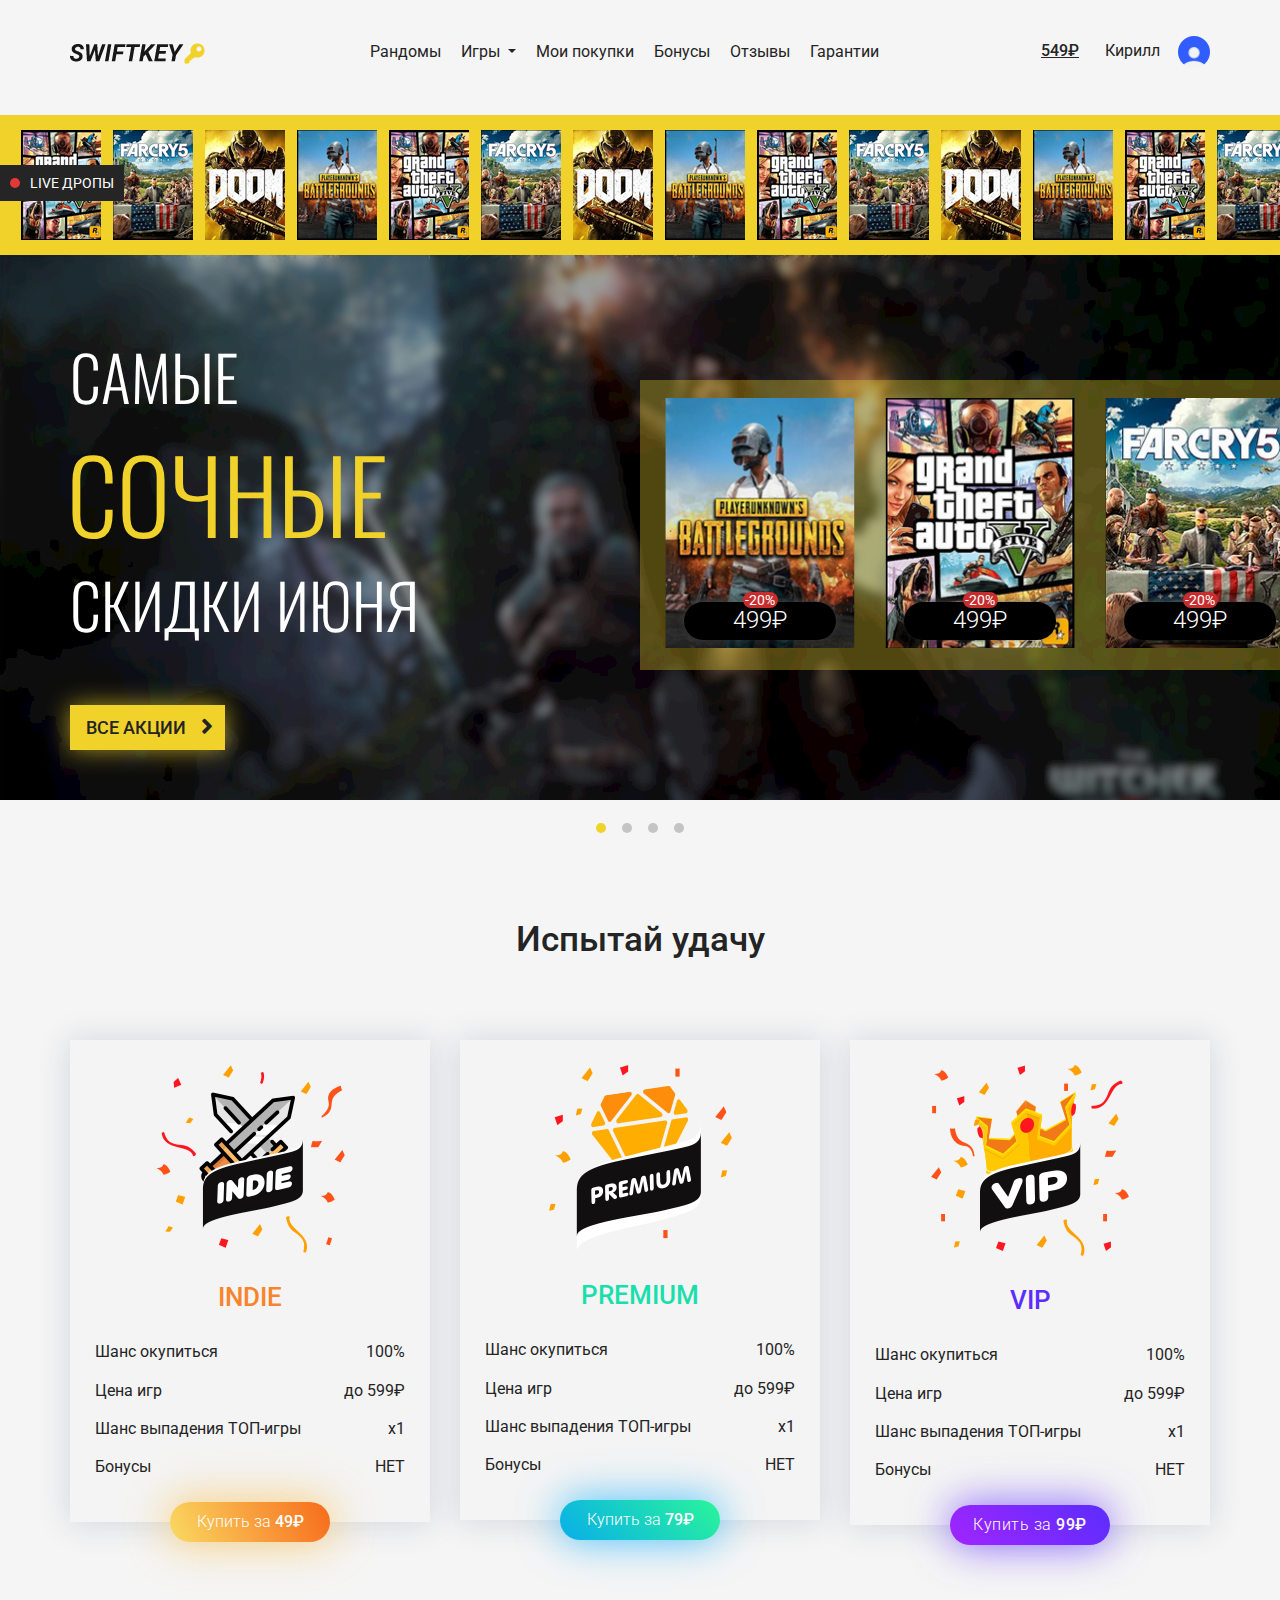
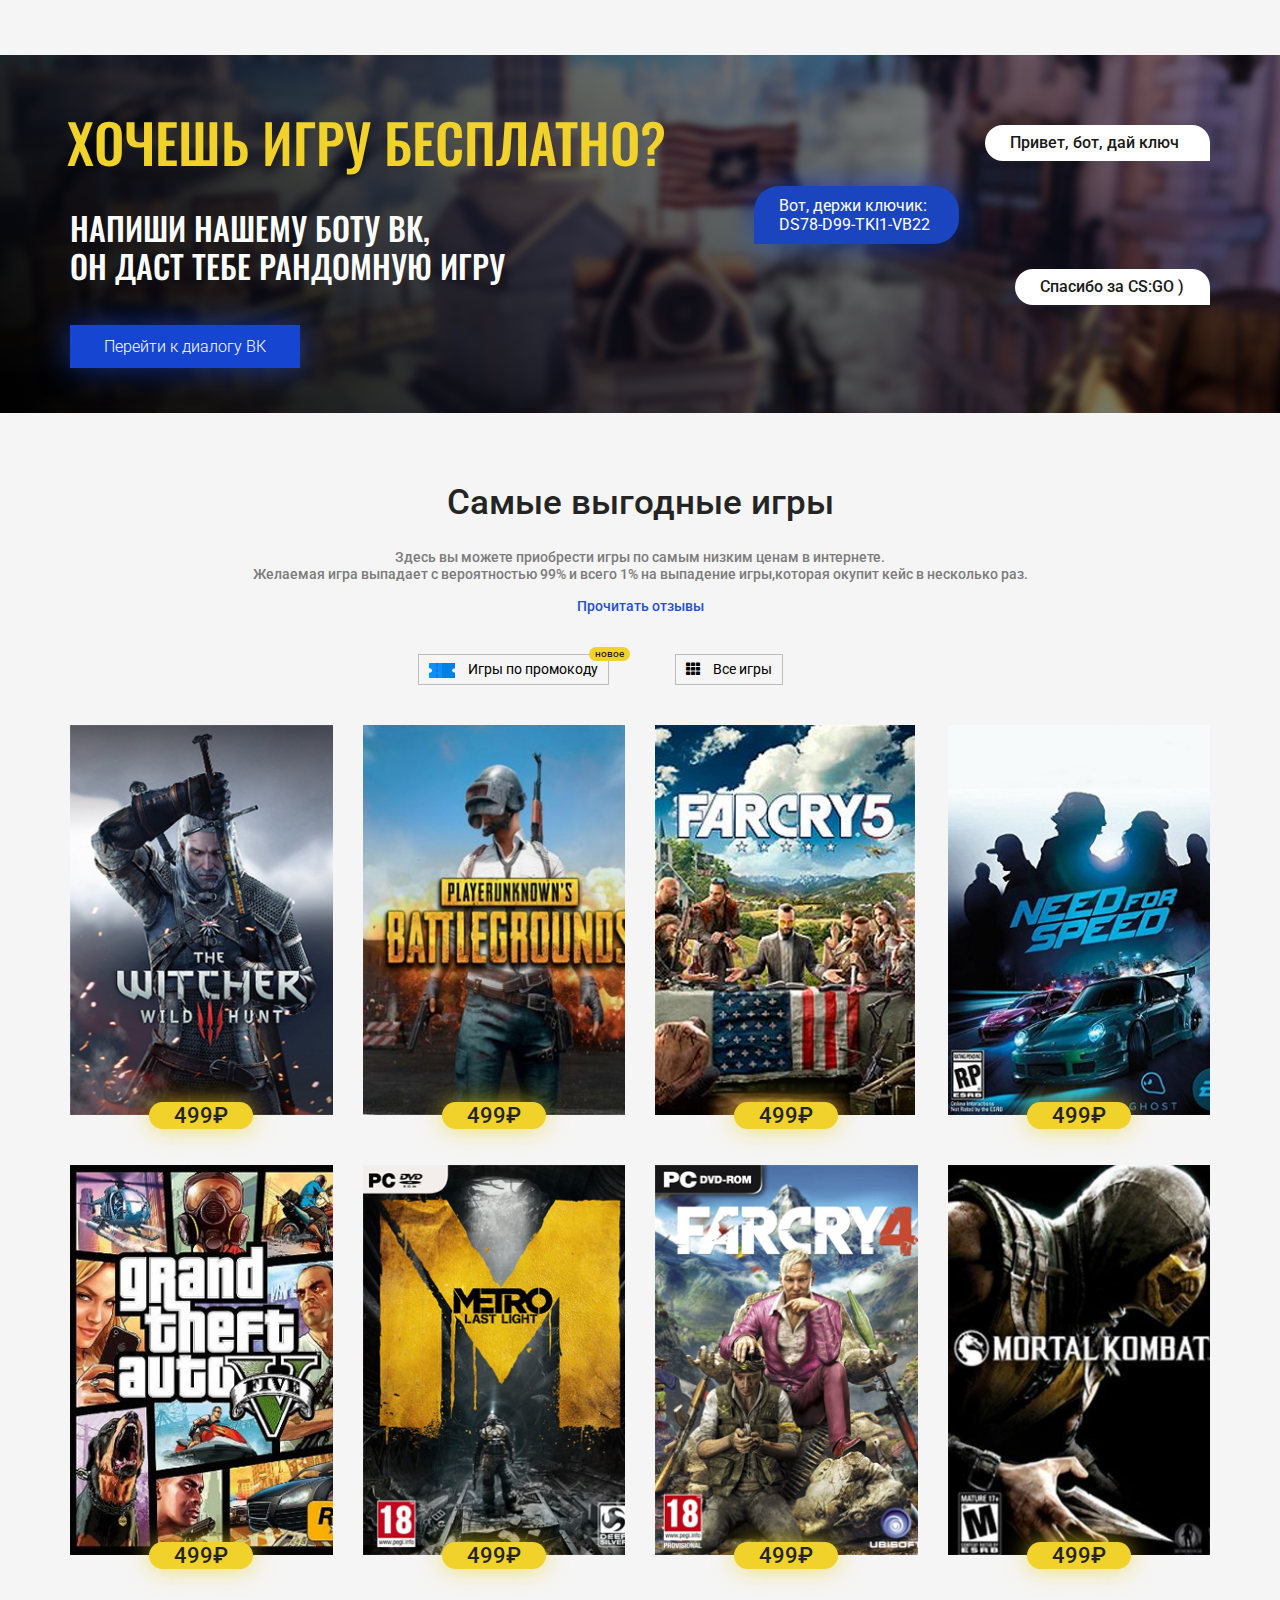
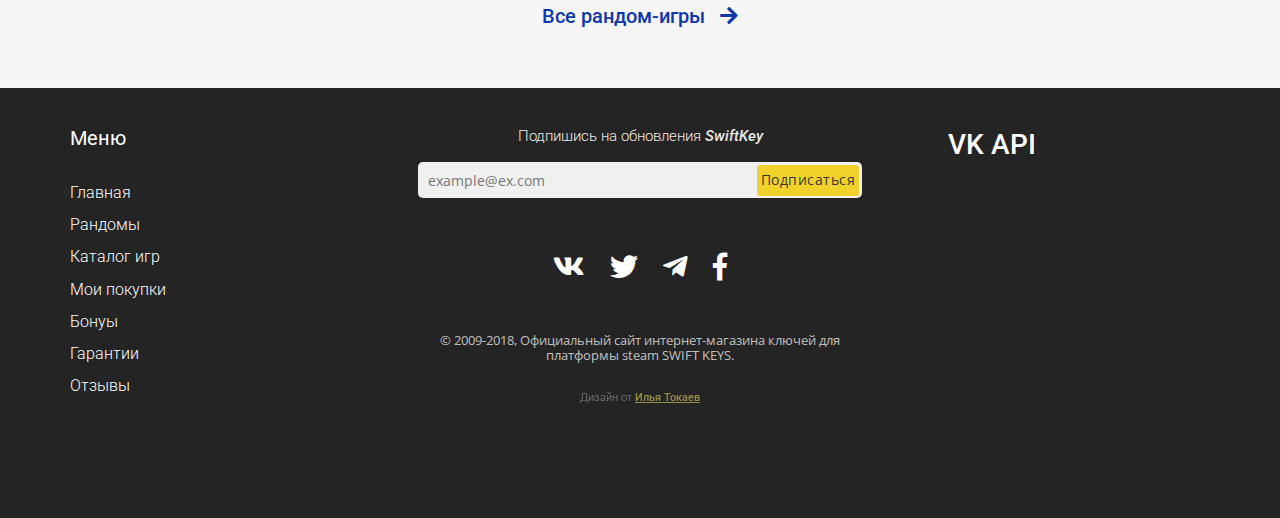
<file: index.html>
<!DOCTYPE html>
<html>

<head>
    <meta charset="utf-8">
    <title></title>
    <meta name="viewport" content="width=device-width, initial-scale=1, shrink-to-fit=no">
    <link rel="stylesheet" href="css/fontawesome/fontawesome-all.css">
    <link rel="stylesheet" href="css/bootstrap.css">
    <link rel="stylesheet" href="css/flickity.css">
    <link rel="stylesheet" href="css/lightbox.css">
    <link rel="stylesheet" href="css/style.css">
    <link rel="stylesheet" href="css/media.css">
</head>

<body>

    <!-- Header -->
    <div class="container-fluid">
        <div class="container">
          <header>
            <div class="menu">
              <nav class="navbar navbar-expand-md">
                <a class="navbar-brand" href="index.html">
                  <img src="img/logo.png">
                </a>
                <button class="navbar-toggler collapsed" type="button" data-toggle="collapse" data-target="#collapsibleNavbar"
                  aria-expanded="false" style="">
                  <i class="fas fa-bars"></i>
                </button>
                <div class="navbar-collapse collapse menu_margin" id="collapsibleNavbar" style="">
                  <ul class="navbar-nav menu_list">
                    <li class="nav-item">
                      <a class="nav-link" href="randoms.html">Рандомы</a>
                    </li>
                    <li class="nav-item dropdown">
                      <a class="nav-link dropdown-toggle" href="#" id="navbardrop"
                        data-toggle="dropdown">
                        Игры
                      </a>
                      <ul class="dropdown-menu drop_down_menu">
                        <li><a class="dropdown-item" href="game_rn.html"><img src="img/icon_menu.png">
                            Рандом-игры</a></li>
                        <li><a class="dropdown-item" href="promo.html"><img src="img/icon_menu_2.png">
                            Игры по промокоду</a></li>
                        <li><a class="dropdown-item" href="catalog.html"><i class="fas fa-th"></i>
                            Все игры</a></li>
                      </ul>
                    </li>
                    <li class="nav-item">
                      <a class="nav-link" href="lk.html">Мои покупки</a>
                    </li>
                    <li class="nav-item">
                      <a class="nav-link" href="bonus.html">Бонусы</a>
                    </li>
                    <li class="nav-item">
                      <a class="nav-link" href="review.html">Отзывы</a>
                    </li>
                    <li class="nav-item">
                      <a class="nav-link" href="garants.html">Гарантии</a>
                    </li>
                  </ul>
                  <ul class="menu_list menu_list_2 menu_list_3">
                    <li class="user_label">
                        <span class="current_acc">549₽</span> 
                        <span class="user_name">Кирилл</span>
                        <div class="user_icon"></div>
                    </li>
                    <li class="mobile_only">
                      <button class="btn btn_2 log_out_hide">Выйти</button>
                    </li>
                  </ul>
                  <ul class="menu_list menu_list_2" style="display:none;">
                    <li>
                      <button class="btn btn_2" data-toggle="modal" data-target="#login">Войти</button>
                    </li>
                  </ul>
                </div>
              </nav>
            </div>
          </header>
        </div>
      </div>

    <!-- Header End -->


    <!-- Live -->

    <div class="container-fluid live_fluid">
        <div class="live_drop">
            <p>
                <div class="circle"></div> LIVE ДРОПЫ
            </p>
        </div>
        <div class="live-carousel">
            <div class="carousel-cell">
                <div class="inner_live_box">
                    <div class="inner_live_img">
                        <img src="img/live_1.png">
                    </div>
                    <div class="inner_live_title">
                        <span class="triangle"></span>
                        <p>GTA</p>
                    </div>
                </div>
            </div>
            <div class="carousel-cell">
                <div class="inner_live_box">
                    <div class="inner_live_img">
                        <img src="img/live_2.png">
                    </div>
                    <div class="inner_live_title">
                        <span class="triangle"></span>
                        <p>FC5</p>
                    </div>
                </div>
            </div>
            <div class="carousel-cell">
                <div class="inner_live_box">
                    <div class="inner_live_img">
                        <img src="img/live_3.png">
                    </div>
                    <div class="inner_live_title">
                        <span class="triangle"></span>
                        <p>DOOM</p>
                    </div>
                </div>
            </div>
            <div class="carousel-cell">
                <div class="inner_live_box">
                    <div class="inner_live_img">
                        <img src="img/live_4.png">
                    </div>
                    <div class="inner_live_title">
                        <span class="triangle"></span>
                        <p>Bettelfid</p>
                    </div>
                </div>
            </div>
            <div class="carousel-cell">
                <div class="inner_live_box">
                    <div class="inner_live_img">
                        <img src="img/live_1.png">
                    </div>
                    <div class="inner_live_title">
                        <span class="triangle"></span>
                        <p>GTA</p>
                    </div>
                </div>
            </div>
            <div class="carousel-cell">
                <div class="inner_live_box">
                    <div class="inner_live_img">
                        <img src="img/live_2.png">
                    </div>
                    <div class="inner_live_title">
                        <span class="triangle"></span>
                        <p>FC5</p>
                    </div>
                </div>
            </div>
            <div class="carousel-cell">
                <div class="inner_live_box">
                    <div class="inner_live_img">
                        <img src="img/live_3.png">
                    </div>
                    <div class="inner_live_title">
                        <span class="triangle"></span>
                        <p>DOOM</p>
                    </div>
                </div>
            </div>
            <div class="carousel-cell">
                <div class="inner_live_box">
                    <div class="inner_live_img">
                        <img src="img/live_4.png">
                    </div>
                    <div class="inner_live_title">
                        <span class="triangle"></span>
                        <p>Bettelfid</p>
                    </div>
                </div>
            </div>
            <div class="carousel-cell">
                <div class="inner_live_box">
                    <div class="inner_live_img">
                        <img src="img/live_1.png">
                    </div>
                    <div class="inner_live_title">
                        <span class="triangle"></span>
                        <p>GTA</p>
                    </div>
                </div>
            </div>
            <div class="carousel-cell">
                <div class="inner_live_box">
                    <div class="inner_live_img">
                        <img src="img/live_2.png">
                    </div>
                    <div class="inner_live_title">
                        <span class="triangle"></span>
                        <p>FC5</p>
                    </div>
                </div>
            </div>
            <div class="carousel-cell">
                <div class="inner_live_box">
                    <div class="inner_live_img">
                        <img src="img/live_3.png">
                    </div>
                    <div class="inner_live_title">
                        <span class="triangle"></span>
                        <p>DOOM</p>
                    </div>
                </div>
            </div>
            <div class="carousel-cell">
                <div class="inner_live_box">
                    <div class="inner_live_img">
                        <img src="img/live_4.png">
                    </div>
                    <div class="inner_live_title">
                        <span class="triangle"></span>
                        <p>Bettelfid</p>
                    </div>
                </div>
            </div>
            <div class="carousel-cell">
                <div class="inner_live_box">
                    <div class="inner_live_img">
                        <img src="img/live_1.png">
                    </div>
                    <div class="inner_live_title">
                        <span class="triangle"></span>
                        <p>GTA</p>
                    </div>
                </div>
            </div>
            <div class="carousel-cell">
                <div class="inner_live_box">
                    <div class="inner_live_img">
                        <img src="img/live_2.png">
                    </div>
                    <div class="inner_live_title">
                        <span class="triangle"></span>
                        <p>FC5</p>
                    </div>
                </div>
            </div>
            <div class="carousel-cell">
                <div class="inner_live_box">
                    <div class="inner_live_img">
                        <img src="img/live_3.png">
                    </div>
                    <div class="inner_live_title">
                        <span class="triangle"></span>
                        <p>DOOM</p>
                    </div>
                </div>
            </div>
            <div class="carousel-cell">
                <div class="inner_live_box">
                    <div class="inner_live_img">
                        <img src="img/live_4.png">
                    </div>
                    <div class="inner_live_title">
                        <span class="triangle"></span>
                        <p>Bettelfid</p>
                    </div>
                </div>
            </div>
        </div>
    </div>

    <!-- Live End -->

    <div class="container-fluid slider_fluid">
        <div class="slider-carousel">
            <div class="carousel-cell">
                <div class="slider_box">
                    <div class="blur"></div>
                    <div class="container">
                        <p class="slide_text_min">САМЫЕ</p>
                        <p class="slide_text_max">СОЧНЫЕ</p>
                        <p class="slide_text_min">СКИДКИ ИЮНЯ</p>
                        <a class="btn slider_btn" href="#">ВСЕ АКЦИИ <i class="fas fa-angle-right"></i></a>
                    </div>
                    <div class="inner_slider_box">
                        <div class="game_box_inner_slider">
                            <div class="inner_slider_img slider_img_4"></div>
                            <div class="inner_slider_title">
                                <span class="slider_sale">-20%</span>
                                <p>499₽</p>
                            </div>
                        </div>
                        <div class="game_box_inner_slider">
                            <div class="inner_slider_img slider_img_1"></div>
                            <div class="inner_slider_title">
                                <span class="slider_sale">-20%</span>
                                <p>499₽</p>
                            </div>
                        </div>
                        <div class="game_box_inner_slider">
                            <div class="inner_slider_img slider_img_2"></div>
                            <div class="inner_slider_title">
                                <span class="slider_sale">-20%</span>
                                <p>499₽</p>
                            </div>
                        </div>
                        <div class="game_box_inner_slider">
                            <div class="inner_slider_img slider_img_3"></div>
                            <div class="inner_slider_title">
                                <span class="slider_sale">-20%</span>
                                <p>499₽</p>
                            </div>
                        </div>
                    </div>
                </div>
            </div>
            <div class="carousel-cell">
                <div class="slider_box">
                    <div class="blur"></div>
                    <div class="container">
                        <p class="slide_text_min">САМЫЕ</p>
                        <p class="slide_text_max">СОЧНЫЕ</p>
                        <p class="slide_text_min">СКИДКИ ИЮНЯ</p>
                        <a class="btn slider_btn" href="#">ВСЕ АКЦИИ <i class="fas fa-angle-right"></i></a>
                    </div>
                    <div class="inner_slider_box">
                        <div class="game_box_inner_slider">
                            <div class="inner_slider_img slider_img_4"></div>
                            <div class="inner_slider_title">
                                <span class="slider_sale">-20%</span>
                                <p>499₽</p>
                            </div>
                        </div>
                        <div class="game_box_inner_slider">
                            <div class="inner_slider_img slider_img_1"></div>
                            <div class="inner_slider_title">
                                <span class="slider_sale">-20%</span>
                                <p>499₽</p>
                            </div>
                        </div>
                        <div class="game_box_inner_slider">
                            <div class="inner_slider_img slider_img_2"></div>
                            <div class="inner_slider_title">
                                <span class="slider_sale">-20%</span>
                                <p>499₽</p>
                            </div>
                        </div>
                        <div class="game_box_inner_slider">
                            <div class="inner_slider_img slider_img_3"></div>
                            <div class="inner_slider_title">
                                <span class="slider_sale">-20%</span>
                                <p>499₽</p>
                            </div>
                        </div>
                    </div>
                </div>
            </div>
            <div class="carousel-cell">
                <div class="slider_box">
                    <div class="blur"></div>
                    <div class="container">
                        <p class="slide_text_min">САМЫЕ</p>
                        <p class="slide_text_max">СОЧНЫЕ</p>
                        <p class="slide_text_min">СКИДКИ ИЮНЯ</p>
                        <a class="btn slider_btn" href="#">ВСЕ АКЦИИ <i class="fas fa-angle-right"></i></a>
                    </div>
                    <div class="inner_slider_box">
                        <div class="game_box_inner_slider">
                            <div class="inner_slider_img slider_img_4"></div>
                            <div class="inner_slider_title">
                                <span class="slider_sale">-20%</span>
                                <p>499₽</p>
                            </div>
                        </div>
                        <div class="game_box_inner_slider">
                            <div class="inner_slider_img slider_img_1"></div>
                            <div class="inner_slider_title">
                                <span class="slider_sale">-20%</span>
                                <p>499₽</p>
                            </div>
                        </div>
                        <div class="game_box_inner_slider">
                            <div class="inner_slider_img slider_img_2"></div>
                            <div class="inner_slider_title">
                                <span class="slider_sale">-20%</span>
                                <p>499₽</p>
                            </div>
                        </div>
                        <div class="game_box_inner_slider">
                            <div class="inner_slider_img slider_img_3"></div>
                            <div class="inner_slider_title">
                                <span class="slider_sale">-20%</span>
                                <p>499₽</p>
                            </div>
                        </div>
                    </div>
                </div>
            </div>
            <div class="carousel-cell">
                <div class="slider_box">
                    <div class="blur"></div>
                    <div class="container">
                        <p class="slide_text_min">САМЫЕ</p>
                        <p class="slide_text_max">СОЧНЫЕ</p>
                        <p class="slide_text_min">СКИДКИ ИЮНЯ</p>
                        <a class="btn slider_btn" href="#">ВСЕ АКЦИИ <i class="fas fa-angle-right"></i></a>
                    </div>
                    <div class="inner_slider_box">
                        <div class="game_box_inner_slider">
                            <div class="inner_slider_img slider_img_4"></div>
                            <div class="inner_slider_title">
                                <span class="slider_sale">-20%</span>
                                <p>499₽</p>
                            </div>
                        </div>
                        <div class="game_box_inner_slider">
                            <div class="inner_slider_img slider_img_1"></div>
                            <div class="inner_slider_title">
                                <span class="slider_sale">-20%</span>
                                <p>499₽</p>
                            </div>
                        </div>
                        <div class="game_box_inner_slider">
                            <div class="inner_slider_img slider_img_2"></div>
                            <div class="inner_slider_title">
                                <span class="slider_sale">-20%</span>
                                <p>499₽</p>
                            </div>
                        </div>
                        <div class="game_box_inner_slider">
                            <div class="inner_slider_img slider_img_3"></div>
                            <div class="inner_slider_title">
                                <span class="slider_sale">-20%</span>
                                <p>499₽</p>
                            </div>
                        </div>
                    </div>
                </div>
            </div>
        </div>
    </div>


    <div class="container-fluid succes_fluid">
        <div class="container">
            <p class="title_md">Испытай удачу</p>
            <div class="row succes_row">
                <div class="col-md-4">
                    <div class="succes_box">
                        <div class="succes_img">
                            <img src="img/succes_1.png">
                        </div>
                        <p class="succes_title indie">INDIE</p>
                        <ul class="succes_list">
                            <li><span>Шанс окупиться</span><span>100%</span></li>
                            <li><span>Цена игр</span><span>до 599₽</span></li>
                            <li><span>Шанс выпадения ТОП-игры</span><span>х1</span></li>
                            <li><span>Бонусы</span><span>НЕТ</span></li>
                        </ul>
                        <div class="succes_btn_box">
                            <button class="btn succes_btn indie">Купить за <span>49&#8381;</span></button>
                        </div>
                    </div>
                </div>
                <div class="col-md-4">
                    <div class="succes_box">
                        <div class="succes_img">
                            <img src="img/succes_2.png">
                        </div>
                        <p class="succes_title premium">PREMIUM</p>
                        <ul class="succes_list">
                            <li><span>Шанс окупиться</span><span>100%</span></li>
                            <li><span>Цена игр</span><span>до 599₽</span></li>
                            <li><span>Шанс выпадения ТОП-игры</span><span>х1</span></li>
                            <li><span>Бонусы</span><span>НЕТ</span></li>
                        </ul>
                        <div class="succes_btn_box">
                            <button class="btn succes_btn premium">Купить за <span>79&#8381;</span></button>
                        </div>
                    </div>
                </div>
                <div class="col-md-4">
                    <div class="succes_box">
                        <div class="succes_img">
                            <img src="img/succes_3.png">
                        </div>
                        <p class="succes_title vip">VIP</p>
                        <ul class="succes_list">
                            <li><span>Шанс окупиться</span><span>100%</span></li>
                            <li><span>Цена игр</span><span>до 599₽</span></li>
                            <li><span>Шанс выпадения ТОП-игры</span><span>х1</span></li>
                            <li><span>Бонусы</span><span>НЕТ</span></li>
                        </ul>
                        <div class="succes_btn_box">
                            <button class="btn succes_btn vip">Купить за <span>99&#8381;</span></button>
                        </div>
                    </div>
                </div>
            </div>
        </div>
    </div>

    <div class="container-fluid free_fluid">
        <div class="container free_container">
            <div class="free_left">
                <p class="slide_text_max du_want">ХОЧЕШЬ ИГРУ БЕСПЛАТНО?</p>
                <p class="free_text_min">НАПИШИ НАШЕМУ БОТУ ВК, <br> ОН ДАСТ ТЕБЕ РАНДОМНУЮ ИГРУ
                </p>
                <a class="btn free_btn">Перейти к диалогу ВК</a>
            </div>
            <div class="free_right">
                <ul class="message_list">
                    <li>Привет, бот, дай ключ</li>
                    <li>Вот, держи ключик: DS78-D99-TKI1-VB22</li>
                    <li>Cпасибо за CS:GO )</li>
                </ul>
            </div>
        </div>
    </div>


    <div class="container-fluid top_games_fluid">
        <div class="container">
            <p class="title_md">Самые выгодные игры</p>
            <div class="row">
                <div class="col-md-10 offset-md-1 text-center">
                    <p class="under_title">Здесь вы можете приобрести игры по самым низким ценам в интернете. <br>
                        Желаемая игра выпадает с вероятностью 99% и всего 1% на выпадение игры,которая окупит кейс в
                        несколько раз.</p>
                    <a href="review.html" class="see_review">Прочитать отзывы</a>
                    <div class="top_game_btns">
                        <a href="#"><button class="top_game_btn_a"><img src="img/voucher.png"> Игры по промокоду<span
                                    class="new">новое</span> </button></a>
                        <a href="#"><button class="top_game_btn_a"><i class="fas fa-th"></i> Все игры</button></a>
                    </div>
                </div>
            </div>

            <div class="row">
                <div class="col-6 col-sm-6 col-md-6 col-lg-3">
                    <div class="game_box">
                        <div class="game_img">
                            <img src="img/game_1.jpg">
                        </div>
                        <div class="game_box_inner">
                            <p class="game_box_title">The Witcher 3: Wild Hunt</p>
                            <p class="game_box_text">ПРИКЛЮЧЕНИЯ, RPG</p>
                        </div>
                        <div class="game_price_box">
                            <p class="game_price">499&#8381;</p>
                        </div>
                    </div>
                </div>
                <div class="col-6 col-sm-6 col-md-6 col-lg-3">
                    <div class="game_box">
                        <div class="game_img">
                            <img src="img/game_2.jpg">
                        </div>
                        <div class="game_box_inner">
                            <p class="game_box_title">The Witcher 3: Wild Hunt</p>
                            <p class="game_box_text">ПРИКЛЮЧЕНИЯ, RPG</p>
                        </div>
                        <div class="game_price_box">
                            <p class="game_price">499&#8381;</p>
                        </div>
                    </div>
                </div>
                <div class="col-6 col-sm-6 col-md-6 col-lg-3">
                    <div class="game_box">
                        <div class="game_img">
                            <img src="img/game_3.jpg">
                        </div>
                        <div class="game_box_inner">
                            <p class="game_box_title">The Witcher 3: Wild Hunt</p>
                            <p class="game_box_text">ПРИКЛЮЧЕНИЯ, RPG</p>
                        </div>
                        <div class="game_price_box">
                            <p class="game_price">499&#8381;</p>
                        </div>
                    </div>
                </div>
                <div class="col-6 col-sm-6 col-md-6 col-lg-3">
                    <div class="game_box">
                        <div class="game_img">
                            <img src="img/game_4.jpg">
                        </div>
                        <div class="game_box_inner">
                            <p class="game_box_title">The Witcher 3: Wild Hunt</p>
                            <p class="game_box_text">ПРИКЛЮЧЕНИЯ, RPG</p>
                        </div>
                        <div class="game_price_box">
                            <p class="game_price">499&#8381;</p>
                        </div>
                    </div>
                </div>
                <div class="col-6 col-sm-6 col-md-6 col-lg-3">
                    <div class="game_box">
                        <div class="game_img">
                            <img src="img/game_5.jpg">
                        </div>
                        <div class="game_box_inner">
                            <p class="game_box_title">The Witcher 3: Wild Hunt</p>
                            <p class="game_box_text">ПРИКЛЮЧЕНИЯ, RPG</p>
                        </div>
                        <div class="game_price_box">
                            <p class="game_price">499&#8381;</p>
                        </div>
                    </div>
                </div>
                <div class="col-6 col-sm-6 col-md-6 col-lg-3">
                    <div class="game_box">
                        <div class="game_img">
                            <img src="img/game_6.jpg">
                        </div>
                        <div class="game_box_inner">
                            <p class="game_box_title">The Witcher 3: Wild Hunt</p>
                            <p class="game_box_text">ПРИКЛЮЧЕНИЯ, RPG</p>
                        </div>
                        <div class="game_price_box">
                            <p class="game_price">499&#8381;</p>
                        </div>
                    </div>
                </div>
                <div class="col-6 col-sm-6 col-md-6 col-lg-3">
                    <div class="game_box">
                        <div class="game_img">
                            <img src="img/game_7.jpg">
                        </div>
                        <div class="game_box_inner">
                            <p class="game_box_title">The Witcher 3: Wild Hunt</p>
                            <p class="game_box_text">ПРИКЛЮЧЕНИЯ, RPG</p>
                        </div>
                        <div class="game_price_box">
                            <p class="game_price">499&#8381;</p>
                        </div>
                    </div>
                </div>
                <div class="col-6 col-sm-6 col-md-6 col-lg-3">
                    <div class="game_box">
                        <div class="game_img">
                            <img src="img/game_8.jpg">
                        </div>
                        <div class="game_box_inner">
                            <p class="game_box_title">The Witcher 3: Wild Hunt</p>
                            <p class="game_box_text">ПРИКЛЮЧЕНИЯ, RPG</p>
                        </div>
                        <div class="game_price_box">
                            <p class="game_price">499&#8381;</p>
                        </div>
                    </div>
                </div>
                <div class="col-12 text-center">
                    <a href="random.html" class="see_rnd_game">Все рандом-игры <i class="fas fa-arrow-right"></i></a>
                </div>
            </div>
        </div>
    </div>


    <div class="container-fluid footer_fluid">
        <div class="container">
            <footer class="row">
                <div class="col-0 col-md-2">
                    <p class="footer_title">Меню</p>
                    <ul class="footer_menu_list">
                        <li><a href="#">Главная</a></li>
                        <li><a href="#">Рандомы</a></li>
                        <li><a href="#">Каталог игр</a></li>
                        <li><a href="#">Мои покупки</a></li>
                        <li><a href="#">Бонуы</a></li>
                        <li><a href="#">Гарантии</a></li>
                        <li><a href="#">Отзывы</a></li>
                    </ul>
                </div>
                <div class="col-md-6 offset-md-1 footer_center">
                    <div class="footer_center_box">
                        <p class="footer_title_min">Подпишись на обновления <i>SwiftKey</i></p>
                        <form class="footer_form">
                            <input type="text" name="email" placeholder="example@ex.com">
                            <button class="footer_form_btn">Подписаться</button>
                        </form>
                        <ul class="share_icon_lis">
                            <li><a href="#"><i class="fab fa-vk"></i></a></li>
                            <li><a href="#"><i class="fab fa-twitter"></i></a></li>
                            <li><a href="#"><i class="fab fa-telegram-plane"></i></a></li>
                            <li><a href="#"><i class="fab fa-facebook-f"></i></a></li>
                        </ul>
                        <div class="col-md-3 mobile_vkapi">
                            <h3>VK API</h3>
                        </div>
                        <p class="copright_text">© 2009-2018, Официальный сайт интернет-магазина ключей для платформы
                            steam SWIFT KEYS.</p>
                        <p class="created_by">Дизайн от <a href="#">Илья Токаев</a></p>
                    </div>
                </div>
                <div class="col-md-3 vkapi">
                    <h3>VK API</h3>
                </div>
            </footer>
        </div>
    </div>


    <!-- Modal -->

    <!-- For Login -->

    <div class="modal fade" id="login" style="display: none;" aria-hidden="true">
    <div class="modal-dialog modal-md">
      <div class="modal-content">

        <!-- Modal Header -->
        <div class="modal-header">
          <button type="button" class="close" data-dismiss="modal">
            <svg xmlns="http://www.w3.org/2000/svg" xmlns:xlink="http://www.w3.org/1999/xlink" version="1.1" id="Capa_1"
              x="0px" y="0px" viewBox="0 0 47.971 47.971" style="enable-background:new 0 0 47.971 47.971;" xml:space="preserve"
              width="20px" height="20px">
              <g>
                <path d="M28.228,23.986L47.092,5.122c1.172-1.171,1.172-3.071,0-4.242c-1.172-1.172-3.07-1.172-4.242,0L23.986,19.744L5.121,0.88   c-1.172-1.172-3.07-1.172-4.242,0c-1.172,1.171-1.172,3.071,0,4.242l18.865,18.864L0.879,42.85c-1.172,1.171-1.172,3.071,0,4.242   C1.465,47.677,2.233,47.97,3,47.97s1.535-0.293,2.121-0.879l18.865-18.864L42.85,47.091c0.586,0.586,1.354,0.879,2.121,0.879   s1.535-0.293,2.121-0.879c1.172-1.171,1.172-3.071,0-4.242L28.228,23.986z"
                  fill="#FFFFFF"></path>
              </g>
            </svg>
          </button>
        </div>

        <!-- Modal body -->
        <div class="modal-body">
          <h1 class="modal_balance_title">Вход в аккаунт</h1>
          <p class="modal_balance_under_title">Войти с помощью:</p>
          <ul class="logon_list">
            <li class="steam"><i class="icons fab fa-steam-symbol"></i> STEAM</li>
            <li class="vk"><i class="icons fab fa-vk"></i> ВКонтакте</li>
            <li class="fb"><i class="icons fab fa-facebook-square"></i> Facebook</li>
          </ul>
        </div>
      </div>
    </div>
  </div>


    <!-- Modal End -->


    <script src="js/jquery-3.3.1.min.js"></script>
    <script src="js/flickity.pkgd.min.js"></script>
    <script src="js/tether.js"></script>
    <script src="js/bootstrap.js"></script>
    <script src="js/lightbox.js"></script>
    <script src="js/script.js"></script>
    <script type="text/javascript">
        $(document).scroll(function () {
            var top = $(document).scrollTop();
            if (top >= 360) {
                $('.succes_box').addClass('animated');
                $('.succes_box').addClass('animatedFadeInUp');
                $('.succes_box').addClass('fadeInUp');
            };
            if (top >= $('.top_games_fluid').offset().top) {
                $('.game_box').addClass('animated');
                $('.game_box').addClass('animatedFadeInUp');
                $('.game_box').addClass('fadeInUp');
            }
        })
    </script>
</body>

</html>
</file>
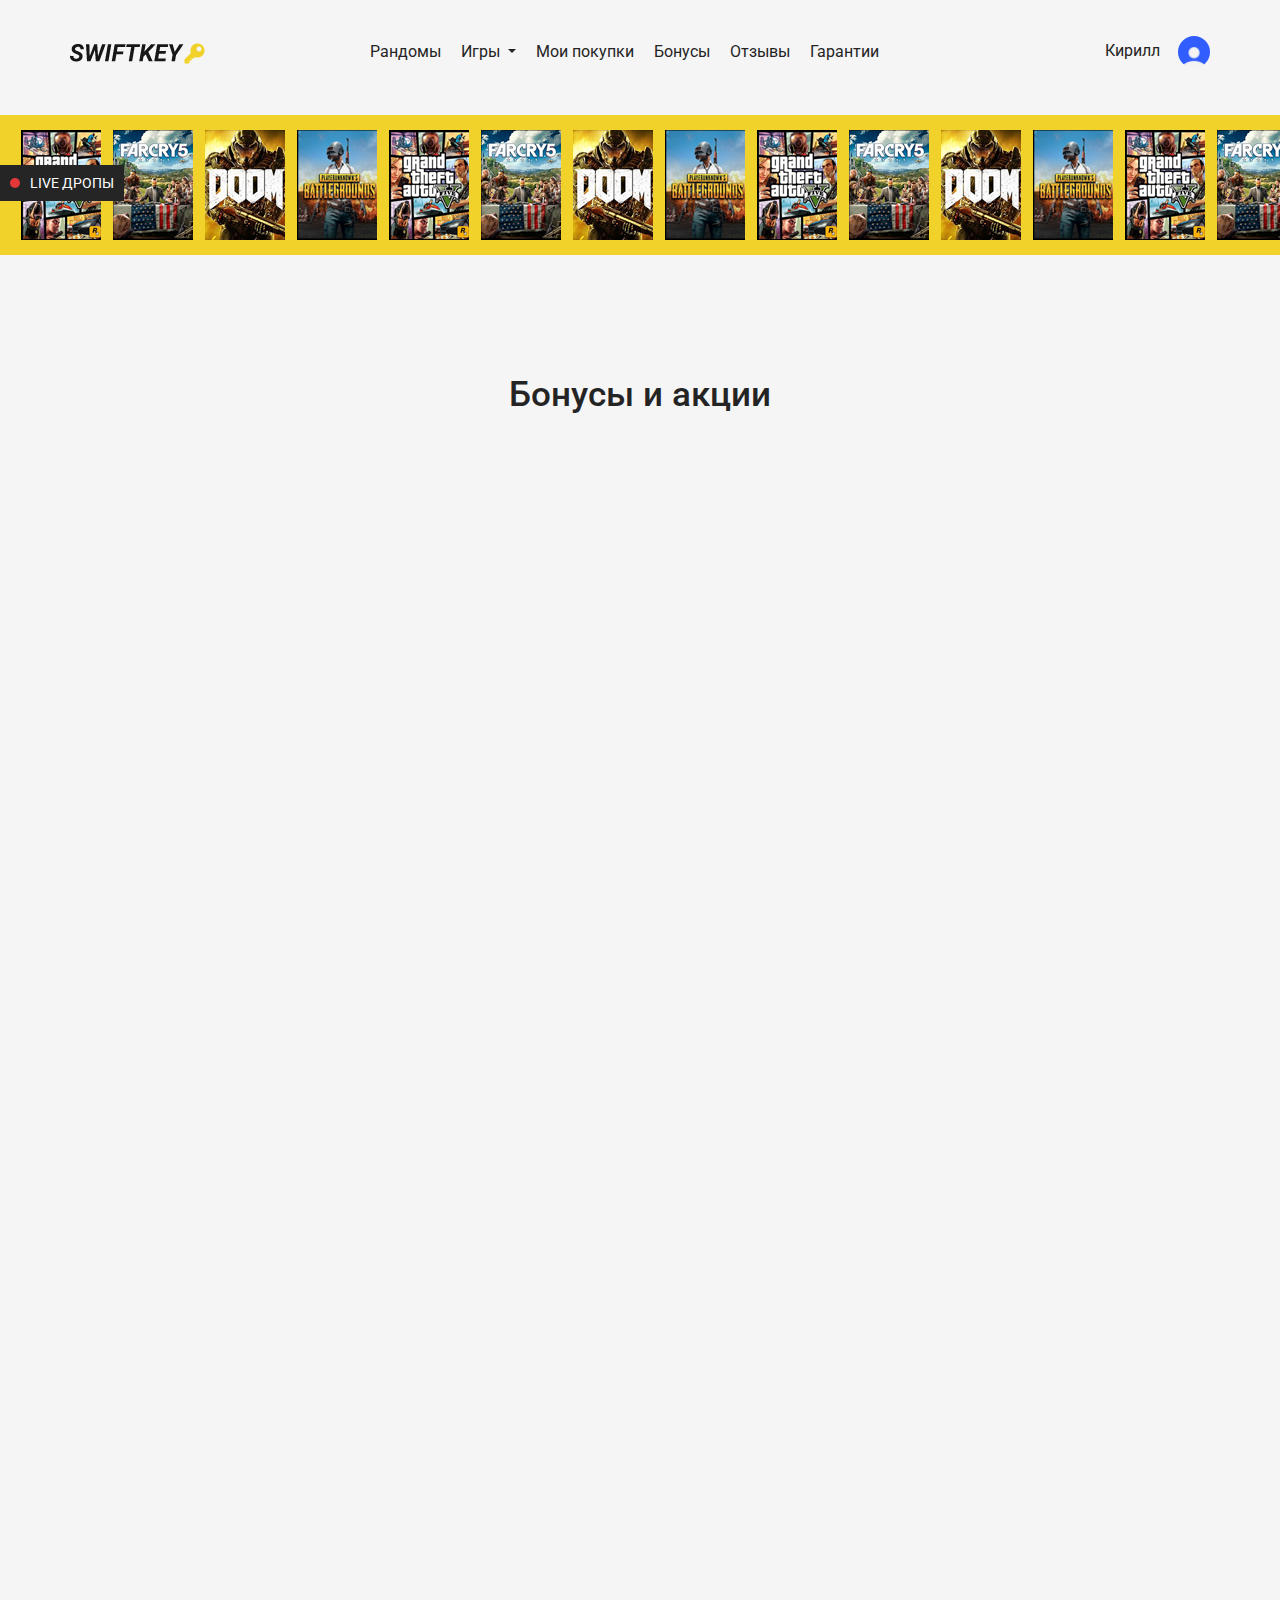
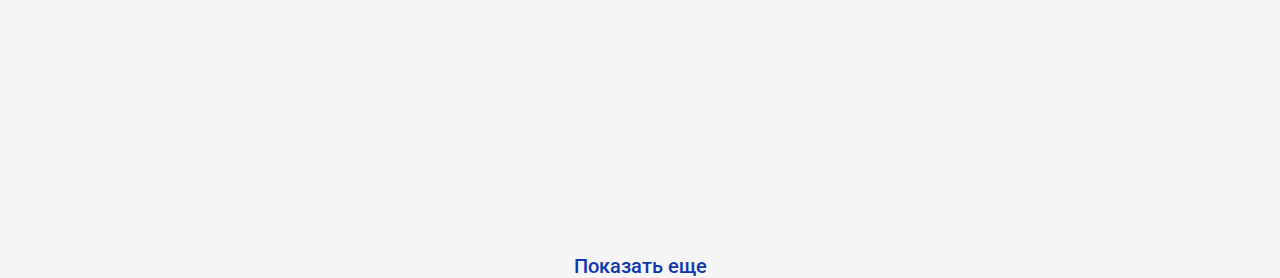
<file: bonus.html>
<!DOCTYPE html>
<html>
<head>
  <meta charset="utf-8">
  <title></title>
  <meta name="viewport" content="width=device-width, initial-scale=1, shrink-to-fit=no">
  <link rel="stylesheet" href="css/fontawesome/fontawesome-all.css">
  <link rel="stylesheet" href="css/bootstrap.css">
  <link rel="stylesheet" href="css/flickity.css">
  <link rel="stylesheet" href="css/lightbox.css">
  <link rel="stylesheet" href="css/style.css">
  <link rel="stylesheet" href="css/media.css">
</head>
<body>

  <!-- Header -->

  <div class="container-fluid">
    <div class="container">
      <header>
        <div class="menu">
          <nav class="navbar navbar-expand-md">
            <a class="navbar-brand" href="index.html">
              <img src="img/logo.png">
            </a>
            <button class="navbar-toggler collapsed" type="button" data-toggle="collapse" data-target="#collapsibleNavbar"
              aria-expanded="false" style="">
              <i class="fas fa-bars"></i>
            </button>
            <div class="navbar-collapse collapse menu_margin" id="collapsibleNavbar" style="">
              <ul class="navbar-nav menu_list">
                <li class="nav-item">
                  <a class="nav-link" href="randoms.html">Рандомы</a>
                </li>
                <li class="nav-item dropdown">
                  <a class="nav-link dropdown-toggle" href="#" id="navbardrop"
                    data-toggle="dropdown">
                    Игры
                  </a>
                  <ul class="dropdown-menu drop_down_menu">
                    <li><a class="dropdown-item" href="game_rn.html"><img src="img/icon_menu.png">
                        Рандом-игры</a></li>
                    <li><a class="dropdown-item" href="promo.html"><img src="img/icon_menu_2.png">
                        Игры по промокоду</a></li>
                  </ul>
                </li>
                <li class="nav-item">
                  <a class="nav-link" href="lk.html">Мои покупки</a>
                </li>
                <li class="nav-item">
                  <a class="nav-link" href="bonus.html">Бонусы</a>
                </li>
                <li class="nav-item">
                  <a class="nav-link" href="review.html">Отзывы</a>
                </li>
                <li class="nav-item">
                  <a class="nav-link" href="garants.html">Гарантии</a>
                </li>
              </ul>
              <ul class="menu_list menu_list_2 menu_list_3">
                <li class="user_label">
                  <span class="user_name">Кирилл</span>
                  <div class="user_icon"></div>
                </li>
                <li class="mobile_only">
                  <button class="btn btn_2 log_out_hide">Выйти</button>
                </li>
              </ul>
              <ul class="menu_list menu_list_2" style="display:none;">
                <li>
                  <button class="btn btn_2" data-toggle="modal" data-target="#login">Войти</button>
                </li>
              </ul>
            </div>
          </nav>
        </div>
      </header>
    </div>
  </div>

  <!-- Header End -->


  <!-- Live -->

  <div class="container-fluid live_fluid">
    <div class="live_drop">
      <p><div class="circle"></div> LIVE ДРОПЫ</p>
    </div>
    <div class="live-carousel">
      <div class="carousel-cell">
        <div class="inner_live_box">
          <div class="inner_live_img">
            <img src="img/live_1.png">
          </div>
          <div class="inner_live_title">
            <span class="triangle"></span>
            <p>GTA</p>
          </div>
        </div>
      </div>
      <div class="carousel-cell">
        <div class="inner_live_box">
          <div class="inner_live_img">
            <img src="img/live_2.png">
          </div>
          <div class="inner_live_title">
            <span class="triangle"></span>
            <p>FC5</p>
          </div>
        </div>
      </div>
      <div class="carousel-cell">
        <div class="inner_live_box">
          <div class="inner_live_img">
            <img src="img/live_3.png">
          </div>
          <div class="inner_live_title">
            <span class="triangle"></span>
            <p>DOOM</p>
          </div>
        </div>
      </div>
      <div class="carousel-cell">
        <div class="inner_live_box">
          <div class="inner_live_img">
            <img src="img/live_4.png">
          </div>
          <div class="inner_live_title">
            <span class="triangle"></span>
            <p>Bettelfid</p>
          </div>
        </div>
      </div>
      <div class="carousel-cell">
        <div class="inner_live_box">
          <div class="inner_live_img">
            <img src="img/live_1.png">
          </div>
          <div class="inner_live_title">
            <span class="triangle"></span>
            <p>GTA</p>
          </div>
        </div>
      </div>
      <div class="carousel-cell">
        <div class="inner_live_box">
          <div class="inner_live_img">
            <img src="img/live_2.png">
          </div>
          <div class="inner_live_title">
            <span class="triangle"></span>
            <p>FC5</p>
          </div>
        </div>
      </div>
      <div class="carousel-cell">
        <div class="inner_live_box">
          <div class="inner_live_img">
            <img src="img/live_3.png">
          </div>
          <div class="inner_live_title">
            <span class="triangle"></span>
            <p>DOOM</p>
          </div>
        </div>
      </div>
      <div class="carousel-cell">
        <div class="inner_live_box">
          <div class="inner_live_img">
            <img src="img/live_4.png">
          </div>
          <div class="inner_live_title">
            <span class="triangle"></span>
            <p>Bettelfid</p>
          </div>
        </div>
      </div>
      <div class="carousel-cell">
        <div class="inner_live_box">
          <div class="inner_live_img">
            <img src="img/live_1.png">
          </div>
          <div class="inner_live_title">
            <span class="triangle"></span>
            <p>GTA</p>
          </div>
        </div>
      </div>
      <div class="carousel-cell">
        <div class="inner_live_box">
          <div class="inner_live_img">
            <img src="img/live_2.png">
          </div>
          <div class="inner_live_title">
            <span class="triangle"></span>
            <p>FC5</p>
          </div>
        </div>
      </div>
      <div class="carousel-cell">
        <div class="inner_live_box">
          <div class="inner_live_img">
            <img src="img/live_3.png">
          </div>
          <div class="inner_live_title">
            <span class="triangle"></span>
            <p>DOOM</p>
          </div>
        </div>
      </div>
      <div class="carousel-cell">
        <div class="inner_live_box">
          <div class="inner_live_img">
            <img src="img/live_4.png">
          </div>
          <div class="inner_live_title">
            <span class="triangle"></span>
            <p>Bettelfid</p>
          </div>
        </div>
      </div>
      <div class="carousel-cell">
        <div class="inner_live_box">
          <div class="inner_live_img">
            <img src="img/live_1.png">
          </div>
          <div class="inner_live_title">
            <span class="triangle"></span>
            <p>GTA</p>
          </div>
        </div>
      </div>
      <div class="carousel-cell">
        <div class="inner_live_box">
          <div class="inner_live_img">
            <img src="img/live_2.png">
          </div>
          <div class="inner_live_title">
            <span class="triangle"></span>
            <p>FC5</p>
          </div>
        </div>
      </div>
      <div class="carousel-cell">
        <div class="inner_live_box">
          <div class="inner_live_img">
            <img src="img/live_3.png">
          </div>
          <div class="inner_live_title">
            <span class="triangle"></span>
            <p>DOOM</p>
          </div>
        </div>
      </div>
      <div class="carousel-cell">
        <div class="inner_live_box">
          <div class="inner_live_img">
            <img src="img/live_4.png">
          </div>
          <div class="inner_live_title">
            <span class="triangle"></span>
            <p>Bettelfid</p>
          </div>
        </div>
      </div>
    </div>
  </div>

  <!-- Live End -->


  <div class="container-fluid bonus_fluid">
    <div class="container">
      <p class="title_md">Бонусы и акции</p>
      <div class="row">
        <div class="col-md-5">
          <div class="bonus_box bonus_box_1  animated animatedFadeInUp fadeInUp">
            <div class="bonus_img bonus_1"></div>
            <div class="bonus_inner">
              <p class="bonus_min_text">Вступи в группу ВК и получи</p>
              <p class="bonus_max_text">15&#8381; на счет </p>
              <div><button class="bonus_btn">Выполнить</button></div>
            </div>
          </div>
        </div>
        <div class="col-md-7">
          <div class="bonus_box bonus_box_2  animated animatedFadeInUp fadeInUp">
            <div class="bonus_img bonus_2"></div>
            <div class="bonus_inner">
              <p class="bonus_min_text">Распространяй реферальную ссылку и получай до 20% на счет</p>
              <p class="bonus_max_text bg_color min">swiftkey.ru/ref18682</p>
              <div><button class="bonus_btn">Выполнить</button></div>
            </div>
          </div>
        </div>
        <div class="col-md-12">
          <div class="bonus_box bonus_box_1  animated animatedFadeInUp fadeInUp">
            <div class="bonus_img bonus_3"></div>
            <div class="bonus_inner">
              <p class="bonus_min_text">Авторизируйся через Steam, Вконтакте или Facebook и получи</p>
              <p class="bonus_max_text">15&#8381; на счет </p>
              <div><button class="bonus_btn">Выполнить</button></div>
            </div>
          </div>
        </div>
        <div class="col-md-7">
          <div class="row">
            <div class="col-md-7">
              <div class="bonus_box bonus_box_1  animated animatedFadeInUp fadeInUp">
                <div class="bonus_img  bonus_5"></div>
                <div class="bonus_inner">
                  <p class="bonus_min_text">GTA V</p>
                  <p class="bonus_max_text min">- 30% скидка</p>
                  <div><button class="bonus_btn">Купить</button></div>
                </div>
              </div>
            </div>
            <div class="col-md-5 ">
              <div class="bonus_box bonus_box_1  animated animatedFadeInUp fadeInUp">
                <div class="bonus_img bonus_6"></div>
                <div class="bonus_inner">
                  <p class="bonus_min_text">Dark Souls</p>
                  <p class="bonus_max_text min_sm">-40% скидка</p>
                  <div><button class="bonus_btn">Купить</button></div>
                </div>
              </div>
            </div>
            <div class="col-md-5">
              <div class="bonus_box bonus_box_1  animated animatedFadeInUp fadeInUp">
                <div class="bonus_img bonus_7"></div>
                <div class="bonus_inner">
                  <p class="bonus_min_text">Fallout 2</p>
                  <p class="bonus_max_text min_sm">-10% скидка</p>
                  <div><button class="bonus_btn">Купить</button></div>
                </div>
              </div>
            </div>
            <div class="col-md-7">
              <div class="bonus_box bonus_box_1  animated animatedFadeInUp fadeInUp">
                <div class="bonus_img bonus_8"></div>
                <div class="bonus_inner">
                  <p class="bonus_min_text">Sleeping Dogs</p>
                  <p class="bonus_max_text min_sm">-70% скидка</p>
                  <div><button class="bonus_btn">Купить</button></div>
                </div>
              </div>
            </div>
          </div>
        </div>
        <div class="col-md-5">
          <div class="bonus_box bonus_box_3  animated animatedFadeInUp fadeInUp">
            <div class="bonus_img bonus_4"></div>
            <div class="bonus_inner">
              <p class="bonus_min_text">При пополнении на сумму более 500₽</p>
              <p class="bonus_max_text min">+20% к балансу</p>
              <div><button class="bonus_btn">Выполнить</button></div>
            </div>
          </div>
        </div>
        <div class="col-12 text-center">
          <a href="#" class="see_rnd_game">Показать еще</a>
        </div>
      </div>
    </div>
  </div>


      <!-- Modal -->

  <!-- For Login -->
  <div class="modal fade" id="login" style="display: none;" aria-hidden="true">
    <div class="modal-dialog modal-md">
      <div class="modal-content">

        <!-- Modal Header -->
        <div class="modal-header">
          <button type="button" class="close" data-dismiss="modal">
            <svg xmlns="http://www.w3.org/2000/svg" xmlns:xlink="http://www.w3.org/1999/xlink" version="1.1" id="Capa_1"
              x="0px" y="0px" viewBox="0 0 47.971 47.971" style="enable-background:new 0 0 47.971 47.971;" xml:space="preserve"
              width="20px" height="20px">
              <g>
                <path d="M28.228,23.986L47.092,5.122c1.172-1.171,1.172-3.071,0-4.242c-1.172-1.172-3.07-1.172-4.242,0L23.986,19.744L5.121,0.88   c-1.172-1.172-3.07-1.172-4.242,0c-1.172,1.171-1.172,3.071,0,4.242l18.865,18.864L0.879,42.85c-1.172,1.171-1.172,3.071,0,4.242   C1.465,47.677,2.233,47.97,3,47.97s1.535-0.293,2.121-0.879l18.865-18.864L42.85,47.091c0.586,0.586,1.354,0.879,2.121,0.879   s1.535-0.293,2.121-0.879c1.172-1.171,1.172-3.071,0-4.242L28.228,23.986z"
                  fill="#FFFFFF"></path>
              </g>
            </svg>
          </button>
        </div>

        <!-- Modal body -->
        <div class="modal-body">
          <h1 class="modal_balance_title">Вход в аккаунт</h1>
          <p class="modal_balance_under_title">Войти с помощью:</p>
          <ul class="logon_list">
            <li class="steam"><i class="icons fab fa-steam-symbol"></i> STEAM</li>
            <li class="vk"><i class="icons fab fa-vk"></i> ВКонтакте</li>
            <li class="fb"><i class="icons fab fa-facebook-square"></i> Facebook</li>
          </ul>
        </div>
      </div>
    </div>
  </div>
  <!-- Modal End -->



  <script src="js/jquery-3.3.1.min.js"></script>
  <script src="js/flickity.pkgd.min.js"></script>
  <script src="js/tether.js"></script>
  <script src="js/bootstrap.js"></script>
  <script src="js/lightbox.js"></script>
  <script src="js/script.js"></script>
</body>
</html>
</file>
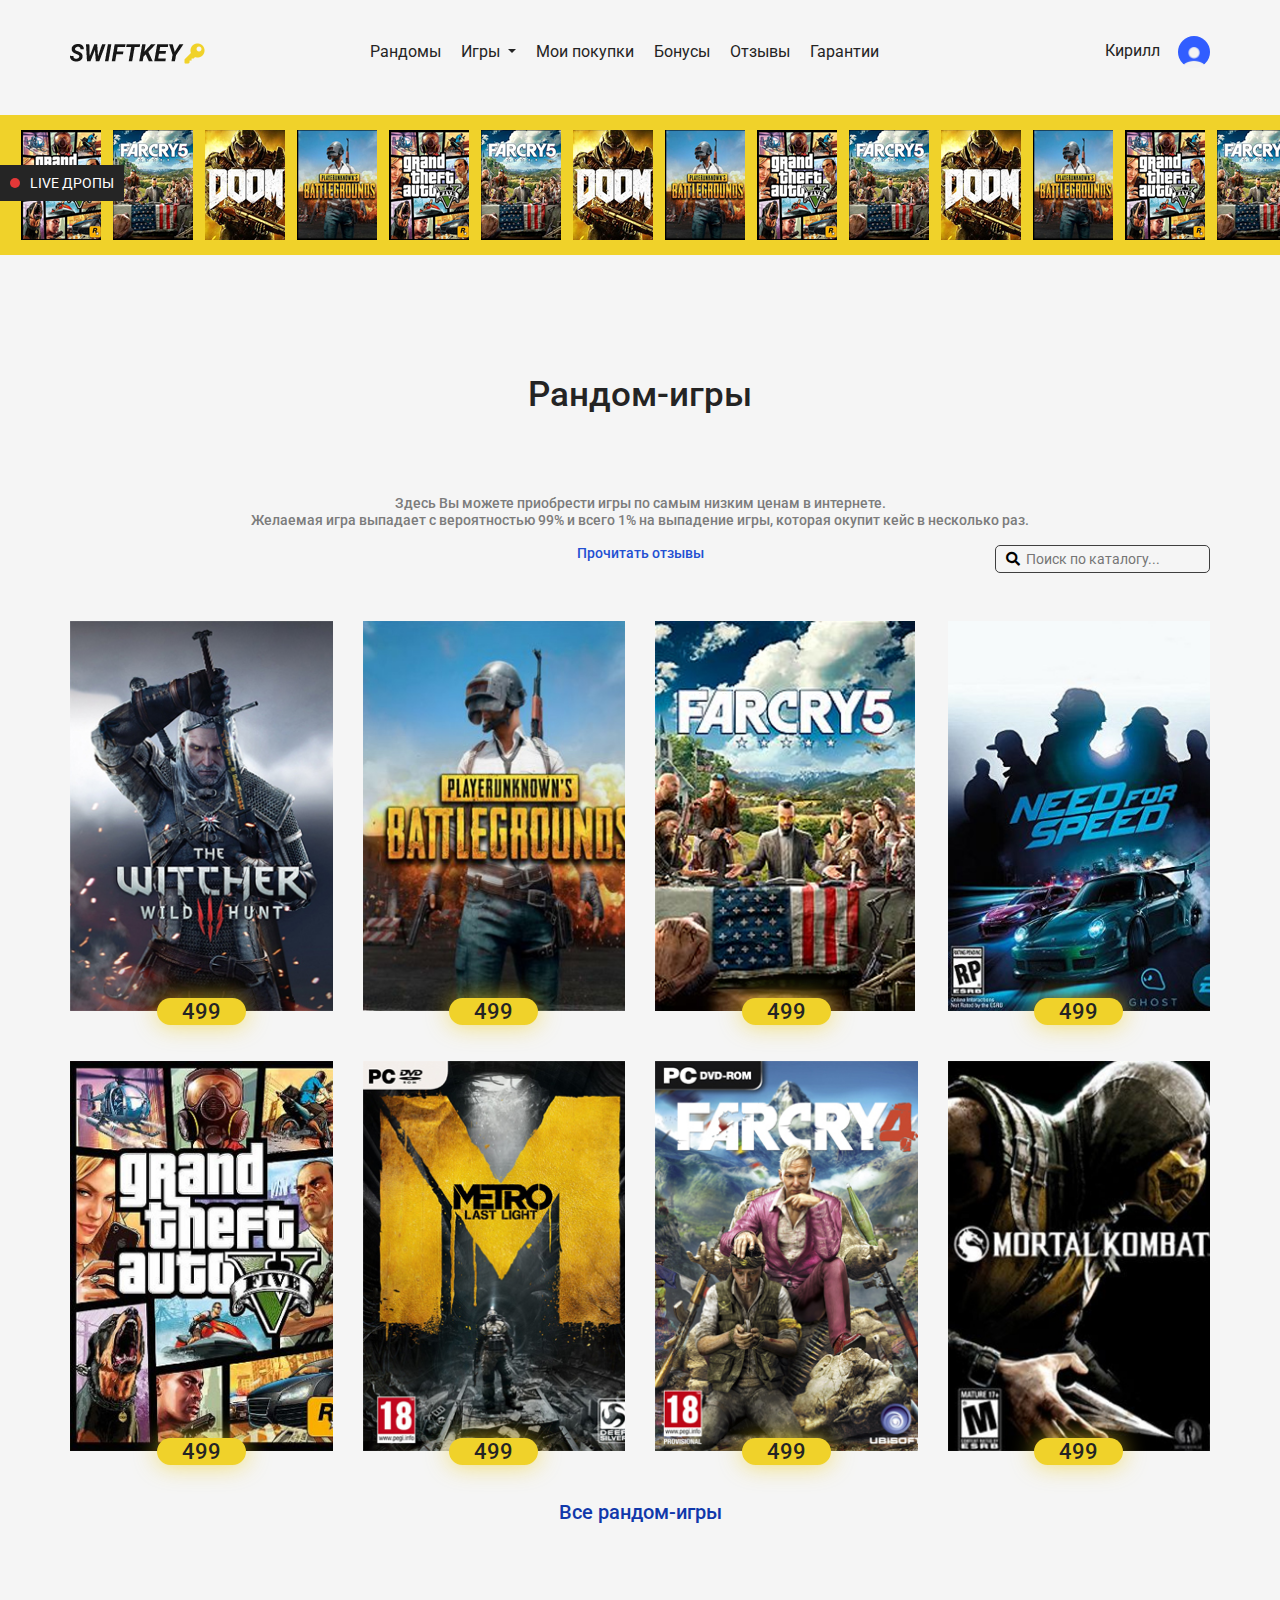
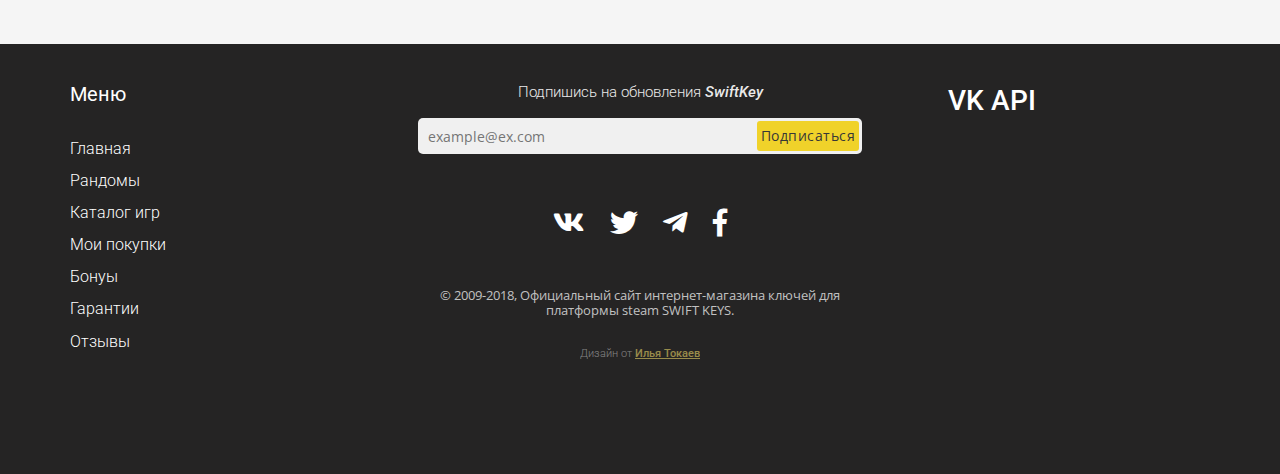
<file: catalog-random.html>
<!DOCTYPE html>
<html class="mdl-js">

<head>
  <meta http-equiv="Content-Type" content="text/html; charset=UTF-8">

  <title></title>
  <meta name="viewport" content="width=device-width, initial-scale=1, shrink-to-fit=no">
  <link rel="stylesheet" href="css/fontawesome/fontawesome-all.css">
  <link rel="stylesheet" href="css/bootstrap.css">
  <link rel="stylesheet" href="css/flickity.css">
  <link rel="stylesheet" href="css/lightbox.css">
  <link rel="stylesheet" href="css/style.css">
  <link rel="stylesheet" href="css/media.css">
</head>

<body>

  <!-- Header -->
  <div class="container-fluid">
    <div class="container">
      <header>
        <div class="menu">
          <nav class="navbar navbar-expand-md">
            <a class="navbar-brand" href="index.html">
              <img src="img/logo.png">
            </a>
            <button class="navbar-toggler collapsed" type="button" data-toggle="collapse" data-target="#collapsibleNavbar"
              aria-expanded="false" style="">
              <i class="fas fa-bars"></i>
            </button>
            <div class="navbar-collapse collapse menu_margin" id="collapsibleNavbar" style="">
              <ul class="navbar-nav menu_list">
                <li class="nav-item">
                  <a class="nav-link" href="randoms.html">Рандомы</a>
                </li>
                <li class="nav-item dropdown">
                  <a class="nav-link dropdown-toggle" href="#" id="navbardrop"
                    data-toggle="dropdown">
                    Игры
                  </a>
                  <ul class="dropdown-menu drop_down_menu">
                    <li><a class="dropdown-item" href="game_rn.html"><img src="img/icon_menu.png">
                        Рандом-игры</a></li>
                    <li><a class="dropdown-item" href="promo.html"><img src="img/icon_menu_2.png">
                        Игры по промокоду</a></li>
                  </ul>
                </li>
                <li class="nav-item">
                  <a class="nav-link" href="lk.html">Мои покупки</a>
                </li>
                <li class="nav-item">
                  <a class="nav-link" href="bonus.html">Бонусы</a>
                </li>
                <li class="nav-item">
                  <a class="nav-link" href="review.html">Отзывы</a>
                </li>
                <li class="nav-item">
                  <a class="nav-link" href="garants.html">Гарантии</a>
                </li>
              </ul>
              <ul class="menu_list menu_list_2 menu_list_3">
                <li class="user_label">
                  <span class="user_name">Кирилл</span>
                  <div class="user_icon"></div>
                </li>
                <li class="mobile_only">
                  <button class="btn btn_2 log_out_hide">Выйти</button>
                </li>
              </ul>
              <ul class="menu_list menu_list_2" style="display:none;">
                <li>
                  <button class="btn btn_2" data-toggle="modal" data-target="#login">Войти</button>
                </li>
              </ul>
            </div>
          </nav>
        </div>
      </header>
    </div>
  </div>
  <!-- Header End -->
  <!-- Live -->
  <div class="container-fluid live_fluid">
    <div class="live_drop">
      <p>
        <div class="circle"></div> LIVE ДРОПЫ
      </p>
    </div>
    <div class="live-carousel">
      <div class="carousel-cell">
        <div class="inner_live_box">
          <div class="inner_live_img">
            <img src="img/live_1.png">
          </div>
          <div class="inner_live_title">
            <span class="triangle"></span>
            <p>GTA</p>
          </div>
        </div>
      </div>
      <div class="carousel-cell">
        <div class="inner_live_box">
          <div class="inner_live_img">
            <img src="img/live_2.png">
          </div>
          <div class="inner_live_title">
            <span class="triangle"></span>
            <p>FC5</p>
          </div>
        </div>
      </div>
      <div class="carousel-cell">
        <div class="inner_live_box">
          <div class="inner_live_img">
            <img src="img/live_3.png">
          </div>
          <div class="inner_live_title">
            <span class="triangle"></span>
            <p>DOOM</p>
          </div>
        </div>
      </div>
      <div class="carousel-cell">
        <div class="inner_live_box">
          <div class="inner_live_img">
            <img src="img/live_4.png">
          </div>
          <div class="inner_live_title">
            <span class="triangle"></span>
            <p>Bettelfid</p>
          </div>
        </div>
      </div>
      <div class="carousel-cell">
        <div class="inner_live_box">
          <div class="inner_live_img">
            <img src="img/live_1.png">
          </div>
          <div class="inner_live_title">
            <span class="triangle"></span>
            <p>GTA</p>
          </div>
        </div>
      </div>
      <div class="carousel-cell">
        <div class="inner_live_box">
          <div class="inner_live_img">
            <img src="img/live_2.png">
          </div>
          <div class="inner_live_title">
            <span class="triangle"></span>
            <p>FC5</p>
          </div>
        </div>
      </div>
      <div class="carousel-cell">
        <div class="inner_live_box">
          <div class="inner_live_img">
            <img src="img/live_3.png">
          </div>
          <div class="inner_live_title">
            <span class="triangle"></span>
            <p>DOOM</p>
          </div>
        </div>
      </div>
      <div class="carousel-cell">
        <div class="inner_live_box">
          <div class="inner_live_img">
            <img src="img/live_4.png">
          </div>
          <div class="inner_live_title">
            <span class="triangle"></span>
            <p>Bettelfid</p>
          </div>
        </div>
      </div>
      <div class="carousel-cell">
        <div class="inner_live_box">
          <div class="inner_live_img">
            <img src="img/live_1.png">
          </div>
          <div class="inner_live_title">
            <span class="triangle"></span>
            <p>GTA</p>
          </div>
        </div>
      </div>
      <div class="carousel-cell">
        <div class="inner_live_box">
          <div class="inner_live_img">
            <img src="img/live_2.png">
          </div>
          <div class="inner_live_title">
            <span class="triangle"></span>
            <p>FC5</p>
          </div>
        </div>
      </div>
      <div class="carousel-cell">
        <div class="inner_live_box">
          <div class="inner_live_img">
            <img src="img/live_3.png">
          </div>
          <div class="inner_live_title">
            <span class="triangle"></span>
            <p>DOOM</p>
          </div>
        </div>
      </div>
      <div class="carousel-cell">
        <div class="inner_live_box">
          <div class="inner_live_img">
            <img src="img/live_4.png">
          </div>
          <div class="inner_live_title">
            <span class="triangle"></span>
            <p>Bettelfid</p>
          </div>
        </div>
      </div>
      <div class="carousel-cell">
        <div class="inner_live_box">
          <div class="inner_live_img">
            <img src="img/live_1.png">
          </div>
          <div class="inner_live_title">
            <span class="triangle"></span>
            <p>GTA</p>
          </div>
        </div>
      </div>
      <div class="carousel-cell">
        <div class="inner_live_box">
          <div class="inner_live_img">
            <img src="img/live_2.png">
          </div>
          <div class="inner_live_title">
            <span class="triangle"></span>
            <p>FC5</p>
          </div>
        </div>
      </div>
      <div class="carousel-cell">
        <div class="inner_live_box">
          <div class="inner_live_img">
            <img src="img/live_3.png">
          </div>
          <div class="inner_live_title">
            <span class="triangle"></span>
            <p>DOOM</p>
          </div>
        </div>
      </div>
      <div class="carousel-cell">
        <div class="inner_live_box">
          <div class="inner_live_img">
            <img src="img/live_4.png">
          </div>
          <div class="inner_live_title">
            <span class="triangle"></span>
            <p>Bettelfid</p>
          </div>
        </div>
      </div>
    </div>
  </div>

  <!-- Live End -->


  <div class="container-fluid bonus_fluid gamepro_fluid">
    <div class="container">
      <p class="title_md">Рандом-игры</p>
      <p class="under_title">Здесь Вы можете приобрести игры по самым низким ценам в интернете.<br> Желаемая игра
        выпадает с вероятностью 99% и всего 1% на выпадение игры, которая окупит кейс в несколько раз.</p>
      <div class="row">
        <div class="col-12">
          <div class="search_game_box">
            <a href="http://test5.termitcompany.com/review.html" class="see_review">Прочитать отзывы</a>
            <div class="search_input_box">
              <input type="text" name="find" class="search_inp" placeholder="Поиск по каталогу...">
              <button><i class="fas fa-search"></i></button>
              <div class="dropdown_search_box" style="display: none;">
                <ul class="dropdown_search_list">
                  <li>
                    <div class="dropdown_search_img">
                      <img src="img/search.jpg">
                    </div>
                    <div class="dropdown_search_info">
                      <p class="dropdown_search_name">Witcher 3: Wild Hunt</p>
                      <p class="dropdown_search_text">RPG, Приключения</p>
                      <p class="dropdown_search_price">499</p>
                    </div>
                  </li>
                  <li>
                    <div class="dropdown_search_img">
                      <img src="img/search.jpg">
                    </div>
                    <div class="dropdown_search_info">
                      <p class="dropdown_search_name">Witcher 3: Wild Hunt</p>
                      <p class="dropdown_search_text">RPG, Приключения</p>
                      <p class="dropdown_search_price">499</p>
                    </div>
                  </li>
                  <li>
                    <div class="dropdown_search_img">
                      <img src="img/search.jpg">
                    </div>
                    <div class="dropdown_search_info">
                      <p class="dropdown_search_name">Witcher 3: Wild Hunt</p>
                      <p class="dropdown_search_text">RPG, Приключения</p>
                      <p class="dropdown_search_price">499</p>
                    </div>
                  </li>
                </ul>
              </div>
            </div>
          </div>
        </div>
      </div>
      <div class="row games_row">
        <div class=" col-sm-6 col-md-6 col-lg-3">
          <div class="game_box">
            <div class="game_img">
              <img src="img/game_1.jpg">
            </div>
            <div class="game_box_inner">
              <p class="game_box_title">The Witcher 3: Wild Hunt</p>
              <p class="game_box_text">ПРИКЛЮЧЕНИЯ, RPG</p>
            </div>
            <div class="game_price_box">
              <p class="game_price">499</p>
            </div>
          </div>
        </div>
        <div class=" col-sm-6 col-md-6 col-lg-3">
          <div class="game_box">
            <div class="game_img">
              <img src="img/game_2.jpg">
            </div>
            <div class="game_box_inner">
              <p class="game_box_title">The Witcher 3: Wild Hunt</p>
              <p class="game_box_text">ПРИКЛЮЧЕНИЯ, RPG</p>
            </div>
            <div class="game_price_box">
              <p class="game_price">499</p>
            </div>
          </div>
        </div>
        <div class=" col-sm-6 col-md-6 col-lg-3">
          <div class="game_box">
            <div class="game_img">
              <img src="img/game_3.jpg">
            </div>
            <div class="game_box_inner">
              <p class="game_box_title">The Witcher 3: Wild Hunt</p>
              <p class="game_box_text">ПРИКЛЮЧЕНИЯ, RPG</p>
            </div>
            <div class="game_price_box">
              <p class="game_price">499</p>
            </div>
          </div>
        </div>
        <div class=" col-sm-6 col-md-6 col-lg-3">
          <div class="game_box">
            <div class="game_img">
              <img src="img/game_4.jpg">
            </div>
            <div class="game_box_inner">
              <p class="game_box_title">The Witcher 3: Wild Hunt</p>
              <p class="game_box_text">ПРИКЛЮЧЕНИЯ, RPG</p>
            </div>
            <div class="game_price_box">
              <p class="game_price">499</p>
            </div>
          </div>
        </div>
        <div class="col-sm-6 col-md-6 col-lg-3">
          <div class="game_box">
            <div class="game_img">
              <img src="img/game_5.jpg">
            </div>
            <div class="game_box_inner">
              <p class="game_box_title">The Witcher 3: Wild Hunt</p>
              <p class="game_box_text">ПРИКЛЮЧЕНИЯ, RPG</p>
            </div>
            <div class="game_price_box">
              <p class="game_price">499</p>
            </div>
          </div>
        </div>
        <div class=" col-sm-6 col-md-6 col-lg-3">
          <div class="game_box">
            <div class="game_img">
              <img src="img/game_6.jpg">
            </div>
            <div class="game_box_inner">
              <p class="game_box_title">The Witcher 3: Wild Hunt</p>
              <p class="game_box_text">ПРИКЛЮЧЕНИЯ, RPG</p>
            </div>
            <div class="game_price_box">
              <p class="game_price">499</p>
            </div>
          </div>
        </div>
        <div class=" col-sm-6 col-md-6 col-lg-3">
          <div class="game_box">
            <div class="game_img">
              <img src="img/game_7.jpg">
            </div>
            <div class="game_box_inner">
              <p class="game_box_title">The Witcher 3: Wild Hunt</p>
              <p class="game_box_text">ПРИКЛЮЧЕНИЯ, RPG</p>
            </div>
            <div class="game_price_box">
              <p class="game_price">499</p>
            </div>
          </div>
        </div>
        <div class=" col-sm-6 col-md-6 col-lg-3">
          <div class="game_box">
            <div class="game_img">
              <img src="img/game_8.jpg">
            </div>
            <div class="game_box_inner">
              <p class="game_box_title">The Witcher 3: Wild Hunt</p>
              <p class="game_box_text">ПРИКЛЮЧЕНИЯ, RPG</p>
            </div>
            <div class="game_price_box">
              <p class="game_price">499</p>
            </div>
          </div>
        </div>
        <div class="col-12 text-center">
          <a href="http://test5.termitcompany.com/random.html" class="see_rnd_game">Все рандом-игры</a>
        </div>
      </div>
    </div>
  </div>
  <div class="container-fluid footer_fluid">
    <div class="container">
      <footer class="row">
        <div class="col-0 col-md-2">
          <p class="footer_title">Меню</p>
          <ul class="footer_menu_list">
            <li><a href="http://test5.termitcompany.com/game.html#">Главная</a></li>
            <li><a href="http://test5.termitcompany.com/game.html#">Рандомы</a></li>
            <li><a href="http://test5.termitcompany.com/game.html#">Каталог игр</a></li>
            <li><a href="http://test5.termitcompany.com/game.html#">Мои покупки</a></li>
            <li><a href="http://test5.termitcompany.com/game.html#">Бонуы</a></li>
            <li><a href="http://test5.termitcompany.com/game.html#">Гарантии</a></li>
            <li><a href="http://test5.termitcompany.com/game.html#">Отзывы</a></li>
          </ul>
        </div>
        <div class="col-md-6 offset-md-1 footer_center">
          <div class="footer_center_box">
            <p class="footer_title_min">Подпишись на обновления <i>SwiftKey</i></p>
            <form class="footer_form">
              <input type="text" name="email" placeholder="example@ex.com">
              <button class="footer_form_btn">Подписаться</button>
            </form>
            <ul class="share_icon_lis">
              <li><a href="http://test5.termitcompany.com/game.html#"><i class="fab fa-vk"></i></a></li>
              <li><a href="http://test5.termitcompany.com/game.html#"><i class="fab fa-twitter"></i></a></li>
              <li><a href="http://test5.termitcompany.com/game.html#"><i class="fab fa-telegram-plane"></i></a></li>
              <li><a href="http://test5.termitcompany.com/game.html#"><i class="fab fa-facebook-f"></i></a></li>
            </ul>
            <p class="copright_text">© 2009-2018, Официальный сайт интернет-магазина ключей для платформы steam SWIFT
              KEYS.</p>
            <p class="created_by">Дизайн от <a href="http://test5.termitcompany.com/game.html#">Илья Токаев</a></p>
          </div>
        </div>
        <div class="col-md-3">
          <h3>VK API</h3>
        </div>
      </footer>
    </div>
  </div>


  <!-- Modal -->

  <!-- For Login -->

  <div class="modal fade" id="login" style="display: none;" aria-hidden="true">
    <div class="modal-dialog modal-md">
      <div class="modal-content">

        <!-- Modal Header -->
        <div class="modal-header">
          <button type="button" class="close" data-dismiss="modal">
            <svg xmlns="http://www.w3.org/2000/svg" xmlns:xlink="http://www.w3.org/1999/xlink" version="1.1" id="Capa_1"
              x="0px" y="0px" viewBox="0 0 47.971 47.971" style="enable-background:new 0 0 47.971 47.971;" xml:space="preserve"
              width="20px" height="20px">
              <g>
                <path d="M28.228,23.986L47.092,5.122c1.172-1.171,1.172-3.071,0-4.242c-1.172-1.172-3.07-1.172-4.242,0L23.986,19.744L5.121,0.88   c-1.172-1.172-3.07-1.172-4.242,0c-1.172,1.171-1.172,3.071,0,4.242l18.865,18.864L0.879,42.85c-1.172,1.171-1.172,3.071,0,4.242   C1.465,47.677,2.233,47.97,3,47.97s1.535-0.293,2.121-0.879l18.865-18.864L42.85,47.091c0.586,0.586,1.354,0.879,2.121,0.879   s1.535-0.293,2.121-0.879c1.172-1.171,1.172-3.071,0-4.242L28.228,23.986z"
                  fill="#FFFFFF"></path>
              </g>
            </svg>
          </button>
        </div>

        <!-- Modal body -->
        <div class="modal-body">
          <h1 class="modal_balance_title">Вход в аккаунт</h1>
          <p class="modal_balance_under_title">Войти с помощью:</p>
          <ul class="logon_list">
            <li class="steam"><i class="icons fab fa-steam-symbol"></i> STEAM</li>
            <li class="vk"><i class="icons fab fa-vk"></i> ВКонтакте</li>
            <li class="fb"><i class="icons fab fa-facebook-square"></i> Facebook</li>
          </ul>
        </div>
      </div>
    </div>
  </div>


  <!-- Modal End -->


  <script src="js/jquery-3.3.1.min.js"></script>
  <script src="js/flickity.pkgd.min.js"></script>
  <script src="js/tether.js"></script>
  <script src="js/bootstrap.js"></script>
  <script src="js/lightbox.js"></script>
  <script src="js/script.js"></script>

  <div id="lightboxOverlay" class="lightboxOverlay" style="display: none;"></div>
  <div id="lightbox" class="lightbox" style="display: none;">
    <div class="lb-outerContainer">
      <div class="lb-container"><img class="lb-image" src="[data-uri]">
        <div class="lb-nav"><a class="lb-prev" href="http://test5.termitcompany.com/gamepro.html"></a><a class="lb-next"
            href="http://test5.termitcompany.com/gamepro.html"></a></div>
        <div class="lb-loader"><a class="lb-cancel"></a></div>
      </div>
    </div>
    <div class="lb-dataContainer">
      <div class="lb-data">
        <div class="lb-details"><span class="lb-caption"></span><span class="lb-number"></span></div>
        <div class="lb-closeContainer"><a class="lb-close"></a></div>
      </div>
    </div>
  </div>
</body>

</html>
</file>
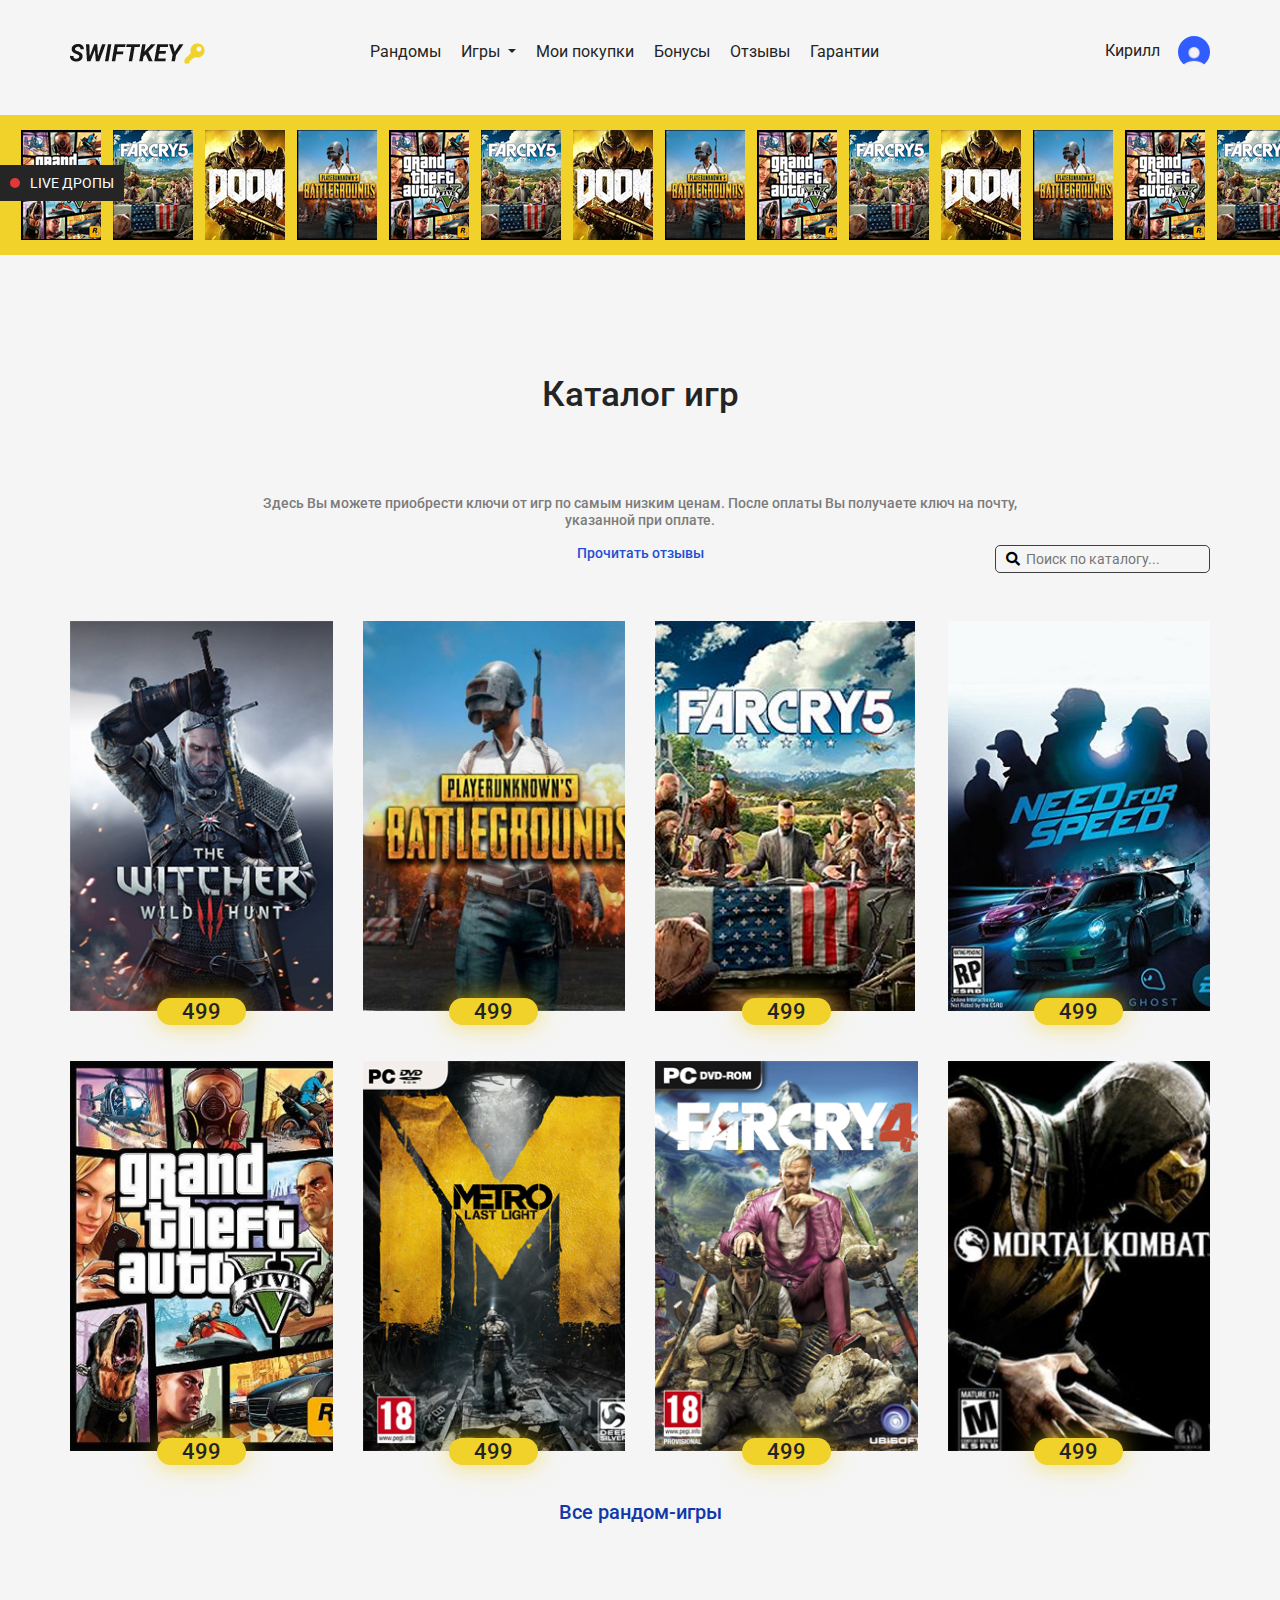
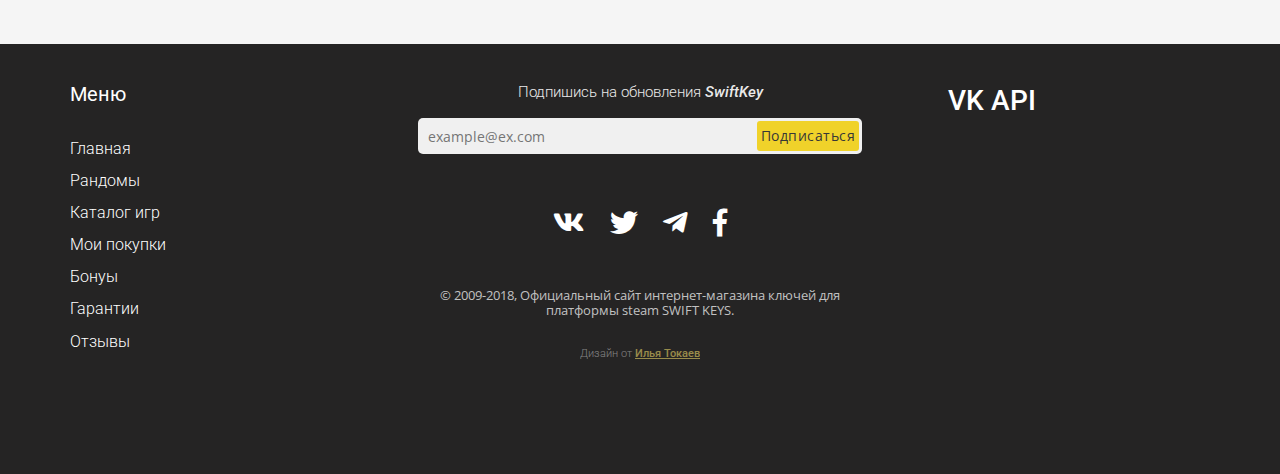
<file: catalog.html>
<!DOCTYPE html>
<html class="mdl-js">

<head>
  <meta http-equiv="Content-Type" content="text/html; charset=UTF-8">

  <title></title>
  <meta name="viewport" content="width=device-width, initial-scale=1, shrink-to-fit=no">
  <link rel="stylesheet" href="css/fontawesome/fontawesome-all.css">
  <link rel="stylesheet" href="css/bootstrap.css">
  <link rel="stylesheet" href="css/flickity.css">
  <link rel="stylesheet" href="css/lightbox.css">
  <link rel="stylesheet" href="css/style.css">
  <link rel="stylesheet" href="css/media.css">
</head>

<body>

  <!-- Header -->
  <div class="container-fluid">
    <div class="container">
      <header>
        <div class="menu">
          <nav class="navbar navbar-expand-md">
            <a class="navbar-brand" href="index.html">
              <img src="img/logo.png">
            </a>
            <button class="navbar-toggler collapsed" type="button" data-toggle="collapse" data-target="#collapsibleNavbar"
              aria-expanded="false" style="">
              <i class="fas fa-bars"></i>
            </button>
            <div class="navbar-collapse collapse menu_margin" id="collapsibleNavbar" style="">
              <ul class="navbar-nav menu_list">
                <li class="nav-item">
                  <a class="nav-link" href="randoms.html">Рандомы</a>
                </li>
                <li class="nav-item dropdown">
                  <a class="nav-link dropdown-toggle" href="#" id="navbardrop"
                    data-toggle="dropdown">
                    Игры
                  </a>
                  <ul class="dropdown-menu drop_down_menu">
                    <li><a class="dropdown-item" href="game_rn.html"><img src="img/icon_menu.png">
                        Рандом-игры</a></li>
                    <li><a class="dropdown-item" href="promo.html"><img src="img/icon_menu_2.png">
                        Игры по промокоду</a></li>
                  </ul>
                </li>
                <li class="nav-item">
                  <a class="nav-link" href="lk.html">Мои покупки</a>
                </li>
                <li class="nav-item">
                  <a class="nav-link" href="bonus.html">Бонусы</a>
                </li>
                <li class="nav-item">
                  <a class="nav-link" href="review.html">Отзывы</a>
                </li>
                <li class="nav-item">
                  <a class="nav-link" href="garants.html">Гарантии</a>
                </li>
              </ul>
              <ul class="menu_list menu_list_2 menu_list_3">
                <li class="user_label">
                  <span class="user_name">Кирилл</span>
                  <div class="user_icon"></div>
                </li>
                <li class="mobile_only">
                  <button class="btn btn_2 log_out_hide">Выйти</button>
                </li>
              </ul>
              <ul class="menu_list menu_list_2" style="display:none;">
                <li>
                  <button class="btn btn_2" data-toggle="modal" data-target="#login">Войти</button>
                </li>
              </ul>
            </div>
          </nav>
        </div>
      </header>
    </div>
  </div>

  <!-- Header End -->


  <!-- Live -->

  <div class="container-fluid live_fluid">
    <div class="live_drop">
      <p>
        <div class="circle"></div> LIVE ДРОПЫ
      </p>
    </div>
    <div class="live-carousel">
      <div class="carousel-cell">
        <div class="inner_live_box">
          <div class="inner_live_img">
            <img src="img/live_1.png">
          </div>
          <div class="inner_live_title">
            <span class="triangle"></span>
            <p>GTA</p>
          </div>
        </div>
      </div>
      <div class="carousel-cell">
        <div class="inner_live_box">
          <div class="inner_live_img">
            <img src="img/live_2.png">
          </div>
          <div class="inner_live_title">
            <span class="triangle"></span>
            <p>FC5</p>
          </div>
        </div>
      </div>
      <div class="carousel-cell">
        <div class="inner_live_box">
          <div class="inner_live_img">
            <img src="img/live_3.png">
          </div>
          <div class="inner_live_title">
            <span class="triangle"></span>
            <p>DOOM</p>
          </div>
        </div>
      </div>
      <div class="carousel-cell">
        <div class="inner_live_box">
          <div class="inner_live_img">
            <img src="img/live_4.png">
          </div>
          <div class="inner_live_title">
            <span class="triangle"></span>
            <p>Bettelfid</p>
          </div>
        </div>
      </div>
      <div class="carousel-cell">
        <div class="inner_live_box">
          <div class="inner_live_img">
            <img src="img/live_1.png">
          </div>
          <div class="inner_live_title">
            <span class="triangle"></span>
            <p>GTA</p>
          </div>
        </div>
      </div>
      <div class="carousel-cell">
        <div class="inner_live_box">
          <div class="inner_live_img">
            <img src="img/live_2.png">
          </div>
          <div class="inner_live_title">
            <span class="triangle"></span>
            <p>FC5</p>
          </div>
        </div>
      </div>
      <div class="carousel-cell">
        <div class="inner_live_box">
          <div class="inner_live_img">
            <img src="img/live_3.png">
          </div>
          <div class="inner_live_title">
            <span class="triangle"></span>
            <p>DOOM</p>
          </div>
        </div>
      </div>
      <div class="carousel-cell">
        <div class="inner_live_box">
          <div class="inner_live_img">
            <img src="img/live_4.png">
          </div>
          <div class="inner_live_title">
            <span class="triangle"></span>
            <p>Bettelfid</p>
          </div>
        </div>
      </div>
      <div class="carousel-cell">
        <div class="inner_live_box">
          <div class="inner_live_img">
            <img src="img/live_1.png">
          </div>
          <div class="inner_live_title">
            <span class="triangle"></span>
            <p>GTA</p>
          </div>
        </div>
      </div>
      <div class="carousel-cell">
        <div class="inner_live_box">
          <div class="inner_live_img">
            <img src="img/live_2.png">
          </div>
          <div class="inner_live_title">
            <span class="triangle"></span>
            <p>FC5</p>
          </div>
        </div>
      </div>
      <div class="carousel-cell">
        <div class="inner_live_box">
          <div class="inner_live_img">
            <img src="img/live_3.png">
          </div>
          <div class="inner_live_title">
            <span class="triangle"></span>
            <p>DOOM</p>
          </div>
        </div>
      </div>
      <div class="carousel-cell">
        <div class="inner_live_box">
          <div class="inner_live_img">
            <img src="img/live_4.png">
          </div>
          <div class="inner_live_title">
            <span class="triangle"></span>
            <p>Bettelfid</p>
          </div>
        </div>
      </div>
      <div class="carousel-cell">
        <div class="inner_live_box">
          <div class="inner_live_img">
            <img src="img/live_1.png">
          </div>
          <div class="inner_live_title">
            <span class="triangle"></span>
            <p>GTA</p>
          </div>
        </div>
      </div>
      <div class="carousel-cell">
        <div class="inner_live_box">
          <div class="inner_live_img">
            <img src="img/live_2.png">
          </div>
          <div class="inner_live_title">
            <span class="triangle"></span>
            <p>FC5</p>
          </div>
        </div>
      </div>
      <div class="carousel-cell">
        <div class="inner_live_box">
          <div class="inner_live_img">
            <img src="img/live_3.png">
          </div>
          <div class="inner_live_title">
            <span class="triangle"></span>
            <p>DOOM</p>
          </div>
        </div>
      </div>
      <div class="carousel-cell">
        <div class="inner_live_box">
          <div class="inner_live_img">
            <img src="img/live_4.png">
          </div>
          <div class="inner_live_title">
            <span class="triangle"></span>
            <p>Bettelfid</p>
          </div>
        </div>
      </div>
    </div>
  </div>
  <!-- Live End -->


  <div class="container-fluid bonus_fluid gamepro_fluid">
    <div class="container">
      <p class="title_md">Каталог игр</p>
      <p class="under_title">Здесь Вы можете приобрести ключи от игр по самым низким ценам. После оплаты Вы получаете
        ключ на почту,<br> указанной при оплате.</p>
      <div class="row">
        <div class="col-12">
          <div class="search_game_box">
            <a href="http://test5.termitcompany.com/review.html" class="see_review">Прочитать отзывы</a>
            <div class="search_input_box">
              <input type="text" name="find" class="search_inp" placeholder="Поиск по каталогу...">
              <button><i class="fas fa-search"></i></button>
              <div class="dropdown_search_box" style="display: none;">
                <ul class="dropdown_search_list">
                  <li>
                    <div class="dropdown_search_img">
                      <img src="img/search.jpg">
                    </div>
                    <div class="dropdown_search_info">
                      <p class="dropdown_search_name">Witcher 3: Wild Hunt</p>
                      <p class="dropdown_search_text">RPG, Приключения</p>
                      <p class="dropdown_search_price">499</p>
                    </div>
                  </li>
                  <li>
                    <div class="dropdown_search_img">
                      <img src="img/search.jpg">
                    </div>
                    <div class="dropdown_search_info">
                      <p class="dropdown_search_name">Witcher 3: Wild Hunt</p>
                      <p class="dropdown_search_text">RPG, Приключения</p>
                      <p class="dropdown_search_price">499</p>
                    </div>
                  </li>
                  <li>
                    <div class="dropdown_search_img">
                      <img src="img/search.jpg">
                    </div>
                    <div class="dropdown_search_info">
                      <p class="dropdown_search_name">Witcher 3: Wild Hunt</p>
                      <p class="dropdown_search_text">RPG, Приключения</p>
                      <p class="dropdown_search_price">499</p>
                    </div>
                  </li>
                </ul>
              </div>
            </div>
          </div>
        </div>
      </div>
      <div class="row games_row">
        <div class=" col-sm-6 col-md-6 col-lg-3">
          <div class="game_box">
            <div class="game_img">
              <img src="img/game_1.jpg">
            </div>
            <div class="game_box_inner">
              <p class="game_box_title">The Witcher 3: Wild Hunt</p>
              <p class="game_box_text">ПРИКЛЮЧЕНИЯ, RPG</p>
            </div>
            <div class="game_price_box">
              <p class="game_price">499</p>
            </div>
          </div>
        </div>
        <div class=" col-sm-6 col-md-6 col-lg-3">
          <div class="game_box">
            <div class="game_img">
              <img src="img/game_2.jpg">
            </div>
            <div class="game_box_inner">
              <p class="game_box_title">The Witcher 3: Wild Hunt</p>
              <p class="game_box_text">ПРИКЛЮЧЕНИЯ, RPG</p>
            </div>
            <div class="game_price_box">
              <p class="game_price">499</p>
            </div>
          </div>
        </div>
        <div class=" col-sm-6 col-md-6 col-lg-3">
          <div class="game_box">
            <div class="game_img">
              <img src="img/game_3.jpg">
            </div>
            <div class="game_box_inner">
              <p class="game_box_title">The Witcher 3: Wild Hunt</p>
              <p class="game_box_text">ПРИКЛЮЧЕНИЯ, RPG</p>
            </div>
            <div class="game_price_box">
              <p class="game_price">499</p>
            </div>
          </div>
        </div>
        <div class=" col-sm-6 col-md-6 col-lg-3">
          <div class="game_box">
            <div class="game_img">
              <img src="img/game_4.jpg">
            </div>
            <div class="game_box_inner">
              <p class="game_box_title">The Witcher 3: Wild Hunt</p>
              <p class="game_box_text">ПРИКЛЮЧЕНИЯ, RPG</p>
            </div>
            <div class="game_price_box">
              <p class="game_price">499</p>
            </div>
          </div>
        </div>
        <div class="col-sm-6 col-md-6 col-lg-3">
          <div class="game_box">
            <div class="game_img">
              <img src="img/game_5.jpg">
            </div>
            <div class="game_box_inner">
              <p class="game_box_title">The Witcher 3: Wild Hunt</p>
              <p class="game_box_text">ПРИКЛЮЧЕНИЯ, RPG</p>
            </div>
            <div class="game_price_box">
              <p class="game_price">499</p>
            </div>
          </div>
        </div>
        <div class=" col-sm-6 col-md-6 col-lg-3">
          <div class="game_box">
            <div class="game_img">
              <img src="img/game_6.jpg">
            </div>
            <div class="game_box_inner">
              <p class="game_box_title">The Witcher 3: Wild Hunt</p>
              <p class="game_box_text">ПРИКЛЮЧЕНИЯ, RPG</p>
            </div>
            <div class="game_price_box">
              <p class="game_price">499</p>
            </div>
          </div>
        </div>
        <div class=" col-sm-6 col-md-6 col-lg-3">
          <div class="game_box">
            <div class="game_img">
              <img src="img/game_7.jpg">
            </div>
            <div class="game_box_inner">
              <p class="game_box_title">The Witcher 3: Wild Hunt</p>
              <p class="game_box_text">ПРИКЛЮЧЕНИЯ, RPG</p>
            </div>
            <div class="game_price_box">
              <p class="game_price">499</p>
            </div>
          </div>
        </div>
        <div class=" col-sm-6 col-md-6 col-lg-3">
          <div class="game_box">
            <div class="game_img">
              <img src="img/game_8.jpg">
            </div>
            <div class="game_box_inner">
              <p class="game_box_title">The Witcher 3: Wild Hunt</p>
              <p class="game_box_text">ПРИКЛЮЧЕНИЯ, RPG</p>
            </div>
            <div class="game_price_box">
              <p class="game_price">499</p>
            </div>
          </div>
        </div>
        <div class="col-12 text-center">
          <a href="http://test5.termitcompany.com/random.html" class="see_rnd_game">Все рандом-игры</a>
        </div>
      </div>
    </div>
  </div>
  <div class="container-fluid footer_fluid">
    <div class="container">
      <footer class="row">
        <div class="col-0 col-md-2">
          <p class="footer_title">Меню</p>
          <ul class="footer_menu_list">
            <li><a href="http://test5.termitcompany.com/game.html#">Главная</a></li>
            <li><a href="http://test5.termitcompany.com/game.html#">Рандомы</a></li>
            <li><a href="http://test5.termitcompany.com/game.html#">Каталог игр</a></li>
            <li><a href="http://test5.termitcompany.com/game.html#">Мои покупки</a></li>
            <li><a href="http://test5.termitcompany.com/game.html#">Бонуы</a></li>
            <li><a href="http://test5.termitcompany.com/game.html#">Гарантии</a></li>
            <li><a href="http://test5.termitcompany.com/game.html#">Отзывы</a></li>
          </ul>
        </div>
        <div class="col-md-6 offset-md-1 footer_center">
          <div class="footer_center_box">
            <p class="footer_title_min">Подпишись на обновления <i>SwiftKey</i></p>
            <form class="footer_form">
              <input type="text" name="email" placeholder="example@ex.com">
              <button class="footer_form_btn">Подписаться</button>
            </form>
            <ul class="share_icon_lis">
              <li><a href="http://test5.termitcompany.com/game.html#"><i class="fab fa-vk"></i></a></li>
              <li><a href="http://test5.termitcompany.com/game.html#"><i class="fab fa-twitter"></i></a></li>
              <li><a href="http://test5.termitcompany.com/game.html#"><i class="fab fa-telegram-plane"></i></a></li>
              <li><a href="http://test5.termitcompany.com/game.html#"><i class="fab fa-facebook-f"></i></a></li>
            </ul>
            <p class="copright_text">© 2009-2018, Официальный сайт интернет-магазина ключей для платформы steam SWIFT
              KEYS.</p>
            <p class="created_by">Дизайн от <a href="http://test5.termitcompany.com/game.html#">Илья Токаев</a></p>
          </div>
        </div>
        <div class="col-md-3">
          <h3>VK API</h3>
        </div>
      </footer>
    </div>
  </div>


  <!-- Modal -->

  <!-- For Login -->

  <div class="modal fade" id="login" style="display: none;" aria-hidden="true">
    <div class="modal-dialog modal-md">
      <div class="modal-content">

        <!-- Modal Header -->
        <div class="modal-header">
          <button type="button" class="close" data-dismiss="modal">
            <svg xmlns="http://www.w3.org/2000/svg" xmlns:xlink="http://www.w3.org/1999/xlink" version="1.1" id="Capa_1"
              x="0px" y="0px" viewBox="0 0 47.971 47.971" style="enable-background:new 0 0 47.971 47.971;" xml:space="preserve"
              width="20px" height="20px">
              <g>
                <path d="M28.228,23.986L47.092,5.122c1.172-1.171,1.172-3.071,0-4.242c-1.172-1.172-3.07-1.172-4.242,0L23.986,19.744L5.121,0.88   c-1.172-1.172-3.07-1.172-4.242,0c-1.172,1.171-1.172,3.071,0,4.242l18.865,18.864L0.879,42.85c-1.172,1.171-1.172,3.071,0,4.242   C1.465,47.677,2.233,47.97,3,47.97s1.535-0.293,2.121-0.879l18.865-18.864L42.85,47.091c0.586,0.586,1.354,0.879,2.121,0.879   s1.535-0.293,2.121-0.879c1.172-1.171,1.172-3.071,0-4.242L28.228,23.986z"
                  fill="#FFFFFF"></path>
              </g>
            </svg>
          </button>
        </div>

        <!-- Modal body -->
        <div class="modal-body">
          <h1 class="modal_balance_title">Вход в аккаунт</h1>
          <p class="modal_balance_under_title">Войти с помощью:</p>
          <ul class="logon_list">
            <li class="steam"><i class="icons fab fa-steam-symbol"></i> STEAM</li>
            <li class="vk"><i class="icons fab fa-vk"></i> ВКонтакте</li>
            <li class="fb"><i class="icons fab fa-facebook-square"></i> Facebook</li>
          </ul>
        </div>
      </div>
    </div>
  </div>


  <!-- Modal End -->


  <script src="js/jquery-3.3.1.min.js"></script>
  <script src="js/flickity.pkgd.min.js"></script>
  <script src="js/tether.js"></script>
  <script src="js/bootstrap.js"></script>
  <script src="js/lightbox.js"></script>
  <script src="js/script.js"></script>

  <div id="lightboxOverlay" class="lightboxOverlay" style="display: none;"></div>
  <div id="lightbox" class="lightbox" style="display: none;">
    <div class="lb-outerContainer">
      <div class="lb-container"><img class="lb-image" src="[data-uri]">
        <div class="lb-nav"><a class="lb-prev" href="http://test5.termitcompany.com/gamepro.html"></a><a class="lb-next"
            href="http://test5.termitcompany.com/gamepro.html"></a></div>
        <div class="lb-loader"><a class="lb-cancel"></a></div>
      </div>
    </div>
    <div class="lb-dataContainer">
      <div class="lb-data">
        <div class="lb-details"><span class="lb-caption"></span><span class="lb-number"></span></div>
        <div class="lb-closeContainer"><a class="lb-close"></a></div>
      </div>
    </div>
  </div>
</body>

</html>
</file>
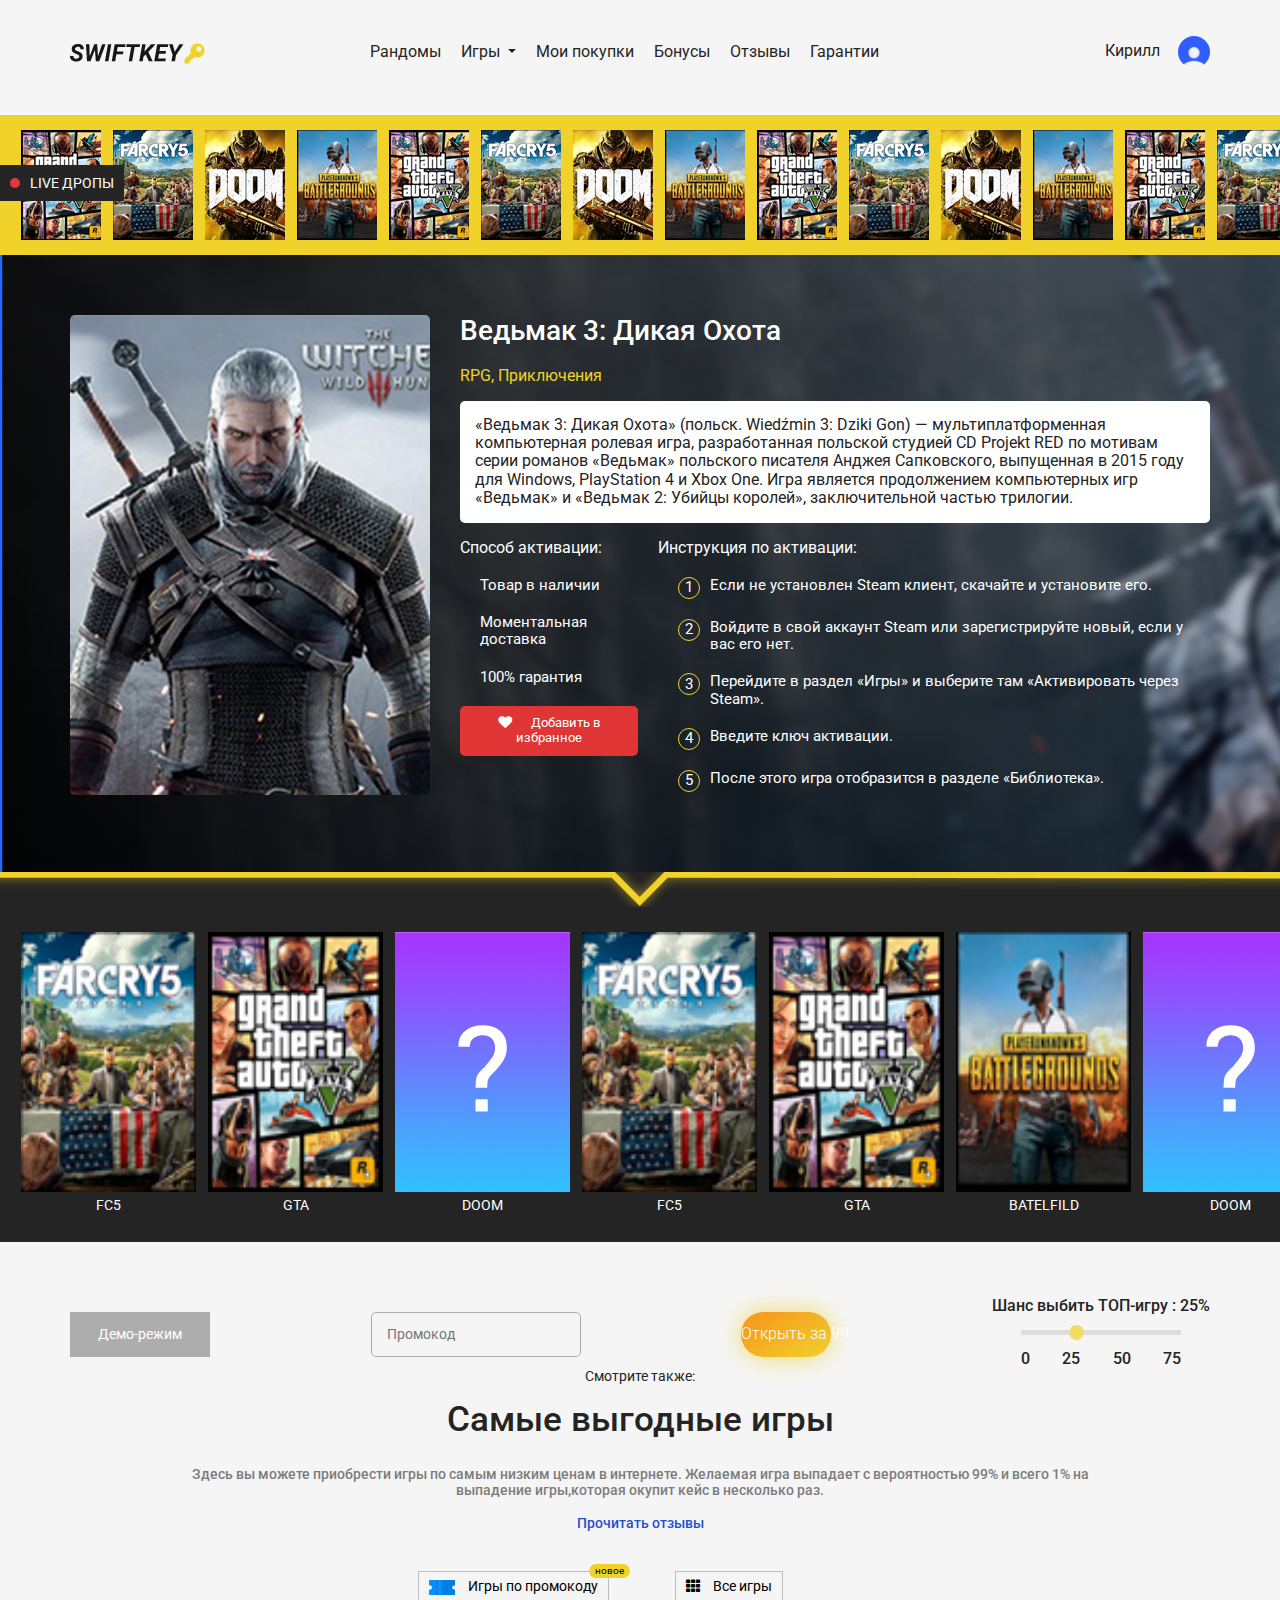
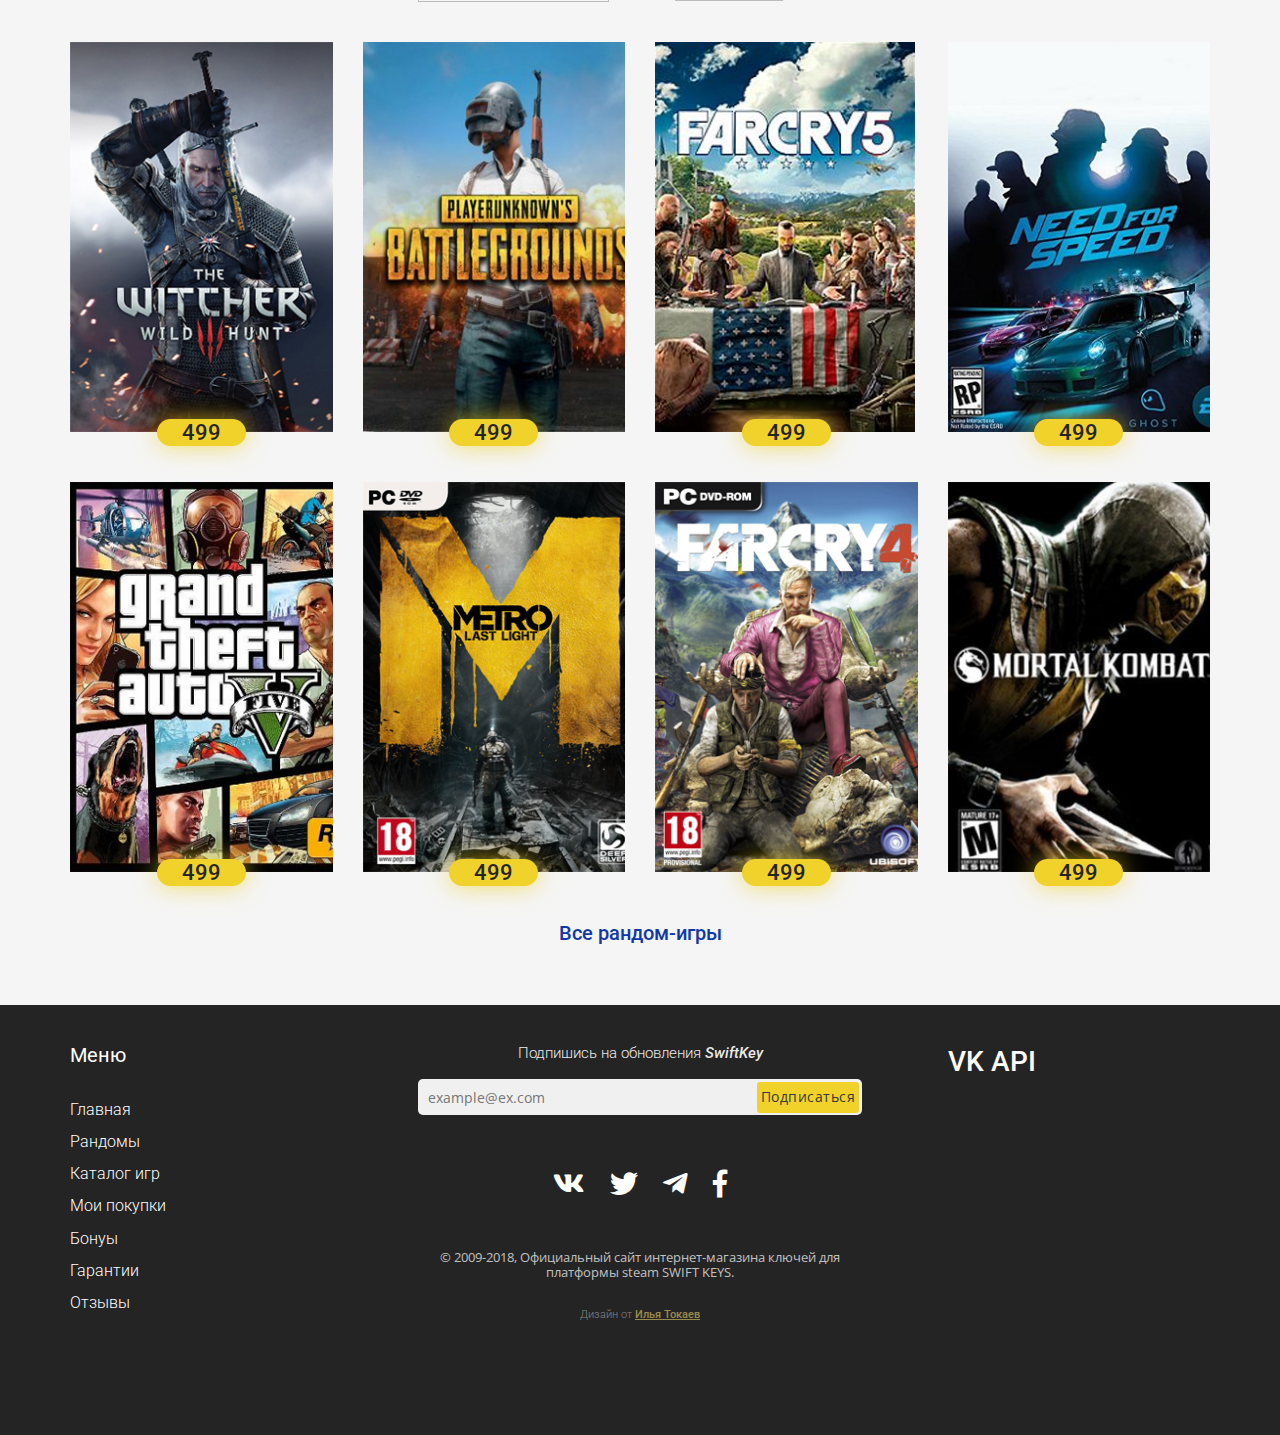
<file: game.html>
<!DOCTYPE html>
<html>

<head>
  <meta charset="utf-8">
  <title></title>
  <meta name="viewport" content="width=device-width, initial-scale=1, shrink-to-fit=no">
  <link rel="stylesheet" href="css/fontawesome/fontawesome-all.css">
  <link rel="stylesheet" href="css/bootstrap.css">
  <link rel="stylesheet" href="css/flickity.css">
  <link rel="stylesheet" href="css/lightbox.css">
  <link rel="stylesheet" href="css/style.css">
  <link rel="stylesheet" href="css/media.css">
</head>

<body>

  <!-- Header -->

  <div class="container-fluid">
    <div class="container">
      <header>
        <div class="menu">
          <nav class="navbar navbar-expand-md">
            <a class="navbar-brand" href="index.html">
              <img src="img/logo.png">
            </a>
            <button class="navbar-toggler collapsed" type="button" data-toggle="collapse" data-target="#collapsibleNavbar"
              aria-expanded="false" style="">
              <i class="fas fa-bars"></i>
            </button>
            <div class="navbar-collapse collapse menu_margin" id="collapsibleNavbar" style="">
              <ul class="navbar-nav menu_list">
                <li class="nav-item">
                  <a class="nav-link" href="randoms.html">Рандомы</a>
                </li>
                <li class="nav-item dropdown">
                  <a class="nav-link dropdown-toggle" href="#" id="navbardrop"
                    data-toggle="dropdown">
                    Игры
                  </a>
                  <ul class="dropdown-menu drop_down_menu">
                    <li><a class="dropdown-item" href="game_rn.html"><img src="img/icon_menu.png">
                        Рандом-игры</a></li>
                    <li><a class="dropdown-item" href="promo.html"><img src="img/icon_menu_2.png">
                        Игры по промокоду</a></li>
                  </ul>
                </li>
                <li class="nav-item">
                  <a class="nav-link" href="lk.html">Мои покупки</a>
                </li>
                <li class="nav-item">
                  <a class="nav-link" href="bonus.html">Бонусы</a>
                </li>
                <li class="nav-item">
                  <a class="nav-link" href="review.html">Отзывы</a>
                </li>
                <li class="nav-item">
                  <a class="nav-link" href="garants.html">Гарантии</a>
                </li>
              </ul>
              <ul class="menu_list menu_list_2 menu_list_3">
                <li class="user_label">
                  <span class="user_name">Кирилл</span>
                  <div class="user_icon"></div>
                </li>
                <li class="mobile_only">
                  <button class="btn btn_2 log_out_hide">Выйти</button>
                </li>
              </ul>
              <ul class="menu_list menu_list_2" style="display:none;">
                <li>
                  <button class="btn btn_2" data-toggle="modal" data-target="#login">Войти</button>
                </li>
              </ul>
            </div>
          </nav>
        </div>
      </header>
    </div>
  </div>

  <!-- Header End -->


  <!-- Live -->

  <div class="container-fluid live_fluid">
    <div class="live_drop">
      <p>
        <div class="circle"></div> LIVE ДРОПЫ
      </p>
    </div>
    <div class="live-carousel">
      <div class="carousel-cell">
        <div class="inner_live_box">
          <div class="inner_live_img">
            <img src="img/live_1.png">
          </div>
          <div class="inner_live_title">
            <span class="triangle"></span>
            <p>GTA</p>
          </div>
        </div>
      </div>
      <div class="carousel-cell">
        <div class="inner_live_box">
          <div class="inner_live_img">
            <img src="img/live_2.png">
          </div>
          <div class="inner_live_title">
            <span class="triangle"></span>
            <p>FC5</p>
          </div>
        </div>
      </div>
      <div class="carousel-cell">
        <div class="inner_live_box">
          <div class="inner_live_img">
            <img src="img/live_3.png">
          </div>
          <div class="inner_live_title">
            <span class="triangle"></span>
            <p>DOOM</p>
          </div>
        </div>
      </div>
      <div class="carousel-cell">
        <div class="inner_live_box">
          <div class="inner_live_img">
            <img src="img/live_4.png">
          </div>
          <div class="inner_live_title">
            <span class="triangle"></span>
            <p>Bettelfid</p>
          </div>
        </div>
      </div>
      <div class="carousel-cell">
        <div class="inner_live_box">
          <div class="inner_live_img">
            <img src="img/live_1.png">
          </div>
          <div class="inner_live_title">
            <span class="triangle"></span>
            <p>GTA</p>
          </div>
        </div>
      </div>
      <div class="carousel-cell">
        <div class="inner_live_box">
          <div class="inner_live_img">
            <img src="img/live_2.png">
          </div>
          <div class="inner_live_title">
            <span class="triangle"></span>
            <p>FC5</p>
          </div>
        </div>
      </div>
      <div class="carousel-cell">
        <div class="inner_live_box">
          <div class="inner_live_img">
            <img src="img/live_3.png">
          </div>
          <div class="inner_live_title">
            <span class="triangle"></span>
            <p>DOOM</p>
          </div>
        </div>
      </div>
      <div class="carousel-cell">
        <div class="inner_live_box">
          <div class="inner_live_img">
            <img src="img/live_4.png">
          </div>
          <div class="inner_live_title">
            <span class="triangle"></span>
            <p>Bettelfid</p>
          </div>
        </div>
      </div>
      <div class="carousel-cell">
        <div class="inner_live_box">
          <div class="inner_live_img">
            <img src="img/live_1.png">
          </div>
          <div class="inner_live_title">
            <span class="triangle"></span>
            <p>GTA</p>
          </div>
        </div>
      </div>
      <div class="carousel-cell">
        <div class="inner_live_box">
          <div class="inner_live_img">
            <img src="img/live_2.png">
          </div>
          <div class="inner_live_title">
            <span class="triangle"></span>
            <p>FC5</p>
          </div>
        </div>
      </div>
      <div class="carousel-cell">
        <div class="inner_live_box">
          <div class="inner_live_img">
            <img src="img/live_3.png">
          </div>
          <div class="inner_live_title">
            <span class="triangle"></span>
            <p>DOOM</p>
          </div>
        </div>
      </div>
      <div class="carousel-cell">
        <div class="inner_live_box">
          <div class="inner_live_img">
            <img src="img/live_4.png">
          </div>
          <div class="inner_live_title">
            <span class="triangle"></span>
            <p>Bettelfid</p>
          </div>
        </div>
      </div>
      <div class="carousel-cell">
        <div class="inner_live_box">
          <div class="inner_live_img">
            <img src="img/live_1.png">
          </div>
          <div class="inner_live_title">
            <span class="triangle"></span>
            <p>GTA</p>
          </div>
        </div>
      </div>
      <div class="carousel-cell">
        <div class="inner_live_box">
          <div class="inner_live_img">
            <img src="img/live_2.png">
          </div>
          <div class="inner_live_title">
            <span class="triangle"></span>
            <p>FC5</p>
          </div>
        </div>
      </div>
      <div class="carousel-cell">
        <div class="inner_live_box">
          <div class="inner_live_img">
            <img src="img/live_3.png">
          </div>
          <div class="inner_live_title">
            <span class="triangle"></span>
            <p>DOOM</p>
          </div>
        </div>
      </div>
      <div class="carousel-cell">
        <div class="inner_live_box">
          <div class="inner_live_img">
            <img src="img/live_4.png">
          </div>
          <div class="inner_live_title">
            <span class="triangle"></span>
            <p>Bettelfid</p>
          </div>
        </div>
      </div>
    </div>
  </div>

  <!-- Live End -->


  <div class="container-fluid game_fluid">
    <div class="container">
      <div class="row games_row">
        <div class="col-lg-4 col-md-12 col-sm-12">
          <div class="games_img_box">
            <div class="games_img">
              <div class="games-rn_img"></div>
            </div>
          </div>
        </div>
        <div class="col-lg-8 col-md-12">
          <div class="games_box">
            <p class="games_name">Ведьмак 3: Дикая Охота</p>
            <p class="games_ganer">RPG, Приключения</p>
            <p class="games_info">«Ведьмак 3: Дикая Охота» (польск. Wiedźmin 3: Dziki Gon) — мультиплатформенная
              компьютерная ролевая игра, разработанная польской студией CD Projekt RED по мотивам серии романов
              «Ведьмак» польского писателя Анджея Сапковского, выпущенная в 2015 году для Windows, PlayStation 4 и Xbox
              One. Игра является продолжением компьютерных игр «Ведьмак» и «Ведьмак 2: Убийцы королей», заключительной
              частью трилогии.</p>
            <div class="games_list_box">
              <ul class="games_list">
                <li class="games_list_title">Способ активации:</li>
                <li>Товар в наличии</li>
                <li>Моментальная доставка</li>
                <li>100% гарантия</li>
                <li class="games_list_btn_li"><button class="games_list_btn"><i class="fas fa-heart"></i> Добавить в
                    избранное</button></li>
              </ul>
              <ul class="games_list games_list_2">
                <li class="games_list_title">Инструкция по активации:</li>
                <li><span class="numbers">1</span>Если не установлен Steam клиент, скачайте и установите его.</li>
                <li><span class="numbers">2</span>Войдите в свой аккаунт Steam или зарегистрируйте новый, если у вас
                  его нет.</li>
                <li><span class="numbers">3</span>Перейдите в раздел «Игры» и выберите там «Активировать через Steam».</li>
                <li><span class="numbers">4</span>Введите ключ активации.</li>
                <li><span class="numbers">5</span>После этого игра отобразится в разделе «Библиотека».</li>
              </ul>
            </div>
          </div>
        </div>
      </div>
    </div>
  </div>
  <div class="container-fluid rulet__fluid">
    <div class="rulet_arrow">
      <img src="img/arrow.png">
    </div>
    <div class="rulet-carousel">
      <div class="carousel-cell">
        <div class="inner_live_box inner_corusel_box">
          <div class="inner_live_img">
            <img src="img/live_2.png">
          </div>
          <div class="inner_live_title">
            <p>FC5</p>
          </div>
        </div>
      </div>
      <div class="carousel-cell">
        <div class="inner_live_box inner_corusel_box">
          <div class="inner_live_img">
            <img src="img/live_1.png">
          </div>
          <div class="inner_live_title">
            <p>GTA</p>
          </div>
        </div>
      </div>
      <div class="carousel-cell">
        <div class="inner_live_box inner_corusel_box">
          <div class="inner_live_img">
            <img src="img/random.jpg">
          </div>
          <div class="inner_live_title">
            <p>Doom</p>
          </div>
        </div>
      </div>
      <div class="carousel-cell">
        <div class="inner_live_box inner_corusel_box">
          <div class="inner_live_img">
            <img src="img/live_2.png">
          </div>
          <div class="inner_live_title">
            <p>FC5</p>
          </div>
        </div>
      </div>
      <div class="carousel-cell">
        <div class="inner_live_box inner_corusel_box">
          <div class="inner_live_img">
            <img src="img/live_1.png">
          </div>
          <div class="inner_live_title">
            <p>GTA</p>
          </div>
        </div>
      </div>
      <div class="carousel-cell">
        <div class="inner_live_box inner_corusel_box">
          <div class="inner_live_img">
            <img src="img/live_4.png">
          </div>
          <div class="inner_live_title">
            <p>Batelfild</p>
          </div>
        </div>
      </div>
      <div class="carousel-cell">
        <div class="inner_live_box inner_corusel_box">
          <div class="inner_live_img">
            <img src="img/random.jpg">
          </div>
          <div class="inner_live_title">
            <p>Doom</p>
          </div>
        </div>
      </div>
      <div class="carousel-cell">
        <div class="inner_live_box inner_corusel_box">
          <div class="inner_live_img">
            <img src="img/live_2.png">
          </div>
          <div class="inner_live_title">
            <p>FC5</p>
          </div>
        </div>
      </div>
      <div class="carousel-cell">
        <div class="inner_live_box inner_corusel_box">
          <div class="inner_live_img">
            <img src="img/live_1.png">
          </div>
          <div class="inner_live_title">
            <p>GTA</p>
          </div>
        </div>
      </div>
      <div class="carousel-cell">
        <div class="inner_live_box inner_corusel_box">
          <div class="inner_live_img">
            <img src="img/random.jpg">
          </div>
          <div class="inner_live_title">
            <p>Doom</p>
          </div>
        </div>
      </div>
      <div class="carousel-cell">
        <div class="inner_live_box inner_corusel_box">
          <div class="inner_live_img">
            <img src="img/live_2.png">
          </div>
          <div class="inner_live_title">
            <p>FC5</p>
          </div>
        </div>
      </div>
      <div class="carousel-cell">
        <div class="inner_live_box inner_corusel_box">
          <div class="inner_live_img">
            <img src="img/live_1.png">
          </div>
          <div class="inner_live_title">
            <p>GTA</p>
          </div>
        </div>
      </div>
      <div class="carousel-cell">
        <div class="inner_live_box inner_corusel_box">
          <div class="inner_live_img">
            <img src="img/live_4.png">
          </div>
          <div class="inner_live_title">
            <p>Batelfild</p>
          </div>
        </div>
      </div>
      <div class="carousel-cell">
        <div class="inner_live_box inner_corusel_box">
          <div class="inner_live_img">
            <img src="img/random.jpg">
          </div>
          <div class="inner_live_title">
            <p>Doom</p>
          </div>
        </div>
      </div>
      <div class="carousel-cell">
        <div class="inner_live_box inner_corusel_box">
          <div class="inner_live_img">
            <img src="img/live_2.png">
          </div>
          <div class="inner_live_title">
            <p>FC5</p>
          </div>
        </div>
      </div>
      <div class="carousel-cell">
        <div class="inner_live_box inner_corusel_box">
          <div class="inner_live_img">
            <img src="img/live_1.png">
          </div>
          <div class="inner_live_title">
            <p>GTA</p>
          </div>
        </div>
      </div>
      <div class="carousel-cell">
        <div class="inner_live_box inner_corusel_box">
          <div class="inner_live_img">
            <img src="img/random.jpg">
          </div>
          <div class="inner_live_title">
            <p>Doom</p>
          </div>
        </div>
      </div>
      <div class="carousel-cell">
        <div class="inner_live_box inner_corusel_box">
          <div class="inner_live_img">
            <img src="img/live_2.png">
          </div>
          <div class="inner_live_title">
            <p>FC5</p>
          </div>
        </div>
      </div>
      <div class="carousel-cell">
        <div class="inner_live_box inner_corusel_box">
          <div class="inner_live_img">
            <img src="img/live_1.png">
          </div>
          <div class="inner_live_title">
            <p>GTA</p>
          </div>
        </div>
      </div>
      <div class="carousel-cell">
        <div class="inner_live_box inner_corusel_box">
          <div class="inner_live_img">
            <img src="img/live_4.png">
          </div>
          <div class="inner_live_title">
            <p>Batelfild</p>
          </div>
        </div>
      </div>
      <div class="carousel-cell">
        <div class="inner_live_box inner_corusel_box">
          <div class="inner_live_img">
            <img src="img/random.jpg">
          </div>
          <div class="inner_live_title">
            <p>Doom</p>
          </div>
        </div>
      </div>
      <div class="carousel-cell">
        <div class="inner_live_box inner_corusel_box">
          <div class="inner_live_img">
            <img src="img/live_2.png">
          </div>
          <div class="inner_live_title">
            <p>FC5</p>
          </div>
        </div>
      </div>
      <div class="carousel-cell">
        <div class="inner_live_box inner_corusel_box">
          <div class="inner_live_img">
            <img src="img/live_1.png">
          </div>
          <div class="inner_live_title">
            <p>GTA</p>
          </div>
        </div>
      </div>
      <div class="carousel-cell">
        <div class="inner_live_box inner_corusel_box">
          <div class="inner_live_img">
            <img src="img/random.jpg">
          </div>
          <div class="inner_live_title">
            <p>Doom</p>
          </div>
        </div>
      </div>
      <div class="carousel-cell">
        <div class="inner_live_box inner_corusel_box">
          <div class="inner_live_img">
            <img src="img/live_2.png">
          </div>
          <div class="inner_live_title">
            <p>FC5</p>
          </div>
        </div>
      </div>
      <div class="carousel-cell">
        <div class="inner_live_box inner_corusel_box">
          <div class="inner_live_img">
            <img src="img/live_1.png">
          </div>
          <div class="inner_live_title">
            <p>GTA</p>
          </div>
        </div>
      </div>
      <div class="carousel-cell">
        <div class="inner_live_box inner_corusel_box">
          <div class="inner_live_img">
            <img src="img/live_4.png">
          </div>
          <div class="inner_live_title">
            <p>Batelfild</p>
          </div>
        </div>
      </div>
      <div class="carousel-cell">
        <div class="inner_live_box inner_corusel_box">
          <div class="inner_live_img">
            <img src="img/random.jpg">
          </div>
          <div class="inner_live_title">
            <p>Doom</p>
          </div>
        </div>
      </div>
    </div>
  </div>



  <div class="container-fluid top_games_fluid">
    <div class="container">

      <div class="row">
        <div class="col-12">
          <div class="games_under">
            <div class="games_inder_items demo">
              <p class="demo">Демо-режим</p>
            </div>
            <div class="games_inder_items promcode"><input type="text" name="" placeholder="Промокод"></div>
            <div class="games_inder_items open"><button class="btn btn_2">Открыть за 99</button></div>
            <div class="games_inder_items shans">
              <p class="title">Шанс выбить ТОП-игру : <span class="step_val">25</span>%</p>
              <input type="range" min="0" max="75" value="25" class="slider" id="myRange" step="25">
              <p class="shanc_nuber">
                <span>0</span>
                <span>25</span>
                <span>50</span>
                <span>75</span>
              </p>
            </div>
          </div>
          <p class="text-center">Смотрите также:</p>
        </div>
      </div>



      <p class="title_md">Самые выгодные игры</p>
      <div class="row">
        <div class="col-md-10 offset-md-1 text-center">
          <p class="under_title">Здесь вы можете приобрести игры по самым низким ценам в интернете. Желаемая игра
            выпадает с вероятностью 99% и всего 1% на выпадение игры,которая окупит кейс в несколько раз.</p>
          <a href="review.html" class="see_review">Прочитать отзывы</a>
          <div class="top_game_btns">
            <a href="#"><button class="top_game_btn_a"><img src="img/voucher.png"> Игры по промокоду<span class="new">новое</span>
              </button></a>
            <a href="#"><button class="top_game_btn_a"><i class="fas fa-th"></i> Все игры</button></a>
          </div>
        </div>
      </div>

      <div class="row">
        <div class="col-sm-6 col-md-6 col-lg-3">
          <div class="game_box">
            <div class="game_img">
              <img src="img/game_1.jpg">
            </div>
            <div class="game_box_inner">
              <p class="game_box_title">The Witcher 3: Wild Hunt</p>
              <p class="game_box_text">ПРИКЛЮЧЕНИЯ, RPG</p>
            </div>
            <div class="game_price_box">
              <p class="game_price">499</p>
            </div>
          </div>
        </div>
        <div class="col-sm-6 col-md-6 col-lg-3">
          <div class="game_box">
            <div class="game_img">
              <img src="img/game_2.jpg">
            </div>
            <div class="game_box_inner">
              <p class="game_box_title">The Witcher 3: Wild Hunt</p>
              <p class="game_box_text">ПРИКЛЮЧЕНИЯ, RPG</p>
            </div>
            <div class="game_price_box">
              <p class="game_price">499</p>
            </div>
          </div>
        </div>
        <div class="col-sm-6 col-md-6 col-lg-3">
          <div class="game_box">
            <div class="game_img">
              <img src="img/game_3.jpg">
            </div>
            <div class="game_box_inner">
              <p class="game_box_title">The Witcher 3: Wild Hunt</p>
              <p class="game_box_text">ПРИКЛЮЧЕНИЯ, RPG</p>
            </div>
            <div class="game_price_box">
              <p class="game_price">499</p>
            </div>
          </div>
        </div>
        <div class="col-sm-6 col-md-6 col-lg-3">
          <div class="game_box">
            <div class="game_img">
              <img src="img/game_4.jpg">
            </div>
            <div class="game_box_inner">
              <p class="game_box_title">The Witcher 3: Wild Hunt</p>
              <p class="game_box_text">ПРИКЛЮЧЕНИЯ, RPG</p>
            </div>
            <div class="game_price_box">
              <p class="game_price">499</p>
            </div>
          </div>
        </div>
        <div class="col-sm-6 col-md-6 col-lg-3">
          <div class="game_box">
            <div class="game_img">
              <img src="img/game_5.jpg">
            </div>
            <div class="game_box_inner">
              <p class="game_box_title">The Witcher 3: Wild Hunt</p>
              <p class="game_box_text">ПРИКЛЮЧЕНИЯ, RPG</p>
            </div>
            <div class="game_price_box">
              <p class="game_price">499</p>
            </div>
          </div>
        </div>
        <div class="col-sm-6 col-md-6 col-lg-3">
          <div class="game_box">
            <div class="game_img">
              <img src="img/game_6.jpg">
            </div>
            <div class="game_box_inner">
              <p class="game_box_title">The Witcher 3: Wild Hunt</p>
              <p class="game_box_text">ПРИКЛЮЧЕНИЯ, RPG</p>
            </div>
            <div class="game_price_box">
              <p class="game_price">499</p>
            </div>
          </div>
        </div>
        <div class="col-sm-6 col-md-6 col-lg-3">
          <div class="game_box">
            <div class="game_img">
              <img src="img/game_7.jpg">
            </div>
            <div class="game_box_inner">
              <p class="game_box_title">The Witcher 3: Wild Hunt</p>
              <p class="game_box_text">ПРИКЛЮЧЕНИЯ, RPG</p>
            </div>
            <div class="game_price_box">
              <p class="game_price">499</p>
            </div>
          </div>
        </div>
        <div class="col-sm-6 col-md-6 col-lg-3">
          <div class="game_box">
            <div class="game_img">
              <img src="img/game_8.jpg">
            </div>
            <div class="game_box_inner">
              <p class="game_box_title">The Witcher 3: Wild Hunt</p>
              <p class="game_box_text">ПРИКЛЮЧЕНИЯ, RPG</p>
            </div>
            <div class="game_price_box">
              <p class="game_price">499</p>
            </div>
          </div>
        </div>
        <div class="col-12 text-center">
          <a href="random.html" class="see_rnd_game">Все рандом-игры</a>
        </div>
      </div>
    </div>
  </div>
  <div class="container-fluid footer_fluid">
    <div class="container">
      <footer class="row">
        <div class="col-0 col-md-2">
          <p class="footer_title">Меню</p>
          <ul class="footer_menu_list">
            <li><a href="http://test5.termitcompany.com/game.html#">Главная</a></li>
            <li><a href="http://test5.termitcompany.com/game.html#">Рандомы</a></li>
            <li><a href="http://test5.termitcompany.com/game.html#">Каталог игр</a></li>
            <li><a href="http://test5.termitcompany.com/game.html#">Мои покупки</a></li>
            <li><a href="http://test5.termitcompany.com/game.html#">Бонуы</a></li>
            <li><a href="http://test5.termitcompany.com/game.html#">Гарантии</a></li>
            <li><a href="http://test5.termitcompany.com/game.html#">Отзывы</a></li>
          </ul>
        </div>
        <div class="col-md-6 offset-md-1 footer_center">
          <div class="footer_center_box">
            <p class="footer_title_min">Подпишись на обновления <i>SwiftKey</i></p>
            <form class="footer_form">
              <input type="text" name="email" placeholder="example@ex.com">
              <button class="footer_form_btn">Подписаться</button>
            </form>
            <ul class="share_icon_lis">
              <li><a href="http://test5.termitcompany.com/game.html#"><i class="fab fa-vk"></i></a></li>
              <li><a href="http://test5.termitcompany.com/game.html#"><i class="fab fa-twitter"></i></a></li>
              <li><a href="http://test5.termitcompany.com/game.html#"><i class="fab fa-telegram-plane"></i></a></li>
              <li><a href="http://test5.termitcompany.com/game.html#"><i class="fab fa-facebook-f"></i></a></li>
            </ul>
            <p class="copright_text">© 2009-2018, Официальный сайт интернет-магазина ключей для платформы steam SWIFT
              KEYS.</p>
            <p class="created_by">Дизайн от <a href="http://test5.termitcompany.com/game.html#">Илья Токаев</a></p>
          </div>
        </div>
        <div class="col-md-3">
          <h3>VK API</h3>
        </div>
      </footer>
    </div>
  </div>


  <!-- Modal -->

  <!-- For Login -->

  <div class="modal fade" id="login" style="display: none;" aria-hidden="true">
    <div class="modal-dialog modal-md">
      <div class="modal-content">

        <!-- Modal Header -->
        <div class="modal-header">
          <button type="button" class="close" data-dismiss="modal">
            <svg xmlns="http://www.w3.org/2000/svg" xmlns:xlink="http://www.w3.org/1999/xlink" version="1.1" id="Capa_1"
              x="0px" y="0px" viewBox="0 0 47.971 47.971" style="enable-background:new 0 0 47.971 47.971;" xml:space="preserve"
              width="20px" height="20px">
              <g>
                <path d="M28.228,23.986L47.092,5.122c1.172-1.171,1.172-3.071,0-4.242c-1.172-1.172-3.07-1.172-4.242,0L23.986,19.744L5.121,0.88   c-1.172-1.172-3.07-1.172-4.242,0c-1.172,1.171-1.172,3.071,0,4.242l18.865,18.864L0.879,42.85c-1.172,1.171-1.172,3.071,0,4.242   C1.465,47.677,2.233,47.97,3,47.97s1.535-0.293,2.121-0.879l18.865-18.864L42.85,47.091c0.586,0.586,1.354,0.879,2.121,0.879   s1.535-0.293,2.121-0.879c1.172-1.171,1.172-3.071,0-4.242L28.228,23.986z"
                  fill="#FFFFFF"></path>
              </g>
            </svg>
          </button>
        </div>

        <!-- Modal body -->
        <div class="modal-body">
          <h1 class="modal_balance_title">Вход в аккаунт</h1>
          <p class="modal_balance_under_title">Войти с помощью:</p>
          <ul class="logon_list">
            <li class="steam"><i class="icons fab fa-steam-symbol"></i> STEAM</li>
            <li class="vk"><i class="icons fab fa-vk"></i> ВКонтакте</li>
            <li class="fb"><i class="icons fab fa-facebook-square"></i> Facebook</li>
          </ul>
        </div>
      </div>
    </div>
  </div>


  <!-- Modal End -->



  <script src="js/jquery-3.3.1.min.js"></script>
  <script src="js/flickity.pkgd.min.js"></script>
  <script src="js/tether.js"></script>
  <script src="js/bootstrap.js"></script>
  <script src="js/lightbox.js"></script>
  <script src="js/script.js"></script>
</body>

</html>
</file>
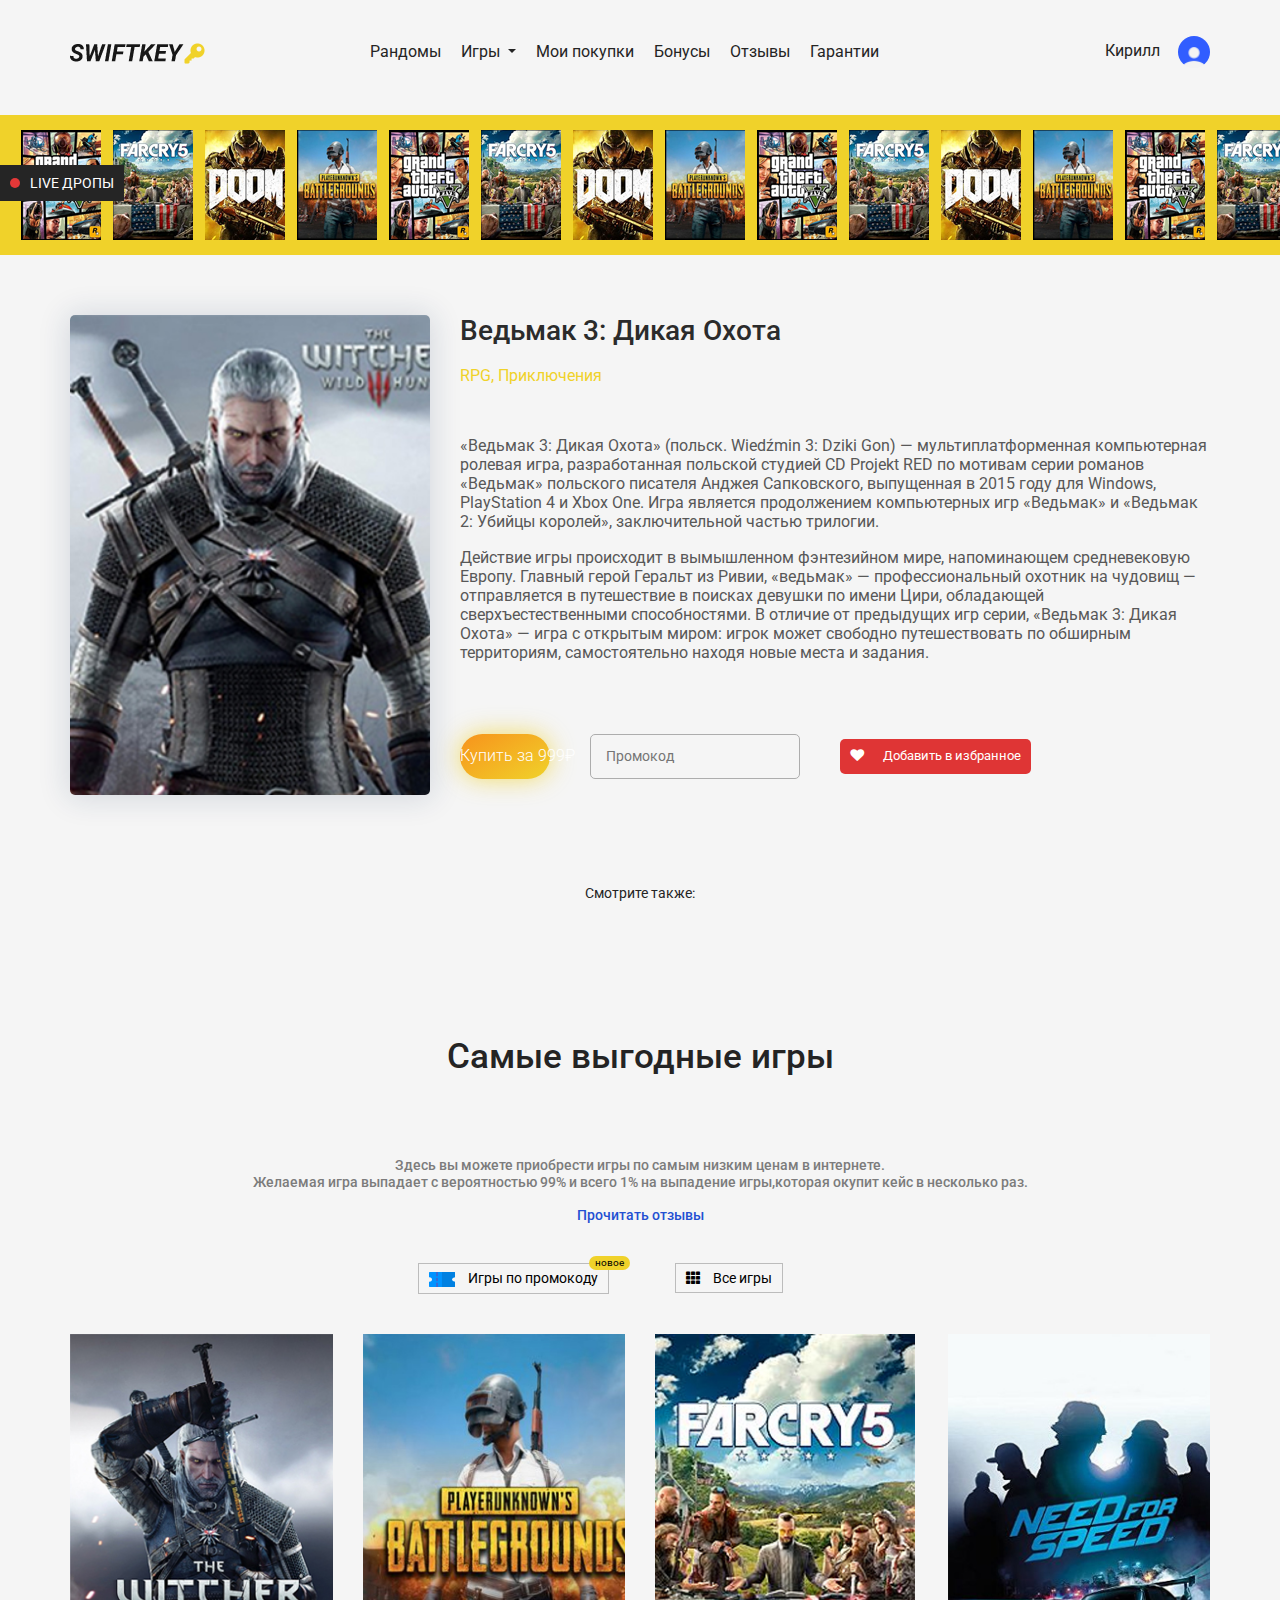
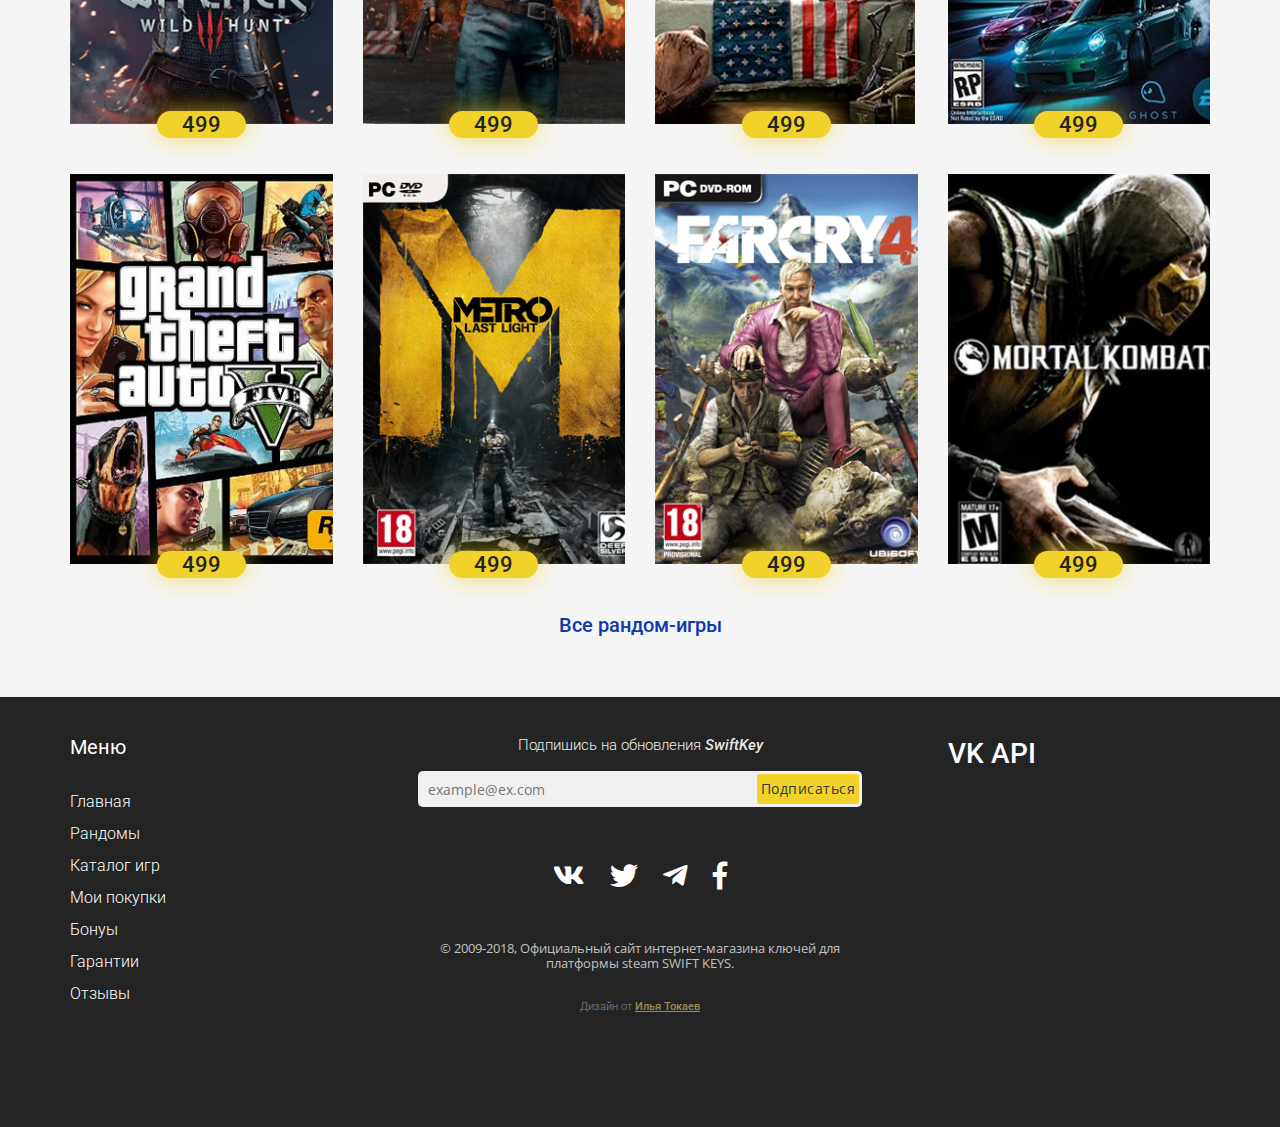
<file: game_rn.html>
<!DOCTYPE html>
<html>

<head>
  <meta charset="utf-8">
  <title></title>
  <meta name="viewport" content="width=device-width, initial-scale=1, shrink-to-fit=no">
  <link rel="stylesheet" href="css/fontawesome/fontawesome-all.css">
  <link rel="stylesheet" href="css/bootstrap.css">
  <link rel="stylesheet" href="css/flickity.css">
  <link rel="stylesheet" href="css/lightbox.css">
  <link rel="stylesheet" href="css/style.css">
  <link rel="stylesheet" href="css/media.css">
</head>

<body>

  <!-- Header -->

  <div class="container-fluid">
    <div class="container">
      <header>
        <div class="menu">
          <nav class="navbar navbar-expand-md">
            <a class="navbar-brand" href="index.html">
              <img src="img/logo.png">
            </a>
            <button class="navbar-toggler collapsed" type="button" data-toggle="collapse" data-target="#collapsibleNavbar"
              aria-expanded="false" style="">
              <i class="fas fa-bars"></i>
            </button>
            <div class="navbar-collapse collapse menu_margin" id="collapsibleNavbar" style="">
              <ul class="navbar-nav menu_list">
                <li class="nav-item">
                  <a class="nav-link" href="randoms.html">Рандомы</a>
                </li>
                <li class="nav-item dropdown">
                  <a class="nav-link dropdown-toggle" href="#" id="navbardrop"
                    data-toggle="dropdown">
                    Игры
                  </a>
                  <ul class="dropdown-menu drop_down_menu">
                    <li><a class="dropdown-item" href="game_rn.html"><img src="img/icon_menu.png">
                        Рандом-игры</a></li>
                    <li><a class="dropdown-item" href="promo.html"><img src="img/icon_menu_2.png">
                        Игры по промокоду</a></li>
                  </ul>
                </li>
                <li class="nav-item">
                  <a class="nav-link" href="lk.html">Мои покупки</a>
                </li>
                <li class="nav-item">
                  <a class="nav-link" href="bonus.html">Бонусы</a>
                </li>
                <li class="nav-item">
                  <a class="nav-link" href="review.html">Отзывы</a>
                </li>
                <li class="nav-item">
                  <a class="nav-link" href="garants.html">Гарантии</a>
                </li>
              </ul>
              <ul class="menu_list menu_list_2 menu_list_3">
                <li class="user_label">
                  <span class="user_name">Кирилл</span>
                  <div class="user_icon"></div>
                </li>
                <li class="mobile_only">
                  <button class="btn btn_2 log_out_hide">Выйти</button>
                </li>
              </ul>
              <ul class="menu_list menu_list_2" style="display:none;">
                <li>
                  <button class="btn btn_2" data-toggle="modal" data-target="#login">Войти</button>
                </li>
              </ul>
            </div>
          </nav>
        </div>
      </header>
    </div>
  </div>

  <!-- Header End -->


  <!-- Live -->

  <div class="container-fluid live_fluid">
    <div class="live_drop">
      <p>
        <div class="circle"></div> LIVE ДРОПЫ
      </p>
    </div>
    <div class="live-carousel">
      <div class="carousel-cell">
        <div class="inner_live_box">
          <div class="inner_live_img">
            <img src="img/live_1.png">
          </div>
          <div class="inner_live_title">
            <span class="triangle"></span>
            <p>GTA</p>
          </div>
        </div>
      </div>
      <div class="carousel-cell">
        <div class="inner_live_box">
          <div class="inner_live_img">
            <img src="img/live_2.png">
          </div>
          <div class="inner_live_title">
            <span class="triangle"></span>
            <p>FC5</p>
          </div>
        </div>
      </div>
      <div class="carousel-cell">
        <div class="inner_live_box">
          <div class="inner_live_img">
            <img src="img/live_3.png">
          </div>
          <div class="inner_live_title">
            <span class="triangle"></span>
            <p>DOOM</p>
          </div>
        </div>
      </div>
      <div class="carousel-cell">
        <div class="inner_live_box">
          <div class="inner_live_img">
            <img src="img/live_4.png">
          </div>
          <div class="inner_live_title">
            <span class="triangle"></span>
            <p>Bettelfid</p>
          </div>
        </div>
      </div>
      <div class="carousel-cell">
        <div class="inner_live_box">
          <div class="inner_live_img">
            <img src="img/live_1.png">
          </div>
          <div class="inner_live_title">
            <span class="triangle"></span>
            <p>GTA</p>
          </div>
        </div>
      </div>
      <div class="carousel-cell">
        <div class="inner_live_box">
          <div class="inner_live_img">
            <img src="img/live_2.png">
          </div>
          <div class="inner_live_title">
            <span class="triangle"></span>
            <p>FC5</p>
          </div>
        </div>
      </div>
      <div class="carousel-cell">
        <div class="inner_live_box">
          <div class="inner_live_img">
            <img src="img/live_3.png">
          </div>
          <div class="inner_live_title">
            <span class="triangle"></span>
            <p>DOOM</p>
          </div>
        </div>
      </div>
      <div class="carousel-cell">
        <div class="inner_live_box">
          <div class="inner_live_img">
            <img src="img/live_4.png">
          </div>
          <div class="inner_live_title">
            <span class="triangle"></span>
            <p>Bettelfid</p>
          </div>
        </div>
      </div>
      <div class="carousel-cell">
        <div class="inner_live_box">
          <div class="inner_live_img">
            <img src="img/live_1.png">
          </div>
          <div class="inner_live_title">
            <span class="triangle"></span>
            <p>GTA</p>
          </div>
        </div>
      </div>
      <div class="carousel-cell">
        <div class="inner_live_box">
          <div class="inner_live_img">
            <img src="img/live_2.png">
          </div>
          <div class="inner_live_title">
            <span class="triangle"></span>
            <p>FC5</p>
          </div>
        </div>
      </div>
      <div class="carousel-cell">
        <div class="inner_live_box">
          <div class="inner_live_img">
            <img src="img/live_3.png">
          </div>
          <div class="inner_live_title">
            <span class="triangle"></span>
            <p>DOOM</p>
          </div>
        </div>
      </div>
      <div class="carousel-cell">
        <div class="inner_live_box">
          <div class="inner_live_img">
            <img src="img/live_4.png">
          </div>
          <div class="inner_live_title">
            <span class="triangle"></span>
            <p>Bettelfid</p>
          </div>
        </div>
      </div>
      <div class="carousel-cell">
        <div class="inner_live_box">
          <div class="inner_live_img">
            <img src="img/live_1.png">
          </div>
          <div class="inner_live_title">
            <span class="triangle"></span>
            <p>GTA</p>
          </div>
        </div>
      </div>
      <div class="carousel-cell">
        <div class="inner_live_box">
          <div class="inner_live_img">
            <img src="img/live_2.png">
          </div>
          <div class="inner_live_title">
            <span class="triangle"></span>
            <p>FC5</p>
          </div>
        </div>
      </div>
      <div class="carousel-cell">
        <div class="inner_live_box">
          <div class="inner_live_img">
            <img src="img/live_3.png">
          </div>
          <div class="inner_live_title">
            <span class="triangle"></span>
            <p>DOOM</p>
          </div>
        </div>
      </div>
      <div class="carousel-cell">
        <div class="inner_live_box">
          <div class="inner_live_img">
            <img src="img/live_4.png">
          </div>
          <div class="inner_live_title">
            <span class="triangle"></span>
            <p>Bettelfid</p>
          </div>
        </div>
      </div>
    </div>
  </div>

  <!-- Live End -->


  <div class="container-fluid">
    <div class="container">
      <div class="row games_row">
        <div class="col-lg-4 col-md-12 col-sm-12">
          <div class="games_img_box">
            <div class="games-rn_img">

            </div>
          </div>
        </div>
        <div class="col-lg-8 col-md-12 col-sm-12">
          <div class="games_box">
            <p class="games-rn_name">Ведьмак 3: Дикая Охота</p>
            <p class="games-rn_ganer">RPG, Приключения</p>
            <p class="games-rn_info">«Ведьмак 3: Дикая Охота» (польск. Wiedźmin 3: Dziki Gon) — мультиплатформенная
              компьютерная ролевая игра, разработанная польской студией CD Projekt RED по мотивам серии романов
              «Ведьмак» польского писателя Анджея Сапковского, выпущенная в 2015 году для Windows, PlayStation 4 и Xbox
              One. Игра является продолжением компьютерных игр «Ведьмак» и «Ведьмак 2: Убийцы королей», заключительной
              частью трилогии.</p>
            <p class="games-rn_info">Действие игры происходит в вымышленном фэнтезийном мире, напоминающем
              средневековую Европу. Главный герой Геральт из Ривии, «ведьмак» — профессиональный охотник на чудовищ —
              отправляется в путешествие в поисках девушки по имени Цири, обладающей сверхъестественными способностями.
              В отличие от предыдущих игр серии, «Ведьмак 3: Дикая Охота» — игра с открытым миром: игрок может свободно
              путешествовать по обширным территориям, самостоятельно находя новые места и задания.</p>
            <div class="games_list_box">
              <ul class="games-rn_list">
                <li>
                  <div class="games_inder_items open"><button class="btn btn_2">Купить за 999₽</button></div>
                </li>
                <li>
                  <div class="games_inder_items promcode"><input type="text" name="" placeholder="Промокод"></div>
                </li>


                <li class="games_list_btn_li"><button class="games_list_btn"><i class="fas fa-heart"></i> Добавить в
                    избранное</button></li>
              </ul>

            </div>
          </div>
        </div>
      </div>
    </div>
  </div>


  <div class="container-fluid top_games-rn_fluid">
    <div class="container">

      <div class="row">
        <div class="col-12">

          <p class="text-center">Смотрите также:</p>
        </div>
      </div>



      <p class="title_md">Самые выгодные игры</p>
      <div class="row">
        <div class="col-md-10 offset-md-1 text-center">
          <p class="under_title">Здесь вы можете приобрести игры по самым низким ценам в интернете. <br> Желаемая игра
            выпадает с вероятностью 99% и всего 1% на выпадение игры,которая окупит кейс в несколько раз.</p>
          <a href="http://test5.termitcompany.com/review.html" class="see_review">Прочитать отзывы</a>
          <div class="top_game_btns">
            <a href="http://test5.termitcompany.com/game.html#"><button class="top_game_btn_a"><img src="img/voucher.png">
                Игры по промокоду<span class="new">новое</span> </button></a>
            <a href="http://test5.termitcompany.com/game.html#"><button class="top_game_btn_a"><i class="fas fa-th"></i>
                Все игры</button></a>
          </div>
        </div>
      </div>

      <div class="row">
        <div class=" col-sm-6 col-md-6 col-lg-3">
          <div class="game_box">
            <div class="game_img">
              <img src="img/game_1.jpg">
            </div>
            <div class="game_box_inner">
              <p class="game_box_title">The Witcher 3: Wild Hunt</p>
              <p class="game_box_text">ПРИКЛЮЧЕНИЯ, RPG</p>
            </div>
            <div class="game_price_box">
              <p class="game_price">499</p>
            </div>
          </div>
        </div>
        <div class=" col-sm-6 col-md-6 col-lg-3">
          <div class="game_box">
            <div class="game_img">
              <img src="img/game_2.jpg">
            </div>
            <div class="game_box_inner">
              <p class="game_box_title">The Witcher 3: Wild Hunt</p>
              <p class="game_box_text">ПРИКЛЮЧЕНИЯ, RPG</p>
            </div>
            <div class="game_price_box">
              <p class="game_price">499</p>
            </div>
          </div>
        </div>
        <div class=" col-sm-6 col-md-6 col-lg-3">
          <div class="game_box">
            <div class="game_img">
              <img src="img/game_3.jpg">
            </div>
            <div class="game_box_inner">
              <p class="game_box_title">The Witcher 3: Wild Hunt</p>
              <p class="game_box_text">ПРИКЛЮЧЕНИЯ, RPG</p>
            </div>
            <div class="game_price_box">
              <p class="game_price">499</p>
            </div>
          </div>
        </div>
        <div class=" col-sm-6 col-md-6 col-lg-3">
          <div class="game_box">
            <div class="game_img">
              <img src="img/game_4.jpg">
            </div>
            <div class="game_box_inner">
              <p class="game_box_title">The Witcher 3: Wild Hunt</p>
              <p class="game_box_text">ПРИКЛЮЧЕНИЯ, RPG</p>
            </div>
            <div class="game_price_box">
              <p class="game_price">499</p>
            </div>
          </div>
        </div>
        <div class=" col-sm-6 col-md-6 col-lg-3">
          <div class="game_box">
            <div class="game_img">
              <img src="img/game_5.jpg">
            </div>
            <div class="game_box_inner">
              <p class="game_box_title">The Witcher 3: Wild Hunt</p>
              <p class="game_box_text">ПРИКЛЮЧЕНИЯ, RPG</p>
            </div>
            <div class="game_price_box">
              <p class="game_price">499</p>
            </div>
          </div>
        </div>
        <div class=" col-sm-6 col-md-6 col-lg-3">
          <div class="game_box">
            <div class="game_img">
              <img src="img/game_6.jpg">
            </div>
            <div class="game_box_inner">
              <p class="game_box_title">The Witcher 3: Wild Hunt</p>
              <p class="game_box_text">ПРИКЛЮЧЕНИЯ, RPG</p>
            </div>
            <div class="game_price_box">
              <p class="game_price">499</p>
            </div>
          </div>
        </div>
        <div class=" col-sm-6 col-md-6 col-lg-3">
          <div class="game_box">
            <div class="game_img">
              <img src="img/game_7.jpg">
            </div>
            <div class="game_box_inner">
              <p class="game_box_title">The Witcher 3: Wild Hunt</p>
              <p class="game_box_text">ПРИКЛЮЧЕНИЯ, RPG</p>
            </div>
            <div class="game_price_box">
              <p class="game_price">499</p>
            </div>
          </div>
        </div>
        <div class=" col-sm-6 col-md-6 col-lg-3">
          <div class="game_box">
            <div class="game_img">
              <img src="img/game_8.jpg">
            </div>
            <div class="game_box_inner">
              <p class="game_box_title">The Witcher 3: Wild Hunt</p>
              <p class="game_box_text">ПРИКЛЮЧЕНИЯ, RPG</p>
            </div>
            <div class="game_price_box">
              <p class="game_price">499</p>
            </div>
          </div>
        </div>
        <div class="col-12 text-center">
          <a href="http://test5.termitcompany.com/random.html" class="see_rnd_game">Все рандом-игры</a>
        </div>
      </div>
    </div>
  </div>

  <div class="container-fluid footer_fluid">
    <div class="container">
      <footer class="row">
        <div class="col-0 col-md-2">
          <p class="footer_title">Меню</p>
          <ul class="footer_menu_list">
            <li><a href="http://test5.termitcompany.com/game.html#">Главная</a></li>
            <li><a href="http://test5.termitcompany.com/game.html#">Рандомы</a></li>
            <li><a href="http://test5.termitcompany.com/game.html#">Каталог игр</a></li>
            <li><a href="http://test5.termitcompany.com/game.html#">Мои покупки</a></li>
            <li><a href="http://test5.termitcompany.com/game.html#">Бонуы</a></li>
            <li><a href="http://test5.termitcompany.com/game.html#">Гарантии</a></li>
            <li><a href="http://test5.termitcompany.com/game.html#">Отзывы</a></li>
          </ul>
        </div>
        <div class="col-md-6 offset-md-1 footer_center">
          <div class="footer_center_box">
            <p class="footer_title_min">Подпишись на обновления <i>SwiftKey</i></p>
            <form class="footer_form">
              <input type="text" name="email" placeholder="example@ex.com">
              <button class="footer_form_btn">Подписаться</button>
            </form>
            <ul class="share_icon_lis">
              <li><a href="http://test5.termitcompany.com/game.html#"><i class="fab fa-vk"></i></a></li>
              <li><a href="http://test5.termitcompany.com/game.html#"><i class="fab fa-twitter"></i></a></li>
              <li><a href="http://test5.termitcompany.com/game.html#"><i class="fab fa-telegram-plane"></i></a></li>
              <li><a href="http://test5.termitcompany.com/game.html#"><i class="fab fa-facebook-f"></i></a></li>
            </ul>
            <p class="copright_text">© 2009-2018, Официальный сайт интернет-магазина ключей для платформы steam SWIFT
              KEYS.</p>
            <p class="created_by">Дизайн от <a href="http://test5.termitcompany.com/game.html#">Илья Токаев</a></p>
          </div>
        </div>
        <div class="col-md-3">
          <h3>VK API</h3>
        </div>
      </footer>
    </div>
  </div>


  <!-- Modal -->

  <!-- For Login -->

  <div class="modal fade" id="login" style="display: none;" aria-hidden="true">
    <div class="modal-dialog modal-md">
      <div class="modal-content">

        <!-- Modal Header -->
        <div class="modal-header">
          <button type="button" class="close" data-dismiss="modal">
            <svg xmlns="http://www.w3.org/2000/svg" xmlns:xlink="http://www.w3.org/1999/xlink" version="1.1" id="Capa_1"
              x="0px" y="0px" viewBox="0 0 47.971 47.971" style="enable-background:new 0 0 47.971 47.971;" xml:space="preserve"
              width="20px" height="20px">
              <g>
                <path d="M28.228,23.986L47.092,5.122c1.172-1.171,1.172-3.071,0-4.242c-1.172-1.172-3.07-1.172-4.242,0L23.986,19.744L5.121,0.88   c-1.172-1.172-3.07-1.172-4.242,0c-1.172,1.171-1.172,3.071,0,4.242l18.865,18.864L0.879,42.85c-1.172,1.171-1.172,3.071,0,4.242   C1.465,47.677,2.233,47.97,3,47.97s1.535-0.293,2.121-0.879l18.865-18.864L42.85,47.091c0.586,0.586,1.354,0.879,2.121,0.879   s1.535-0.293,2.121-0.879c1.172-1.171,1.172-3.071,0-4.242L28.228,23.986z"
                  fill="#FFFFFF"></path>
              </g>
            </svg>
          </button>
        </div>

        <!-- Modal body -->
        <div class="modal-body">
          <h1 class="modal_balance_title">Вход в аккаунт</h1>
          <p class="modal_balance_under_title">Войти с помощью:</p>
          <ul class="logon_list">
            <li class="steam"><i class="icons fab fa-steam-symbol"></i> STEAM</li>
            <li class="vk"><i class="icons fab fa-vk"></i> ВКонтакте</li>
            <li class="fb"><i class="icons fab fa-facebook-square"></i> Facebook</li>
          </ul>
        </div>
      </div>
    </div>
  </div>

  <!-- Modal End -->



  <script src="js/jquery-3.3.1.min.js"></script>
  <script src="js/flickity.pkgd.min.js"></script>
  <script src="js/tether.js"></script>
  <script src="js/bootstrap.js"></script>
  <script src="js/lightbox.js"></script>
  <script src="js/script.js"></script>
</body>

</html>
</file>
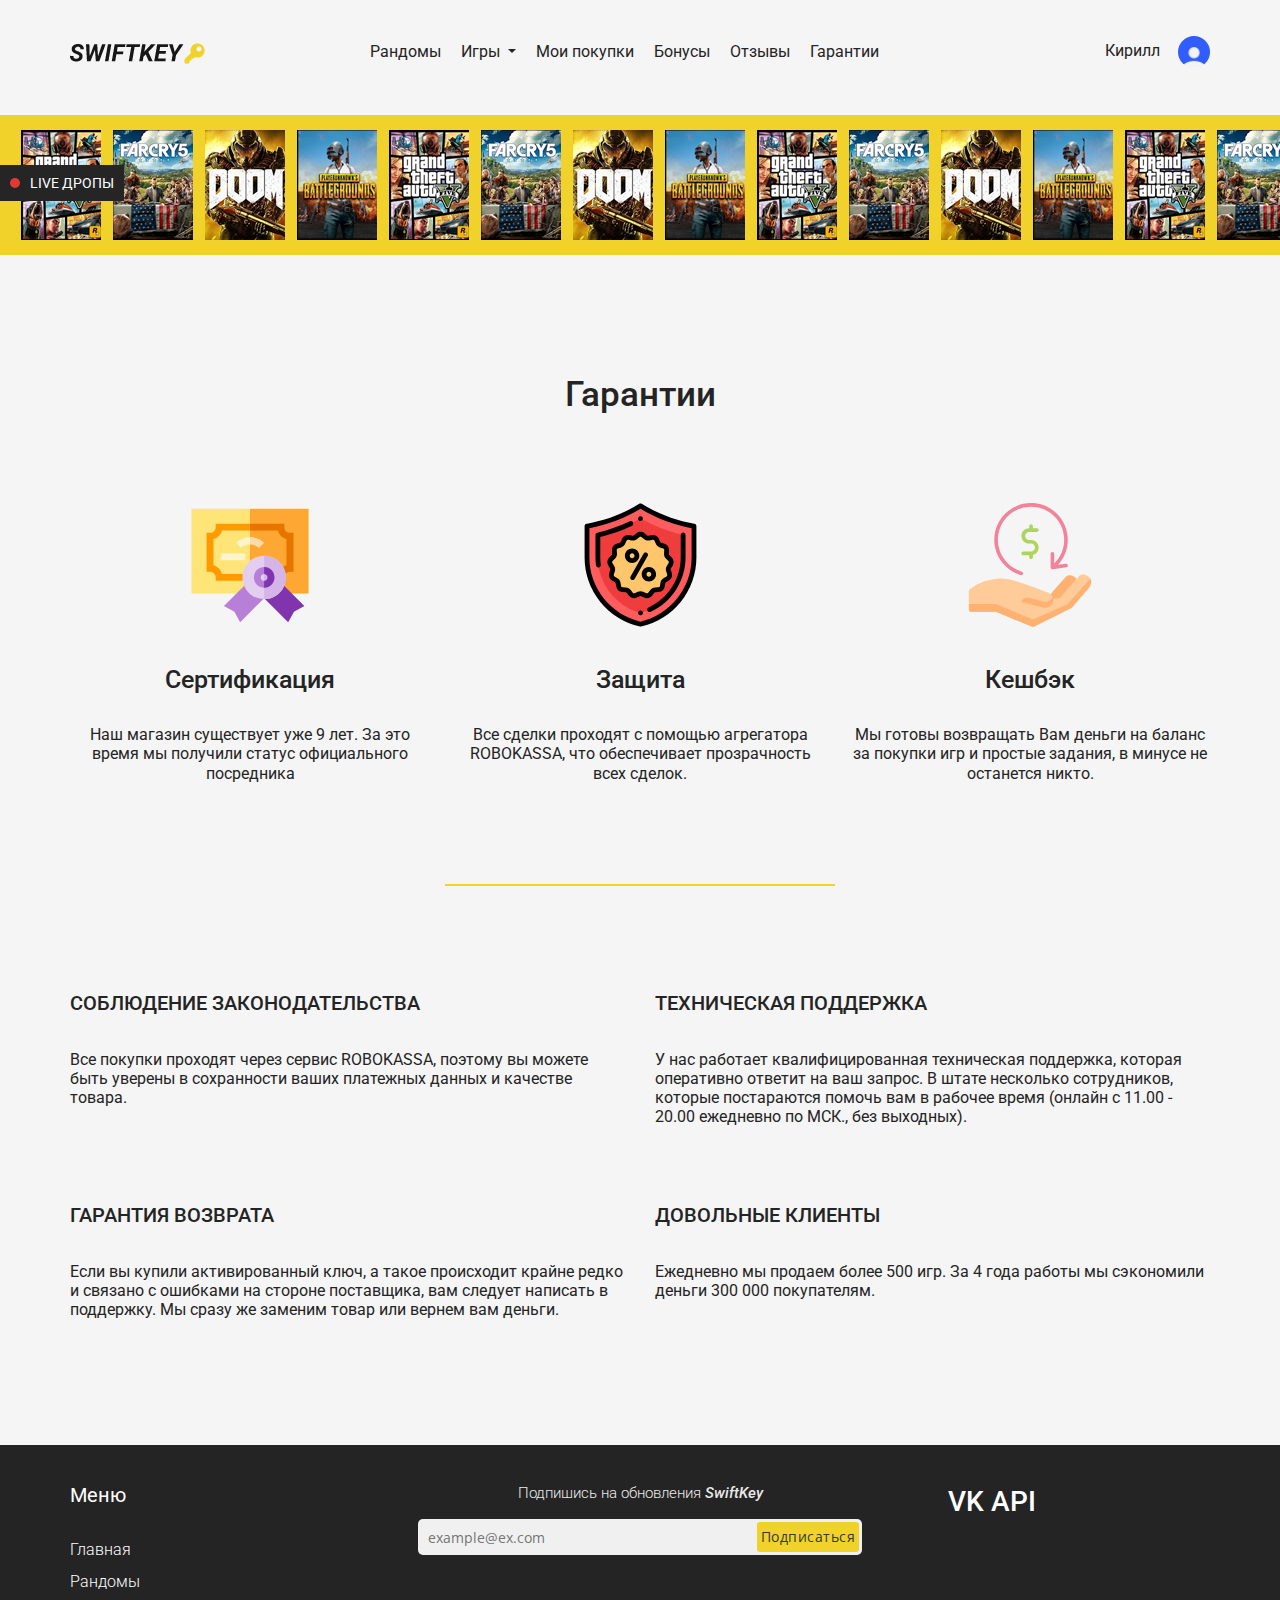
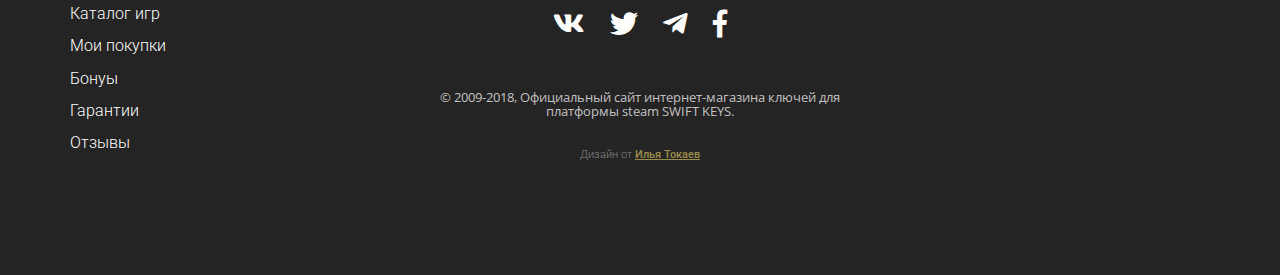
<file: garants.html>
<!DOCTYPE html>
<!-- saved from url=(0114)file:///C:/Users/eroga/OneDrive/%D0%A0%D0%B0%D0%B1%D0%BE%D1%87%D0%B8%D0%B9%20%D1%81%D1%82%D0%BE%D0%BB/garants.html -->
<html class="mdl-js">

<head>
  <meta http-equiv="Content-Type" content="text/html; charset=UTF-8">

  <title></title>
  <meta name="viewport" content="width=device-width, initial-scale=1, shrink-to-fit=no">
  <link rel="stylesheet" href="css/fontawesome/fontawesome-all.css">
  <link rel="stylesheet" href="css/bootstrap.css">
  <link rel="stylesheet" href="css/flickity.css">
  <link rel="stylesheet" href="css/lightbox.css">
  <link rel="stylesheet" href="css/style.css">
  <link rel="stylesheet" href="css/media.css">
</head>

<body>

  <!-- Header -->

  <div class="container-fluid">
    <div class="container">
      <header>
        <div class="menu">
          <nav class="navbar navbar-expand-md">
            <a class="navbar-brand" href="index.html">
              <img src="img/logo.png">
            </a>
            <button class="navbar-toggler collapsed" type="button" data-toggle="collapse" data-target="#collapsibleNavbar"
              aria-expanded="false" style="">
              <i class="fas fa-bars"></i>
            </button>
            <div class="navbar-collapse collapse menu_margin" id="collapsibleNavbar" style="">
              <ul class="navbar-nav menu_list">
                <li class="nav-item">
                  <a class="nav-link" href="randoms.html">Рандомы</a>
                </li>
                <li class="nav-item dropdown">
                  <a class="nav-link dropdown-toggle" href="#" id="navbardrop"
                    data-toggle="dropdown">
                    Игры
                  </a>
                  <ul class="dropdown-menu drop_down_menu">
                    <li><a class="dropdown-item" href="game_rn.html"><img src="img/icon_menu.png">
                        Рандом-игры</a></li>
                    <li><a class="dropdown-item" href="promo.html"><img src="img/icon_menu_2.png">
                        Игры по промокоду</a></li>
                  </ul>
                </li>
                <li class="nav-item">
                  <a class="nav-link" href="lk.html">Мои покупки</a>
                </li>
                <li class="nav-item">
                  <a class="nav-link" href="bonus.html">Бонусы</a>
                </li>
                <li class="nav-item">
                  <a class="nav-link" href="review.html">Отзывы</a>
                </li>
                <li class="nav-item">
                  <a class="nav-link" href="garants.html">Гарантии</a>
                </li>
              </ul>
              <ul class="menu_list menu_list_2 menu_list_3">
                <li class="user_label">
                  <span class="user_name">Кирилл</span>
                  <div class="user_icon"></div>
                </li>
                <li class="mobile_only">
                  <button class="btn btn_2 log_out_hide">Выйти</button>
                </li>
              </ul>
              <ul class="menu_list menu_list_2" style="display:none;">
                <li>
                  <button class="btn btn_2" data-toggle="modal" data-target="#login">Войти</button>
                </li>
              </ul>
            </div>
          </nav>
        </div>
      </header>
    </div>
  </div>

  <!-- Header End -->


  <!-- Live -->

  <div class="container-fluid live_fluid">
    <div class="live_drop">
      <p>
        <div class="circle"></div> LIVE ДРОПЫ
      </p>
    </div>
    <div class="live-carousel">
      <div class="carousel-cell">
        <div class="inner_live_box">
          <div class="inner_live_img">
            <img src="img/live_1.png">
          </div>
          <div class="inner_live_title">
            <span class="triangle"></span>
            <p>GTA</p>
          </div>
        </div>
      </div>
      <div class="carousel-cell">
        <div class="inner_live_box">
          <div class="inner_live_img">
            <img src="img/live_2.png">
          </div>
          <div class="inner_live_title">
            <span class="triangle"></span>
            <p>FC5</p>
          </div>
        </div>
      </div>
      <div class="carousel-cell">
        <div class="inner_live_box">
          <div class="inner_live_img">
            <img src="img/live_3.png">
          </div>
          <div class="inner_live_title">
            <span class="triangle"></span>
            <p>DOOM</p>
          </div>
        </div>
      </div>
      <div class="carousel-cell">
        <div class="inner_live_box">
          <div class="inner_live_img">
            <img src="img/live_4.png">
          </div>
          <div class="inner_live_title">
            <span class="triangle"></span>
            <p>Bettelfid</p>
          </div>
        </div>
      </div>
      <div class="carousel-cell">
        <div class="inner_live_box">
          <div class="inner_live_img">
            <img src="img/live_1.png">
          </div>
          <div class="inner_live_title">
            <span class="triangle"></span>
            <p>GTA</p>
          </div>
        </div>
      </div>
      <div class="carousel-cell">
        <div class="inner_live_box">
          <div class="inner_live_img">
            <img src="img/live_2.png">
          </div>
          <div class="inner_live_title">
            <span class="triangle"></span>
            <p>FC5</p>
          </div>
        </div>
      </div>
      <div class="carousel-cell">
        <div class="inner_live_box">
          <div class="inner_live_img">
            <img src="img/live_3.png">
          </div>
          <div class="inner_live_title">
            <span class="triangle"></span>
            <p>DOOM</p>
          </div>
        </div>
      </div>
      <div class="carousel-cell">
        <div class="inner_live_box">
          <div class="inner_live_img">
            <img src="img/live_4.png">
          </div>
          <div class="inner_live_title">
            <span class="triangle"></span>
            <p>Bettelfid</p>
          </div>
        </div>
      </div>
      <div class="carousel-cell">
        <div class="inner_live_box">
          <div class="inner_live_img">
            <img src="img/live_1.png">
          </div>
          <div class="inner_live_title">
            <span class="triangle"></span>
            <p>GTA</p>
          </div>
        </div>
      </div>
      <div class="carousel-cell">
        <div class="inner_live_box">
          <div class="inner_live_img">
            <img src="img/live_2.png">
          </div>
          <div class="inner_live_title">
            <span class="triangle"></span>
            <p>FC5</p>
          </div>
        </div>
      </div>
      <div class="carousel-cell">
        <div class="inner_live_box">
          <div class="inner_live_img">
            <img src="img/live_3.png">
          </div>
          <div class="inner_live_title">
            <span class="triangle"></span>
            <p>DOOM</p>
          </div>
        </div>
      </div>
      <div class="carousel-cell">
        <div class="inner_live_box">
          <div class="inner_live_img">
            <img src="img/live_4.png">
          </div>
          <div class="inner_live_title">
            <span class="triangle"></span>
            <p>Bettelfid</p>
          </div>
        </div>
      </div>
      <div class="carousel-cell">
        <div class="inner_live_box">
          <div class="inner_live_img">
            <img src="img/live_1.png">
          </div>
          <div class="inner_live_title">
            <span class="triangle"></span>
            <p>GTA</p>
          </div>
        </div>
      </div>
      <div class="carousel-cell">
        <div class="inner_live_box">
          <div class="inner_live_img">
            <img src="img/live_2.png">
          </div>
          <div class="inner_live_title">
            <span class="triangle"></span>
            <p>FC5</p>
          </div>
        </div>
      </div>
      <div class="carousel-cell">
        <div class="inner_live_box">
          <div class="inner_live_img">
            <img src="img/live_3.png">
          </div>
          <div class="inner_live_title">
            <span class="triangle"></span>
            <p>DOOM</p>
          </div>
        </div>
      </div>
      <div class="carousel-cell">
        <div class="inner_live_box">
          <div class="inner_live_img">
            <img src="img/live_4.png">
          </div>
          <div class="inner_live_title">
            <span class="triangle"></span>
            <p>Bettelfid</p>
          </div>
        </div>
      </div>
    </div>
  </div>


  <!-- Live End -->


  <div class="container-fluid bonus_fluid">
    <div class="container">
      <p class="title_md">Гарантии</p>
      <div class="row guarantees">
        <div class="col-lg-4 col-md-6 guarante_box">
          <div class="guarante_img">
            <svg version="1.1" id="Capa_1" xmlns="http://www.w3.org/2000/svg" xmlns:xlink="http://www.w3.org/1999/xlink"
              x="0px" y="0px" viewBox="0 0 512 512" style="enable-background:new 0 0 512 512;" xml:space="preserve"
              width="122px" height="117px">
              <path style="fill:#FFE477;" d="M512,378.079H0v-370h512V378.079z"></path>
              <rect x="256" y="8.08" style="fill:#FFA733;" width="256" height="370"></rect>
              <path style="fill:#FF9A00;" d="M406,323.079H106v-15c0-13.785-11.215-25-25-25H66v-170h15c13.785,0,25-11.215,25-25v-15h300v15
					c0,13.785,11.215,25,25,25h15v170h-15c-13.785,0-25,11.215-25,25V323.079z M133.921,293.079h244.157
					c5.191-18.291,19.63-32.73,37.921-37.921V141c-18.291-5.19-32.73-19.63-37.921-37.921H133.921C128.73,121.37,114.291,135.809,96,141
					v114.158C114.291,260.348,128.73,274.788,133.921,293.079z"></path>
              <g>
                <path style="fill:#FFF5CC;" d="M295.58,178.387c-21.824-21.074-57.336-21.074-79.16,0l-20.84-21.58
						c33.316-32.172,87.523-32.172,120.84,0L295.58,178.387z"></path>
                <rect x="128" y="203.08" style="fill:#FFF5CC;" width="107" height="30"></rect>
              </g>
              <path style="fill:#E67500;" d="M406,88.079v-15H256v30h122.079C383.27,121.37,397.709,135.809,416,141v114.158
					c-18.291,5.19-32.73,19.63-37.921,37.921H256v30h150v-15c0-13.785,11.215-25,25-25h15v-170h-15
					C417.215,113.079,406,101.864,406,88.079z"></path>
              <path style="fill:#FFDAAA;" d="M295.58,178.387l20.84-21.58c-16.658-16.086-38.539-24.129-60.42-24.129v29.903
					C270.334,162.582,284.668,167.85,295.58,178.387z"></path>
              <path style="fill:#B87FD9;" d="M212.868,503.921l-25.254-45.456l-45.457-25.254L251.678,323.69l70.711,70.71L212.868,503.921z"></path>
              <path style="fill:#8034AD;" d="M423.132,503.921l-109.521-109.52l70.711-70.71l109.521,109.521l-45.457,25.254L423.132,503.921z"></path>
              <path style="fill:#E3CEF0;" d="M318,403.079c-52.383,0-95-42.617-95-95s42.617-95,95-95s95,42.617,95,95
					S370.383,403.079,318,403.079z"></path>
              <path style="fill:#D5B4E8;" d="M318,213.079v190c52.383,0,95-42.617,95-95S370.383,213.079,318,213.079z"></path>
              <path style="fill:#B87FD9;" d="M318,353.079c-24.813,0-45-20.187-45-45s20.187-45,45-45s45,20.187,45,45
					S342.813,353.079,318,353.079z M318,293.079c-8.271,0-15,6.729-15,15s6.729,15,15,15s15-6.729,15-15S326.271,293.079,318,293.079z"></path>
              <path style="fill:#8034AD;" d="M333,308.079c0,8.271-6.729,15-15,15v30c24.813,0,45-20.187,45-45s-20.187-45-45-45v30
					C326.271,293.079,333,299.807,333,308.079z"></path>
            </svg>
          </div>
          <h2>Сертификация</h2>
          <p class="guarante_text">Наш магазин существует уже 9 лет. За это время мы получили статус официального
            посредника</p>
        </div>
        <div class="col-lg-4  col-md-6 guarante_box security_box">
          <div class="guarante_img">
            <svg version="1.1" id="Capa_1" xmlns="http://www.w3.org/2000/svg" xmlns:xlink="http://www.w3.org/1999/xlink"
              x="0px" y="0px" viewBox="0 0 512 512" style="enable-background:new 0 0 512 512;" xml:space="preserve"
              width="123px" height="136px">
              <path style="fill:#FF5D5D;" d="M256,502L256,502c130.069-28.622,222.715-143.872,222.715-277.052V94.185l-0.684-0.12
				C399.387,80.276,324.056,51.754,256,10l0,0l0,0C188.413,51.669,113.524,80.116,35.318,93.828l-2.033,0.356V225.08
				C33.285,358.234,125.945,473.445,256,502L256,502z"></path>
              <path d="M256,512c-0.72,0-1.438-0.078-2.146-0.232C188.736,497.47,129.863,460.984,88.08,409.032
				c-41.784-51.953-64.795-117.281-64.795-183.951V94.185c0-4.857,3.489-9.011,8.273-9.85l2.033-0.356
				c77.296-13.553,150.359-41.307,217.16-82.491c3.211-1.98,7.263-1.983,10.478-0.011c67.27,41.271,140.794,69.109,218.529,82.739
				l0.681,0.119c4.785,0.837,8.276,4.992,8.276,9.85v130.763c0,66.683-23.009,132.029-64.788,184.001
				c-41.778,51.972-100.653,88.487-165.777,102.818C257.442,511.922,256.721,512,256,512z M43.285,102.553v122.528
				c0,126.732,89.32,238.525,212.713,266.671c123.396-28.207,212.718-140.057,212.718-266.804v-122.41
				c-75.421-14.144-146.91-41.31-212.702-80.832C190.281,61.375,118.768,88.553,43.285,102.553z"></path>
              <path style="fill:#EF3C3C;" d="M78.552,131.232v93.716c0,107.704,74.043,203.06,177.447,230.484
				c103.405-27.424,177.448-122.78,177.448-230.484v-93.716C371.207,116.87,311.745,93.848,256,62.524
				C200.255,93.848,140.79,116.871,78.552,131.232z"></path>
              <path d="M255.993,465.433c-4.425,0-8.47-2.958-9.658-7.438c-1.417-5.338,1.762-10.813,7.1-12.23l0.381-0.101
				c5.335-1.416,10.813,1.761,12.23,7.101c1.417,5.338-1.762,10.813-7.1,12.23l-0.381,0.101
				C257.706,465.325,256.842,465.433,255.993,465.433z M293.802,451.852c-3.786,0-7.409-2.162-9.094-5.829
				c-2.305-5.019-0.104-10.956,4.914-13.261c81.296-37.337,133.825-118.909,133.825-207.815V131.23c0-5.523,4.478-10,10-10
				s10,4.477,10,10v93.716c0,47.733-13.918,94.363-40.25,134.849c-25.976,39.938-62.362,71.454-105.228,91.141
				C296.618,451.558,295.199,451.852,293.802,451.852z M80.621,266.128c-4.933,0-9.226-3.649-9.898-8.672
				c-1.439-10.738-2.17-21.676-2.17-32.509V131.23c0-4.657,3.214-8.697,7.752-9.744c46.72-10.78,92.289-26.683,135.44-47.264
				c4.982-2.376,10.952-0.264,13.331,4.721c2.377,4.985,0.264,10.954-4.722,13.331c-42.072,20.067-86.377,35.817-131.802,46.863v85.809
				c0,9.947,0.67,19.991,1.992,29.851c0.734,5.474-3.108,10.506-8.582,11.24C81.511,266.099,81.063,266.128,80.621,266.128z
				 M255.773,72.659c-3.479,0-6.858-1.818-8.701-5.058c-2.73-4.801-1.052-10.906,3.749-13.636l0.22-0.124
				c4.815-2.694,10.944-1.001,13.645,3.814c2.699,4.814,1.025,10.885-3.787,13.588c-0.004,0.002-0.085,0.047-0.089,0.05l-0.102,0.057
				C259.147,72.237,257.449,72.659,255.773,72.659z"></path>
              <path style="fill:#FFC66C;" d="M249.019,376.506l-12.894,6.021c-7.039,3.287-15.417,1.219-20.118-4.966l-8.697-11.442
				c-2.946-3.876-7.454-6.254-12.317-6.495l-14.263-0.709c-7.725-0.384-14.146-6.082-15.446-13.707l-2.451-14.376
				c-0.813-4.771-3.68-8.944-7.842-11.415l-12.453-7.393c-6.618-3.929-9.641-11.912-7.285-19.239l4.495-13.98
				c1.475-4.589,0.871-9.593-1.655-13.698l-7.683-12.486c-4.028-6.546-3.003-15.007,2.473-20.402l10.391-10.236
				c3.439-3.388,5.222-8.111,4.879-12.926l-1.041-14.621c-0.548-7.695,4.309-14.742,11.695-16.969l13.757-4.148
				c4.649-1.402,8.444-4.779,10.375-9.234l5.762-13.289c3.085-7.114,10.707-11.121,18.316-9.627l13.962,2.74
				c4.788,0.94,9.746-0.288,13.542-3.353l11.113-8.972c6.047-4.883,14.682-4.883,20.73,0l11.113,8.972
				c3.796,3.065,8.755,4.293,13.542,3.353l13.961-2.74c7.61-1.493,15.232,2.514,18.316,9.629l5.759,13.286
				c1.931,4.455,5.727,7.834,10.376,9.235l13.759,4.148c7.386,2.227,12.244,9.274,11.696,16.969l-1.041,14.62
				c-0.343,4.815,1.44,9.539,4.879,12.926l10.391,10.236c5.476,5.394,6.502,13.855,2.473,20.402l-7.683,12.486
				c-2.526,4.105-3.131,9.109-1.655,13.698l4.495,13.98c2.356,7.327-0.667,15.31-7.284,19.239l-12.453,7.393
				c-4.162,2.471-7.029,6.644-7.842,11.415l-2.451,14.376c-1.3,7.624-7.721,13.323-15.446,13.707l-14.266,0.709
				c-4.863,0.242-9.372,2.619-12.318,6.496l-8.693,11.44c-4.701,6.185-13.079,8.254-20.118,4.967l-12.893-6.021
				C258.557,374.44,253.444,374.44,249.019,376.506z"></path>
              <path d="M229.234,394.048c-8.109,0-16.068-3.7-21.188-10.437l-8.696-11.441c-1.164-1.531-2.933-2.463-4.853-2.559l-14.264-0.709
				c-12.503-0.621-22.704-9.674-24.808-22.014l-2.45-14.376c-0.321-1.882-1.447-3.521-3.09-4.497l-12.453-7.394
				c-10.695-6.35-15.507-19.056-11.7-30.898l4.497-13.981c0.581-1.809,0.344-3.777-0.653-5.396l-7.683-12.485
				c-6.509-10.577-4.875-24.051,3.973-32.767l10.391-10.236c1.356-1.336,2.057-3.192,1.922-5.092l-1.041-14.62
				c-0.886-12.446,6.838-23.653,18.783-27.254l13.757-4.148c1.835-0.553,3.324-1.879,4.087-3.636l5.763-13.291
				c4.915-11.339,17.288-17.842,29.416-15.461l13.962,2.739c1.888,0.37,3.835-0.109,5.334-1.32l11.114-8.973
				c9.646-7.789,23.647-7.787,33.294,0l11.112,8.972c1.5,1.211,3.447,1.691,5.334,1.321l13.962-2.74
				c12.123-2.377,24.499,4.123,29.417,15.464l5.759,13.287c0.763,1.759,2.253,3.085,4.088,3.638l13.76,4.148
				c11.945,3.602,19.669,14.809,18.783,27.254l-1.041,14.621c-0.135,1.899,0.565,3.755,1.923,5.092l10.39,10.235
				c8.848,8.715,10.481,22.189,3.973,32.767l-7.684,12.486c-0.996,1.619-1.233,3.586-0.651,5.397l4.495,13.978
				c3.808,11.843-1.004,24.549-11.699,30.899l-12.453,7.394c-1.643,0.975-2.769,2.614-3.09,4.497l-2.45,14.375
				c-2.104,12.34-12.305,21.393-24.808,22.014l-14.267,0.709c-1.92,0.095-3.689,1.028-4.853,2.559l-8.693,11.439
				c-7.495,9.865-21.084,13.219-32.312,7.977l-12.893-6.021c-1.748-0.815-3.752-0.816-5.5,0l0,0l-12.894,6.021
				C236.797,393.25,232.999,394.048,229.234,394.048z M203.859,150.862c-2.546,0-4.942,1.516-5.981,3.912l-5.763,13.29
				c-3.107,7.168-9.181,12.574-16.663,14.83l-13.757,4.148c-2.93,0.883-4.824,3.632-4.607,6.685l1.041,14.62
				c0.552,7.745-2.305,15.311-7.835,20.76l-10.392,10.236c-2.17,2.138-2.571,5.443-0.975,8.037l7.684,12.486
				c4.062,6.602,5.03,14.62,2.659,21.998l-4.497,13.982c-0.934,2.904,0.247,6.021,2.871,7.579l12.453,7.394
				c6.695,3.976,11.285,10.657,12.594,18.333l2.45,14.376c0.517,3.026,3.019,5.247,6.085,5.399l14.264,0.709
				c7.829,0.389,15.039,4.191,19.782,10.431l8.697,11.443c1.838,2.418,5.169,3.242,7.925,1.957l12.894-6.021
				c7.127-3.328,15.299-3.328,22.426,0l12.893,6.021c2.754,1.286,6.086,0.462,7.925-1.957l8.693-11.44
				c4.742-6.241,11.954-10.044,19.784-10.434l14.267-0.709c3.066-0.152,5.568-2.373,6.085-5.399l2.45-14.375
				c1.309-7.676,5.898-14.358,12.594-18.333l12.453-7.394c2.624-1.558,3.805-4.675,2.87-7.58l-4.495-13.979
				c-2.372-7.38-1.403-15.398,2.657-21.999l7.685-12.487c1.597-2.594,1.195-5.899-0.975-8.037l-10.391-10.236
				c-5.531-5.45-8.388-13.016-7.836-20.76l1.041-14.621c0.217-3.052-1.678-5.802-4.607-6.685l-13.76-4.148
				c-7.481-2.255-13.556-7.662-16.664-14.832l-5.759-13.287c-1.206-2.781-4.245-4.378-7.216-3.793l-13.961,2.74
				c-7.711,1.511-15.638-0.45-21.75-5.386l-11.112-8.972c-2.367-1.91-5.802-1.91-8.167,0l-11.114,8.972
				c-6.112,4.937-14.037,6.9-21.75,5.385l-13.961-2.739C204.681,150.901,204.268,150.862,203.859,150.862z"></path>
              <g>
                <circle style="fill:#FFC66C;" cx="290.94" cy="294.54" r="20"></circle>
                <circle style="fill:#FFC66C;" cx="221.06" cy="217.46" r="20"></circle>
              </g>
              <path d="M223.341,318.821c-1.666,0-3.354-0.417-4.907-1.294c-4.81-2.715-6.507-8.814-3.792-13.624l53.769-95.245
			c2.716-4.811,8.816-6.508,13.624-3.792c4.81,2.715,6.507,8.814,3.792,13.624l-53.769,95.245
			C230.22,316.991,226.831,318.821,223.341,318.821z"></path>
              <path d="M290.942,324.536c-16.542,0-30-13.458-30-30s13.458-30,30-30s30,13.458,30,30S307.484,324.536,290.942,324.536z
			 M290.942,284.536c-5.514,0-10,4.486-10,10s4.486,10,10,10s10-4.486,10-10S296.456,284.536,290.942,284.536z"></path>
              <path d="M221.059,247.463c-16.542,0-30-13.458-30-30s13.458-30,30-30s30,13.458,30,30S237.601,247.463,221.059,247.463z
			 M221.059,207.463c-5.514,0-10,4.486-10,10s4.486,10,10,10s10-4.486,10-10S226.573,207.463,221.059,207.463z"></path>
            </svg>
          </div>
          <h2>Защита</h2>
          <p class="guarante_text">Все сделки проходят с помощью агрегатора ROBOKASSA, что обеспечивает прозрачность
            всех сделок.</p>
        </div>
        <div class="col-lg-4 col-md-6 guarante_box">
          <div class="guarante_img">
            <svg version="1.1" id="Capa_1" xmlns="http://www.w3.org/2000/svg" xmlns:xlink="http://www.w3.org/1999/xlink"
              x="0px" y="0px" viewBox="0 0 512 512" style="enable-background:new 0 0 512 512;" xml:space="preserve"
              width="124px" height="126px">
              <path style="fill:#FFB171;" d="M373.607,435.607c0,0,44.168-53.521,66.793-77.796c12.08-12.962,17.727-30.352,7.415-44.76
			c-10.312-14.408-32.593-20.295-44.76-7.415c-23.183,24.54-77.569,89.868-77.569,89.868"></path>
              <path style="fill:#FFCC99;" d="M502.955,310.044c-10.312-14.408-32.593-20.295-44.76-7.415
			c-23.183,24.54-77.569,89.868-77.569,89.868l-152.387,16.041v-64.163c0,0-32.082-32.082-88.224-32.082
			c-76.049,0-122.301,35.757-133.618,45.626c-1.74,1.517-2.729,3.718-2.729,6.027v76.673c0,4.429,3.591,8.02,8.02,8.02h104.265
			l148.988,62.731c2.158,0.908,4.605,0.829,6.699-0.219l157.107-78.554c0,0,44.168-53.521,66.793-77.796
			C507.621,341.842,513.268,324.451,502.955,310.044z"></path>
              <path style="fill:#FFB171;" d="M495.54,323.462c-22.624,24.275-82.833,93.097-82.833,93.097L268.34,481.461l-152.387-64.163H3.667
			v23.321c0,4.429,3.591,8.02,8.02,8.02h104.265l148.988,62.731c2.158,0.908,4.605,0.829,6.699-0.219l157.108-78.554
			c0,0,44.168-53.521,66.793-77.796c11.644-12.493,17.304-29.1,8.465-43.186C501.836,315.807,498.944,319.811,495.54,323.462z"></path>
              <path style="fill:#FFCC99;" d="M329.396,369.884c0,0-133.239-57.59-189.381-57.59c-76.049,0-122.301,35.757-133.618,45.626
			c-1.74,1.517-2.729,3.718-2.729,6.027v44.591h224.571l82.043,22.596c16.914,5.278,34.904-4.155,40.182-21.069
			C355.743,393.152,346.309,375.162,329.396,369.884z"></path>
              <path style="fill:#FFB171;" d="M310.282,407.073l-57.591-15.861c-13.709-3.776-27.976,3.837-32.473,17.327l0,0l90.064,22.596
			c16.914,5.278,34.904-4.155,40.182-21.069c2.302-7.376,1.805-14.956-0.889-21.598C343.39,403.815,326.354,412.088,310.282,407.073z"></path>
              <path style="fill:#F1839B;" d="M403.624,250.712l-32.017,4.575c26.036-27.895,40.599-64.439,40.599-103.401
			C412.205,68.136,344.069,0,260.319,0c-83.751,0-151.886,68.136-151.886,151.886c0,33.604,10.752,65.449,31.094,92.091
			c19.687,25.786,47.605,44.913,78.611,53.859c4.101,1.182,8.455-1.398,9.413-5.548c0.885-3.837-1.466-7.81-5.244-8.901
			c-58.193-16.79-98.835-70.866-98.835-131.501c0-75.459,61.39-136.848,136.848-136.848c75.459,0,136.848,61.389,136.848,136.848
			c0,37.303-14.809,72.152-41.104,97.802v-39.654c0-4.154-3.366-7.519-7.519-7.519c-4.154,0-7.519,3.366-7.519,7.519v56.143
			c0,4.495,4.129,8.084,8.583,7.444l56.143-8.02c4.056-0.579,6.961-4.45,6.38-8.507C411.551,253.039,407.675,250.14,403.624,250.712z"></path>
              <path style="fill:#AED45B;" d="M260.319,152.387h-8.02c-9.121,0-16.542-7.421-16.542-16.542s7.421-16.542,16.542-16.542h32.082
			c4.154,0,7.519-3.366,7.519-7.519c0-4.154-3.366-7.519-7.519-7.519h-16.542v-8.522c0-4.154-3.366-7.519-7.519-7.519
			c-4.153,0-7.519,3.366-7.519,7.519v8.522h-0.501c-17.413,0-31.58,14.167-31.58,31.58s14.167,31.58,31.58,31.58h8.02
			c9.121,0,16.542,7.421,16.542,16.542s-7.421,16.542-16.542,16.542h-32.082c-4.153,0-7.519,3.366-7.519,7.519
			c0,4.154,3.367,7.519,7.519,7.519H252.8v8.522c0,4.154,3.367,7.519,7.519,7.519c4.154,0,7.519-3.366,7.519-7.519v-9.433
			c13.794-3.383,24.061-15.846,24.061-30.669C291.9,166.554,277.734,152.387,260.319,152.387z"></path>
            </svg>
          </div>
          <h2>Кешбэк</h2>
          <p class="guarante_text">Мы готовы возвращать Вам деньги на баланс за покупки игр и простые задания, в минусе
            не останется никто. </p>
        </div>
      </div>
    </div>
  </div>
  <div class="basic_items container-fluid">
    <div class="container">
      <div class="row">
        <div class="col-lg-6">
          <h3>Соблюдение законодательства</h3>
          <p class="guarante_text">Все покупки проходят через сервис ROBOKASSA, поэтому вы можете быть уверены в
            сохранности ваших платежных данных и качестве товара.</p>
        </div>
        <div class="col-lg-6">
          <h3>Техническая поддержка</h3>
          <p class="guarante_text">У нас работает квалифицированная техническая поддержка, которая оперативно ответит
            на ваш запрос. В штате несколько сотрудников, которые постараются помочь вам в рабочее время (онлайн с
            11.00 - 20.00 ежедневно по МСК., без выходных).</p>
        </div>
      </div>
      <div class="row">
        <div class="col-lg-6">
          <h3>Гарантия возврата</h3>
          <p class="guarante_text">Если вы купили активированный ключ, а такое происходит крайне редко и связано с
            ошибками на стороне поставщика, вам следует написать в поддержку. Мы сразу же заменим товар или вернем вам
            деньги.</p>
        </div>
        <div class="col-lg-6">
          <h3>Довольные клиенты</h3>
          <p class="guarante_text">Ежедневно мы продаем более 500 игр. За 4 года работы мы сэкономили деньги 300 000
            покупателям.</p>
        </div>
      </div>
    </div>
  </div>


  <div class="container-fluid footer_fluid">
    <div class="container">
      <footer class="row">
        <div class="col-0 col-md-2">
          <p class="footer_title">Меню</p>
          <ul class="footer_menu_list">
            <li><a href="http://test5.termitcompany.com/game.html#">Главная</a></li>
            <li><a href="http://test5.termitcompany.com/game.html#">Рандомы</a></li>
            <li><a href="http://test5.termitcompany.com/game.html#">Каталог игр</a></li>
            <li><a href="http://test5.termitcompany.com/game.html#">Мои покупки</a></li>
            <li><a href="http://test5.termitcompany.com/game.html#">Бонуы</a></li>
            <li><a href="http://test5.termitcompany.com/game.html#">Гарантии</a></li>
            <li><a href="http://test5.termitcompany.com/game.html#">Отзывы</a></li>
          </ul>
        </div>
        <div class="col-md-6 offset-md-1 footer_center">
          <div class="footer_center_box">
            <p class="footer_title_min">Подпишись на обновления <i>SwiftKey</i></p>
            <form class="footer_form">
              <input type="text" name="email" placeholder="example@ex.com">
              <button class="footer_form_btn">Подписаться</button>
            </form>
            <ul class="share_icon_lis">
              <li><a href="http://test5.termitcompany.com/game.html#"><i class="fab fa-vk"></i></a></li>
              <li><a href="http://test5.termitcompany.com/game.html#"><i class="fab fa-twitter"></i></a></li>
              <li><a href="http://test5.termitcompany.com/game.html#"><i class="fab fa-telegram-plane"></i></a></li>
              <li><a href="http://test5.termitcompany.com/game.html#"><i class="fab fa-facebook-f"></i></a></li>
            </ul>
            <p class="copright_text">© 2009-2018, Официальный сайт интернет-магазина ключей для платформы steam SWIFT
              KEYS.</p>
            <p class="created_by">Дизайн от <a href="http://test5.termitcompany.com/game.html#">Илья Токаев</a></p>
          </div>
        </div>
        <div class="col-md-3">
          <h3>VK API</h3>
        </div>
      </footer>
    </div>
  </div>

  <!-- Modal -->

  <!-- For Login -->

  <div class="modal fade" id="login" style="display: none;" aria-hidden="true">
    <div class="modal-dialog modal-md">
      <div class="modal-content">

        <!-- Modal Header -->
        <div class="modal-header">
          <button type="button" class="close" data-dismiss="modal">
            <svg xmlns="http://www.w3.org/2000/svg" xmlns:xlink="http://www.w3.org/1999/xlink" version="1.1" id="Capa_1"
              x="0px" y="0px" viewBox="0 0 47.971 47.971" style="enable-background:new 0 0 47.971 47.971;" xml:space="preserve"
              width="20px" height="20px">
              <g>
                <path d="M28.228,23.986L47.092,5.122c1.172-1.171,1.172-3.071,0-4.242c-1.172-1.172-3.07-1.172-4.242,0L23.986,19.744L5.121,0.88   c-1.172-1.172-3.07-1.172-4.242,0c-1.172,1.171-1.172,3.071,0,4.242l18.865,18.864L0.879,42.85c-1.172,1.171-1.172,3.071,0,4.242   C1.465,47.677,2.233,47.97,3,47.97s1.535-0.293,2.121-0.879l18.865-18.864L42.85,47.091c0.586,0.586,1.354,0.879,2.121,0.879   s1.535-0.293,2.121-0.879c1.172-1.171,1.172-3.071,0-4.242L28.228,23.986z"
                  fill="#FFFFFF"></path>
              </g>
            </svg>
          </button>
        </div>

        <!-- Modal body -->
        <div class="modal-body">
          <h1 class="modal_balance_title">Вход в аккаунт</h1>
          <p class="modal_balance_under_title">Войти с помощью:</p>
          <ul class="logon_list">
            <li class="steam"><i class="icons fab fa-steam-symbol"></i> STEAM</li>
            <li class="vk"><i class="icons fab fa-vk"></i> ВКонтакте</li>
            <li class="fb"><i class="icons fab fa-facebook-square"></i> Facebook</li>
          </ul>
        </div>
      </div>
    </div>
  </div>


  <!-- Modal End -->


  <script src="js/jquery-3.3.1.min.js"></script>
  <script src="js/flickity.pkgd.min.js"></script>
  <script src="js/tether.js"></script>
  <script src="js/bootstrap.js"></script>
  <script src="js/lightbox.js"></script>
  <script src="js/script.js"></script>


  <div id="lightboxOverlay" class="lightboxOverlay" style="display: none;"></div>
  <div id="lightbox" class="lightbox" style="display: none;">
    <div class="lb-outerContainer">
      <div class="lb-container"><img class="lb-image" src="[data-uri]">
        <div class="lb-nav"><a class="lb-prev" href="http://test5.termitcompany.com/review.html?"></a><a class="lb-next"
            href="http://test5.termitcompany.com/review.html?"></a></div>
        <div class="lb-loader"><a class="lb-cancel"></a></div>
      </div>
    </div>
    <div class="lb-dataContainer">
      <div class="lb-data">
        <div class="lb-details"><span class="lb-caption"></span><span class="lb-number"></span></div>
        <div class="lb-closeContainer"><a class="lb-close"></a></div>
      </div>
    </div>
  </div>
</body>

</html>
</file>
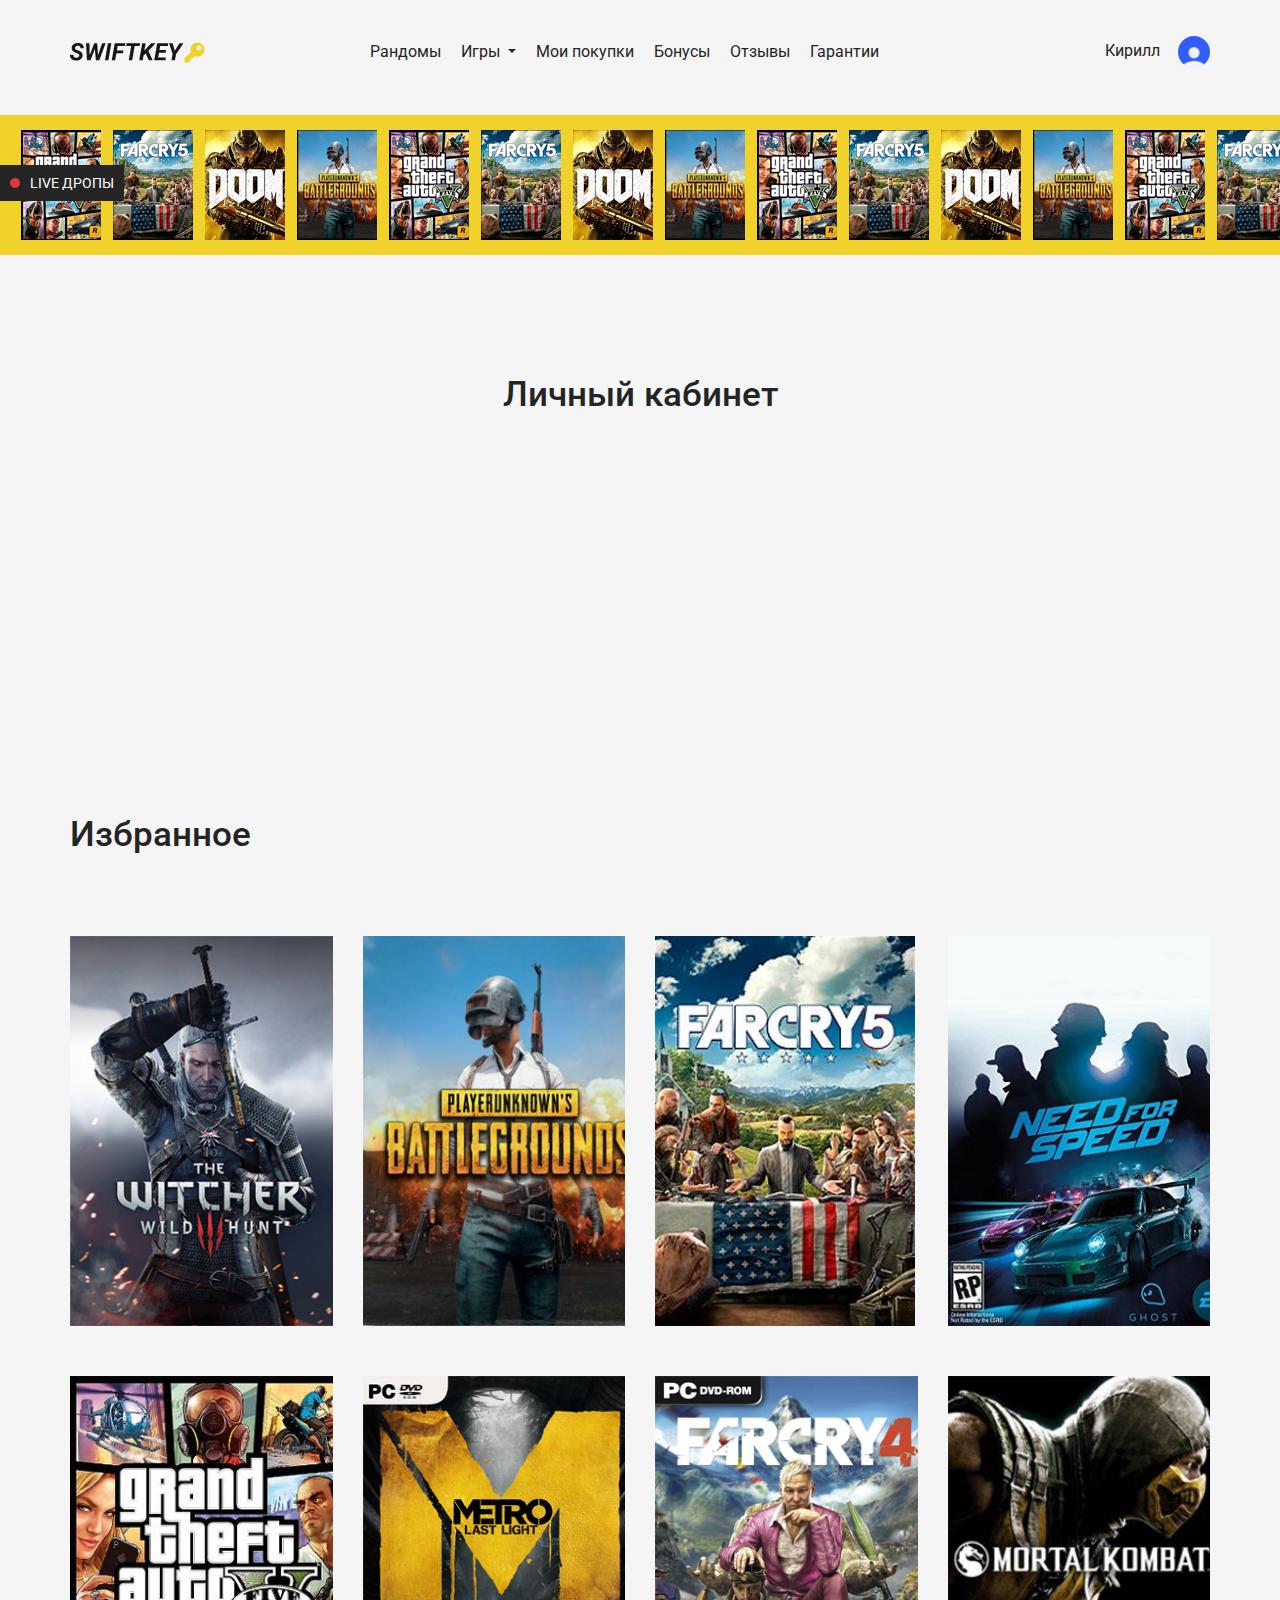
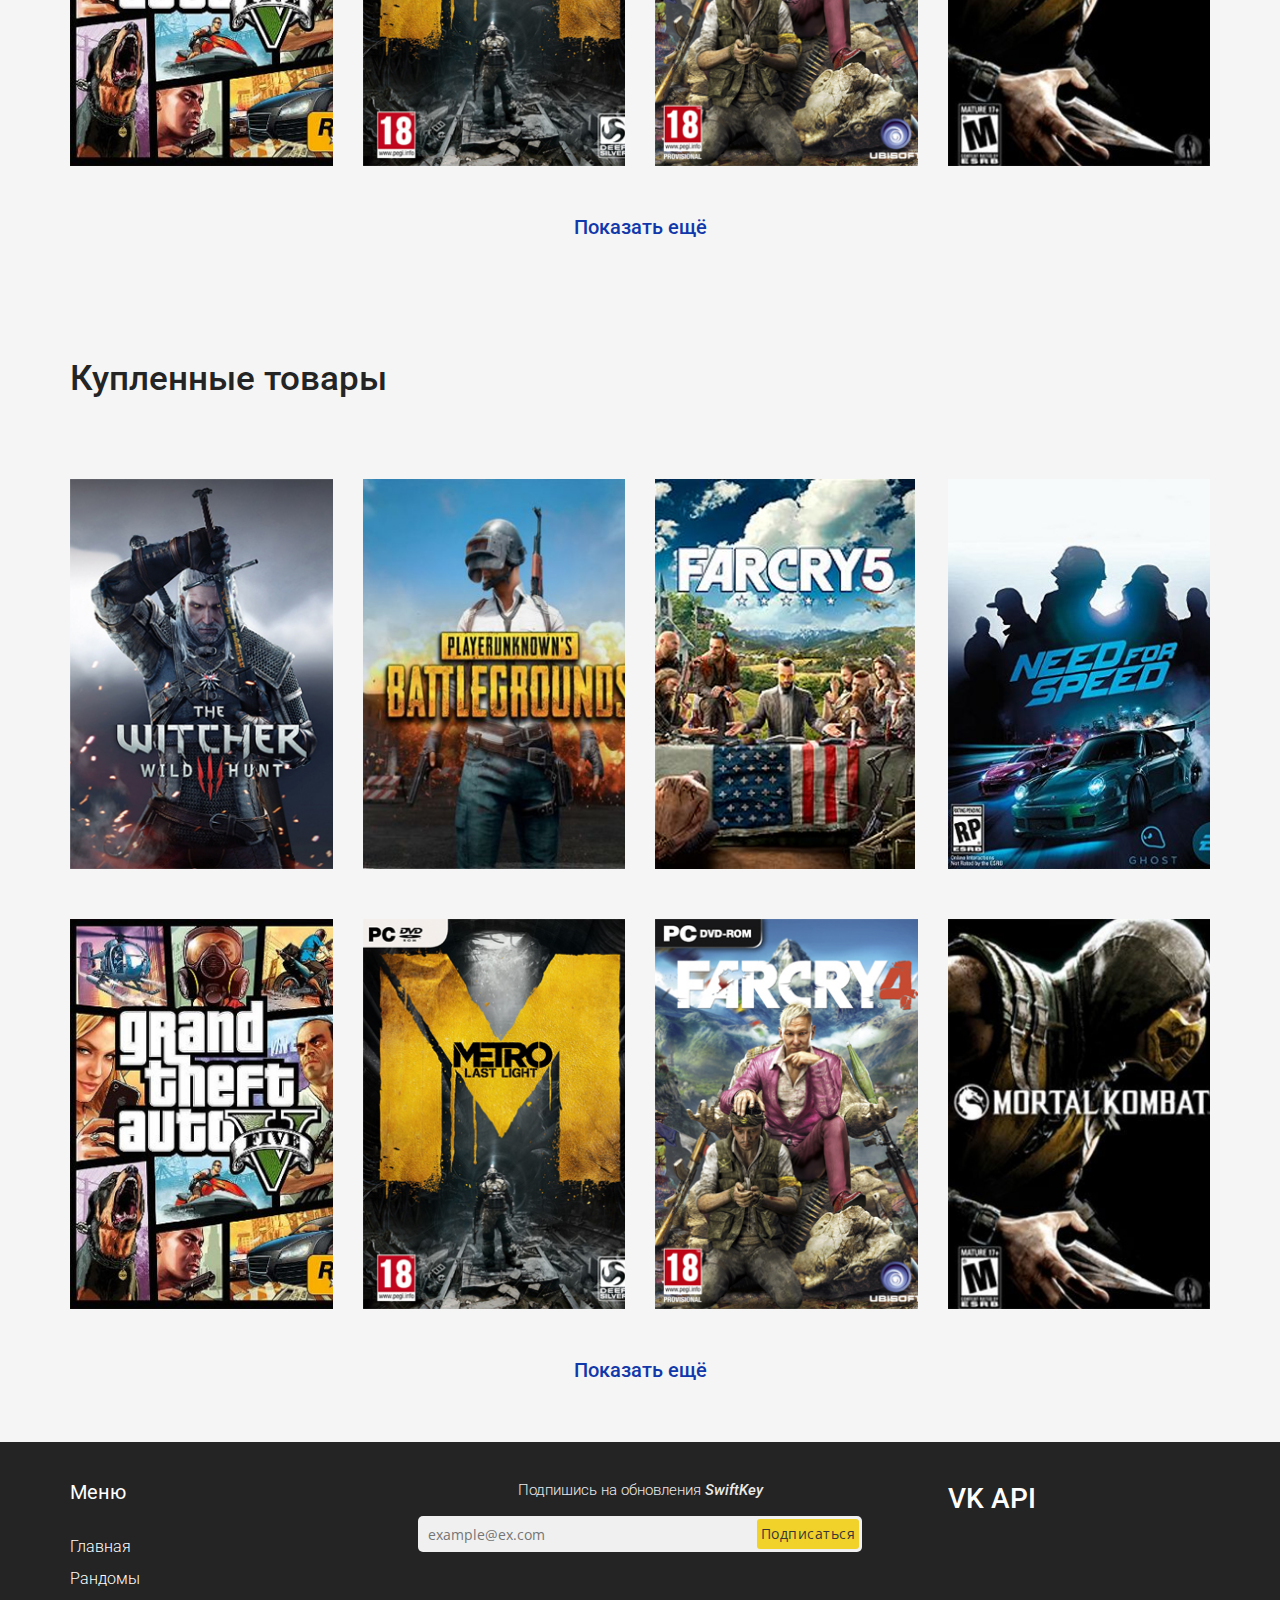
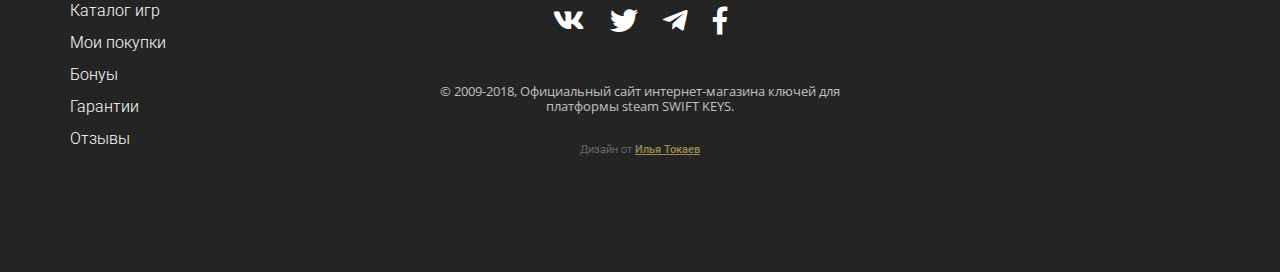
<file: lk.html>
<html class="mdl-js">

<head>
  <meta http-equiv="Content-Type" content="text/html; charset=UTF-8">

  <title></title>
  <meta name="viewport" content="width=device-width, initial-scale=1, shrink-to-fit=no">
  <link rel="stylesheet" href="css/fontawesome/fontawesome-all.css">
  <link rel="stylesheet" href="css/bootstrap.css">
  <link rel="stylesheet" href="css/flickity.css">
  <link rel="stylesheet" href="css/lightbox.css">
  <link rel="stylesheet" href="css/style.css">
  <link rel="stylesheet" href="css/media.css">
</head>

<body class="" style="">

  <!-- Header -->
  <div class="container-fluid">
    <div class="container">
      <header>
        <div class="menu">
          <nav class="navbar navbar-expand-md">
            <a class="navbar-brand" href="index.html">
              <img src="img/logo.png">
            </a>
            <button class="navbar-toggler collapsed" type="button" data-toggle="collapse" data-target="#collapsibleNavbar"
              aria-expanded="false" style="">
              <i class="fas fa-bars"></i>
            </button>
            <div class="navbar-collapse collapse menu_margin" id="collapsibleNavbar" style="">
              <ul class="navbar-nav menu_list">
                <li class="nav-item">
                  <a class="nav-link" href="randoms.html">Рандомы</a>
                </li>
                <li class="nav-item dropdown">
                  <a class="nav-link dropdown-toggle" href="#" id="navbardrop"
                    data-toggle="dropdown">
                    Игры
                  </a>
                  <ul class="dropdown-menu drop_down_menu">
                    <li><a class="dropdown-item" href="game_rn.html"><img src="img/icon_menu.png">
                        Рандом-игры</a></li>
                    <li><a class="dropdown-item" href="promo.html"><img src="img/icon_menu_2.png">
                        Игры по промокоду</a></li>
                  </ul>
                </li>
                <li class="nav-item">
                  <a class="nav-link" href="lk.html">Мои покупки</a>
                </li>
                <li class="nav-item">
                  <a class="nav-link" href="bonus.html">Бонусы</a>
                </li>
                <li class="nav-item">
                  <a class="nav-link" href="review.html">Отзывы</a>
                </li>
                <li class="nav-item">
                  <a class="nav-link" href="garants.html">Гарантии</a>
                </li>
              </ul>
              <ul class="menu_list menu_list_2 menu_list_3">
                <li class="user_label">
                  <span class="user_name">Кирилл</span>
                  <div class="user_icon"></div>
                </li>
                <li class="mobile_only">
                  <button class="btn btn_2 log_out_hide">Выйти</button>
                </li>
              </ul>
              <ul class="menu_list menu_list_2" style="display:none;">
                <li>
                  <button class="btn btn_2" data-toggle="modal" data-target="#login">Войти</button>
                </li>
              </ul>
            </div>
          </nav>
        </div>
      </header>
    </div>
  </div>

  <!-- Header End -->
  <!-- Live -->
  <div class="container-fluid live_fluid">
    <div class="live_drop">
      <p>
        <div class="circle"></div> LIVE ДРОПЫ
      </p>
    </div>
    <div class="live-carousel">
      <div class="carousel-cell">
        <div class="inner_live_box">
          <div class="inner_live_img">
            <img src="img/live_1.png">
          </div>
          <div class="inner_live_title">
            <span class="triangle"></span>
            <p>GTA</p>
          </div>
        </div>
      </div>
      <div class="carousel-cell">
        <div class="inner_live_box">
          <div class="inner_live_img">
            <img src="img/live_2.png">
          </div>
          <div class="inner_live_title">
            <span class="triangle"></span>
            <p>FC5</p>
          </div>
        </div>
      </div>
      <div class="carousel-cell">
        <div class="inner_live_box">
          <div class="inner_live_img">
            <img src="img/live_3.png">
          </div>
          <div class="inner_live_title">
            <span class="triangle"></span>
            <p>DOOM</p>
          </div>
        </div>
      </div>
      <div class="carousel-cell">
        <div class="inner_live_box">
          <div class="inner_live_img">
            <img src="img/live_4.png">
          </div>
          <div class="inner_live_title">
            <span class="triangle"></span>
            <p>Bettelfid</p>
          </div>
        </div>
      </div>
      <div class="carousel-cell">
        <div class="inner_live_box">
          <div class="inner_live_img">
            <img src="img/live_1.png">
          </div>
          <div class="inner_live_title">
            <span class="triangle"></span>
            <p>GTA</p>
          </div>
        </div>
      </div>
      <div class="carousel-cell">
        <div class="inner_live_box">
          <div class="inner_live_img">
            <img src="img/live_2.png">
          </div>
          <div class="inner_live_title">
            <span class="triangle"></span>
            <p>FC5</p>
          </div>
        </div>
      </div>
      <div class="carousel-cell">
        <div class="inner_live_box">
          <div class="inner_live_img">
            <img src="img/live_3.png">
          </div>
          <div class="inner_live_title">
            <span class="triangle"></span>
            <p>DOOM</p>
          </div>
        </div>
      </div>
      <div class="carousel-cell">
        <div class="inner_live_box">
          <div class="inner_live_img">
            <img src="img/live_4.png">
          </div>
          <div class="inner_live_title">
            <span class="triangle"></span>
            <p>Bettelfid</p>
          </div>
        </div>
      </div>
      <div class="carousel-cell">
        <div class="inner_live_box">
          <div class="inner_live_img">
            <img src="img/live_1.png">
          </div>
          <div class="inner_live_title">
            <span class="triangle"></span>
            <p>GTA</p>
          </div>
        </div>
      </div>
      <div class="carousel-cell">
        <div class="inner_live_box">
          <div class="inner_live_img">
            <img src="img/live_2.png">
          </div>
          <div class="inner_live_title">
            <span class="triangle"></span>
            <p>FC5</p>
          </div>
        </div>
      </div>
      <div class="carousel-cell">
        <div class="inner_live_box">
          <div class="inner_live_img">
            <img src="img/live_3.png">
          </div>
          <div class="inner_live_title">
            <span class="triangle"></span>
            <p>DOOM</p>
          </div>
        </div>
      </div>
      <div class="carousel-cell">
        <div class="inner_live_box">
          <div class="inner_live_img">
            <img src="img/live_4.png">
          </div>
          <div class="inner_live_title">
            <span class="triangle"></span>
            <p>Bettelfid</p>
          </div>
        </div>
      </div>
      <div class="carousel-cell">
        <div class="inner_live_box">
          <div class="inner_live_img">
            <img src="img/live_1.png">
          </div>
          <div class="inner_live_title">
            <span class="triangle"></span>
            <p>GTA</p>
          </div>
        </div>
      </div>
      <div class="carousel-cell">
        <div class="inner_live_box">
          <div class="inner_live_img">
            <img src="img/live_2.png">
          </div>
          <div class="inner_live_title">
            <span class="triangle"></span>
            <p>FC5</p>
          </div>
        </div>
      </div>
      <div class="carousel-cell">
        <div class="inner_live_box">
          <div class="inner_live_img">
            <img src="img/live_3.png">
          </div>
          <div class="inner_live_title">
            <span class="triangle"></span>
            <p>DOOM</p>
          </div>
        </div>
      </div>
      <div class="carousel-cell">
        <div class="inner_live_box">
          <div class="inner_live_img">
            <img src="img/live_4.png">
          </div>
          <div class="inner_live_title">
            <span class="triangle"></span>
            <p>Bettelfid</p>
          </div>
        </div>
      </div>
    </div>
  </div>
  <!-- Live End -->

  <div class="container-fluid succes_fluid">
    <div class="container">
      <p class="title_md">Личный кабинет</p>
      <div class="row succes_row p_boxes">
        <div class="col-lg-4 col-md-6 col-xs-12">
          <div class="personal_box balance animated animatedFadeInUp fadeInUp">
            <div class="your_balance">
              <div class="inner_balance">
                <p class="personal_box_min_text">Ваш баланс</p>
                <span class="personal_box_text">12300₽</span>
              </div>
              <button class="add_balance_btn" data-toggle="modal" data-target="#add_balance">
                <svg version="1.1" xmlns="http://www.w3.org/2000/svg" xmlns:xlink="http://www.w3.org/1999/xlink" x="0px"
                  y="0px" width="50px" height="50px" viewBox="0 0 24 24" enable-background="new 0 0 24 24" xml:space="preserve"
                  fill="#fff">
                  <g id="Bounding_Boxes">
                    <g id="ui_x5F_spec_x5F_header_copy_3" display="none">
                    </g>
                    <path fill="none" d="M0,0h24v24H0V0z"></path>
                  </g>
                  <g id="Rounded_1_">
                    <g id="ui_x5F_spec_x5F_header_copy_6" display="none">
                    </g>
                    <path d="M18,13h-5v5c0,0.55-0.45,1-1,1h0c-0.55,0-1-0.45-1-1v-5H6c-0.55,0-1-0.45-1-1v0c0-0.55,0.45-1,1-1h5V6c0-0.55,0.45-1,1-1h0
                                c0.55,0,1,0.45,1,1v5h5c0.55,0,1,0.45,1,1v0C19,12.55,18.55,13,18,13z"></path>
                  </g>
                </svg>
              </button>
            </div>
          </div>
        </div>
        <div class="col-lg-4 col-md-6 col-xs-12">
          <div class="personal_box buys animated animatedFadeInUp fadeInUp">
            <div class="inner_balance">
              <p class="personal_box_min_text">Куплено товаров</p>
              <span class="personal_box_text">123</span>
            </div>
          </div>
        </div>
        <div class="col-lg-4 col-md-6 col-xs-12">
          <div class="personal_box log_out animated animatedFadeInUp fadeInUp">
            <p class="log_out_text">Выход</p>
            <svg id="" data-name="" xmlns="http://www.w3.org/2000/svg" viewBox="0 0 18 18" height="50px" width="50px"
              style="fill:#fff;">
              <g id="Outline">
                <path d="M10.09,15.59,11.5,17l5-5-5-5L10.09,8.41,12.67,11H3v2h9.67ZM19,3H5A2,2,0,0,0,3,5V9H5V5H19V19H5V15H3v4a2,2,0,0,0,2,2H19a2,2,0,0,0,2-2V5A2,2,0,0,0,19,3Z"
                  transform="translate(-3 -3)" fill="fff"></path>
              </g>
            </svg>
          </div>
        </div>
      </div>
    </div>
  </div>




  <div class="container-fluid top_games-rn_fluid lk">
    <div class="container">





      <p class="title_md">Избранное</p>


      <div class="row">
        <div class="col-sm-6 col-md-6 col-lg-3">
          <div class="game_box">
            <div class="game_img">
              <img src="img/game_1.jpg">
            </div>
            <div class="game_box_inner">
              <p class="game_box_title">The Witcher 3: Wild Hunt</p>
              <p class="game_box_text">ПРИКЛЮЧЕНИЯ, RPG</p>
            </div>

          </div>
        </div>
        <div class="  col-sm-6 col-md-6 col-lg-3">
          <div class="game_box">
            <div class="game_img">
              <img src="img/game_2.jpg">
            </div>
            <div class="game_box_inner">
              <p class="game_box_title">The Witcher 3: Wild Hunt</p>
              <p class="game_box_text">ПРИКЛЮЧЕНИЯ, RPG</p>
            </div>

          </div>
        </div>
        <div class="col-sm-6 col-md-6 col-lg-3">
          <div class="game_box">
            <div class="game_img">
              <img src="img/game_3.jpg">
            </div>
            <div class="game_box_inner">
              <p class="game_box_title">The Witcher 3: Wild Hunt</p>
              <p class="game_box_text">ПРИКЛЮЧЕНИЯ, RPG</p>
            </div>

          </div>
        </div>
        <div class="col-sm-6 col-md-6 col-lg-3">
          <div class="game_box">
            <div class="game_img">
              <img src="img/game_4.jpg">
            </div>
            <div class="game_box_inner">
              <p class="game_box_title">The Witcher 3: Wild Hunt</p>
              <p class="game_box_text">ПРИКЛЮЧЕНИЯ, RPG</p>
            </div>

          </div>
        </div>
        <div class="col-sm-6 col-md-6 col-lg-3">
          <div class="game_box">
            <div class="game_img">
              <img src="img/game_5.jpg">
            </div>
            <div class="game_box_inner">
              <p class="game_box_title">The Witcher 3: Wild Hunt</p>
              <p class="game_box_text">ПРИКЛЮЧЕНИЯ, RPG</p>
            </div>

          </div>
        </div>
        <div class="col-sm-6 col-md-6 col-lg-3">
          <div class="game_box">
            <div class="game_img">
              <img src="img/game_6.jpg">
            </div>
            <div class="game_box_inner">
              <p class="game_box_title">The Witcher 3: Wild Hunt</p>
              <p class="game_box_text">ПРИКЛЮЧЕНИЯ, RPG</p>
            </div>

          </div>
        </div>
        <div class="col-sm-6 col-md-6 col-lg-3">
          <div class="game_box">
            <div class="game_img">
              <img src="img/game_7.jpg">
            </div>
            <div class="game_box_inner">
              <p class="game_box_title">The Witcher 3: Wild Hunt</p>
              <p class="game_box_text">ПРИКЛЮЧЕНИЯ, RPG</p>
            </div>

          </div>
        </div>
        <div class="col-sm-6 col-md-6 col-lg-3">
          <div class="game_box">
            <div class="game_img">
              <img src="img/game_8.jpg">
            </div>
            <div class="game_box_inner">
              <p class="game_box_title">The Witcher 3: Wild Hunt</p>
              <p class="game_box_text">ПРИКЛЮЧЕНИЯ, RPG</p>
            </div>

          </div>
        </div>
        <div class="col-12 text-center">
          <a href="http://test5.termitcompany.com/random.html" class="see_rnd_game">Показать ещё</a>
        </div>
      </div>
    </div>
  </div>

  <div class="container-fluid top_games-rn_fluid lk">
    <div class="container">





      <p class="title_md">Купленные товары</p>


      <div class="row">
        <div class=" col-sm-6 col-md-6 col-lg-3">
          <div class="game_box">
            <div class="game_img">
              <img src="img/game_1.jpg">
            </div>
            <div class="game_box_inner purch">
              <p class="game_box_title">The Witcher 3: Wild Hunt</p>
              <p class="game_box_text">ПРИКЛЮЧЕНИЯ, RPG</p>
              <button class="get_game_key" data-toggle="modal" data-target="#show_Key">посмотреть ключ</button>
              <p class="particle">из:</p>
              <a href="http://test5.termitcompany.com/#" class="forward_vip">VIP Рандом</a>
            </div>

          </div>
        </div>
        <div class="col-sm-6 col-md-6 col-lg-3">
          <div class="game_box">
            <div class="game_img">
              <img src="img/game_2.jpg">
            </div>
            <div class="game_box_inner purch">
              <p class="game_box_title">The Witcher 3: Wild Hunt</p>
              <p class="game_box_text">ПРИКЛЮЧЕНИЯ, RPG</p>
              <button class="get_game_key" data-toggle="modal" data-target="#show_Key">посмотреть ключ</button>
              <p class="particle">из:</p>
              <a href="http://test5.termitcompany.com/#" class="forward_vip">VIP Рандом</a>
            </div>

          </div>
        </div>
        <div class="col-sm-6 col-md-6 col-lg-3">
          <div class="game_box">
            <div class="game_img">
              <img src="img/game_3.jpg">
            </div>
            <div class="game_box_inner purch">
              <p class="game_box_title">The Witcher 3: Wild Hunt</p>
              <p class="game_box_text">ПРИКЛЮЧЕНИЯ, RPG</p>
              <button class="get_game_key" data-toggle="modal" data-target="#show_Key">посмотреть ключ</button>
              <p class="particle">из:</p>
              <a href="http://test5.termitcompany.com/#" class="forward_vip">VIP Рандом</a>
            </div>

          </div>
        </div>
        <div class="col-sm-6 col-md-6 col-lg-3">
          <div class="game_box">
            <div class="game_img">
              <img src="img/game_4.jpg">
            </div>
            <div class="game_box_inner purch">
              <p class="game_box_title">The Witcher 3: Wild Hunt</p>
              <p class="game_box_text">ПРИКЛЮЧЕНИЯ, RPG</p>
              <button class="get_game_key" data-toggle="modal" data-target="#show_Key">посмотреть ключ</button>
              <p class="particle">из:</p>
              <a href="http://test5.termitcompany.com/#" class="forward_vip">VIP Рандом</a>
            </div>

          </div>
        </div>
        <div class="col-sm-6 col-md-6 col-lg-3">
          <div class="game_box">
            <div class="game_img">
              <img src="img/game_5.jpg">
            </div>
            <div class="game_box_inner purch">
              <p class="game_box_title">The Witcher 3: Wild Hunt</p>
              <p class="game_box_text">ПРИКЛЮЧЕНИЯ, RPG</p>
              <button class="get_game_key" data-toggle="modal" data-target="#show_Key">посмотреть ключ</button>
              <p class="particle">из:</p>
              <a href="http://test5.termitcompany.com/#" class="forward_vip">VIP Рандом</a>
            </div>

          </div>
        </div>
        <div class=" col-sm-6 col-md-6 col-lg-3">
          <div class="game_box">
            <div class="game_img">
              <img src="img/game_6.jpg">
            </div>
            <div class="game_box_inner purch">
              <p class="game_box_title">The Witcher 3: Wild Hunt</p>
              <p class="game_box_text">ПРИКЛЮЧЕНИЯ, RPG</p>
              <button class="get_game_key" data-toggle="modal" data-target="#show_Key">посмотреть ключ</button>
              <p class="particle">из:</p>
              <a href="http://test5.termitcompany.com/#" class="forward_vip">VIP Рандом</a>
            </div>

          </div>
        </div>
        <div class="col-sm-6 col-md-6 col-lg-3">
          <div class="game_box">
            <div class="game_img">
              <img src="img/game_7.jpg">
            </div>
            <div class="game_box_inner purch">
              <p class="game_box_title">The Witcher 3: Wild Hunt</p>
              <p class="game_box_text">ПРИКЛЮЧЕНИЯ, RPG</p>
              <button class="get_game_key" data-toggle="modal" data-target="#show_Key">посмотреть ключ</button>
              <p class="particle">из:</p>
              <a href="http://test5.termitcompany.com/#" class="forward_vip">VIP Рандом</a>
            </div>

          </div>
        </div>
        <div class="col-sm-6 col-md-6 col-lg-3">
          <div class="game_box">
            <div class="game_img">
              <img src="img/game_8.jpg">
            </div>
            <div class="game_box_inner purch">
              <p class="game_box_title">The Witcher 3: Wild Hunt</p>
              <p class="game_box_text">ПРИКЛЮЧЕНИЯ, RPG</p>
              <button class="get_game_key" data-toggle="modal" data-target="#show_Key">посмотреть ключ</button>
              <p class="particle">из:</p>
              <a href="http://test5.termitcompany.com/#" class="forward_vip">VIP Рандом</a>
            </div>

          </div>
        </div>
        <div class="col-12 text-center">
          <a href="http://test5.termitcompany.com/random.html" class="see_rnd_game">Показать ещё</a>
        </div>
      </div>
    </div>
  </div>


  <div class="container-fluid footer_fluid">
    <div class="container">
      <footer class="row">
        <div class="col-0 col-md-2">
          <p class="footer_title">Меню</p>
          <ul class="footer_menu_list">
            <li><a href="http://test5.termitcompany.com/game.html#">Главная</a></li>
            <li><a href="http://test5.termitcompany.com/game.html#">Рандомы</a></li>
            <li><a href="http://test5.termitcompany.com/game.html#">Каталог игр</a></li>
            <li><a href="http://test5.termitcompany.com/game.html#">Мои покупки</a></li>
            <li><a href="http://test5.termitcompany.com/game.html#">Бонуы</a></li>
            <li><a href="http://test5.termitcompany.com/game.html#">Гарантии</a></li>
            <li><a href="http://test5.termitcompany.com/game.html#">Отзывы</a></li>
          </ul>
        </div>
        <div class="col-md-6 offset-md-1 footer_center">
          <div class="footer_center_box">
            <p class="footer_title_min">Подпишись на обновления <i>SwiftKey</i></p>
            <form class="footer_form">
              <input type="text" name="email" placeholder="example@ex.com">
              <button class="footer_form_btn">Подписаться</button>
            </form>
            <ul class="share_icon_lis">
              <li><a href="http://test5.termitcompany.com/game.html#"><i class="fab fa-vk"></i></a></li>
              <li><a href="http://test5.termitcompany.com/game.html#"><i class="fab fa-twitter"></i></a></li>
              <li><a href="http://test5.termitcompany.com/game.html#"><i class="fab fa-telegram-plane"></i></a></li>
              <li><a href="http://test5.termitcompany.com/game.html#"><i class="fab fa-facebook-f"></i></a></li>
            </ul>
            <p class="copright_text">© 2009-2018, Официальный сайт интернет-магазина ключей для платформы steam SWIFT
              KEYS.</p>
            <p class="created_by">Дизайн от <a href="http://test5.termitcompany.com/game.html#">Илья Токаев</a></p>
          </div>
        </div>
        <div class="col-md-3">
          <h3>VK API</h3>
        </div>
      </footer>
    </div>
  </div>


  <!-- Modal -->

  <!-- For Login -->

  <div class="modal fade" id="login" style="display: none;" aria-hidden="true">
    <div class="modal-dialog modal-md">
      <div class="modal-content">

        <!-- Modal Header -->
        <div class="modal-header">
          <button type="button" class="close" data-dismiss="modal">
            <svg xmlns="http://www.w3.org/2000/svg" xmlns:xlink="http://www.w3.org/1999/xlink" version="1.1" id="Capa_1"
              x="0px" y="0px" viewBox="0 0 47.971 47.971" style="enable-background:new 0 0 47.971 47.971;" xml:space="preserve"
              width="20px" height="20px">
              <g>
                <path d="M28.228,23.986L47.092,5.122c1.172-1.171,1.172-3.071,0-4.242c-1.172-1.172-3.07-1.172-4.242,0L23.986,19.744L5.121,0.88   c-1.172-1.172-3.07-1.172-4.242,0c-1.172,1.171-1.172,3.071,0,4.242l18.865,18.864L0.879,42.85c-1.172,1.171-1.172,3.071,0,4.242   C1.465,47.677,2.233,47.97,3,47.97s1.535-0.293,2.121-0.879l18.865-18.864L42.85,47.091c0.586,0.586,1.354,0.879,2.121,0.879   s1.535-0.293,2.121-0.879c1.172-1.171,1.172-3.071,0-4.242L28.228,23.986z"
                  fill="#FFFFFF"></path>
              </g>
            </svg>
          </button>
        </div>

        <!-- Modal body -->
        <div class="modal-body">
          <h1 class="modal_balance_title">Вход в аккаунт</h1>
          <p class="modal_balance_under_title">Войти с помощью:</p>
          <ul class="logon_list">
            <li class="steam"><i class="icons fab fa-steam-symbol"></i> STEAM</li>
            <li class="vk"><i class="icons fab fa-vk"></i> ВКонтакте</li>
            <li class="fb"><i class="icons fab fa-facebook-square"></i> Facebook</li>
          </ul>
        </div>
      </div>
    </div>
  </div>


  <!-- Modal End -->

  <!-- Modal show KEY -->
  <div class="modal fade" id="show_Key" style="display: none;" aria-hidden="true">
    <div class="modal-dialog modal-lg">
      <div class="modal-content">

        <!-- Modal Header -->
        <div class="modal-header">
          <button type="button" class="close" data-dismiss="modal">
            <svg xmlns="http://www.w3.org/2000/svg" xmlns:xlink="http://www.w3.org/1999/xlink" version="1.1" id="Capa_1"
              x="0px" y="0px" viewBox="0 0 47.971 47.971" style="enable-background:new 0 0 47.971 47.971;" xml:space="preserve"
              width="20px" height="20px">
              <g>
                <path d="M28.228,23.986L47.092,5.122c1.172-1.171,1.172-3.071,0-4.242c-1.172-1.172-3.07-1.172-4.242,0L23.986,19.744L5.121,0.88   c-1.172-1.172-3.07-1.172-4.242,0c-1.172,1.171-1.172,3.071,0,4.242l18.865,18.864L0.879,42.85c-1.172,1.171-1.172,3.071,0,4.242   C1.465,47.677,2.233,47.97,3,47.97s1.535-0.293,2.121-0.879l18.865-18.864L42.85,47.091c0.586,0.586,1.354,0.879,2.121,0.879   s1.535-0.293,2.121-0.879c1.172-1.171,1.172-3.071,0-4.242L28.228,23.986z"
                  fill="#FFFFFF"></path>
              </g>
            </svg>
          </button>
        </div>

        <!-- Modal body -->
        <div class="modal-body">
          <h1 class="modal_balance_title">The Witcher 3: Wild Hunt</h1>
          <div class="key_info">
            <div class="key_plate">
              <svg xmlns="http://www.w3.org/2000/svg" xmlns:xlink="http://www.w3.org/1999/xlink" version="1.1" id="Layer_1"
                x="0px" y="0px" viewBox="0 0 512 512" style="enable-background:new 0 0 512 512;" xml:space="preserve"
                width="20px" height="20px">
                <g>
                  <path d="M256,0C114.848,0,0,114.848,0,256s114.848,256,256,256s256-114.848,256-256S397.152,0,256,0z M256,480    C132.48,480,32,379.52,32,256S132.48,32,256,32s224,100.48,224,224S379.52,480,256,480z"
                    fill="#252525"></path>
                </g>
                <g>
                  <rect x="240" y="112" width="32" height="224" fill="#252525"></rect>
                </g>
                <g>
                  <rect x="240" y="368" width="32" height="32" fill="#252525"></rect>
                </g>
              </svg>
              <input type="text" readonly="" value="XBBRF-MR09R-NX8V-MR09R-MR09R-MR09R">
            </div>
            <a href="file:///C:/Users/eroga/OneDrive/%D0%A0%D0%B0%D0%B1%D0%BE%D1%87%D0%B8%D0%B9%20%D1%81%D1%82%D0%BE%D0%BB/lk.html#"
              class="key_copy">скопировать</a>



          </div>
        </div>
      </div>
    </div>
  </div>
  <!--  Modal show KEY END -->
  <!-- Modal ADD balance -->
  <div class="modal fade" id="add_balance" style="display: none;" aria-hidden="true">
    <div class="modal-dialog modal-lg">
      <div class="modal-content">

        <!-- Modal Header -->
        <div class="modal-header">
          <button type="button" class="close" data-dismiss="modal">
            <svg xmlns="http://www.w3.org/2000/svg" xmlns:xlink="http://www.w3.org/1999/xlink" version="1.1" id="Capa_1"
              x="0px" y="0px" viewBox="0 0 47.971 47.971" style="enable-background:new 0 0 47.971 47.971;" xml:space="preserve"
              width="20px" height="20px">
              <g>
                <path d="M28.228,23.986L47.092,5.122c1.172-1.171,1.172-3.071,0-4.242c-1.172-1.172-3.07-1.172-4.242,0L23.986,19.744L5.121,0.88   c-1.172-1.172-3.07-1.172-4.242,0c-1.172,1.171-1.172,3.071,0,4.242l18.865,18.864L0.879,42.85c-1.172,1.171-1.172,3.071,0,4.242   C1.465,47.677,2.233,47.97,3,47.97s1.535-0.293,2.121-0.879l18.865-18.864L42.85,47.091c0.586,0.586,1.354,0.879,2.121,0.879   s1.535-0.293,2.121-0.879c1.172-1.171,1.172-3.071,0-4.242L28.228,23.986z"
                  fill="#FFFFFF"></path>
              </g>
            </svg>
          </button>
        </div>

        <!-- Modal body -->
        <div class="modal-body">
          <h1 class="modal_balance_title">Пополнение счёта</h1>
          <p class="modal_balance_under_title">Баланс начисляется моментально, но иногда процесс может занять 1-2
            минуты. <br>
            Оплата сощуствляется через сервис ROBOKASSA.</p>
          <div class="amount_field">
            <input type="number" value="100">
            <span>₽</span>
          </div>

          <p class="modal_balance_under_title">Минимальная сумма пополнения - 50₽</p>
          <div class="comment">
            <svg xmlns="http://www.w3.org/2000/svg" xmlns:xlink="http://www.w3.org/1999/xlink" version="1.1" id="Layer_1"
              x="0px" y="0px" viewBox="0 0 512 512" style="enable-background:new 0 0 512 512;" xml:space="preserve"
              width="20px" height="20px">
              <g>
                <path d="M256,0C114.848,0,0,114.848,0,256s114.848,256,256,256s256-114.848,256-256S397.152,0,256,0z M256,480    C132.48,480,32,379.52,32,256S132.48,32,256,32s224,100.48,224,224S379.52,480,256,480z"
                  fill="#252525"></path>
              </g>
              <g>
                <rect x="240" y="112" width="32" height="224" fill="#252525"></rect>
              </g>
              <g>
                <rect x="240" y="368" width="32" height="32" fill="#252525"></rect>
              </g>
            </svg>
            <p class="modal_balance_under_title">При пополнении от 300 рублей, вам зачислится бонусные <span>500</span>
              рублей</p>
          </div>
          <div class="add_btn">
            <button class="btn btn_2">Пополнить</button>
          </div>
        </div>
      </div>
    </div>
  </div>

  <!-- Modal ADD balance END data-toggle="modal" data-target="#show_Key" -->


  <script src="js/jquery-3.3.1.min.js"></script>
  <script src="js/flickity.pkgd.min.js"></script>
  <script src="js/tether.js"></script>
  <script src="js/bootstrap.js"></script>
  <script src="js/lightbox.js"></script>
  <script src="js/script.js"></script>
  <script type="text/javascript">
    $(document).scroll(function () {
      var top = $(document).scrollTop();
      if (top >= 360) {
        $('.succes_box').addClass('animated');
        $('.succes_box').addClass('animatedFadeInUp');
        $('.succes_box').addClass('fadeInUp');
      };
      if (top >= $('.top_games_fluid').offset().top) {
        $('.game_box').addClass('animated');
        $('.game_box').addClass('animatedFadeInUp');
        $('.game_box').addClass('fadeInUp');
      }
    })
  </script>


  <div id="lightboxOverlay" class="lightboxOverlay" style="display: none;"></div>
  <div id="lightbox" class="lightbox" style="display: none;">
    <div class="lb-outerContainer">
      <div class="lb-container"><img class="lb-image" src="[data-uri]">
        <div class="lb-nav"><a class="lb-prev" href="http://test5.termitcompany.com/"></a><a class="lb-next" href="http://test5.termitcompany.com/"></a></div>
        <div class="lb-loader"><a class="lb-cancel"></a></div>
      </div>
    </div>
    <div class="lb-dataContainer">
      <div class="lb-data">
        <div class="lb-details"><span class="lb-caption"></span><span class="lb-number"></span></div>
        <div class="lb-closeContainer"><a class="lb-close"></a></div>
      </div>
    </div>
  </div>
</body>

</html>
</file>
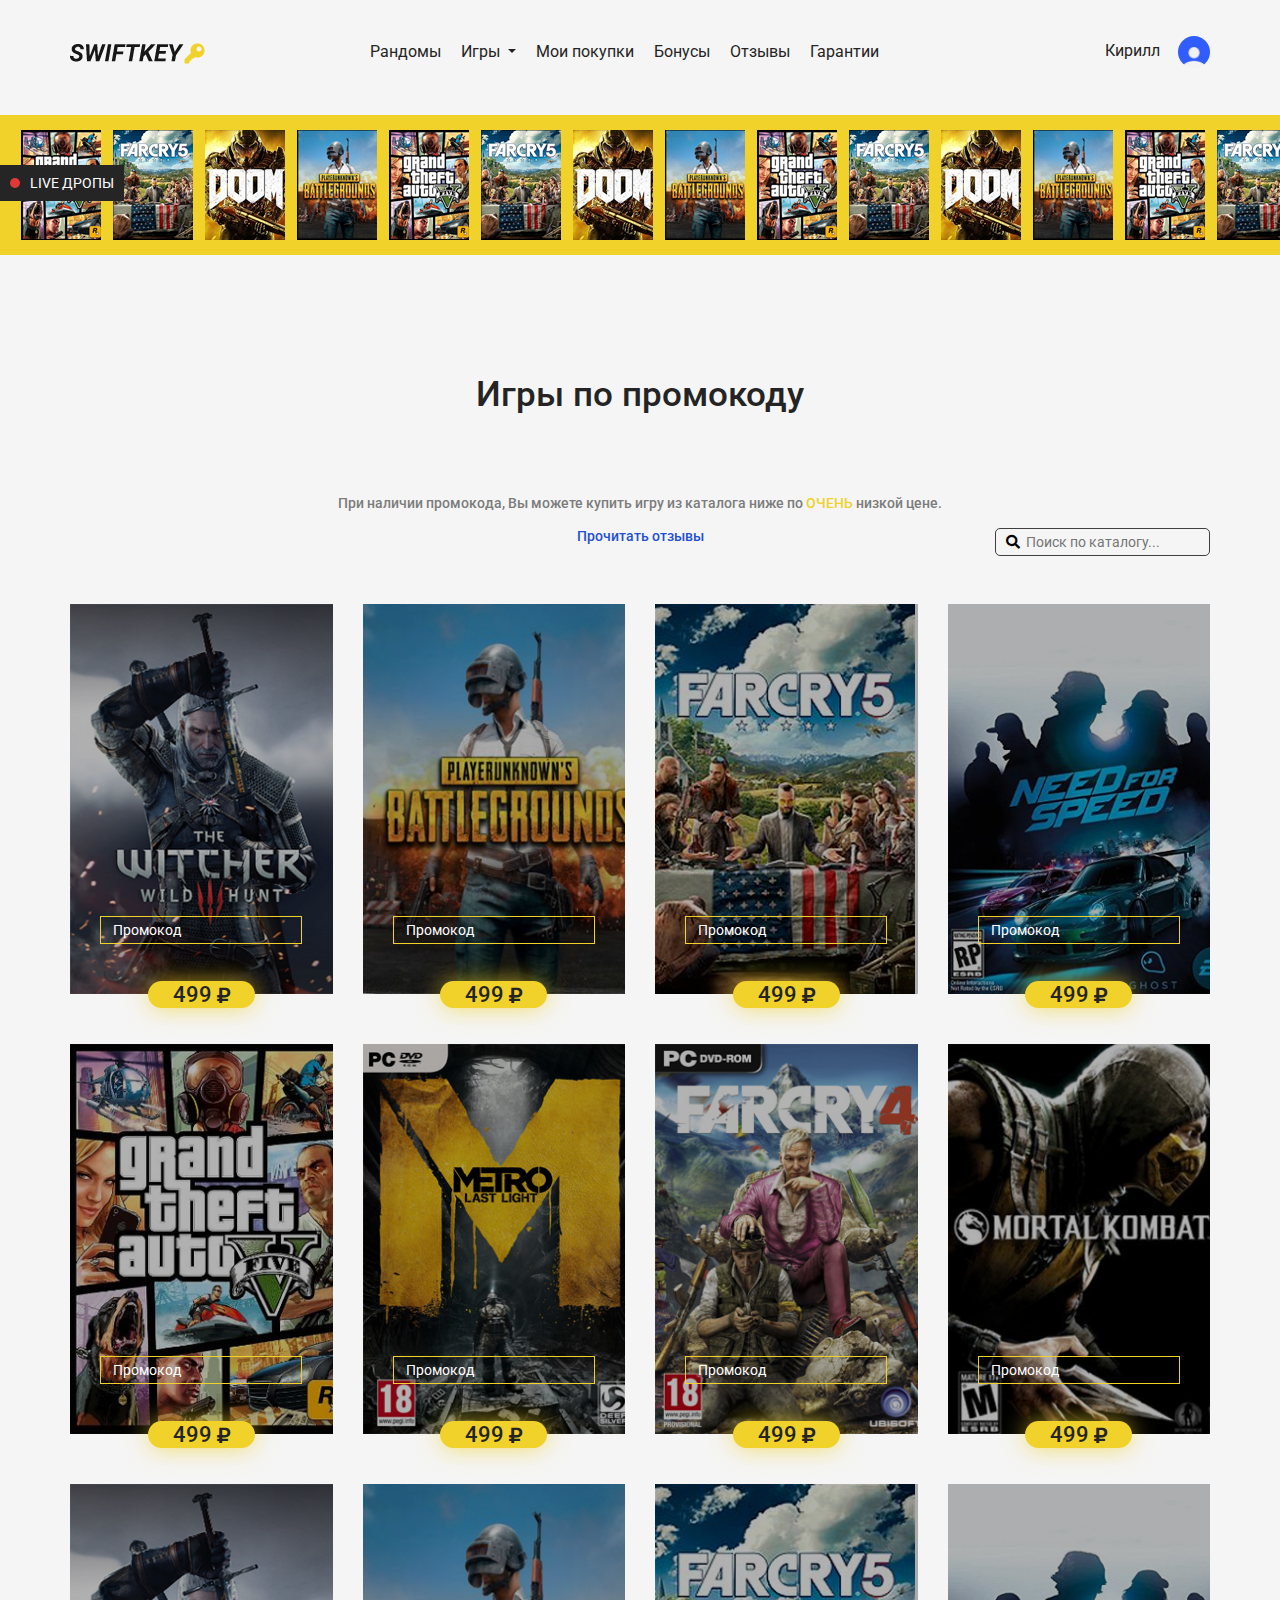
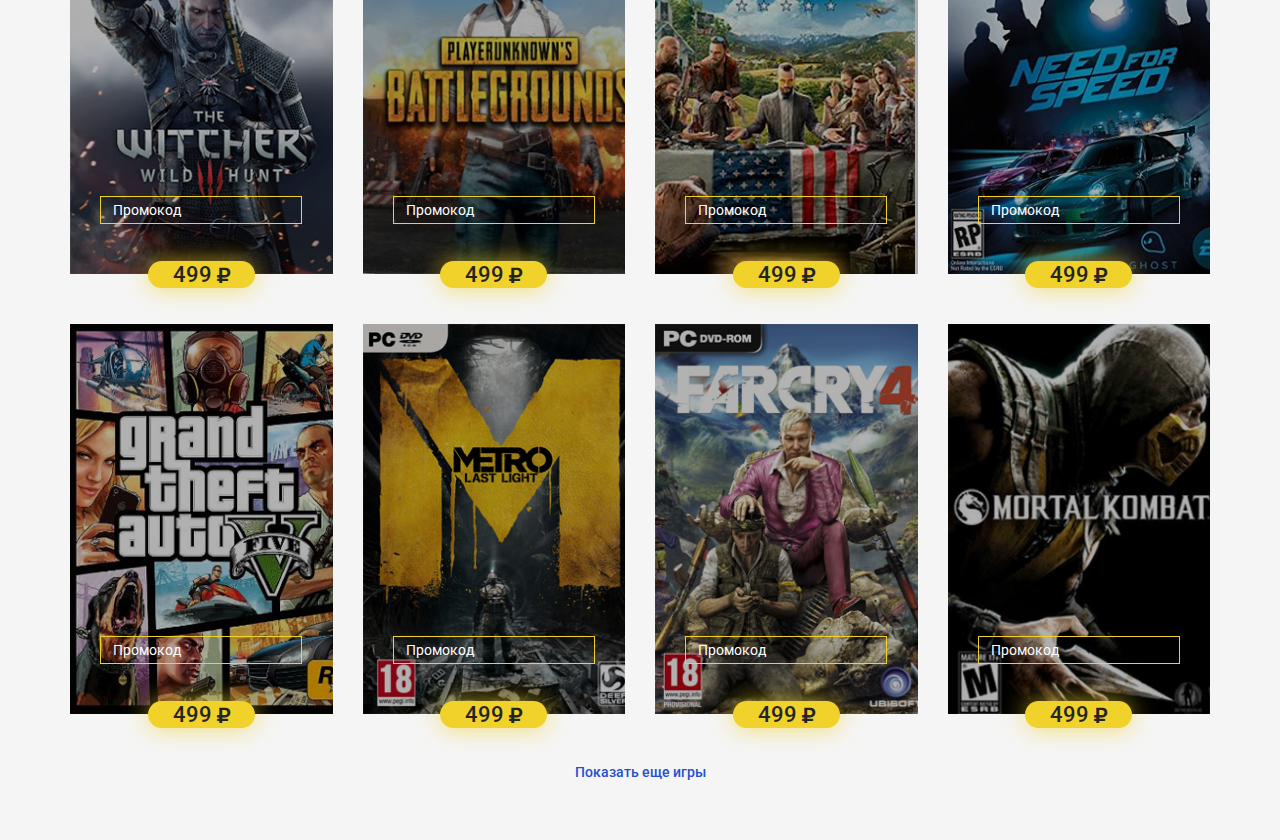
<file: promo.html>
<!DOCTYPE html>
<html>

<head>
  <meta charset="utf-8">
  <title></title>
  <meta name="viewport" content="width=device-width, initial-scale=1, shrink-to-fit=no">
  <link rel="stylesheet" href="css/fontawesome/fontawesome-all.css">
  <link rel="stylesheet" href="css/bootstrap.css">
  <link rel="stylesheet" href="css/flickity.css">
  <link rel="stylesheet" href="css/lightbox.css">
  <link rel="stylesheet" href="css/style.css">
  <link rel="stylesheet" href="css/media.css">
</head>

<body>

  <!-- Header -->
  <div class="container-fluid">
    <div class="container">
      <header>
        <div class="menu">
          <nav class="navbar navbar-expand-md">
            <a class="navbar-brand" href="index.html">
              <img src="img/logo.png">
            </a>
            <button class="navbar-toggler collapsed" type="button" data-toggle="collapse" data-target="#collapsibleNavbar"
              aria-expanded="false" style="">
              <i class="fas fa-bars"></i>
            </button>
            <div class="navbar-collapse collapse menu_margin" id="collapsibleNavbar" style="">
              <ul class="navbar-nav menu_list">
                <li class="nav-item">
                  <a class="nav-link" href="randoms.html">Рандомы</a>
                </li>
                <li class="nav-item dropdown">
                  <a class="nav-link dropdown-toggle" href="#" id="navbardrop"
                    data-toggle="dropdown">
                    Игры
                  </a>
                  <ul class="dropdown-menu drop_down_menu">
                    <li><a class="dropdown-item" href="game_rn.html"><img src="img/icon_menu.png">
                        Рандом-игры</a></li>
                    <li><a class="dropdown-item" href="promo.html"><img src="img/icon_menu_2.png">
                        Игры по промокоду</a></li>
                  </ul>
                </li>
                <li class="nav-item">
                  <a class="nav-link" href="lk.html">Мои покупки</a>
                </li>
                <li class="nav-item">
                  <a class="nav-link" href="bonus.html">Бонусы</a>
                </li>
                <li class="nav-item">
                  <a class="nav-link" href="review.html">Отзывы</a>
                </li>
                <li class="nav-item">
                  <a class="nav-link" href="garants.html">Гарантии</a>
                </li>
              </ul>
              <ul class="menu_list menu_list_2 menu_list_3">
                <li class="user_label">
                  <span class="user_name">Кирилл</span>
                  <div class="user_icon"></div>
                </li>
                <li class="mobile_only">
                  <button class="btn btn_2 log_out_hide">Выйти</button>
                </li>
              </ul>
              <ul class="menu_list menu_list_2" style="display:none;">
                <li>
                  <button class="btn btn_2" data-toggle="modal" data-target="#login">Войти</button>
                </li>
              </ul>
            </div>
          </nav>
        </div>
      </header>
    </div>
  </div>

  <!-- Header End -->
  <!-- Live -->

  <div class="container-fluid live_fluid">
    <div class="live_drop">
      <p>
        <div class="circle"></div> LIVE ДРОПЫ
      </p>
    </div>
    <div class="live-carousel">
      <div class="carousel-cell">
        <div class="inner_live_box">
          <div class="inner_live_img">
            <img src="img/live_1.png">
          </div>
          <div class="inner_live_title">
            <span class="triangle"></span>
            <p>GTA</p>
          </div>
        </div>
      </div>
      <div class="carousel-cell">
        <div class="inner_live_box">
          <div class="inner_live_img">
            <img src="img/live_2.png">
          </div>
          <div class="inner_live_title">
            <span class="triangle"></span>
            <p>FC5</p>
          </div>
        </div>
      </div>
      <div class="carousel-cell">
        <div class="inner_live_box">
          <div class="inner_live_img">
            <img src="img/live_3.png">
          </div>
          <div class="inner_live_title">
            <span class="triangle"></span>
            <p>DOOM</p>
          </div>
        </div>
      </div>
      <div class="carousel-cell">
        <div class="inner_live_box">
          <div class="inner_live_img">
            <img src="img/live_4.png">
          </div>
          <div class="inner_live_title">
            <span class="triangle"></span>
            <p>Bettelfid</p>
          </div>
        </div>
      </div>
      <div class="carousel-cell">
        <div class="inner_live_box">
          <div class="inner_live_img">
            <img src="img/live_1.png">
          </div>
          <div class="inner_live_title">
            <span class="triangle"></span>
            <p>GTA</p>
          </div>
        </div>
      </div>
      <div class="carousel-cell">
        <div class="inner_live_box">
          <div class="inner_live_img">
            <img src="img/live_2.png">
          </div>
          <div class="inner_live_title">
            <span class="triangle"></span>
            <p>FC5</p>
          </div>
        </div>
      </div>
      <div class="carousel-cell">
        <div class="inner_live_box">
          <div class="inner_live_img">
            <img src="img/live_3.png">
          </div>
          <div class="inner_live_title">
            <span class="triangle"></span>
            <p>DOOM</p>
          </div>
        </div>
      </div>
      <div class="carousel-cell">
        <div class="inner_live_box">
          <div class="inner_live_img">
            <img src="img/live_4.png">
          </div>
          <div class="inner_live_title">
            <span class="triangle"></span>
            <p>Bettelfid</p>
          </div>
        </div>
      </div>
      <div class="carousel-cell">
        <div class="inner_live_box">
          <div class="inner_live_img">
            <img src="img/live_1.png">
          </div>
          <div class="inner_live_title">
            <span class="triangle"></span>
            <p>GTA</p>
          </div>
        </div>
      </div>
      <div class="carousel-cell">
        <div class="inner_live_box">
          <div class="inner_live_img">
            <img src="img/live_2.png">
          </div>
          <div class="inner_live_title">
            <span class="triangle"></span>
            <p>FC5</p>
          </div>
        </div>
      </div>
      <div class="carousel-cell">
        <div class="inner_live_box">
          <div class="inner_live_img">
            <img src="img/live_3.png">
          </div>
          <div class="inner_live_title">
            <span class="triangle"></span>
            <p>DOOM</p>
          </div>
        </div>
      </div>
      <div class="carousel-cell">
        <div class="inner_live_box">
          <div class="inner_live_img">
            <img src="img/live_4.png">
          </div>
          <div class="inner_live_title">
            <span class="triangle"></span>
            <p>Bettelfid</p>
          </div>
        </div>
      </div>
      <div class="carousel-cell">
        <div class="inner_live_box">
          <div class="inner_live_img">
            <img src="img/live_1.png">
          </div>
          <div class="inner_live_title">
            <span class="triangle"></span>
            <p>GTA</p>
          </div>
        </div>
      </div>
      <div class="carousel-cell">
        <div class="inner_live_box">
          <div class="inner_live_img">
            <img src="img/live_2.png">
          </div>
          <div class="inner_live_title">
            <span class="triangle"></span>
            <p>FC5</p>
          </div>
        </div>
      </div>
      <div class="carousel-cell">
        <div class="inner_live_box">
          <div class="inner_live_img">
            <img src="img/live_3.png">
          </div>
          <div class="inner_live_title">
            <span class="triangle"></span>
            <p>DOOM</p>
          </div>
        </div>
      </div>
      <div class="carousel-cell">
        <div class="inner_live_box">
          <div class="inner_live_img">
            <img src="img/live_4.png">
          </div>
          <div class="inner_live_title">
            <span class="triangle"></span>
            <p>Bettelfid</p>
          </div>
        </div>
      </div>
    </div>
  </div>

  <!-- Live End -->


  <div class="container-fluid bonus_fluid gamepro_fluid">
    <div class="container">
      <p class="title_md">Игры по промокоду</p>
      <p class="under_title">При наличии промокода, Вы можете купить игру из каталога ниже по <span class="yellow bold">ОЧЕНЬ</span>
        низкой цене.</p>
      <div class="row">
        <div class="col-12">
          <div class="search_game_box">
            <a href="review.html" class="see_review">Прочитать отзывы</a>
            <div class="search_input_box">
              <input type="text" name="find" class="search_inp" placeholder="Поиск по каталогу...">
              <button><i class="fas fa-search"></i></button>
              <div class="dropdown_search_box">
                <ul class="dropdown_search_list">
                  <li>
                    <div class="dropdown_search_img">
                      <img src="img/search.jpg">
                    </div>
                    <div class="dropdown_search_info">
                      <p class="dropdown_search_name">Witcher 3: Wild Hunt</p>
                      <p class="dropdown_search_text">RPG, Приключения</p>
                      <p class="dropdown_search_price">499</p>
                    </div>
                  </li>
                  <li>
                    <div class="dropdown_search_img">
                      <img src="img/search.jpg">
                    </div>
                    <div class="dropdown_search_info">
                      <p class="dropdown_search_name">Witcher 3: Wild Hunt</p>
                      <p class="dropdown_search_text">RPG, Приключения</p>
                      <p class="dropdown_search_price">499</p>
                    </div>
                  </li>
                  <li>
                    <div class="dropdown_search_img">
                      <img src="img/search.jpg">
                    </div>
                    <div class="dropdown_search_info">
                      <p class="dropdown_search_name">Witcher 3: Wild Hunt</p>
                      <p class="dropdown_search_text">RPG, Приключения</p>
                      <p class="dropdown_search_price">499</p>
                    </div>
                  </li>
                </ul>
              </div>
            </div>
          </div>
        </div>
      </div>
      <div class="row games_row">

        <div class="col-6 col-sm-6 col-md-4 col-lg-3">
          <div class="game_box game_no_hover">
            <div class="game_img">
              <img src="img/game_1.jpg">
            </div>
            <div class="game_box_inner">
              <div class="game_box_promcode">
                <input type="text" name="promcode" placeholder="Промокод">
              </div>
            </div>
            <div class="game_price_box">
              <p class="game_price">499<i class="fas fa-ruble-sign"></i></p>
            </div>
          </div>
        </div>
        <div class="col-6 col-sm-6 col-md-4 col-lg-3">
          <div class="game_box game_no_hover">
            <div class="game_img">
              <img src="img/game_2.jpg">
            </div>
            <div class="game_box_inner">
              <div class="game_box_promcode">
                <input type="text" name="promcode" placeholder="Промокод">
              </div>
            </div>
            <div class="game_price_box">
              <p class="game_price">499<i class="fas fa-ruble-sign"></i></p>
            </div>
          </div>
        </div>
        <div class="col-6 col-sm-6 col-md-4 col-lg-3">
          <div class="game_box game_no_hover">
            <div class="game_img">
              <img src="img/game_3.jpg">
            </div>
            <div class="game_box_inner">
              <div class="game_box_promcode">
                <input type="text" name="promcode" placeholder="Промокод">
              </div>
            </div>
            <div class="game_price_box">
              <p class="game_price">499<i class="fas fa-ruble-sign"></i></p>
            </div>
          </div>
        </div>
        <div class="col-6 col-sm-6 col-md-4 col-lg-3">
          <div class="game_box game_no_hover">
            <div class="game_img">
              <img src="img/game_4.jpg">
            </div>
            <div class="game_box_inner">
              <div class="game_box_promcode">
                <input type="text" name="promcode" placeholder="Промокод">
              </div>
            </div>
            <div class="game_price_box">
              <p class="game_price">499<i class="fas fa-ruble-sign"></i></p>
            </div>
          </div>
        </div>
        <div class="col-6 col-sm-6 col-md-4 col-lg-3">
          <div class="game_box game_no_hover">
            <div class="game_img">
              <img src="img/game_5.jpg">
            </div>
            <div class="game_box_inner">
              <div class="game_box_promcode">
                <input type="text" name="promcode" placeholder="Промокод">
              </div>
            </div>
            <div class="game_price_box">
              <p class="game_price">499<i class="fas fa-ruble-sign"></i></p>
            </div>
          </div>
        </div>
        <div class="col-6 col-sm-6 col-md-4 col-lg-3">
          <div class="game_box game_no_hover">
            <div class="game_img">
              <img src="img/game_6.jpg">
            </div>
            <div class="game_box_inner">
              <div class="game_box_promcode">
                <input type="text" name="promcode" placeholder="Промокод">
              </div>
            </div>
            <div class="game_price_box">
              <p class="game_price">499<i class="fas fa-ruble-sign"></i></p>
            </div>
          </div>
        </div>
        <div class="col-6 col-sm-6 col-md-4 col-lg-3">
          <div class="game_box game_no_hover">
            <div class="game_img">
              <img src="img/game_7.jpg">
            </div>
            <div class="game_box_inner">
              <div class="game_box_promcode">
                <input type="text" name="promcode" placeholder="Промокод">
              </div>
            </div>
            <div class="game_price_box">
              <p class="game_price">499<i class="fas fa-ruble-sign"></i></p>
            </div>
          </div>
        </div>
        <div class="col-6 col-sm-6 col-md-4 col-lg-3">
          <div class="game_box game_no_hover">
            <div class="game_img">
              <img src="img/game_8.jpg">
            </div>
            <div class="game_box_inner">
              <div class="game_box_promcode">
                <input type="text" name="promcode" placeholder="Промокод">
              </div>
            </div>
            <div class="game_price_box">
              <p class="game_price">499<i class="fas fa-ruble-sign"></i></p>
            </div>
          </div>
        </div>
        <div class="col-6 col-sm-6 col-md-4 col-lg-3">
          <div class="game_box game_no_hover">
            <div class="game_img">
              <img src="img/game_1.jpg">
            </div>
            <div class="game_box_inner">
              <div class="game_box_promcode">
                <input type="text" name="promcode" placeholder="Промокод">
              </div>
            </div>
            <div class="game_price_box">
              <p class="game_price">499<i class="fas fa-ruble-sign"></i></p>
            </div>
          </div>
        </div>
        <div class="col-6 col-sm-6 col-md-4 col-lg-3">
          <div class="game_box game_no_hover">
            <div class="game_img">
              <img src="img/game_2.jpg">
            </div>
            <div class="game_box_inner">
              <div class="game_box_promcode">
                <input type="text" name="promcode" placeholder="Промокод">
              </div>
            </div>
            <div class="game_price_box">
              <p class="game_price">499<i class="fas fa-ruble-sign"></i></p>
            </div>
          </div>
        </div>
        <div class="col-6 col-sm-6 col-md-4 col-lg-3">
          <div class="game_box game_no_hover">
            <div class="game_img">
              <img src="img/game_3.jpg">
            </div>
            <div class="game_box_inner">
              <div class="game_box_promcode">
                <input type="text" name="promcode" placeholder="Промокод">
              </div>
            </div>
            <div class="game_price_box">
              <p class="game_price">499<i class="fas fa-ruble-sign"></i></p>
            </div>
          </div>
        </div>
        <div class="col-6 col-sm-6 col-md-4 col-lg-3">
          <div class="game_box game_no_hover">
            <div class="game_img">
              <img src="img/game_4.jpg">
            </div>
            <div class="game_box_inner">
              <div class="game_box_promcode">
                <input type="text" name="promcode" placeholder="Промокод">
              </div>
            </div>
            <div class="game_price_box">
              <p class="game_price">499<i class="fas fa-ruble-sign"></i></p>
            </div>
          </div>
        </div>
        <div class="col-6 col-sm-6 col-md-4 col-lg-3">
          <div class="game_box game_no_hover">
            <div class="game_img">
              <img src="img/game_5.jpg">
            </div>
            <div class="game_box_inner">
              <div class="game_box_promcode">
                <input type="text" name="promcode" placeholder="Промокод">
              </div>
            </div>
            <div class="game_price_box">
              <p class="game_price">499<i class="fas fa-ruble-sign"></i></p>
            </div>
          </div>
        </div>
        <div class="col-6 col-sm-6 col-md-4 col-lg-3">
          <div class="game_box game_no_hover">
            <div class="game_img">
              <img src="img/game_6.jpg">
            </div>
            <div class="game_box_inner">
              <div class="game_box_promcode">
                <input type="text" name="promcode" placeholder="Промокод">
              </div>
            </div>
            <div class="game_price_box">
              <p class="game_price">499<i class="fas fa-ruble-sign"></i></p>
            </div>
          </div>
        </div>
        <div class="col-6 col-sm-6 col-md-4 col-lg-3">
          <div class="game_box game_no_hover">
            <div class="game_img">
              <img src="img/game_7.jpg">
            </div>
            <div class="game_box_inner">
              <div class="game_box_promcode">
                <input type="text" name="promcode" placeholder="Промокод">
              </div>
            </div>
            <div class="game_price_box">
              <p class="game_price">499<i class="fas fa-ruble-sign"></i></p>
            </div>
          </div>
        </div>
        <div class="col-6 col-sm-6 col-md-4 col-lg-3">
          <div class="game_box game_no_hover">
            <div class="game_img">
              <img src="img/game_8.jpg">
            </div>
            <div class="game_box_inner">
              <div class="game_box_promcode">
                <input type="text" name="promcode" placeholder="Промокод">
              </div>
            </div>
            <div class="game_price_box">
              <p class="game_price">499<i class="fas fa-ruble-sign"></i></p>
            </div>
          </div>
        </div>

        <div class="col-12 text-center">
          <a href="" class="see_review">Показать еще игры</a>
        </div>
      </div>
    </div>
  </div>


  <!-- Modal -->

  <!-- For Login -->

  <div class="modal fade" id="login" style="display: none;" aria-hidden="true">
    <div class="modal-dialog modal-md">
      <div class="modal-content">

        <!-- Modal Header -->
        <div class="modal-header">
          <button type="button" class="close" data-dismiss="modal">
            <svg xmlns="http://www.w3.org/2000/svg" xmlns:xlink="http://www.w3.org/1999/xlink" version="1.1" id="Capa_1"
              x="0px" y="0px" viewBox="0 0 47.971 47.971" style="enable-background:new 0 0 47.971 47.971;" xml:space="preserve"
              width="20px" height="20px">
              <g>
                <path d="M28.228,23.986L47.092,5.122c1.172-1.171,1.172-3.071,0-4.242c-1.172-1.172-3.07-1.172-4.242,0L23.986,19.744L5.121,0.88   c-1.172-1.172-3.07-1.172-4.242,0c-1.172,1.171-1.172,3.071,0,4.242l18.865,18.864L0.879,42.85c-1.172,1.171-1.172,3.071,0,4.242   C1.465,47.677,2.233,47.97,3,47.97s1.535-0.293,2.121-0.879l18.865-18.864L42.85,47.091c0.586,0.586,1.354,0.879,2.121,0.879   s1.535-0.293,2.121-0.879c1.172-1.171,1.172-3.071,0-4.242L28.228,23.986z"
                  fill="#FFFFFF"></path>
              </g>
            </svg>
          </button>
        </div>

        <!-- Modal body -->
        <div class="modal-body">
          <h1 class="modal_balance_title">Вход в аккаунт</h1>
          <p class="modal_balance_under_title">Войти с помощью:</p>
          <ul class="logon_list">
            <li class="steam"><i class="icons fab fa-steam-symbol"></i> STEAM</li>
            <li class="vk"><i class="icons fab fa-vk"></i> ВКонтакте</li>
            <li class="fb"><i class="icons fab fa-facebook-square"></i> Facebook</li>
          </ul>
        </div>
      </div>
    </div>
  </div>


  <!-- Modal End -->


  <script src="js/jquery-3.3.1.min.js"></script>
  <script src="js/flickity.pkgd.min.js"></script>
  <script src="js/tether.js"></script>
  <script src="js/bootstrap.js"></script>
  <script src="js/lightbox.js"></script>
  <script src="js/script.js"></script>
</body>

</html>
</file>
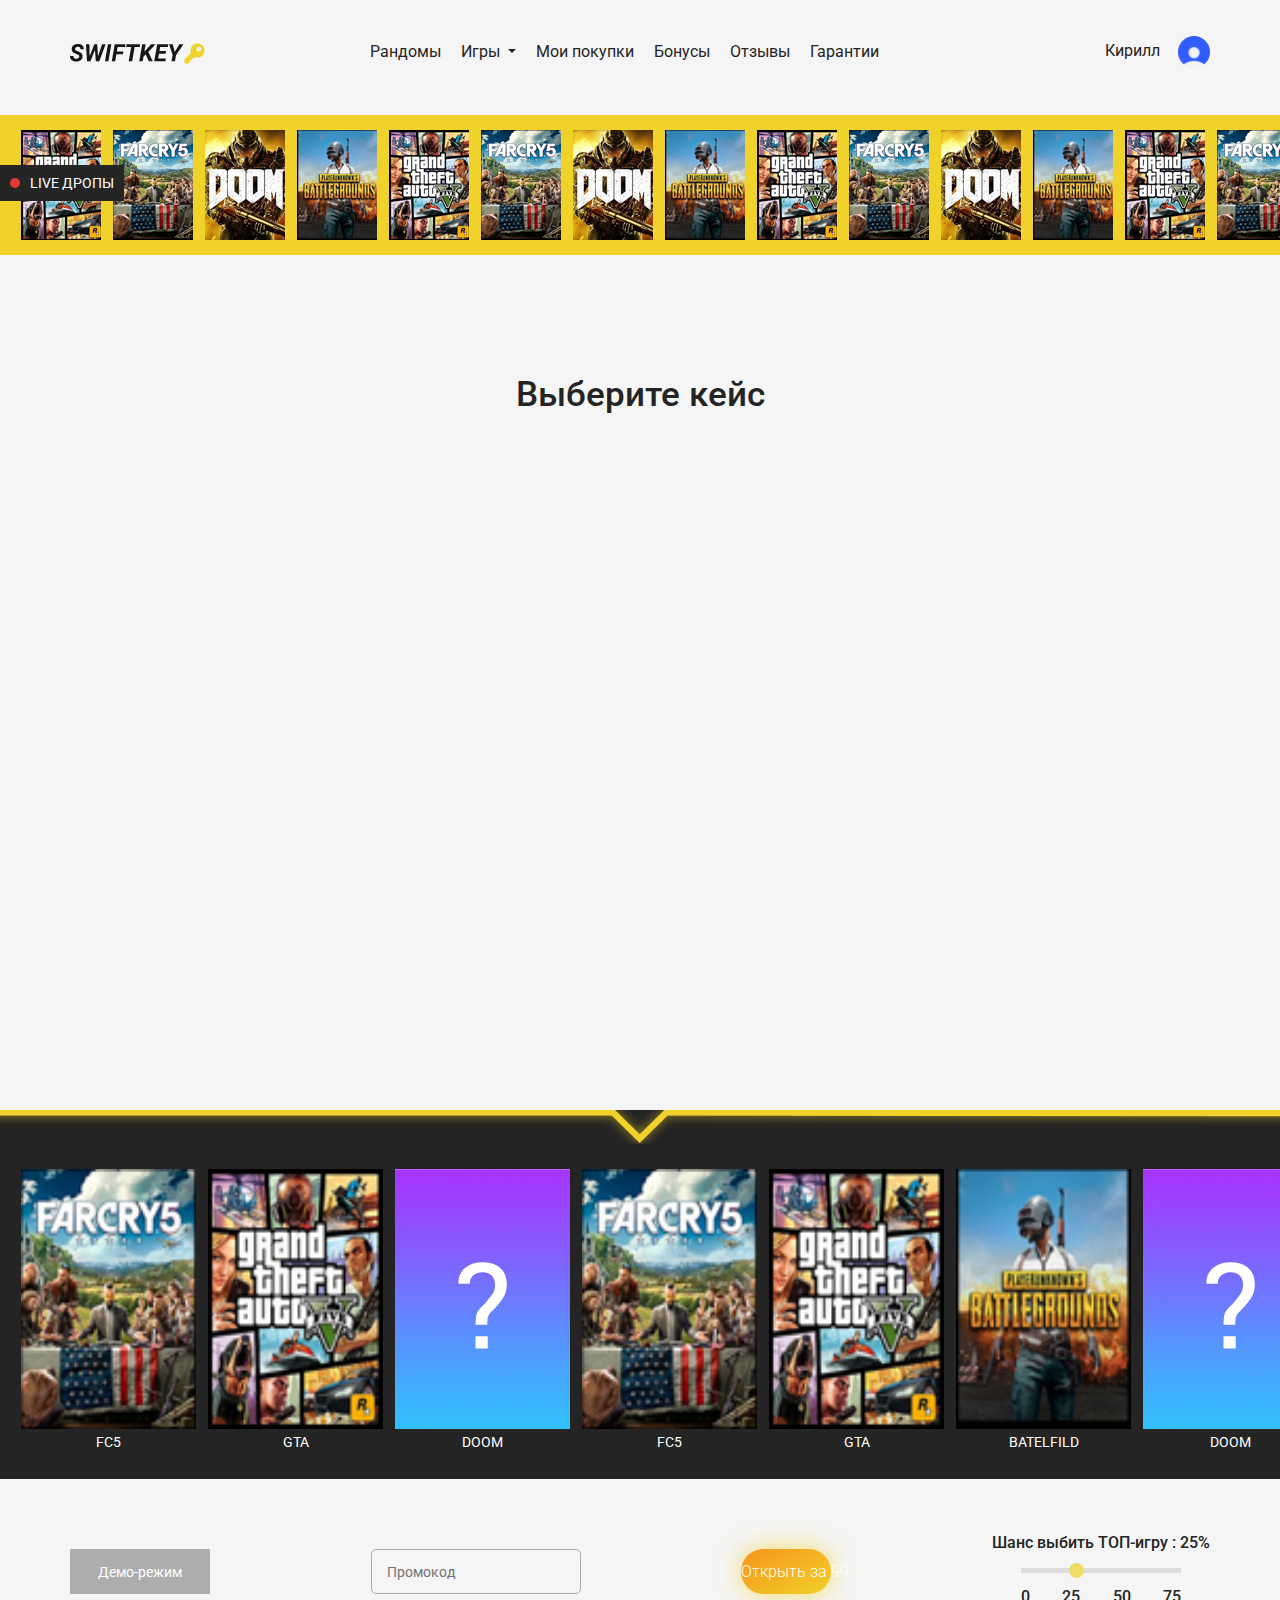
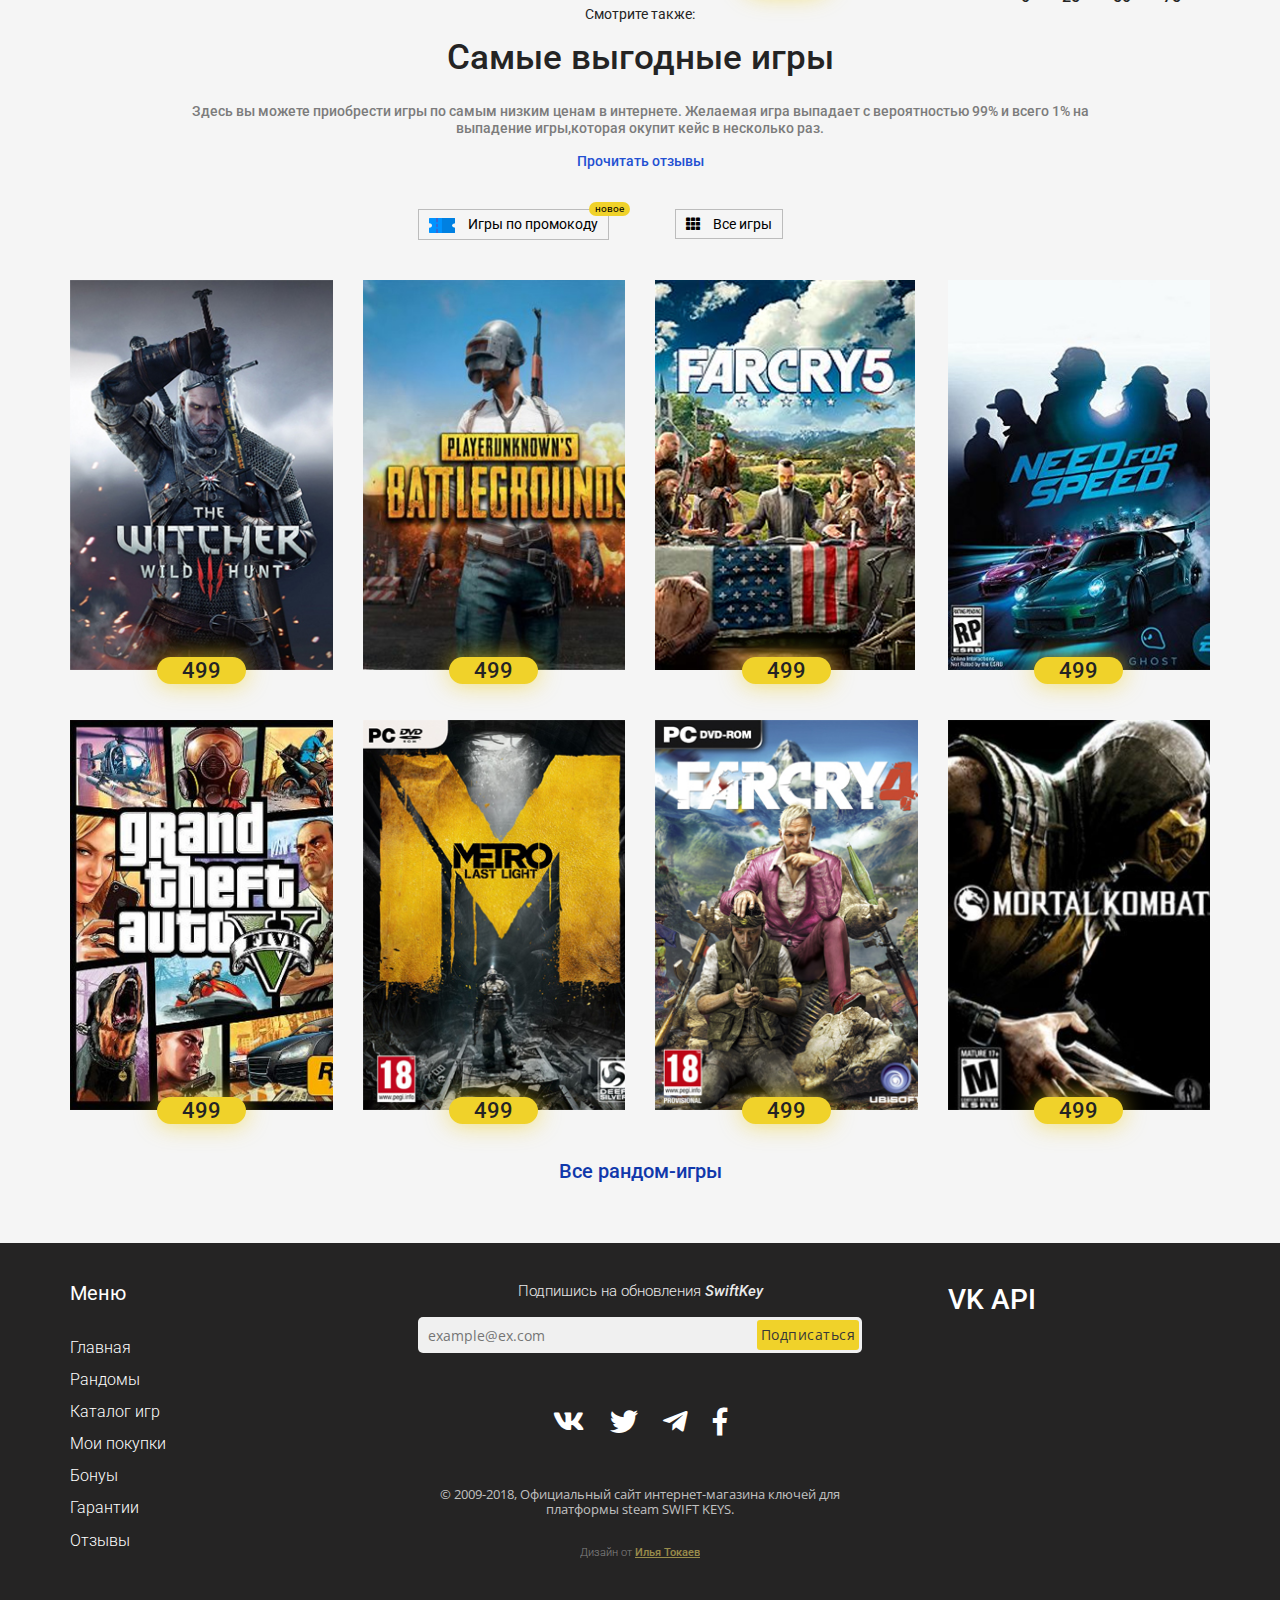
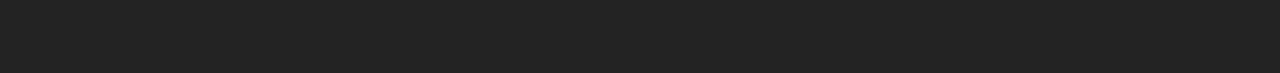
<file: randoms.html>
<!DOCTYPE html>
<html class="mdl-js">

<head>
  <meta http-equiv="Content-Type" content="text/html; charset=UTF-8">

  <title></title>
  <meta name="viewport" content="width=device-width, initial-scale=1, shrink-to-fit=no">
  <link rel="stylesheet" href="css/fontawesome/fontawesome-all.css">
  <link rel="stylesheet" href="css/bootstrap.css">
  <link rel="stylesheet" href="css/flickity.css">
  <link rel="stylesheet" href="css/lightbox.css">
  <link rel="stylesheet" href="css/style.css">
  <link rel="stylesheet" href="css/media.css">
</head>

<body>

  <!-- Header -->

  <div class="container-fluid">
    <div class="container">
      <header>
        <div class="menu">
          <nav class="navbar navbar-expand-md">
            <a class="navbar-brand" href="index.html">
              <img src="img/logo.png">
            </a>
            <button class="navbar-toggler collapsed" type="button" data-toggle="collapse" data-target="#collapsibleNavbar"
              aria-expanded="false" style="">
              <i class="fas fa-bars"></i>
            </button>
            <div class="navbar-collapse collapse menu_margin" id="collapsibleNavbar" style="">
              <ul class="navbar-nav menu_list">
                <li class="nav-item">
                  <a class="nav-link" href="randoms.html">Рандомы</a>
                </li>
                <li class="nav-item dropdown">
                  <a class="nav-link dropdown-toggle" href="#" id="navbardrop"
                    data-toggle="dropdown">
                    Игры
                  </a>
                  <ul class="dropdown-menu drop_down_menu">
                    <li><a class="dropdown-item" href="game_rn.html"><img src="img/icon_menu.png">
                        Рандом-игры</a></li>
                    <li><a class="dropdown-item" href="promo.html"><img src="img/icon_menu_2.png">
                        Игры по промокоду</a></li>
                  </ul>
                </li>
                <li class="nav-item">
                  <a class="nav-link" href="lk.html">Мои покупки</a>
                </li>
                <li class="nav-item">
                  <a class="nav-link" href="bonus.html">Бонусы</a>
                </li>
                <li class="nav-item">
                  <a class="nav-link" href="review.html">Отзывы</a>
                </li>
                <li class="nav-item">
                  <a class="nav-link" href="garants.html">Гарантии</a>
                </li>
              </ul>
              <ul class="menu_list menu_list_2 menu_list_3">
                <li class="user_label">
                  <span class="user_name">Кирилл</span>
                  <div class="user_icon"></div>
                </li>
                <li class="mobile_only">
                  <button class="btn btn_2 log_out_hide">Выйти</button>
                </li>
              </ul>
              <ul class="menu_list menu_list_2" style="display:none;">
                <li>
                  <button class="btn btn_2" data-toggle="modal" data-target="#login">Войти</button>
                </li>
              </ul>
            </div>
          </nav>
        </div>
      </header>
    </div>
  </div>

  <!-- Header End -->


  <!-- Live -->
  <div class="container-fluid live_fluid">
    <div class="live_drop">
      <p>
        <div class="circle"></div> LIVE ДРОПЫ
      </p>
    </div>
    <div class="live-carousel">
      <div class="carousel-cell">
        <div class="inner_live_box">
          <div class="inner_live_img">
            <img src="img/live_1.png">
          </div>
          <div class="inner_live_title">
            <span class="triangle"></span>
            <p>GTA</p>
          </div>
        </div>
      </div>
      <div class="carousel-cell">
        <div class="inner_live_box">
          <div class="inner_live_img">
            <img src="img/live_2.png">
          </div>
          <div class="inner_live_title">
            <span class="triangle"></span>
            <p>FC5</p>
          </div>
        </div>
      </div>
      <div class="carousel-cell">
        <div class="inner_live_box">
          <div class="inner_live_img">
            <img src="img/live_3.png">
          </div>
          <div class="inner_live_title">
            <span class="triangle"></span>
            <p>DOOM</p>
          </div>
        </div>
      </div>
      <div class="carousel-cell">
        <div class="inner_live_box">
          <div class="inner_live_img">
            <img src="img/live_4.png">
          </div>
          <div class="inner_live_title">
            <span class="triangle"></span>
            <p>Bettelfid</p>
          </div>
        </div>
      </div>
      <div class="carousel-cell">
        <div class="inner_live_box">
          <div class="inner_live_img">
            <img src="img/live_1.png">
          </div>
          <div class="inner_live_title">
            <span class="triangle"></span>
            <p>GTA</p>
          </div>
        </div>
      </div>
      <div class="carousel-cell">
        <div class="inner_live_box">
          <div class="inner_live_img">
            <img src="img/live_2.png">
          </div>
          <div class="inner_live_title">
            <span class="triangle"></span>
            <p>FC5</p>
          </div>
        </div>
      </div>
      <div class="carousel-cell">
        <div class="inner_live_box">
          <div class="inner_live_img">
            <img src="img/live_3.png">
          </div>
          <div class="inner_live_title">
            <span class="triangle"></span>
            <p>DOOM</p>
          </div>
        </div>
      </div>
      <div class="carousel-cell">
        <div class="inner_live_box">
          <div class="inner_live_img">
            <img src="img/live_4.png">
          </div>
          <div class="inner_live_title">
            <span class="triangle"></span>
            <p>Bettelfid</p>
          </div>
        </div>
      </div>
      <div class="carousel-cell">
        <div class="inner_live_box">
          <div class="inner_live_img">
            <img src="img/live_1.png">
          </div>
          <div class="inner_live_title">
            <span class="triangle"></span>
            <p>GTA</p>
          </div>
        </div>
      </div>
      <div class="carousel-cell">
        <div class="inner_live_box">
          <div class="inner_live_img">
            <img src="img/live_2.png">
          </div>
          <div class="inner_live_title">
            <span class="triangle"></span>
            <p>FC5</p>
          </div>
        </div>
      </div>
      <div class="carousel-cell">
        <div class="inner_live_box">
          <div class="inner_live_img">
            <img src="img/live_3.png">
          </div>
          <div class="inner_live_title">
            <span class="triangle"></span>
            <p>DOOM</p>
          </div>
        </div>
      </div>
      <div class="carousel-cell">
        <div class="inner_live_box">
          <div class="inner_live_img">
            <img src="img/live_4.png">
          </div>
          <div class="inner_live_title">
            <span class="triangle"></span>
            <p>Bettelfid</p>
          </div>
        </div>
      </div>
      <div class="carousel-cell">
        <div class="inner_live_box">
          <div class="inner_live_img">
            <img src="img/live_1.png">
          </div>
          <div class="inner_live_title">
            <span class="triangle"></span>
            <p>GTA</p>
          </div>
        </div>
      </div>
      <div class="carousel-cell">
        <div class="inner_live_box">
          <div class="inner_live_img">
            <img src="img/live_2.png">
          </div>
          <div class="inner_live_title">
            <span class="triangle"></span>
            <p>FC5</p>
          </div>
        </div>
      </div>
      <div class="carousel-cell">
        <div class="inner_live_box">
          <div class="inner_live_img">
            <img src="img/live_3.png">
          </div>
          <div class="inner_live_title">
            <span class="triangle"></span>
            <p>DOOM</p>
          </div>
        </div>
      </div>
      <div class="carousel-cell">
        <div class="inner_live_box">
          <div class="inner_live_img">
            <img src="img/live_4.png">
          </div>
          <div class="inner_live_title">
            <span class="triangle"></span>
            <p>Bettelfid</p>
          </div>
        </div>
      </div>
    </div>
  </div>
  <!-- Live End -->


  <div class="container-fluid succes_fluid">
    <div class="container">
      <p class="title_md">Выберите кейс</p>
      <div class="row succes_row">
        <div class="col-lg-4 col-md-6">
          <div class="succes_box animated animatedFadeInUp fadeInUp">
            <div class="succes_img">
              <img src="img/succes_1.png">
            </div>
            <p class="succes_title indie">INDIE</p>
            <ul class="succes_list">
              <li><span>Шанс окупиться</span><span>100%</span></li>
              <li><span>Цена игр</span><span>до 599₽</span></li>
              <li><span>Шанс выпадения ТОП-игры</span><span>х1</span></li>
              <li><span>Бонусы</span><span>НЕТ</span></li>
            </ul>
            <div class="succes_btn_box">
              <button class="btn succes_btn indie">Купить за 49 ₽</button>
            </div>
          </div>
        </div>
        <div class="col-lg-4 col-md-6 pull_down">
          <div class="succes_box animated animatedFadeInUp fadeInUp">
            <div class="succes_img">
              <img src="img/succes_2.png">
            </div>
            <p class="succes_title premium">PREMIUM</p>
            <ul class="succes_list">
              <li><span>Шанс окупиться</span><span>100%</span></li>
              <li><span>Цена игр</span><span>до 599₽</span></li>
              <li><span>Шанс выпадения ТОП-игры</span><span>х1</span></li>
              <li><span>Бонусы</span><span>НЕТ</span></li>
            </ul>
            <div class="succes_btn_box">
              <button class="btn succes_btn premium">Купить за 49 ₽</button>
            </div>
          </div>
        </div>
        <div class="col-lg-4 col-md-6">
          <div class="succes_box animated animatedFadeInUp fadeInUp">
            <div class="succes_img">
              <img src="img/succes_3.png">
            </div>
            <p class="succes_title vip">VIP</p>
            <ul class="succes_list">
              <li><span>Шанс окупиться</span><span>100%</span></li>
              <li><span>Цена игр</span><span>до 599₽</span></li>
              <li><span>Шанс выпадения ТОП-игры</span><span>х1</span></li>
              <li><span>Бонусы</span><span>НЕТ</span></li>
            </ul>
            <div class="succes_btn_box">
              <button class="btn succes_btn vip">Купить за 49 ₽</button>
            </div>
          </div>
        </div>
      </div>
    </div>
  </div>

  <div class="container-fluid rulet__fluid rulet_random">
    <div class="rulet_arrow">
      <img src="img/arrow.png">
    </div>
    <div class="rulet-carousel">
      <div class="carousel-cell">
        <div class="inner_live_box inner_corusel_box">
          <div class="inner_live_img">
            <img src="img/live_2.png">
          </div>
          <div class="inner_live_title">
            <p>FC5</p>
          </div>
        </div>
      </div>
      <div class="carousel-cell">
        <div class="inner_live_box inner_corusel_box">
          <div class="inner_live_img">
            <img src="img/live_1.png">
          </div>
          <div class="inner_live_title">
            <p>GTA</p>
          </div>
        </div>
      </div>
      <div class="carousel-cell">
        <div class="inner_live_box inner_corusel_box">
          <div class="inner_live_img">
            <img src="img/random.jpg">
          </div>
          <div class="inner_live_title">
            <p>Doom</p>
          </div>
        </div>
      </div>
      <div class="carousel-cell">
        <div class="inner_live_box inner_corusel_box">
          <div class="inner_live_img">
            <img src="img/live_2.png">
          </div>
          <div class="inner_live_title">
            <p>FC5</p>
          </div>
        </div>
      </div>
      <div class="carousel-cell">
        <div class="inner_live_box inner_corusel_box">
          <div class="inner_live_img">
            <img src="img/live_1.png">
          </div>
          <div class="inner_live_title">
            <p>GTA</p>
          </div>
        </div>
      </div>
      <div class="carousel-cell">
        <div class="inner_live_box inner_corusel_box">
          <div class="inner_live_img">
            <img src="img/live_4.png">
          </div>
          <div class="inner_live_title">
            <p>Batelfild</p>
          </div>
        </div>
      </div>
      <div class="carousel-cell">
        <div class="inner_live_box inner_corusel_box">
          <div class="inner_live_img">
            <img src="img/random.jpg">
          </div>
          <div class="inner_live_title">
            <p>Doom</p>
          </div>
        </div>
      </div>
      <div class="carousel-cell">
        <div class="inner_live_box inner_corusel_box">
          <div class="inner_live_img">
            <img src="img/live_2.png">
          </div>
          <div class="inner_live_title">
            <p>FC5</p>
          </div>
        </div>
      </div>
      <div class="carousel-cell">
        <div class="inner_live_box inner_corusel_box">
          <div class="inner_live_img">
            <img src="img/live_1.png">
          </div>
          <div class="inner_live_title">
            <p>GTA</p>
          </div>
        </div>
      </div>
      <div class="carousel-cell">
        <div class="inner_live_box inner_corusel_box">
          <div class="inner_live_img">
            <img src="img/random.jpg">
          </div>
          <div class="inner_live_title">
            <p>Doom</p>
          </div>
        </div>
      </div>
      <div class="carousel-cell">
        <div class="inner_live_box inner_corusel_box">
          <div class="inner_live_img">
            <img src="img/live_2.png">
          </div>
          <div class="inner_live_title">
            <p>FC5</p>
          </div>
        </div>
      </div>
      <div class="carousel-cell">
        <div class="inner_live_box inner_corusel_box">
          <div class="inner_live_img">
            <img src="img/live_1.png">
          </div>
          <div class="inner_live_title">
            <p>GTA</p>
          </div>
        </div>
      </div>
      <div class="carousel-cell">
        <div class="inner_live_box inner_corusel_box">
          <div class="inner_live_img">
            <img src="img/live_4.png">
          </div>
          <div class="inner_live_title">
            <p>Batelfild</p>
          </div>
        </div>
      </div>
      <div class="carousel-cell">
        <div class="inner_live_box inner_corusel_box">
          <div class="inner_live_img">
            <img src="img/random.jpg">
          </div>
          <div class="inner_live_title">
            <p>Doom</p>
          </div>
        </div>
      </div>
      <div class="carousel-cell">
        <div class="inner_live_box inner_corusel_box">
          <div class="inner_live_img">
            <img src="img/live_2.png">
          </div>
          <div class="inner_live_title">
            <p>FC5</p>
          </div>
        </div>
      </div>
      <div class="carousel-cell">
        <div class="inner_live_box inner_corusel_box">
          <div class="inner_live_img">
            <img src="img/live_1.png">
          </div>
          <div class="inner_live_title">
            <p>GTA</p>
          </div>
        </div>
      </div>
      <div class="carousel-cell">
        <div class="inner_live_box inner_corusel_box">
          <div class="inner_live_img">
            <img src="img/random.jpg">
          </div>
          <div class="inner_live_title">
            <p>Doom</p>
          </div>
        </div>
      </div>
      <div class="carousel-cell">
        <div class="inner_live_box inner_corusel_box">
          <div class="inner_live_img">
            <img src="img/live_2.png">
          </div>
          <div class="inner_live_title">
            <p>FC5</p>
          </div>
        </div>
      </div>
      <div class="carousel-cell">
        <div class="inner_live_box inner_corusel_box">
          <div class="inner_live_img">
            <img src="img/live_1.png">
          </div>
          <div class="inner_live_title">
            <p>GTA</p>
          </div>
        </div>
      </div>
      <div class="carousel-cell">
        <div class="inner_live_box inner_corusel_box">
          <div class="inner_live_img">
            <img src="img/live_4.png">
          </div>
          <div class="inner_live_title">
            <p>Batelfild</p>
          </div>
        </div>
      </div>
      <div class="carousel-cell">
        <div class="inner_live_box inner_corusel_box">
          <div class="inner_live_img">
            <img src="img/random.jpg">
          </div>
          <div class="inner_live_title">
            <p>Doom</p>
          </div>
        </div>
      </div>
      <div class="carousel-cell">
        <div class="inner_live_box inner_corusel_box">
          <div class="inner_live_img">
            <img src="img/live_2.png">
          </div>
          <div class="inner_live_title">
            <p>FC5</p>
          </div>
        </div>
      </div>
      <div class="carousel-cell">
        <div class="inner_live_box inner_corusel_box">
          <div class="inner_live_img">
            <img src="img/live_1.png">
          </div>
          <div class="inner_live_title">
            <p>GTA</p>
          </div>
        </div>
      </div>
      <div class="carousel-cell">
        <div class="inner_live_box inner_corusel_box">
          <div class="inner_live_img">
            <img src="img/random.jpg">
          </div>
          <div class="inner_live_title">
            <p>Doom</p>
          </div>
        </div>
      </div>
      <div class="carousel-cell">
        <div class="inner_live_box inner_corusel_box">
          <div class="inner_live_img">
            <img src="img/live_2.png">
          </div>
          <div class="inner_live_title">
            <p>FC5</p>
          </div>
        </div>
      </div>
      <div class="carousel-cell">
        <div class="inner_live_box inner_corusel_box">
          <div class="inner_live_img">
            <img src="img/live_1.png">
          </div>
          <div class="inner_live_title">
            <p>GTA</p>
          </div>
        </div>
      </div>
      <div class="carousel-cell">
        <div class="inner_live_box inner_corusel_box">
          <div class="inner_live_img">
            <img src="img/live_4.png">
          </div>
          <div class="inner_live_title">
            <p>Batelfild</p>
          </div>
        </div>
      </div>
      <div class="carousel-cell">
        <div class="inner_live_box inner_corusel_box">
          <div class="inner_live_img">
            <img src="img/random.jpg">
          </div>
          <div class="inner_live_title">
            <p>Doom</p>
          </div>
        </div>
      </div>
    </div>
  </div>



  <div class="container-fluid top_games_fluid">
    <div class="container">

      <div class="row">
        <div class="col-12">
          <div class="games_under">
            <div class="games_inder_items demo">
              <p class="demo">Демо-режим</p>
            </div>
            <div class="games_inder_items promcode"><input type="text" name="" placeholder="Промокод"></div>
            <div class="games_inder_items open"><button class="btn btn_2">Открыть за 99</button></div>
            <div class="games_inder_items shans">
              <p class="title">Шанс выбить ТОП-игру : <span class="step_val">25</span>%</p>
              <input type="range" min="0" max="75" value="25" class="slider" id="myRange" step="25">
              <p class="shanc_nuber">
                <span>0</span>
                <span>25</span>
                <span>50</span>
                <span>75</span>
              </p>
            </div>
          </div>
          <p class="text-center">Смотрите также:</p>
        </div>
      </div>



      <p class="title_md">Самые выгодные игры</p>
      <div class="row">
        <div class="col-md-10 offset-md-1 text-center">
          <p class="under_title">Здесь вы можете приобрести игры по самым низким ценам в интернете. Желаемая игра
            выпадает с вероятностью 99% и всего 1% на выпадение игры,которая окупит кейс в несколько раз.</p>
          <a href="http://test5.termitcompany.com/review.html" class="see_review">Прочитать отзывы</a>
          <div class="top_game_btns">
            <a href="http://test5.termitcompany.com/game.html#"><button class="top_game_btn_a"><img src="img/voucher.png">
                Игры по промокоду<span class="new">новое</span> </button></a>
            <a href="http://test5.termitcompany.com/game.html#"><button class="top_game_btn_a"><i class="fas fa-th"></i>
                Все игры</button></a>
          </div>
        </div>
      </div>

      <div class="row">
        <div class=" col-sm-6 col-md-6 col-lg-3">
          <div class="game_box">
            <div class="game_img">
              <img src="img/game_1.jpg">
            </div>
            <div class="game_box_inner">
              <p class="game_box_title">The Witcher 3: Wild Hunt</p>
              <p class="game_box_text">ПРИКЛЮЧЕНИЯ, RPG</p>
            </div>
            <div class="game_price_box">
              <p class="game_price">499</p>
            </div>
          </div>
        </div>
        <div class="col-sm-6 col-md-6 col-lg-3">
          <div class="game_box">
            <div class="game_img">
              <img src="img/game_2.jpg">
            </div>
            <div class="game_box_inner">
              <p class="game_box_title">The Witcher 3: Wild Hunt</p>
              <p class="game_box_text">ПРИКЛЮЧЕНИЯ, RPG</p>
            </div>
            <div class="game_price_box">
              <p class="game_price">499</p>
            </div>
          </div>
        </div>
        <div class=" col-sm-6 col-md-6 col-lg-3">
          <div class="game_box">
            <div class="game_img">
              <img src="img/game_3.jpg">
            </div>
            <div class="game_box_inner">
              <p class="game_box_title">The Witcher 3: Wild Hunt</p>
              <p class="game_box_text">ПРИКЛЮЧЕНИЯ, RPG</p>
            </div>
            <div class="game_price_box">
              <p class="game_price">499</p>
            </div>
          </div>
        </div>
        <div class="col-sm-6 col-md-6 col-lg-3">
          <div class="game_box">
            <div class="game_img">
              <img src="img/game_4.jpg">
            </div>
            <div class="game_box_inner">
              <p class="game_box_title">The Witcher 3: Wild Hunt</p>
              <p class="game_box_text">ПРИКЛЮЧЕНИЯ, RPG</p>
            </div>
            <div class="game_price_box">
              <p class="game_price">499</p>
            </div>
          </div>
        </div>
        <div class=" col-sm-6 col-md-6 col-lg-3">
          <div class="game_box">
            <div class="game_img">
              <img src="img/game_5.jpg">
            </div>
            <div class="game_box_inner">
              <p class="game_box_title">The Witcher 3: Wild Hunt</p>
              <p class="game_box_text">ПРИКЛЮЧЕНИЯ, RPG</p>
            </div>
            <div class="game_price_box">
              <p class="game_price">499</p>
            </div>
          </div>
        </div>
        <div class=" col-sm-6 col-md-6 col-lg-3">
          <div class="game_box">
            <div class="game_img">
              <img src="img/game_6.jpg">
            </div>
            <div class="game_box_inner">
              <p class="game_box_title">The Witcher 3: Wild Hunt</p>
              <p class="game_box_text">ПРИКЛЮЧЕНИЯ, RPG</p>
            </div>
            <div class="game_price_box">
              <p class="game_price">499</p>
            </div>
          </div>
        </div>
        <div class=" col-sm-6 col-md-6 col-lg-3">
          <div class="game_box">
            <div class="game_img">
              <img src="img/game_7.jpg">
            </div>
            <div class="game_box_inner">
              <p class="game_box_title">The Witcher 3: Wild Hunt</p>
              <p class="game_box_text">ПРИКЛЮЧЕНИЯ, RPG</p>
            </div>
            <div class="game_price_box">
              <p class="game_price">499</p>
            </div>
          </div>
        </div>
        <div class=" col-sm-6 col-md-6 col-lg-3">
          <div class="game_box">
            <div class="game_img">
              <img src="img/game_8.jpg">
            </div>
            <div class="game_box_inner">
              <p class="game_box_title">The Witcher 3: Wild Hunt</p>
              <p class="game_box_text">ПРИКЛЮЧЕНИЯ, RPG</p>
            </div>
            <div class="game_price_box">
              <p class="game_price">499</p>
            </div>
          </div>
        </div>
        <div class="col-12 text-center">
          <a href="http://test5.termitcompany.com/random.html" class="see_rnd_game">Все рандом-игры</a>
        </div>
      </div>
    </div>
  </div>

  <div class="container-fluid footer_fluid">
    <div class="container">
      <footer class="row">
        <div class="col-0 col-md-2">
          <p class="footer_title">Меню</p>
          <ul class="footer_menu_list">
            <li><a href="http://test5.termitcompany.com/game.html#">Главная</a></li>
            <li><a href="http://test5.termitcompany.com/game.html#">Рандомы</a></li>
            <li><a href="http://test5.termitcompany.com/game.html#">Каталог игр</a></li>
            <li><a href="http://test5.termitcompany.com/game.html#">Мои покупки</a></li>
            <li><a href="http://test5.termitcompany.com/game.html#">Бонуы</a></li>
            <li><a href="http://test5.termitcompany.com/game.html#">Гарантии</a></li>
            <li><a href="http://test5.termitcompany.com/game.html#">Отзывы</a></li>
          </ul>
        </div>
        <div class="col-md-6 offset-md-1 footer_center">
          <div class="footer_center_box">
            <p class="footer_title_min">Подпишись на обновления <i>SwiftKey</i></p>
            <form class="footer_form">
              <input type="text" name="email" placeholder="example@ex.com">
              <button class="footer_form_btn">Подписаться</button>
            </form>
            <ul class="share_icon_lis">
              <li><a href="http://test5.termitcompany.com/game.html#"><i class="fab fa-vk"></i></a></li>
              <li><a href="http://test5.termitcompany.com/game.html#"><i class="fab fa-twitter"></i></a></li>
              <li><a href="http://test5.termitcompany.com/game.html#"><i class="fab fa-telegram-plane"></i></a></li>
              <li><a href="http://test5.termitcompany.com/game.html#"><i class="fab fa-facebook-f"></i></a></li>
            </ul>
            <p class="copright_text">© 2009-2018, Официальный сайт интернет-магазина ключей для платформы steam SWIFT
              KEYS.</p>
            <p class="created_by">Дизайн от <a href="http://test5.termitcompany.com/game.html#">Илья Токаев</a></p>
          </div>
        </div>
        <div class="col-md-3">
          <h3>VK API</h3>
        </div>
      </footer>
    </div>
  </div>

  <!-- Modal -->

  <!-- For Login -->

  <div class="modal fade" id="login" style="display: none;" aria-hidden="true">
    <div class="modal-dialog modal-md">
      <div class="modal-content">

        <!-- Modal Header -->
        <div class="modal-header">
          <button type="button" class="close" data-dismiss="modal">
            <svg xmlns="http://www.w3.org/2000/svg" xmlns:xlink="http://www.w3.org/1999/xlink" version="1.1" id="Capa_1"
              x="0px" y="0px" viewBox="0 0 47.971 47.971" style="enable-background:new 0 0 47.971 47.971;" xml:space="preserve"
              width="20px" height="20px">
              <g>
                <path d="M28.228,23.986L47.092,5.122c1.172-1.171,1.172-3.071,0-4.242c-1.172-1.172-3.07-1.172-4.242,0L23.986,19.744L5.121,0.88   c-1.172-1.172-3.07-1.172-4.242,0c-1.172,1.171-1.172,3.071,0,4.242l18.865,18.864L0.879,42.85c-1.172,1.171-1.172,3.071,0,4.242   C1.465,47.677,2.233,47.97,3,47.97s1.535-0.293,2.121-0.879l18.865-18.864L42.85,47.091c0.586,0.586,1.354,0.879,2.121,0.879   s1.535-0.293,2.121-0.879c1.172-1.171,1.172-3.071,0-4.242L28.228,23.986z"
                  fill="#FFFFFF"></path>
              </g>
            </svg>
          </button>
        </div>

        <!-- Modal body -->
        <div class="modal-body">
          <h1 class="modal_balance_title">Вход в аккаунт</h1>
          <p class="modal_balance_under_title">Войти с помощью:</p>
          <ul class="logon_list">
            <li class="steam"><i class="icons fab fa-steam-symbol"></i> STEAM</li>
            <li class="vk"><i class="icons fab fa-vk"></i> ВКонтакте</li>
            <li class="fb"><i class="icons fab fa-facebook-square"></i> Facebook</li>
          </ul>
        </div>
      </div>
    </div>
  </div>


  <!-- Modal End -->



  <script src="js/jquery-3.3.1.min.js"></script>
  <script src="js/flickity.pkgd.min.js"></script>
  <script src="js/tether.js"></script>
  <script src="js/bootstrap.js"></script>
  <script src="js/lightbox.js"></script>
  <script src="js/script.js"></script>


  <div id="lightboxOverlay" class="lightboxOverlay" style="display: none;"></div>
  <div id="lightbox" class="lightbox" style="display: none;">
    <div class="lb-outerContainer">
      <div class="lb-container"><img class="lb-image" src="[data-uri]">
        <div class="lb-nav"><a class="lb-prev" href="http://test5.termitcompany.com/game.html"></a><a class="lb-next"
            href="http://test5.termitcompany.com/game.html"></a></div>
        <div class="lb-loader"><a class="lb-cancel"></a></div>
      </div>
    </div>
    <div class="lb-dataContainer">
      <div class="lb-data">
        <div class="lb-details"><span class="lb-caption"></span><span class="lb-number"></span></div>
        <div class="lb-closeContainer"><a class="lb-close"></a></div>
      </div>
    </div>
  </div>
</body>

</html>
</file>
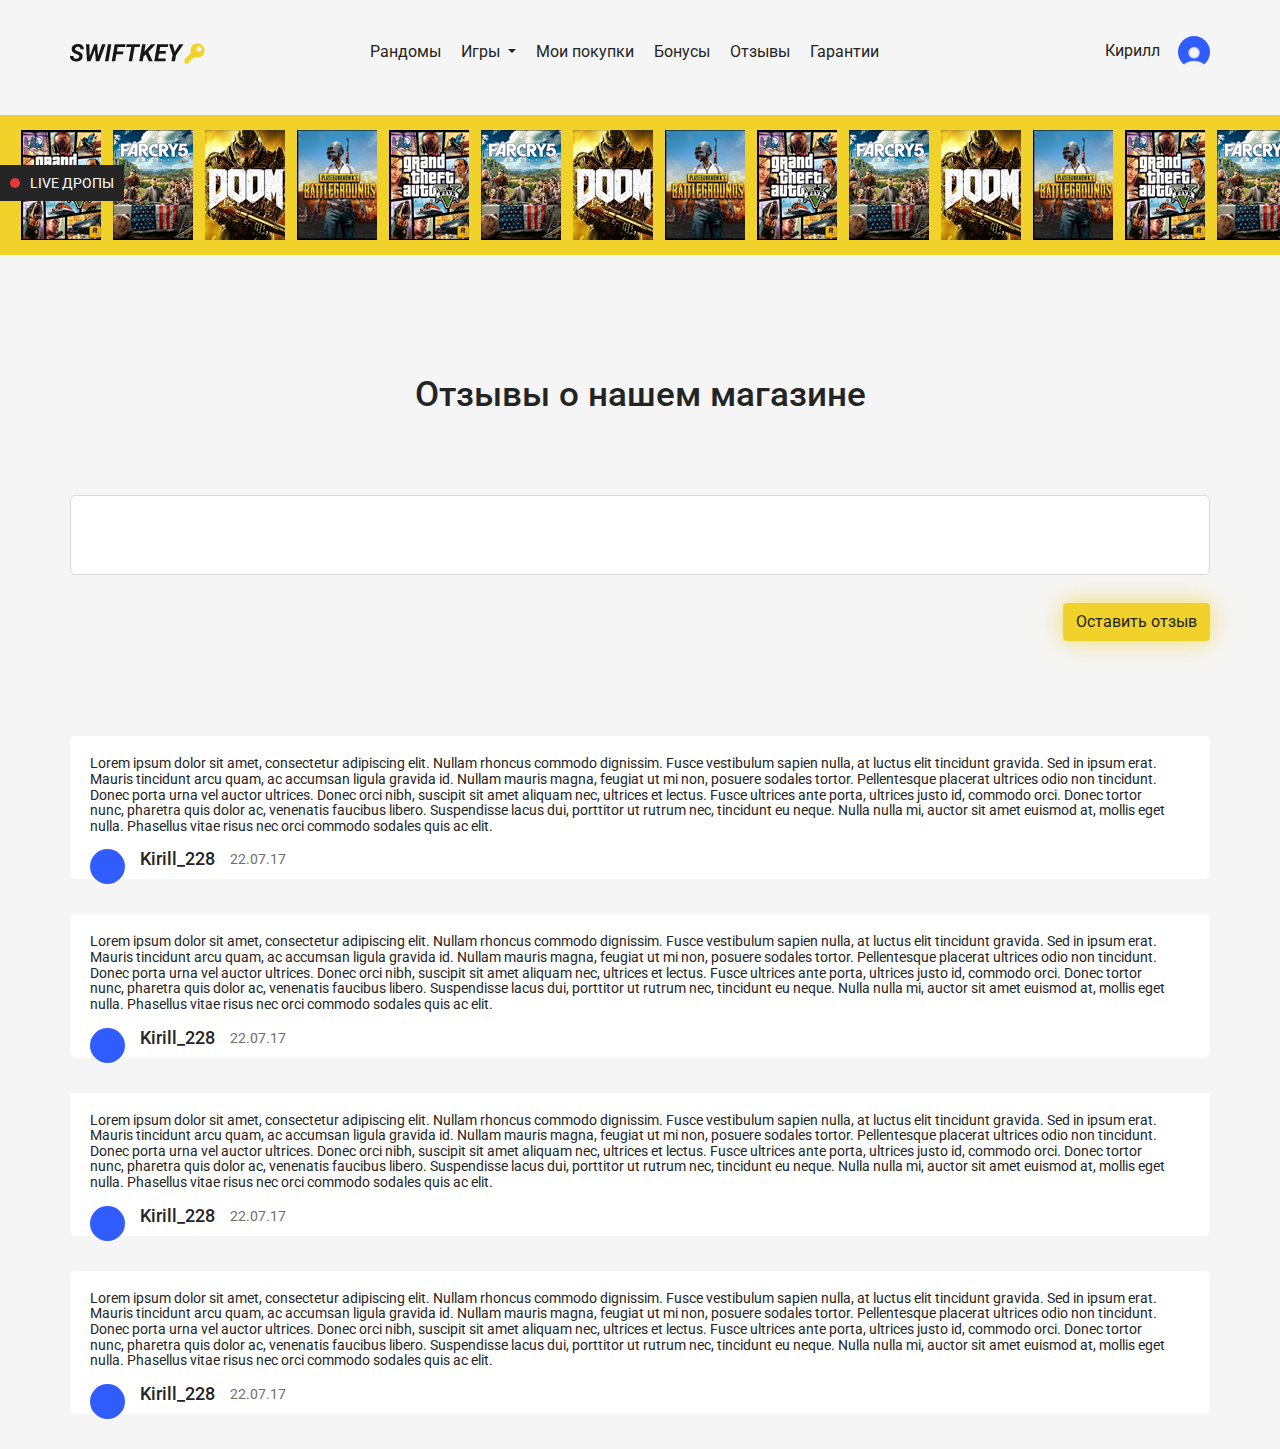
<file: review.html>
<!DOCTYPE html>
<html>
<head>
  <meta charset="utf-8">
  <title></title>
  <meta name="viewport" content="width=device-width, initial-scale=1, shrink-to-fit=no">
  <link rel="stylesheet" href="css/fontawesome/fontawesome-all.css">
  <link rel="stylesheet" href="css/bootstrap.css">
  <link rel="stylesheet" href="css/flickity.css">
  <link rel="stylesheet" href="css/lightbox.css">
  <link rel="stylesheet" href="css/style.css">
  <link rel="stylesheet" href="css/media.css">
</head>
<body>

  <!-- Header -->

  <div class="container-fluid">
    <div class="container">
      <header>
        <div class="menu">
          <nav class="navbar navbar-expand-md">
            <a class="navbar-brand" href="index.html">
              <img src="img/logo.png">
            </a>
            <button class="navbar-toggler collapsed" type="button" data-toggle="collapse" data-target="#collapsibleNavbar"
              aria-expanded="false" style="">
              <i class="fas fa-bars"></i>
            </button>
            <div class="navbar-collapse collapse menu_margin" id="collapsibleNavbar" style="">
              <ul class="navbar-nav menu_list">
                <li class="nav-item">
                  <a class="nav-link" href="randoms.html">Рандомы</a>
                </li>
                <li class="nav-item dropdown">
                  <a class="nav-link dropdown-toggle" href="#" id="navbardrop"
                    data-toggle="dropdown">
                    Игры
                  </a>
                  <ul class="dropdown-menu drop_down_menu">
                    <li><a class="dropdown-item" href="game_rn.html"><img src="img/icon_menu.png">
                        Рандом-игры</a></li>
                    <li><a class="dropdown-item" href="promo.html"><img src="img/icon_menu_2.png">
                        Игры по промокоду</a></li>
                  </ul>
                </li>
                <li class="nav-item">
                  <a class="nav-link" href="lk.html">Мои покупки</a>
                </li>
                <li class="nav-item">
                  <a class="nav-link" href="bonus.html">Бонусы</a>
                </li>
                <li class="nav-item">
                  <a class="nav-link" href="review.html">Отзывы</a>
                </li>
                <li class="nav-item">
                  <a class="nav-link" href="garants.html">Гарантии</a>
                </li>
              </ul>
              <ul class="menu_list menu_list_2 menu_list_3">
                <li class="user_label">
                  <span class="user_name">Кирилл</span>
                  <div class="user_icon"></div>
                </li>
                <li class="mobile_only">
                  <button class="btn btn_2 log_out_hide">Выйти</button>
                </li>
              </ul>
              <ul class="menu_list menu_list_2" style="display:none;">
                <li>
                  <button class="btn btn_2" data-toggle="modal" data-target="#login">Войти</button>
                </li>
              </ul>
            </div>
          </nav>
        </div>
      </header>
    </div>
  </div>

  <!-- Header End -->


  <!-- Live -->

  <div class="container-fluid live_fluid">
    <div class="live_drop">
      <p><div class="circle"></div> LIVE ДРОПЫ</p>
    </div>
    <div class="live-carousel">
      <div class="carousel-cell">
        <div class="inner_live_box">
          <div class="inner_live_img">
            <img src="img/live_1.png">
          </div>
          <div class="inner_live_title">
            <span class="triangle"></span>
            <p>GTA</p>
          </div>
        </div>
      </div>
      <div class="carousel-cell">
        <div class="inner_live_box">
          <div class="inner_live_img">
            <img src="img/live_2.png">
          </div>
          <div class="inner_live_title">
            <span class="triangle"></span>
            <p>FC5</p>
          </div>
        </div>
      </div>
      <div class="carousel-cell">
        <div class="inner_live_box">
          <div class="inner_live_img">
            <img src="img/live_3.png">
          </div>
          <div class="inner_live_title">
            <span class="triangle"></span>
            <p>DOOM</p>
          </div>
        </div>
      </div>
      <div class="carousel-cell">
        <div class="inner_live_box">
          <div class="inner_live_img">
            <img src="img/live_4.png">
          </div>
          <div class="inner_live_title">
            <span class="triangle"></span>
            <p>Bettelfid</p>
          </div>
        </div>
      </div>
      <div class="carousel-cell">
        <div class="inner_live_box">
          <div class="inner_live_img">
            <img src="img/live_1.png">
          </div>
          <div class="inner_live_title">
            <span class="triangle"></span>
            <p>GTA</p>
          </div>
        </div>
      </div>
      <div class="carousel-cell">
        <div class="inner_live_box">
          <div class="inner_live_img">
            <img src="img/live_2.png">
          </div>
          <div class="inner_live_title">
            <span class="triangle"></span>
            <p>FC5</p>
          </div>
        </div>
      </div>
      <div class="carousel-cell">
        <div class="inner_live_box">
          <div class="inner_live_img">
            <img src="img/live_3.png">
          </div>
          <div class="inner_live_title">
            <span class="triangle"></span>
            <p>DOOM</p>
          </div>
        </div>
      </div>
      <div class="carousel-cell">
        <div class="inner_live_box">
          <div class="inner_live_img">
            <img src="img/live_4.png">
          </div>
          <div class="inner_live_title">
            <span class="triangle"></span>
            <p>Bettelfid</p>
          </div>
        </div>
      </div>
      <div class="carousel-cell">
        <div class="inner_live_box">
          <div class="inner_live_img">
            <img src="img/live_1.png">
          </div>
          <div class="inner_live_title">
            <span class="triangle"></span>
            <p>GTA</p>
          </div>
        </div>
      </div>
      <div class="carousel-cell">
        <div class="inner_live_box">
          <div class="inner_live_img">
            <img src="img/live_2.png">
          </div>
          <div class="inner_live_title">
            <span class="triangle"></span>
            <p>FC5</p>
          </div>
        </div>
      </div>
      <div class="carousel-cell">
        <div class="inner_live_box">
          <div class="inner_live_img">
            <img src="img/live_3.png">
          </div>
          <div class="inner_live_title">
            <span class="triangle"></span>
            <p>DOOM</p>
          </div>
        </div>
      </div>
      <div class="carousel-cell">
        <div class="inner_live_box">
          <div class="inner_live_img">
            <img src="img/live_4.png">
          </div>
          <div class="inner_live_title">
            <span class="triangle"></span>
            <p>Bettelfid</p>
          </div>
        </div>
      </div>
      <div class="carousel-cell">
        <div class="inner_live_box">
          <div class="inner_live_img">
            <img src="img/live_1.png">
          </div>
          <div class="inner_live_title">
            <span class="triangle"></span>
            <p>GTA</p>
          </div>
        </div>
      </div>
      <div class="carousel-cell">
        <div class="inner_live_box">
          <div class="inner_live_img">
            <img src="img/live_2.png">
          </div>
          <div class="inner_live_title">
            <span class="triangle"></span>
            <p>FC5</p>
          </div>
        </div>
      </div>
      <div class="carousel-cell">
        <div class="inner_live_box">
          <div class="inner_live_img">
            <img src="img/live_3.png">
          </div>
          <div class="inner_live_title">
            <span class="triangle"></span>
            <p>DOOM</p>
          </div>
        </div>
      </div>
      <div class="carousel-cell">
        <div class="inner_live_box">
          <div class="inner_live_img">
            <img src="img/live_4.png">
          </div>
          <div class="inner_live_title">
            <span class="triangle"></span>
            <p>Bettelfid</p>
          </div>
        </div>
      </div>
    </div>
  </div>

  <!-- Live End -->


  <div class="container-fluid bonus_fluid">
    <div class="container">
      <p class="title_md">Отзывы о нашем магазине</p>
      <div class="row">
        <div class="col-12">
          <form class="review_send_box">
            <textarea></textarea>
            <div class="review_send_btn_box">
              <button class="btn review_send_btn">Оставить отзыв</button>
            </div>
          </form>

          <div class="review_box">
            <p class="review_text">Lorem ipsum dolor sit amet, consectetur adipiscing elit. Nullam rhoncus commodo dignissim. Fusce vestibulum sapien nulla, at luctus elit tincidunt gravida. Sed in ipsum erat. Mauris tincidunt arcu quam, ac accumsan ligula gravida id. Nullam mauris magna, feugiat ut mi non, posuere sodales tortor. Pellentesque placerat ultrices odio non tincidunt. Donec porta urna vel auctor ultrices. Donec orci nibh, suscipit sit amet aliquam nec, ultrices et lectus. Fusce ultrices ante porta, ultrices justo id, commodo orci. Donec tortor nunc, pharetra quis dolor ac, venenatis faucibus libero. Suspendisse lacus dui, porttitor ut rutrum nec, tincidunt eu neque. Nulla nulla mi, auctor sit amet euismod at, mollis eget nulla. Phasellus vitae risus nec orci commodo sodales quis ac elit.</p>
            <div class="review_box_under">
              <div class="review_box_img"></div>
              <p class="review_box_name">Kirill_228</p>
              <p class="review_box_data">22.07.17</p>
            </div>
          </div>
          <div class="review_box">
            <p class="review_text">Lorem ipsum dolor sit amet, consectetur adipiscing elit. Nullam rhoncus commodo dignissim. Fusce vestibulum sapien nulla, at luctus elit tincidunt gravida. Sed in ipsum erat. Mauris tincidunt arcu quam, ac accumsan ligula gravida id. Nullam mauris magna, feugiat ut mi non, posuere sodales tortor. Pellentesque placerat ultrices odio non tincidunt. Donec porta urna vel auctor ultrices. Donec orci nibh, suscipit sit amet aliquam nec, ultrices et lectus. Fusce ultrices ante porta, ultrices justo id, commodo orci. Donec tortor nunc, pharetra quis dolor ac, venenatis faucibus libero. Suspendisse lacus dui, porttitor ut rutrum nec, tincidunt eu neque. Nulla nulla mi, auctor sit amet euismod at, mollis eget nulla. Phasellus vitae risus nec orci commodo sodales quis ac elit.</p>
            <div class="review_box_under">
              <div class="review_box_img"></div>
              <p class="review_box_name">Kirill_228</p>
              <p class="review_box_data">22.07.17</p>
            </div>
          </div>
          <div class="review_box">
            <p class="review_text">Lorem ipsum dolor sit amet, consectetur adipiscing elit. Nullam rhoncus commodo dignissim. Fusce vestibulum sapien nulla, at luctus elit tincidunt gravida. Sed in ipsum erat. Mauris tincidunt arcu quam, ac accumsan ligula gravida id. Nullam mauris magna, feugiat ut mi non, posuere sodales tortor. Pellentesque placerat ultrices odio non tincidunt. Donec porta urna vel auctor ultrices. Donec orci nibh, suscipit sit amet aliquam nec, ultrices et lectus. Fusce ultrices ante porta, ultrices justo id, commodo orci. Donec tortor nunc, pharetra quis dolor ac, venenatis faucibus libero. Suspendisse lacus dui, porttitor ut rutrum nec, tincidunt eu neque. Nulla nulla mi, auctor sit amet euismod at, mollis eget nulla. Phasellus vitae risus nec orci commodo sodales quis ac elit.</p>
            <div class="review_box_under">
              <div class="review_box_img"></div>
              <p class="review_box_name">Kirill_228</p>
              <p class="review_box_data">22.07.17</p>
            </div>
          </div>
          <div class="review_box">
            <p class="review_text">Lorem ipsum dolor sit amet, consectetur adipiscing elit. Nullam rhoncus commodo dignissim. Fusce vestibulum sapien nulla, at luctus elit tincidunt gravida. Sed in ipsum erat. Mauris tincidunt arcu quam, ac accumsan ligula gravida id. Nullam mauris magna, feugiat ut mi non, posuere sodales tortor. Pellentesque placerat ultrices odio non tincidunt. Donec porta urna vel auctor ultrices. Donec orci nibh, suscipit sit amet aliquam nec, ultrices et lectus. Fusce ultrices ante porta, ultrices justo id, commodo orci. Donec tortor nunc, pharetra quis dolor ac, venenatis faucibus libero. Suspendisse lacus dui, porttitor ut rutrum nec, tincidunt eu neque. Nulla nulla mi, auctor sit amet euismod at, mollis eget nulla. Phasellus vitae risus nec orci commodo sodales quis ac elit.</p>
            <div class="review_box_under">
              <div class="review_box_img"></div>
              <p class="review_box_name">Kirill_228</p>
              <p class="review_box_data">22.07.17</p>
            </div>
          </div>


        </div>
      
      </div>
    </div>
  </div>


  <!-- Modal -->

  <!-- For Login -->
  <div class="modal fade" id="login" style="display: none;" aria-hidden="true">
    <div class="modal-dialog modal-md">
      <div class="modal-content">

        <!-- Modal Header -->
        <div class="modal-header">
          <button type="button" class="close" data-dismiss="modal">
            <svg xmlns="http://www.w3.org/2000/svg" xmlns:xlink="http://www.w3.org/1999/xlink" version="1.1" id="Capa_1"
              x="0px" y="0px" viewBox="0 0 47.971 47.971" style="enable-background:new 0 0 47.971 47.971;" xml:space="preserve"
              width="20px" height="20px">
              <g>
                <path d="M28.228,23.986L47.092,5.122c1.172-1.171,1.172-3.071,0-4.242c-1.172-1.172-3.07-1.172-4.242,0L23.986,19.744L5.121,0.88   c-1.172-1.172-3.07-1.172-4.242,0c-1.172,1.171-1.172,3.071,0,4.242l18.865,18.864L0.879,42.85c-1.172,1.171-1.172,3.071,0,4.242   C1.465,47.677,2.233,47.97,3,47.97s1.535-0.293,2.121-0.879l18.865-18.864L42.85,47.091c0.586,0.586,1.354,0.879,2.121,0.879   s1.535-0.293,2.121-0.879c1.172-1.171,1.172-3.071,0-4.242L28.228,23.986z"
                  fill="#FFFFFF"></path>
              </g>
            </svg>
          </button>
        </div>

        <!-- Modal body -->
        <div class="modal-body">
          <h1 class="modal_balance_title">Вход в аккаунт</h1>
          <p class="modal_balance_under_title">Войти с помощью:</p>
          <ul class="logon_list">
            <li class="steam"><i class="icons fab fa-steam-symbol"></i> STEAM</li>
            <li class="vk"><i class="icons fab fa-vk"></i> ВКонтакте</li>
            <li class="fb"><i class="icons fab fa-facebook-square"></i> Facebook</li>
          </ul>
        </div>
      </div>
    </div>
  </div>
  <!-- Modal End -->


  <script src="js/jquery-3.3.1.min.js"></script>
  <script src="js/flickity.pkgd.min.js"></script>
  <script src="js/tether.js"></script>
  <script src="js/bootstrap.js"></script>
  <script src="js/lightbox.js"></script>
  <script src="js/script.js"></script>
</body>
</html>
</file>
<file: css/style.css>
@import url('https://fonts.googleapis.com/css?family=Roboto:300,400,500,700,900');
@import url('https://fonts.googleapis.com/css?family=Oswald:300,400,500,600,700');
@import url('https://fonts.googleapis.com/css?family=Open+Sans');
/*@font-face {
    font-family: 'Akrobat';
    src: url('../fonts/Akrobat-ExtraBold.woff') format('woff');
    font-weight: 800;
    font-style: normal;
}*/
input:active,
input:focus,
input:hover,
button:active,
button:focus{
	outline:none;
}
a,
.navbar-nav a{
	transition:all .2s linear;
}
html {
	overflow-x: hidden;
}
body
{
	margin: 0;
	padding: 0;
	font-family: 'Roboto', sans-serif;
	overflow-x: hidden;
	font-size: 14px;
	color: #242424;
	background-color: #f5f5f5;
}
.clearfix
{
	clear: both;
}
/*a, a:hover
{
	color: #242424;
}*/
.btn {
	background-color: #f0d22a;
	color: #242424;
	outline: none;
}
.btn:hover {
	/* font-weight: 500; */
}
.btn:focus{
	outline: none;
}

.btn_2 {
	font-size: 16px;
	width: 90px;
	height: 22px;
	line-height: 1;
	text-align: center;
	color: #fff;
	border-radius: 25px;
	border:none;
	padding: 0;
	font-weight: 300;
	background-image: -moz-linear-gradient( 120deg, rgb(240,210,42) 0%, rgb(247,147,28) 100%);
	background-image: -webkit-linear-gradient( 120deg, rgb(240,210,42) 0%, rgb(247,147,28) 100%);
	background-image: -ms-linear-gradient( 120deg, rgb(240,210,42) 0%, rgb(247,147,28) 100%);
	-webkit-box-shadow: 0px 0px 24px 0px rgba(240,210,42,0.7);
	-moz-box-shadow: 0px 0px 24px 0px rgba(240,210,42,0.7);
	box-shadow: 0px 0px 24px 0px rgba(240,210,42,0.7);
}
.btn_2:hover {
	/*letter-spacing: 0.5px;*/
	-webkit-box-shadow: 0px 0px 20px 1px rgba(250, 198, 96);
	-moz-box-shadow: 0px 0px 20px 1px rgba(2250, 198, 96);
	box-shadow: 0px 0px 20px 1px rgb(250, 198, 96);
}
.succes_btn {
	-webkit-box-shadow: 0px 0px 24px 0px rgba(245,212,148,0.7);
    -moz-box-shadow: 0px 0px 24px 0px rgba(245,212,148,0.7);
    box-shadow: 0px 0px 24px 0px rgba(245,212,148,0.7);
}
.succes_btn:hover {
	-webkit-box-shadow: 0px 0px 41px 5px rgba(250, 198, 96);
	-moz-box-shadow: 0px 0px 41px 5px rgba(2250, 198, 96);
	box-shadow: 0px 0px 41px 5px rgb(250, 198, 96);
}

.succes_btn.premium {
	-webkit-box-shadow: 0px 0px 41px 1px rgba(8,174,274,0.7);
	-moz-box-shadow: 0px 0px 41px 1px rgba(8,174,274,0.7);
	box-shadow: 0px 0px 41px 1px rgba(8,174,274,0.7);
}
.succes_btn.indie{
	-webkit-box-shadow: 0px 0px 41px 5px rgba(250, 198, 96,0.7);
	-moz-box-shadow: 0px 0px 41px 5px rgba(250, 198, 96,0.7);
	box-shadow: 0px 0px 41px 5px rgba(250, 198, 96,0.7);
}
.succes_btn.premium:hover {
	-webkit-box-shadow: 0px 0px 41px 1px #08aeea;
	-moz-box-shadow: 0px 0px 41px 1px #08aeea;
	box-shadow: 0px 0px 41px 1px #08aeea;
}
.succes_btn.vip {
	letter-spacing: 0.5px;
	-webkit-box-shadow: 0px 0px 41px 1px rgba(91,45,255,0.7);
	-moz-box-shadow: 0px 0px 41px 1px rgba(91,45,255,0.7);
	box-shadow: 0px 0px 41px 1px rgba(91,45,255,0.7);
}
.succes_btn.vip:hover {
	-webkit-box-shadow: 0px 0px 41px 1px rgba(91,45,255,1);
	-moz-box-shadow: 0px 0px 41px 1px rgba(91,45,255,1);
	box-shadow: 0px 0px 41px 1px rgba(91,45,255,1);
}

.title_md {
	width: 100%;
	font-size: 35px;
	text-align: center;
	margin: 120px 0 80px;
	font-weight: 500;
}


.yellow {
	color: #f0d22a;
}
.bold {
	font-weight: 500;
}
.fa-ruble-sign {
	font-size: 0.8em;
	margin-left: 5px;
}
ul {
	list-style: none;
	padding-left: 0;
	margin-bottom: 0;
}

header {
	width: 100%;
    height: 45px;
    margin: 35px 0;
    display: flex;
}
.menu {
	flex-grow: 1;
	display: flex;
	justify-content: space-between;
}
.navbar {
    width: 100%;
    padding: 0;
}
#collapsibleNavbar {
	justify-content: space-between;
	z-index: 100;
}
.menu_list {
	display: flex;
	justify-content: center;
}
.menu_list li {
	margin-right: 20px;
	border-bottom: 2px solid transparent;
	position: relative;
	cursor: pointer;
	font-size: 16px;
	/* font-weight: 400; */00 */
	color: #242424;
}
.menu_list li a {
	font-size: 16px;
	font-weight: 400;
	color: #242424;
	padding: 0;
}
.menu_list li:hover,
.menu_list li.active {
	border-color: #f0d22a;
}
.menu_list li:hover a,
.menu_list li.active a {
	font-weight: 500;
	text-decoration: none;
}
.menu_list_2 li:hover{
	border-color: transparent;
}
.navbar-expand-md .navbar-nav .nav-link {
     padding-right: 0; 
     padding-left: 0; 
}

.drop_down_menu {
	position: absolute;
	top: 25px;
	background-color: #252424;
	padding: 10px 5px 5px;
	display: none;
	cursor: initial;
}
.drop_down_menu li {
	border: none;
}
.drop_down_menu li a {
	color: #d4d4d4;
}

.drop_down_menu li:hover,
.drop_down_menu li.active {
	border: none;
	/* font-weight: 400; */
}
.drop_down_menu li:hover a,
.drop_down_menu li.active a {
	text-decoration: none;
	color: #fff;
}

.dropdown-item:hover, .dropdown-item:focus {
    color: #fff;
    text-decoration: none;
    background-color: transparent;
}


/* Live Feed */

.live_fluid {
	background-color: #f0d22a;
	padding-top: 15px;
	padding-bottom: 15px;
	position: relative;
	z-index: 99;
}
.live_drop {
	background-color: #252525;
    position: absolute;
    z-index: 10;
    top: 50px;
    left: 0;
    color: #fff;
    font-size: 14px;
    padding: 10px;
    display: flex;
    align-items: center;
}
.live_drop p {
	margin-bottom: 0;
}
.live_drop .circle {
	width: 10px;
	height: 10px;
	border-radius: 50%;
	background-color: #e33838;
	margin-right: 10px;
}

.inner_live_box {
	width: 80px;
	height: 110px;
	background-color: #000;
	margin: 0 6px;
	position: relative;
	cursor: pointer;
}
.inner_live_img {
    height: 100%;
	overflow: hidden;
}
.inner_live_title {
	width: 100%;
	border-radius: 25px;
	background-color: #252424;
	position: absolute;
	bottom: -30px;
	z-index: 99;
	color: #fff;
	display: flex;
	justify-content: center;
	align-items: center;
	opacity: 0;
	transition: opacity 0.5s;
	-webkit-box-shadow: 0px -2px 10px -2px rgba(87,87,87,1);
	-moz-box-shadow: 0px -2px 10px -2px rgba(87,87,87,1);
	box-shadow: 0px -2px 10px -2px rgba(87,87,87,1);
}
.inner_live_title p {
	margin-bottom: 0;
	text-transform: uppercase;
}
.flickity-viewport {
    overflow: initial;
}
.triangle
{
	width: 0;
	height: 0;
	border-style: solid;
	border-width: 0 5px 7px 5px;
	position: absolute;
    top: -7px;
	border-color: transparent transparent #252424 transparent;
}

.inner_live_box:hover > .inner_live_title {
	opacity: 1;
}

/* Live Feed End */


/* Slider */
.slider_fluid {
	padding-left: 0;
	padding-right: 0;
	z-index: 1;
    position: relative;
}
.slider-carousel .carousel-cell {
  width: 100%; /* full width */
  height: 545px; /* height of carousel */
  margin-right: 10px;
  overflow: hidden;
}

.slider_box {
	width: 100%;
	background:#333 url(../img/slider_1.jpg) center center no-repeat;
	background-size: cover;
	padding: 90px 0 80px 0;
	position: relative;
	/* filter: blur(5px); */
	overflow: hidden;
	z-index: 100;
}
.slider_box .blur{
	z-index:99;
	position:absolute;
	background:#333 url(../img/slider_1.jpg) center center no-repeat;
    background-size: cover;
    background-repeat: no-repeat;
    -webkit-filter: blur(4px);
    -moz-filter: blur(4px);
    filter: blur(4px);
    filter: url('blur.svg#blur');
    position: absolute;
    width: 100%;
    height: 575px;
    left: 0;
    top: 0;
    bottom: 0;
    right: 0;

}
.slider_box .container,
.inner_slider_box{
	position:relative;
	z-index: 100;
}


.slide_text_min {
	font-size: 62px;
	margin-bottom: 5px;
	color: #fff;
	font-family: 'Oswald', sans-serif;
	font-weight: 300;
	line-height: 1;
}
.slide_text_max {
	font-size: 101px;
	margin-bottom: 30px;
	color: #f0d22a;
	font-family: 'Oswald', sans-serif;
	font-weight: 300;
	line-height: 1;
	margin-top: 35px;
	margin-left: -3px;
}
.slider_btn {
	text-transform: uppercase;
	padding: 8px 10px 8px 15px;
	border-radius: 0;
	margin-top: 70px;
	font-weight: 500;
	-webkit-box-shadow: 0px 0px 24px 0px rgba(240,210,42,0.7);
	-moz-box-shadow: 0px 0px 24px 0px rgba(240,210,42,0.7);
	box-shadow: 0px 0px 24px 0px rgba(240,210,42,0.7);
	font-size: 18px;
	display: flex;
	width: 155px;
}
.slider_btn:hover {
	color: #000;
	-webkit-box-shadow: 0px 0px 24px 0px rgba(240,210,42,1);
	-moz-box-shadow: 0px 0px 24px 0px rgba(240,210,42,1);
	box-shadow: 0px 0px 24px 0px rgba(240,210,42,1);
}

.inner_slider_box {
	background-color: rgba(235, 207, 48, 0.34);
	position: absolute;
	width: 960px;
	left: 50vw;
	top: 125px;
	display: flex;
	padding: 18px 30px 0 25px;
	height: 290px;
	overflow: hidden;
}

.game_box_inner_slider {
	width: 190px;
	margin-right: 30px;
	position: relative;
	display: flex;
	justify-content: center;
}
.inner_slider_img {
	width: 190px;
	height: 250px;
	overflow: hidden;
}
.game_box_inner_slider .slider_img_4{
	background: url(../img/slider_img_4.png) center center no-repeat;
	background-size: cover;
}
.game_box_inner_slider .slider_img_3{
	background: url(../img/slider_img_3.png) center center no-repeat;
	background-size: cover;
}
.game_box_inner_slider .slider_img_2{
	background: url(../img/slider_img_2.png) center center no-repeat;
	background-size: cover;
}
.game_box_inner_slider .slider_img_1{
	background: url(../img/slider_img_1.png) center center no-repeat;
	background-size: cover;
}
.inner_slider_img img {
	width: 100%;
}
.inner_slider_title {
	width: 80%;
	border-radius: 25px;
	background-color: #000;
	position: absolute;
	bottom: 30px;
	z-index: 99;
	color: #fff;
	display: flex;
	justify-content: center;
	align-items: center;
	opacity: 1;
	transition: opacity 0.5s;
	-webkit-box-shadow: 0px -2px 10px -2px rgba(87,87,87,1);
	-moz-box-shadow: 0px -2px 10px -2px rgba(87,87,87,1);
	box-shadow: 0px -2px 10px -2px rgba(87,87,87,1);
	position: absolute;
	top: 204px;
	height: 38px;
}
.inner_slider_title  p {
	margin-bottom: 0;
	padding: 2px 0;
	font-size: 24px;
	font-weight: 300;
}
.slider_sale {
	width: 35px;
	text-align: center;
	font-size: 14px;
	position: absolute;
	top: -10px;
	background-color: #c62e2e;
	border-radius: 25px;
}
.flickity-page-dots .dot.is-selected {
    opacity: 1;
    background-color: #f0d22a;
}

/* Slider End */

/* Succes */

.succes_fluid {
	margin-top: 60px;
}
.succes_row {
	margin-top: 35px;
}
.succes_box {
	position: relative;
	background-color: #f4f4f4;
	-webkit-box-shadow: 0px 1px 30px 2px rgba(21, 49, 95, 0.14);
	-moz-box-shadow: 0px 1px 30px 2px rgba(21, 49, 95, 0.14);
	box-shadow: 0px 1px 30px 2px rgba(21, 49, 95, 0.14);
	display: flex;
	flex-direction: column;
	align-items: center;
	padding: 25px;
}
.succes_title {
	font-size: 26px;
	text-transform: uppercase;
	margin: 30px;
	font-weight: 500;
}
.succes_title.indie{
	color: #f8842c;
}
.succes_title.premium {
	color: #19dfad;
}
.succes_title.vip {
	color: #5c2dff;
}
.succes_list {
	width: 100%;
	padding-bottom: 20px;
}
.succes_list li {
	display: flex;
	justify-content: space-between;
	font-size: 16px;
	
}
.succes_list li:not(:last-child){
	padding-bottom: 20px;
}
.succes_btn_box {
	width: 100%;
    display: flex;
    justify-content: center;
    position: absolute;
    bottom: -20px;
    width: 160px;
  	height: 40px;
}
.succes_btn {
	width: 160px;
	height: 40px;
	min-height: 40px;
	color: #fff;
	border-radius: 25px;
	font-weight: 500;
	border: none;
	outline:none;
}
.succes_btn.indie {
	background: #fad961;
	background: -moz-linear-gradient(68deg, rgb(250,217,97) 0%, rgb(247,107,28) 100%);
	background: -webkit-linear-gradient(68deg, rgb(250,217,97) 0%, rgb(247,107,28) 100%);
	background: -o-linear-gradient(68deg, rgb(250,217,97) 0%, rgb(247,107,28) 100%);
	background: -ms-linear-gradient(68deg, rgb(250,217,97) 0%, rgb(247,107,28) 100%);
	background-image: linear-gradient(68deg, rgb(250,217,97) 0%, rgb(247,107,28) 100%);
	/*box-shadow: -4px 8px 20px 3px rgba(249, 195, 83, 0.24),6px -7px 20px 3px rgba(247, 129, 42, 0.24);*/
	filter: progid:DXImageTransform.Microsoft.gradient( startColorstr='#fad961', endColorstr='#f76c1c', GradientType=1 );
}
.succes_btn.indie:hover{
	-webkit-box-shadow: 0px 0px 41px 5px rgba(250, 198, 96);
	-moz-box-shadow: 0px 0px 41px 5px rgba(2250, 198, 96);
	box-shadow: 0px 0px 41px 5px rgb(250, 198, 96);
}
.succes_btn.premium {
	background: #08aeea;
	background: -moz-linear-gradient(45deg, #08aeea 0%, #2af59a 100%);
	background: -webkit-gradient(left bottom, right top, color-stop(0%, #08aeea), color-stop(100%, #2af59a));
	background: -webkit-linear-gradient(45deg, #08aeea 0%, #2af59a 100%);
	background: -o-linear-gradient(45deg, #08aeea 0%, #2af59a 100%);
	background: -ms-linear-gradient(45deg, #08aeea 0%, #2af59a 100%);
	background: linear-gradient(45deg, #08aeea 0%, #2af59a 100%);
	filter: progid:DXImageTransform.Microsoft.gradient( startColorstr='#08aeea', endColorstr='#2af59a', GradientType=1 );
}
.succes_btn.vip {
	background: #a125ff;
	background: -moz-linear-gradient(45deg, #a125ff 0%, #5b2dff 100%);
	background: -webkit-gradient(left bottom, right top, color-stop(0%, #a125ff), color-stop(100%, #5b2dff));
	background: -webkit-linear-gradient(45deg, #a125ff 0%, #5b2dff 100%);
	background: -o-linear-gradient(45deg, #a125ff 0%, #5b2dff 100%);
	background: -ms-linear-gradient(45deg, #a125ff 0%, #5b2dff 100%);
	background: linear-gradient(45deg, #a125ff 0%, #5b2dff 100%);
	filter: progid:DXImageTransform.Microsoft.gradient( startColorstr='#a125ff', endColorstr='#5b2dff', GradientType=1 );
}


/* Succes End */

/* Free */

.free_fluid {
	margin-top: 130px;
	padding: 60px 0 45px;
	background-image: url(../img/bg_2.jpg);
	background-repeat: no-repeat;
	background-size: cover;
	background-position: center;
	position: relative;
}
.free_fluid:before {
	content: ' ';
	position: absolute;
	left: 0;
	top: 0;
	width: 100%;
	height: 100%;
	background-color: rgba(25, 25, 25, .64);
	background: linear-gradient(45deg, rgb(0, 0, 0) 0%, rgba(0, 0, 0, 0.3) 100%);
}
.free_container {
	height: 100%;
	position: relative;
	z-index: 10;
	display: flex;
}
.free_left {
	width: 60%;
    height: 100%;
    display: flex;
    flex-direction: column;
    justify-content: space-between;
}
.free_fluid .slide_text_max {
	font-size: 56px;
}
.free_text_min {
	font-size: 32px;
	color: #fff;
	font-family: 'Oswald', sans-serif;
	font-weight: 500;
	margin-bottom: 0;
	line-height: 1.2;
}
.free_btn {
	margin-top: 40px;
	background-color: rgb(22, 70, 209);
	color: #fff !important;
	width: 230px;
	height: 43px;
	display: flex;
	justify-content: center;
	align-items: center;
	font-weight: 300;
	font-size: 16px;
	padding: 0;
	border-radius: 0;
	box-shadow:0px 0px 30px 1px rgba(22, 70, 209,0.6);
}
.free_right {
	width: 40%;
	height: 100%;
	display: flex;
	flex-direction: column;
	align-items: flex-end;
}
.message_list {
	width: 100%;
	margin-top: 10px;
}
.message_list li {
	width: 45%;
	padding: 10px 25px;
	margin-bottom: 25px;
}
.message_list li:first-child{
	width:225px;
}
.message_list li:nth-child(3){
	width:195px;
	margin-right:0;
}

.message_list li:nth-child(1),
.message_list li:nth-child(3) {
	background-color: #fff;
	color: #191919;
	margin-left: 55%;
	border-top-left-radius: 25px;
	border-top-right-radius: 25px;
	border-bottom-left-radius: 25px;
	font-weight: 500;
	font-size:  16px;
	float: right;
	height: 36px;
	line-height: 1;
}
.message_list li:nth-child(2) {
	background-color: #1b45be;
	color: #fff;
	margin-right: 55%;
	border-top-left-radius: 25px;
	border-top-right-radius: 25px;
	border-bottom-right-radius: 25px;
	float: left;
	font-size: 16px;
	line-height: 1.2;
	box-shadow: 0px 0px 30px 1px rgba(22, 70, 209,0.6);
}


/* Free End */


/* Top Games */

.top_games_fluid {
	margin-top: 70px;
}
.under_title {
	text-align: center;
	font-size: 14px;
	color: #7c7c7c;
	line-height: 1.2;
	font-weight: 500;
}
.see_review {
	color: #2350d2;
	font-size: 14px;
	font-weight: 500;
}
.see_review:hover {
	text-decoration: underline;
}
.top_game_btns {
	width: 365px;
	display: flex;
	justify-content: space-between;
	margin: 40px 250px;
}
.top_game_btn_a {
	background-color: transparent;
	border: 1px solid #bcbcbc;
	padding: 6px 10px;
	cursor: pointer;
	position: relative;
	font-size: 14px;
}
.top_game_btn_a i,
.top_game_btn_a img {
	margin-right: 10px;
}
.top_game_btn_a .new {
	position: absolute;
	background-color: #f0d22a;
	border-radius: 15px;
	padding: 1px 6px;
	top: -8px;
	right: -22px;
	font-size: 10px;
	line-height: 1.2;
}

.game_box {
	width: 100%;
	height: 390px;
	position: relative;
	transition: all 1s;
	margin-bottom: 50px;
}
.game_img {
	width: 100%;
	height: 100%;
	overflow: hidden;
}
.game_img img {
	height: 100%;
}
.game_price_box {
	position: absolute;
	bottom: -14px;
	width: 100%;
	display: flex;
	justify-content: center;
	font-size: 22.5px;
	transition: all 1s;
}
.game_price {
	font-size: 22px;
	padding: 1px 25px;
	background-color: #f0d22a;
	border-radius: 25px;
	margin-bottom: 0;
	font-weight: 500;
	transition: all 1s;
	-webkit-box-shadow: 0px 0px 24px 0px rgba(240,210,42,0.7);
	-moz-box-shadow: 0px 0px 24px 0px rgba(240,210,42,0.7);
	box-shadow: 0px 0px 24px 0px rgba(240,210,42,0.7);
}
.game_box_inner {
	position: absolute;
	top: 0;
	left: 0;
	width: 100%;
	height: 100%;
	background-color: rgba(0, 0, 0, .75);
	display: flex;
	flex-direction: column;
	align-items: center;
	justify-content: center;
	opacity: 0;
	transition: all 1s;
	cursor: pointer;
}
.game_box_title {
	color: #fff;
	font-size: 30px;
	text-align: center;
	padding: 0 15px;
}
.game_box_text {
	color: #fff;
	font-size: 18px;
	text-align: center;
	opacity: .6;
	font-weight: 300;
}
.get_game_key{
	border: 1px solid rgb(184, 49, 50);
	border-radius:20px;
	font-size: 18px;
	background-color:transparent;
	color:#ff4646;
	width: 182px;
	height: 40px;
	transition:all .5s linear;
	cursor:pointer;
	outline:none;
}
.get_game_key:hover{
	border-color:#fff;
	color:#fff;
}
.get_game_key:focus,
.get_game_key:active{
	outline:none;
}
.particle{
	color:#ebebeb;
	font-size:16px;
	margin: 10px 0;
	text-transform:uppercase;
}
.forward_vip{
	font-size:18px;
	margin-bottom:20px;
}
.purch{
	justify-content: flex-end;
	cursor: default;
}
.game_box:hover {
	-webkit-box-shadow: 0px 0px 24px 0px rgba(0,0,0,0.7);
    -moz-box-shadow: 0px 0px 24px 0px rgba(0,0,0,0.7);
    box-shadow: 0px 0px 24px 0px rgba(0,0,0,0.7);
}
.game_box:hover > .game_box_inner {
	opacity: 1;
}
.game_box:hover > .game_price_box p {
	font-size: 29.1px;
}
.game_box:hover > .game_price_box{
	bottom: 30px;
}
.game_box:hover > .game_price_box > .game_price {
	box-shadow: none;
}
.see_rnd_game {
	color: #1038ab;
	font-size: 20px;
	font-weight: 500;
}
.see_rnd_game i {
	margin-left: 10px;
}
/* Top Games End */


/* Footer */

.footer_fluid {
	margin-top: 60px;
	background-color: #252424;
	color: #fff;
	padding: 40px 15px 100px 15px;
	height: auto;
}
.footer_title {
	font-size: 20px;
	margin-bottom: 37px;
	line-height: 1;
}
.footer_menu_list {

}
.footer_menu_list li {
	margin-bottom: 16px;
}
.footer_menu_list li a {
	color: #fff;
	font-size: 16px;
	font-weight: 300;
	line-height: 1;
}
.footer_center {
	display: flex;
	justify-content: center;
}
.footer_center_box {
	width: 80%;
}
.footer_title_min {
	font-size: 15px;
	color: #eaeaea;
	text-align: center;
	font-weight: 300;
	margin-bottom: 17px;
}
.footer_title_min i{
	font-weight:500;
}
.footer_form {
	position: relative;
	font-family: 'Open Sans', sans-serif;
}
.footer_form input {
	width: 100%;
	height: 36px;
	border-radius: 5px;
	background-color: #f0f0f0;
	outline: none;
	border: none;
	padding: 0 50px 0 10px;
}
.footer_form_btn {
	position: absolute;
	top: 3px;
	right: 3px;
	background-color: #f0d22a;
	letter-spacing: 0.5px;
	border: none;
	outline: none;
	color: #373737;
	font-size: 14px;
	padding: 7px 4px;
	border-radius: 3px;
}
.share_icon_lis {
	display: flex;
	justify-content: center;
	margin-top: 58px;
}
.share_icon_lis li {
	margin-left: 12.5px;
	margin-right: 12.5px;
}
.share_icon_lis li a {
	color: #fff;
	font-size: 21px;
}
.copright_text {
	text-align: center;
	font-family: 'Open Sans', sans-serif;
	margin-top: 50px;
	color: #c1c1c1;
	font-size: 13px;
}
.created_by {
	color: #c1c1c1;
	opacity: .6;
	margin-top: 30px;
	text-align: center;
	font-weight: 300;
	font-size: 11px;
}
.created_by a {
	color: #e5d265;
	text-decoration: underline;
	font-weight: 500;
}
/* Footer End */



/* Bonus */

.bonus_fluid {
	margin-top: 50px;
}

.bonus_box {
	width: 100%;
	height: 310px;
	background-color: #3759eb;
	margin-bottom: 30px;
	position: relative;
}
.bonus_img {
	width: 100%;
	height: 100%;
	overflow: hidden;
}
.bonus_img img {
	width: 100%;
	height: 100%;
}
.bonus_box_3 {
	height: 650px;
}

.bonus_1{
	background: url("../img/bonus_1.jpg") center center no-repeat;
	background-size: cover;
}
.bonus_2{
	background: url("../img/bonus_2.jpg") center center no-repeat;
	background-size: cover;
}
.bonus_3{
	background: url("../img/bonus_3.jpg") center center no-repeat;
	background-size: cover;
}
.bonus_4{
	background: url("../img/bonus_4.jpg") center center no-repeat;
	background-size: cover;
}
.bonus_5{
	background: url("../img/bonus_5.jpg") center center no-repeat;
	background-size: cover;
}
.bonus_6{
	background: url("../img/bonus_6.jpg") center center no-repeat;
	background-size: cover;
}
.bonus_7{
	background: url("../img/bonus_7.jpg") center center no-repeat;
	background-size: cover;
}
.bonus_8{
	background: url("../img/bonus_8.jpg") center center no-repeat;
	background-size: cover;
}


.bonus_inner {
	position: absolute;
	left: 0;
	top: 0;
	width: 100%;
	height: 100%;
	color: #fff;
	padding: 30px;
	display: flex;
    flex-direction: column;
    justify-content: flex-end;
}
.bonus_min_text {
	font-size: 18px;
	margin-bottom: 20px;
}
.bonus_max_text {
	font-size: 60.3px;
	font-weight: 700;
	margin-bottom: 25px;
}
.bonus_max_text.min {
	font-size: 37px;
}
.bonus_max_text.min_sm {
	font-size: 28px;
}
.bonus_max_text.bg_color {
	background-color: #515151;
	padding-left: 35px;
	padding-right: 35px;
	display: inline-block;
}
.bonus_btn {
	border: 1px solid #2b3ef8;
	color: #2b3ef8;
	background-color: transparent;
	font-size: 18px;
	padding: 10px 15px;
	cursor: pointer;
	outline: none;
}

/* Bonus End */


/* Review */

.review_send_box {
	margin-bottom: 95px;
}
.review_send_box textarea {
	width: 100%;
	height: 80px;
	resize: none;
	border: 1px solid #d9d9d9;
	border-radius: 5px;
	outline: none;
}
.review_send_btn_box {
	display: flex;
	justify-content: flex-end;
	margin-top: 25px;
}
.review_send_btn {
	    -webkit-box-shadow: 0px 0px 24px 0px rgba(240,210,42,0.7);
    -moz-box-shadow: 0px 0px 24px 0px rgba(240,210,42,0.7);
    box-shadow: 0px 0px 24px 0px rgba(240,210,42,0.7);
}

.review_box {
	background-color: #fff;
	border-radius: 5px;
	padding: 20px 35px 20px 20px;
	position: relative;
	margin-bottom: 35px;
}
.review_text {
	font-size: 13.6px;
	margin-bottom: 25px;
}
.review_box_under {
	position: absolute;
	bottom: -5px;
	display: flex;
}
.review_box_img {
	width: 35px;
	height: 35px;
	background-color: #315dff;
	border-radius: 50%;
}
.review_box_name {
	font-size: 18px;
	font-weight: 500;
	margin-bottom: 0;
	margin-left: 15px;
}
.review_box_data {
	font-size: 14px;
	color: #6e6e6e;
	margin-bottom: 0;
	margin-left: 15px;
	padding-top: 2px;
}

.gamepro_fluid .under_title {
	color: #7c7c7c;
}
.search_game_box {
	display: flex;
	flex-direction: column;
	position: relative;
}
.search_input_box {
	width: 215px;
	position: absolute;
    right: 0px;
}
.search_game_box .see_review {
    align-self: center;
}
.search_input_box input {
	width: 100%;
	padding: 5px 20px 5px 30px;;
	border: 1px solid #3f3f3f;
	border-radius: 5px;
	background-color: transparent;
}
.search_input_box button {
	background-color: transparent;
	border: none;
	outline: none;
	cursor: pointer;
	position: absolute;
	left: 5px;
	top: 5px;
}

.dropdown_search_box {
	position: absolute;
	width: 100%;
	background-color: #fff;
	padding: 15px;
	z-index: 10;
	box-shadow: 0 0 3px 0 #000;
	margin-top: 5px;
	display: none;
}
.dropdown_search_list li {
	display: flex;
}
.dropdown_search_img {
	width: 50px;
	height: 65px;
	overflow: hidden;
	background-color: #2350d2;
}
.dropdown_search_info {
	margin-left: 5px;
}
.dropdown_search_name {
	text-decoration: underline;
	font-style: 18px;
	font-weight: 500;
	margin-bottom: 0;
}
.dropdown_search_text {
	font-size: 11.5px;
	color: #757575;
	margin-bottom: 10px;
}
.dropdown_search_price {
 	font-size: 14px;
 	color: #f0d22a;
 	font-weight: 400;
 }
.games_row {
	/*margin-top: 50px;*/
}
.game_no_hover:hover > .game_price_box {
	bottom: -20px;
	font-size: 22.5px;
}

.game_no_hover .game_box_inner {
	position: absolute;
	top: 0;
	left: 0;
	width: 100%;
	height: 100%;
	background-color: rgba(0, 0, 0, .3);
	display: flex;
	flex-direction: column;
	align-items: center;
	justify-content: flex-end;
	opacity: 1;
	transition: all 1s;
}
.game_box_promcode {
	margin-bottom: 50px;
}
.game_box_promcode input {
	padding: 5px 10px 5px 12px;
	background-color: transparent;
	border: 1px solid #f0d22a;
	outline: none;
	color: #fff;
}
.game_box_promcode input::placeholder {
	color: #fff;
}

/* Review End */


/* Guarante */

.guarantees{
	margin-top:70px;
}

.guarante_box {
	display: flex;
	flex-direction: column;
	align-items: center;
	padding-bottom: 85px;
	margin-bottom: 85px;
}
.guarante_name {
	font-size: 25px;
	font-weight: 500;
	margin-bottom: 25px;
}
.guarante_text {
	font-size: 16px;
	line-height:1.2;
	text-align:center;
}
.guarante_img {
	min-height: 140px;
	display:flex;
	align-items:center;
}
.security_box {
	border-bottom: 2px solid #f0d22a;
}
.guarante_box h2{
	font-size:25px;
	margin: 30px 0;
}
.basic_items{
	margin-bottom:50px;
	padding-bottom: 50px;
}
.basic_items h3{
	font-size:20px;
	text-transform:uppercase;
	margin-bottom:35px;
	margin-top: 20px;
}
.basic_items .guarante_text{
	text-align:unset;
}
.basic_items .container .row:first-child{
	margin-bottom:40px;
}
/* Guarante End */

/* Pers Room */

.personal_box {
	width: 100%;
	min-height: 170px;
	color: #fff;
	border-radius:5px;
	cursor: default;
	margin-top: 30px;
}
.inner_balance {
	display: flex;
	flex-direction: column;
	justify-content: flex-end;
}
.balance {
	background-image: -moz-linear-gradient( 53deg, rgb(89,45,255) 0%, rgb(160,37,255) 100%);
  	background-image: -webkit-linear-gradient( 53deg, rgb(89,45,255) 0%, rgb(160,37,255) 100%);
  	background-image: -ms-linear-gradient( 53deg, rgb(89,45,255) 0%, rgb(160,37,255) 100%);
	padding-left: 30px;
	display: flex;
	justify-content: space-between;
	-webkit-box-shadow: 0px 0px 30px 1px rgba(89,45,255,0.6);
    -moz-box-shadow: 0px 0px 30px 1px rgba(89,45,255,0.6);
    box-shadow: 0px 0px 30px 1px rgba(89,45,255,0.6);
}
.add_balance_btn {
	padding: 0 20px;
	display: flex;
	align-items: center;
	font-size: 30px;
	cursor: pointer;
	background-color: #6016b2;
	border:none;
	outline:none;
	color:#fff;
	border-top-right-radius:  5px;
	border-bottom-right-radius: 5px;
	transition:all .2s linear;
}
.add_balance_btn:hover{
	background-color: #520f9d;
}
.add_balance_btn:focus,
.add_balance_btn:active{
	outline:none;
}

.log_out {
	background-color: #d94040;
	display: flex;
	align-items: center;
	justify-content: center;
	cursor: pointer;
	transition:all .2s linear;
	-webkit-box-shadow: 0px 0px 30px 1px rgba(217, 64, 64,0.6);
    -moz-box-shadow: 0px 0px 30px 1px rgba(217, 64, 64,0.6);
    box-shadow: 0px 0px 30px 1px rgba(217, 64, 64,0.6);
}
.log_out:hover{
	background-color: #d52f2f;
}
.log_out_text {
	font-size: 57px;
	margin-right: 30px;
}
.log_out_text img {
	margin-left: 30px;
}
.buys {
	background-image: -moz-linear-gradient( 53deg, rgb(222, 102, 118) 0%, rgb(246, 189, 87) 100%);
	background-image: -webkit-linear-gradient( 53deg, rgb(222, 102, 118) 0%, rgb(246, 189, 87) 100%);
	background-image: -ms-linear-gradient( 53deg, rgb(222, 102, 118) 0%, rgb(246, 189, 87) 100%);
	padding-left: 30px;
	display: flex;
	flex-direction: column;
	justify-content: flex-end;
	-webkit-box-shadow: 0px 0px 30px 1px rgba(222, 102, 118,0.6);
    -moz-box-shadow: 0px 0px 30px 1px rgba(222, 102, 118,0.6);
    box-shadow: 0px 0px 30px 1px rgba(222, 102, 118,0.6);
}
.personal_box_min_text {
	font-size: 16px;
	color: #d9d9d9;
	margin-bottom: 0;
}
.personal_box_text {
	font-size: 60px;
	color: #fff;
	font-weight: 500;
	margin-bottom: 0;
	margin-right: 20px;
}

.pers_game_row  {
	margin-top: 90px;
}

.btn_see_key {
	border: 1px solid rgba(255, 70, 70, .6);
	color: rgba(255, 70, 70, .6);
	border-radius: 25px;
	padding: 10px 15px;
	background-color: transparent;
	font-size: 18px;
}
.whoe {
	color: #fff;
	text-align: center;
	margin-top: 25px;
}
.whoe span {
 	color: #3050f4;
 }
 .your_balance{
 	display:flex;
 	justify-content:space-between;
 	width:100%;
 }

 .lk .title_md{
 	text-align:unset;
 }

/* Pers Room End */


/* Game */

.game_fluid {
	background-image: url(../img/game-bg.jpg);
	background-size: cover;
}
.games_row {
	padding: 60px 0;
}
.games_box {

}
.games_img {
	width: 100%;
	overflow: hidden;
}
.games_img img {
	width: 100%;
}

.games_name {
	color: #fff;
	font-size: 28px;
	font-weight: 500;
	margin-bottom: 20px;
}
.games_ganer {
	font-size: 16px;
	color: #f0d22a;
	margin-bottom: 15px;
}
.games_info {
	width: 100%;
	font-size: 16px;
	background-color: #fff;
	padding: 15px;
	border-radius: 5px;
}

.games_list_box {
	display: flex;
}

.games_list li {
	padding-left: 20px;
	color: #fff;
	font-size: 15px;
	margin-bottom: 20px;
}

.games_list .games_list_title {
	font-size: 16px;
	font-weight: 400;
	padding-left: 0;
}
.games_list_2 {
	margin-left: 20px;
}
.games_list li {
	display: flex;
}
.games_list li .numbers {
	display: flex;
	min-width: 22px;
	min-height: 22px;
	width: 22px;
	height: 22px;
	border: 1px solid #f0d22a;
	border-radius: 50%;
	justify-content: center;
	align-items: center;
	margin-right: 10px;
}
.games_list_btn_li {
	margin-left: -20px;
}
.games_list_btn {
	background-color: #df3535;
	border: none;
	outline: none;
	border-radius: 5px;
	color: #fff;
	font-size: 13px;
	padding: 10px 10px;
	cursor: pointer;
}
.games_list_btn i {
	margin-right: 15px;
}


.rulet__fluid {
 	background-color: #252424;
 	padding-bottom: 25px;
 }
 .rulet_arrow {
 	width: 100vw;
 	margin-left: -15px;
 	margin-right: -15px;
 	margin-bottom: 25px;
 }
 .rulet_arrow img {
 	width: 100%;
 }
.rulet-carousel .carousel-cell {
	padding-bottom: 25px;
}
.inner_corusel_box {
    width: 175px;
    height: 260px;
    background-color: #000;
    margin: 0 6px;
    position: relative;
    cursor: pointer;
}
.inner_corusel_box img {
	width: 100%;
	height: 100%;
}
.inner_corusel_box .inner_live_title {
	opacity: 1;
	position: relative;
	bottom: -5px;
	background-color: transparent;
	box-shadow: none;
	padding-bottom: 15px;
}

.games_under {
	display: flex;
	justify-content: space-between;
}

.games_inder_items.demo {
	width: 140px;
	height: 45px;
	background-color: #adadad;
	color: #fff;
	font-size: 14px;
	display: flex;
	justify-content: center;
	align-items: center;
}
.games_inder_items p {
	margin-bottom: 0;
}

.games_inder_items.promcode input {
	height: 45px;
	padding: 10px 15px;
	background-color: transparent;
	border: 1px solid #adadad;
	border-radius: 5px;
	color: #adadad;
}
.games_inder_items.open button {
	height: 45px;
}
.games_inder_items.shans {
	font-size: 16px;
	font-weight: 500;
	display: flex;
	flex-direction: column;
	align-items: center;
}
.games_inder_items.shans .title {
	margin-top: -15px;
	margin-bottom: 15px;
}
.games_inder_items.shans input {
	width: 160px;
}
.games_inder_items.shans .shanc_nuber {
	width: 160px;
	display: flex;
	justify-content: space-between;
	margin-top: 15px;
}

.slidecontainer {
    width: 100%;
}

.slider {
    -webkit-appearance: none;
    width: 100%;
    height: 5px;
    background: #d3d3d3;
    outline: none;
    opacity: 0.7;
    -webkit-transition: .2s;
    transition: opacity .2s;
}

.slider:hover {
    opacity: 1;
}

.slider::-webkit-slider-thumb {
    -webkit-appearance: none;
    appearance: none;
    width: 15px;
    height: 15px;
    background: #f0d22a;
    cursor: pointer;
    border-radius: 50%;
}

.slider::-moz-range-thumb {
    width: 15px;
    height: 15px;
    background: #f0d22a;
    cursor: pointer;
}


/* Game End */

/* Game-rn */
.games-rn_name{
	color: #2b2b2b;
	font-size: 28px;
	font-weight: 500;
	margin-bottom: 20px;
}
.games-rn_info{
	width: 100%;
	font-size: 16px;
	color:#585858;
	line-height: 1.2;
}
.games-rn_ganer{
	font-size: 16px;
    color: #f0d22a;
    margin-bottom: 50px;
}
.games-rn_img{
	display:block;
	height:480px;
	overflow:hidden;
	border-radius:5px;
	box-shadow: 0px 1px 30px 3px rgba(21, 49, 95, 0.14);
	background:url('../img/games.jpg') top center no-repeat;
	background-size:cover;
}
.games-rn_list{
	display:flex;
	width:100%;
	align-items:center;
	margin-top: 40px;
	flex-wrap: wrap;
}
.games-rn_list li{
	margin-top:15px;
}
.games-rn_list .games_inder_items{
	margin-right:40px;
}
.games-rn_list .games_list_btn_li{
	margin-left:0;
}
.top_games-rn_fluid{
	margin-top:30px;
}



/* Animate  */

/* animated animatedFadeInUp fadeInUp */

@keyframes fadeInUp {
    from {
        transform: translate3d(0,40px,0)
    }

    to {
        transform: translate3d(0,0,0);
        opacity: 1
    }
}

@-webkit-keyframes fadeInUp {
    from {
        transform: translate3d(0,40px,0)
    }

    to {
        transform: translate3d(0,0,0);
        opacity: 1
    }
}

.animated {
    animation-duration: 2s;
    animation-fill-mode: both;
    -webkit-animation-duration: 2s;
    -webkit-animation-fill-mode: both
}

.animatedFadeInUp {
    opacity: 0
}

.fadeInUp {
    opacity: 0;
    animation-name: fadeInUp;
    -webkit-animation-name: fadeInUp;
}


/* Modals */

/* Add Balance */

.modal {
	z-index: 9999;
}
.modal-content {
    width: 100%;
    pointer-events: auto;
    background-color: #2d2d2d;
    background-clip: padding-box;
    border: 1px solid transparent;
    border-radius: 0;
    color: #fff;
}
.modal-header {
    border-bottom: none;
    border-top-left-radius: 0;
    border-top-right-radius: 0;
}
.close {
    color: #fff;
    opacity: 1;
}
.modal_balance_title {
	font-size: 36.1px;
	font-weight: 500;
	text-align: center;
}
.modal_balance_under_title {
	font-size: 14px;
	text-align: center;
}
.modal_balance_form {
	text-align: center;
}
.modal_balance_form input {
	width: 150px;
	height: 50px;
	background-color: #fff;
	border: none;
	font-size: 29px;
	font-weight: 500;
	color: #272727;
	border-radius: 10px;
	padding: 5px 15px;
	margin-bottom: 40px;
}
.modal_alert {
	background-color: #606060;
	display: flex;
	align-items: center;
	justify-content: center;
	padding: 15px;
	margin-bottom: 60px;
}
.modal_alert .info {
	width: 20px;
	height: 20px;
	border: 1px solid #2d2d2d;
	display: flex;
	justify-content: center;
	align-items: center;
	border-radius: 50%;
	color: #2d2d2d;
	margin-right: 15px;
}
.moda_btn_box {
	display: flex;
	justify-content: center;
	margin-bottom: 20px;
}

.moda_btn_box .btn_3 {
	padding: 5px 20px;
	color: #fff;
	background-color: transparent;
	border: 1px solid #2568ff;
	border-radius: 25px;
}

#login .modal_balance_under_title {
	font-size: 22px;
}
.logon_list {
	width: 100%;
	display: flex;
	flex-direction: column;
	align-items: center;
}
.logon_list li {
	width: 360px;
	height: 60px;
	display: flex;
	align-items: center;
	font-size: 34.77px;
	font-weight: 100;
	border-radius: 5px;
	margin-bottom: 45px;
	cursor: pointer;
}
.logon_list .steam {
	background-color: #111111;
}
.logon_list .vk {
	background-color: #256bba;
}
.logon_list .fb {
	background-color: #3759eb;
}
.logon_list li .icons {
	margin-left: 20px;
	margin-right: 30px;
}


#happy .modal-content {
	background-image: url(../img/happy.png);
	background-size: 100%;
}
.happy_title {
	font-size: 26.07px;
	font-weight: bold;
	text-align: center;
}
.happy_img {
	text-align: center;
}
.happy_btn_box {
	width: 100%;
	display: flex;
	justify-content: space-between;
	align-items: center;
}
.happy_btn_box li a {
	color: #fff;
	text-decoration: none;
}
.happy_btn_box li a:hover {
	color: #fff;
	text-decoration: none;
}
/* Add Balance End */
.pull_down{
	top:50px;
}
 .lk{
 	margin-top:80px;
 }
 .key_info{
 	display:flex;
 	flex-direction:column;
 	align-items:center;
 	padding-bottom:20px;
 	margin-bottom:20px;
 }
 .key_plate{
 	width:355px;
 	height:40px;
 	background-color:#606060;
 	display:flex;
 	align-items:center;
 	justify-content:flex-end;
 	margin:60px 0;
 }
 .key_plate svg{
 	margin-left:15px;
 }
 .key_plate input[type="text"]{
 	padding:0 15px;
 	width:320px;
 	height:40px;
 	font-size:14px;
 	text-transform:uppercase;
 	background-color:transparent;
	border:none;
	outline:none;
	color:#fff;
	text-align:center;
 }
.key_info .key_copy{
 	text-decoration:none;
 	text-transform:uppercase;
 	color:#fff;
 	width:150px;
 	height:40px;
 	border:1px solid rgb(37, 104, 255);
 	border-radius:20px;
 	display:flex;
 	align-items:center;
 	justify-content:center;
 	font-size:14px;
 	transition:all .3s linear;
 }
 .key_info .key_copy:hover{
 	background-color:#606060;
 }
 .amount_field{
 	display:flex;
 	justify-content:center;
 	align-items:center;
 	margin:50px 0 40px;
 }
.amount_field input[type="number"]::-webkit-outer-spin-button,
.amount_field input[type="number"]::-webkit-inner-spin-button {
    -webkit-appearance: none;
    margin: 0; 
 }
.amount_field input[type="number"]{
	width: 140px;
  	height: 50px;
  	padding:0 10px;
	border-radius:5px;
	border:none;
	outline:none;
	font-size: 30px;
	font-weight:500;
  	color: rgb(42, 42, 42);
}
.amount_field input[type="number"]:focus,
.amount_field input[type="number"]:active{
	border:none;
	outline:none;
}
.amount_field span{
	font-size: 40px;
	font-weight:500;
	margin-left:20px;
}
.comment{
	display:flex;
	background-color:#606060;
	align-items:center;
	padding:10px 15px;
	width: 530px;
	margin:50px auto;
}
.comment p{
	margin:0;
}
.comment p span{
	color:#d2af23;
	font-weight:500;
}
.comment svg{
	margin-right:15px;
}
.add_btn{
	display:flex;
	justify-content:center;
}
.add_btn button{
	margin-bottom: 20px;
}
.add_btn button:hover{
	-webkit-box-shadow: 0px 0px 24px 0px rgba(240,210,42,1);
    -moz-box-shadow: 0px 0px 24px 0px rgba(240,210,42,1);
    box-shadow: 0px 0px 24px 0px rgba(240,210,42,1);
}
.user_label{
	display:flex;
	align-items:center;
	margin-right: 0!important;
}
.user_icon{
	height: 32px;
	width: 32px;
	display:block;
	/*background: #fff url(../img/round-person.png) center center no-repeat;*/
	/*background-size: cover;*/
	background: #315dff url(../img/round-person.png) 5px 11px no-repeat;
	background-size: 70%;
	border-radius:50%;
	margin-left: 18px;
}
.log_out_hide{
	display:none;
}
.menu_list_3{
	display:flex;
	flex-direction:column;
	align-items:center;
}
.rulet_random{
	margin-top:130px;
}

.mobile_only {
	display: none;
}
.dropdown-item img{
	margin-right:5px;
}
.dropdown-item .fas{
	font-size:12px;
	margin-right:5px;
}

/* MENU hover */
.menu_list li a:hover, .menu_list li.active a:hover,
.dropdown-item:hover, .dropdown-item:focus,
.drop_down_menu li:hover a, .drop_down_menu li.active a{
	font-weight:unset;
}
.menu_list li:hover a{
	font-weight:unset;
}
.drop_down_menu li:hover a, .drop_down_menu li.active a{
	color:#fff;
}

.nav-item{
	padding-bottom:8px;
}
.dropdown-menu{
	margin-top:8px;
}
.slider_btn .fa-angle-right{
	margin-left: 15px;
	font-size: 24px;
	line-height: 1.03;
}
.current_acc{
	font-size:16px;
	font-weight:500;
	text-decoration:underline;
	margin-right:26px;
}
.user_name{
	font-size:16px;
}
.navbar-expand-md{
	justify-content:space-between;
}
.menu_list_2 li{
	margin-right:0;
}
.succes_btn_box .succes_btn{
	font-weight: 300;
}
.succes_btn_box .succes_btn span{
	font-weight:500;
}
.free_fluid .du_want{
	font-size:54px;
	font-weight:500;
	line-height: 1;
	margin-top: 0;
	margin-bottom: 40px;
}
.top_games_fluid .title_md{
	margin-top:0;
	margin-bottom:25px;
}
.footer_fluid .container .row div{
	height: 290px;
}
.share_icon_lis li a i{
	font-size:28px;
	line-height: 0.8;
}
.mobile_vkapi{
	display:none;
}
</file>
<file: css/media.css>
@media(max-width:1200px){
	.games-rn_list .games_inder_items{
		margin-right:20px;
	}
	.top_game_btns {
		width: 51%;
		margin: 25px 19%;
	}
	.p_boxes{
		justify-content:center;
	}
	.p_boxes .col-lg-4{
		margin: 0 30px;
	}
	.user_label{
		padding-bottom:15px!important;
	}
}
@media(min-width:992px){
	.drop_down_menu li{
		padding-bottom: 5px;
		padding-left: 5px;
	}
	nav .menu_margin{
		max-width:840px;
	}
	.navbar-nav{
		max-width: 550px;
	}
	.navbar-brand,
	.menu_list_3,
	.menu_list_2{
		padding-bottom:10px;
	}

}
@media (max-width: 991px) {
	.menu_list li a {
		font-size: 12px;
	}
	.search_input_box {
		width: 215px;
		position: relative;
		margin-top: 15px;
	}
	.search_game_box {
		align-items: center;
	}
	.games_under {
		flex-direction: column;
		align-items: center;
	}
	.games_inder_items,
	.games-rn_list .games_list_btn_li .games_list_btn{
		margin-bottom: 30px;
	}
	.game_box {
		height: 415px;
	}
	.game_img img {
		width: 100%;
		height: auto;
	}
	.top_game_btns {
		width: 70%;
		margin: 25px 7%;
	}
	.inner_balance {
		padding-top: 10px;
		justify-content: flex-start;
	}
	.p_boxes .inner_balance,
	.p_boxes .buys{
		justify-content: flex-end;
	}
	.p_boxes .inner_balance{
		margin: 0 10px 10px 10px;
	}
	.balance {
		padding-left: 10px;
	}
	.personal_box_text,
	.log_out_text {
		font-size: 46px;
	}
	.buys {
		justify-content: flex-start;
		padding-top: 10px;
		padding-left: 10px;
	}
	/*.log_out_text {
		font-size: 30px;
	}*/
	.bonus_max_text.min {
		font-size: 25px;
	}
	.bonus_max_text {
		font-size: 37px;
	}
	.bonus_min_text {
		font-size: 16px;
	}
	.games-rn_name, .games_name{
		margin-top:20px;
	}
	.games-rn_list{
		justify-content:center;
	}
	.pull_down{
		top:0;
		margin-bottom: 60px;
	}
	.succes_row {
		justify-content: center;
	}
	.security_box{
		border:none;
	}
	.guarantees{
		justify-content:center;
	}
	.guarante_box{
		padding-bottom:15px;
	}
	.basic_items .container .row:first-child{
		margin-bottom:0;
	}
	.guarantees .guarante_box:last-child{
		padding-bottom:100px;
		border-bottom: 2px solid #f0d22a;
	}
	.menu_list {
		display: flex;
		justify-content: center;
		background-color: #fff;
		position: relative;
		z-index: 9999;
		padding-left: 15px;
		text-align: center;
		box-shadow: 0 2px 5px 1px #ccc;
	}
	.menu_list_2 {
		box-shadow: none;
	}
	.drop_down_menu {
		position: absolute;
		top: 25px;
		background-color: transparent;
		padding: 0;
		display: none;
		border: 0;
		text-align: center;
		padding-top: 10px;
	}
	.drop_down_menu li a {
		color: #000;
	}
	.menu_list li a {
		font-size: 16px;
	}
	.p_boxes .col-lg-4{
		margin: 0;
	}
	.comment{
		width:100%;
	}
	.comment svg{
		display:block;
		height: 40px;
		min-width: 40px;
	}
	.log_out_hide{
		display:inline-block;
	}
	.dropdown-item, .dropdown-item,
	.drop_down_menu li a, .drop_down_menu li.active a,
	.menu_list li a, .menu_list li.active a,
	.user_label span{
		transition:all .15s linear;
	}
	.menu_list li a:hover, .menu_list li.active a:hover,
	.dropdown-item:hover, .dropdown-item:focus,
	.drop_down_menu li:hover a, .drop_down_menu li.active a{
		color:#aaa;
		font-weight:unset;
	}
	.menu_list li:hover a{
		font-weight:unset;
	}
	.menu_list li:hover, .menu_list li.active{
		border-color:transparent;
	}
	.menu_list li{
		margin:0;
	}
	.user_label{
		padding-bottom:15px!important;
	}
	.user_label:hover span{
		color:#aaa;
	}
	.menu_margin .menu_list{
		padding-top:15px;
	}
	.menu_margin .menu_list_3,
	.menu_margin .menu_list_2{
		padding-bottom: 15px;
	}
	.menu_list li {
		padding-bottom: 15px;
	}

	.mobile_only {
		display: block;
	}
	.message_list li:nth-child(2){
		margin-right:0;
		width:201px;
	}
	.free_right{
		height:345px;
		display:flex;
		align-items:center;
		justify-content:center
	}
	.menu{
		position:relative;
		margin-top:10px;
	}
	.navbar{
		position:absolute;
	}
	.menu_list .mobile_only,
	.menu_list_2 li{
		padding-bottom:0;
	}
	.menu_list_3,
	.menu_list_2{
		padding-top: 0!important;
	}
}

@media (max-width: 768px) {
	.col-0 {
		display: none;
	}
	.slider_fluid {
		display: none;
	}
	.free_right {
		display: none;
	}
	.free_left {
		width: 100%;
		align-items: center;
	}
	.free_fluid .slide_text_max {
		font-size: 26px;
	}
	.succes_box {
		margin-bottom: 50px;
	}
	.game_img img {
		width: auto;
		height: 100%;
		margin-left: -20px;
	}
	.personal_box {
		margin-bottom: 15px;
	}
	.top_game_btns {
		width: 77%;
		margin: 25px 3%;
	}
	.pull_down{
		margin-bottom: 0px;
	}
	.game_box:hover > .game_box_inner {
    	opacity: unset;
	}
	/*.game_box > .game_box_inner {
    	opacity: 1;
	}*/
	.games_list_box{
		display:flex;
		flex-direction:column;
		align-items: center;
	}
	.game_box{
		height:300px;
	}
	.game_img img{
		width:100%;
	}
}

@media (max-width: 576px) {
	.free_text_min {
		font-size: 15px;
	}
	.game_box {
		width: 100%;
		height: 400px;
	}
	.game_price_box {
		font-size: 14px;
	}
	.top_game_btns {
		width: 50%;
		justify-content: center;
		flex-wrap: wrap;
		margin-left: auto;
		margin-right: auto;
	}
	.top_game_btn_a {
		margin-bottom: 15px;
	}
	.game_box_title {
		font-size: 30px;
		margin-left: 15px;
		margin-right: 15px;
	}
	.game_box_text {
		font-size: 20px;
	}
	.game_box:hover > .game_price_box {
		bottom: 5px;
		font-size: 13px;
	}
	.free_btn {
		width: 90%;
	}
	.game_img img {
		width: 100%;
		height: 100%;
		margin-left: 0;
	}
	.free_fluid {
		height: 280px;
	}
	.free_text_min {
		text-align: center;
	}
	.free_btn {
		margin-top: 0;
	}
	.logon_list li {
		width: 100%;
	}
	.footer_center_box {
		width: 100%;
	}
	.game_box_promcode {
		width: 90%;
	}
	.game_box_promcode input {
		width: 100%;
	}
	.bonus_max_text.min {
		font-size: 18px;
	}
	.games-rn_list{
		flex-direction:column;
		justify-content:center;
	}
	.games-rn_list .games_inder_items{
		margin-right:0;
	}
	.key_plate{
		width:100%;
		justify-content:center;
	}
	.key_plate svg{
		display:none;
	}
	.game_box{
		height:280px;
	}
}
@media (max-width: 480px){
	.balance{
		padding-left:0;
	}
	.balance .inner_balance{
		padding-left:10px;
	}
	.your_balance{
		flex-direction:column;
		
	}
	.add_balance_btn{
		border-top-right-radius: 0px;
    	border-bottom-right-radius: 5px;
    	border-bottom-left-radius:5px;
    	justify-content:center;
	}
	.comment{
		flex-direction:column;
	}
	.comment svg{
		min-width:30px;
		margin-right:0;
		margin-bottom:15px;
	}
	header{
		margin:15px 0;
		height:15px;
	}
	.container{
		padding:0;
	}
	.succes_fluid{
		margin-top:22px;
	}
	.title_md{
		margin:0 0 35px 0;
		font-size:22px;
	}
	.succes_fluid .container{
		padding-left: 35px;
		padding-right: 35px;
	}
	.succes_box{
		padding:10px 15px 30px;
	}
	.succes_list{
		padding:0;
	}
	.succes_img img{
		height:140px;
		width:140px;
	}
	.succes_title{
		font-size:22px;
		margin:20px;
	}
	.succes_list li{
		font-size:11px;
		margin-bottom:10px;
	}
	.succes_btn_box .succes_btn{
		font-size:11.3px;
		bottom: -6px;
		position:  relative;
	}
	.succes_btn{
		height: 25px;
		min-height: 25px;
		width:unset;
		padding: 0 15px;
		line-height: 1;
	}
	.succes_box{
		margin-bottom:32px;
	}
	.free_fluid{
		margin-top:20px;
		height: 290px;
		padding:35px 10px 45px;
	}
	.free_fluid .du_want{
		margin: 0;
	}
	.free_btn{
		width:230px;
	}
	.top_games_fluid{
		margin-top:20px;
	}
	.under_title{
		font-weight:normal;
	}
	.under_title br{
		display:none;
	}
	.top_game_btns a:first-child .top_game_btn_a{
		width: 200px;
	}
	.game_box{
		height:217px;
		border-radius:5px;
		margin-bottom:20px;
	}
	.game_box .game_img{
		border-radius:5px;
	}
	.game_box:hover > .game_box_inner {
    	opacity: 0;
	}
	.game_box:hover > .game_price_box,
	.game_price_box{
		bottom: -8px;
	}
	.game_box:hover > .game_price_box p,
	.game_price{
		font-size:14px;
	}
	.game_price{
		padding:0 12px;
	}
	.top_games_fluid .col-6:nth-child(odd){
		padding-right:5px;
	}
	.top_games_fluid .col-6:nth-child(even){
		padding-left:5px;
	}
	.top_games_fluid .col-12{
		margin-top: 15px;
	}
	.see_rnd_game{
		font-size: 15px;		
	}
	.see_rnd_game i{
		margin:5px;
		font-size:10px;
	}
	.footer_fluid{
		padding:30px 15px;
	}
	.footer_fluid .container .row div{
		height: auto;
	}
	.footer_fluid,
	.share_icon_lis{
		margin-top:35px;
	}
	.share_icon_lis{
		margin-bottom:50px;
	}
	.vkapi{
		display:none;
	}
	.mobile_vkapi{
		display:block;
		height:150px;
		width:180px;
		margin: 0 auto;
	}
	.menu{
		position:relative;
		margin-top:-5px;
	}
	.navbar-brand{
		padding:3px;
	}
	.current_acc{
		margin-right:15px;
	}
	.logon_list li{
		margin-bottom:20px;
		font-size: 18px;
		height: 40px;
		width: 280px;
	}
	.modal_balance_title{
		font-size:22px;
	}
	#login .modal_balance_under_title{
		font-size:14px;
		font-weight:300;
		margin:30px 0 15px;
	}
	.modal-body{
		padding-top:0;
	}
	.succes_list li:not(:last-child){
		padding-bottom:0;
	}
}
</file>
